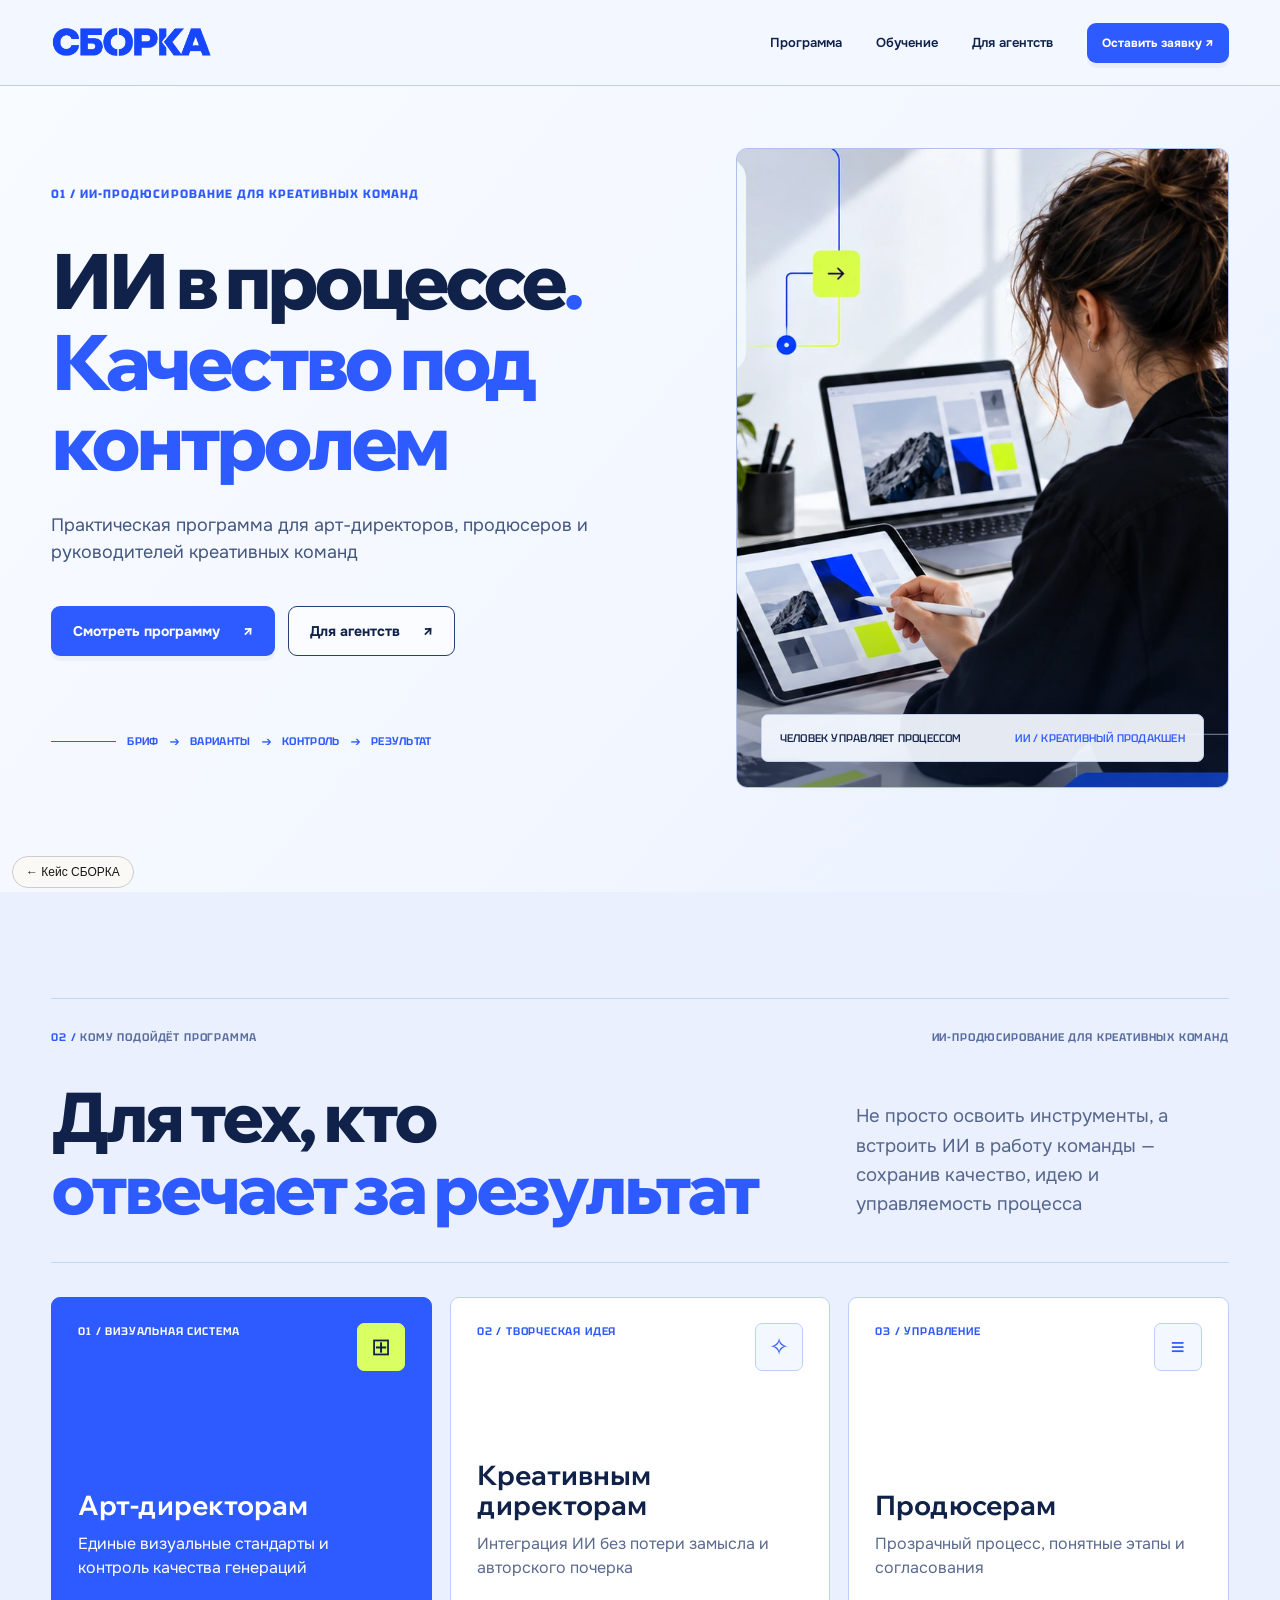
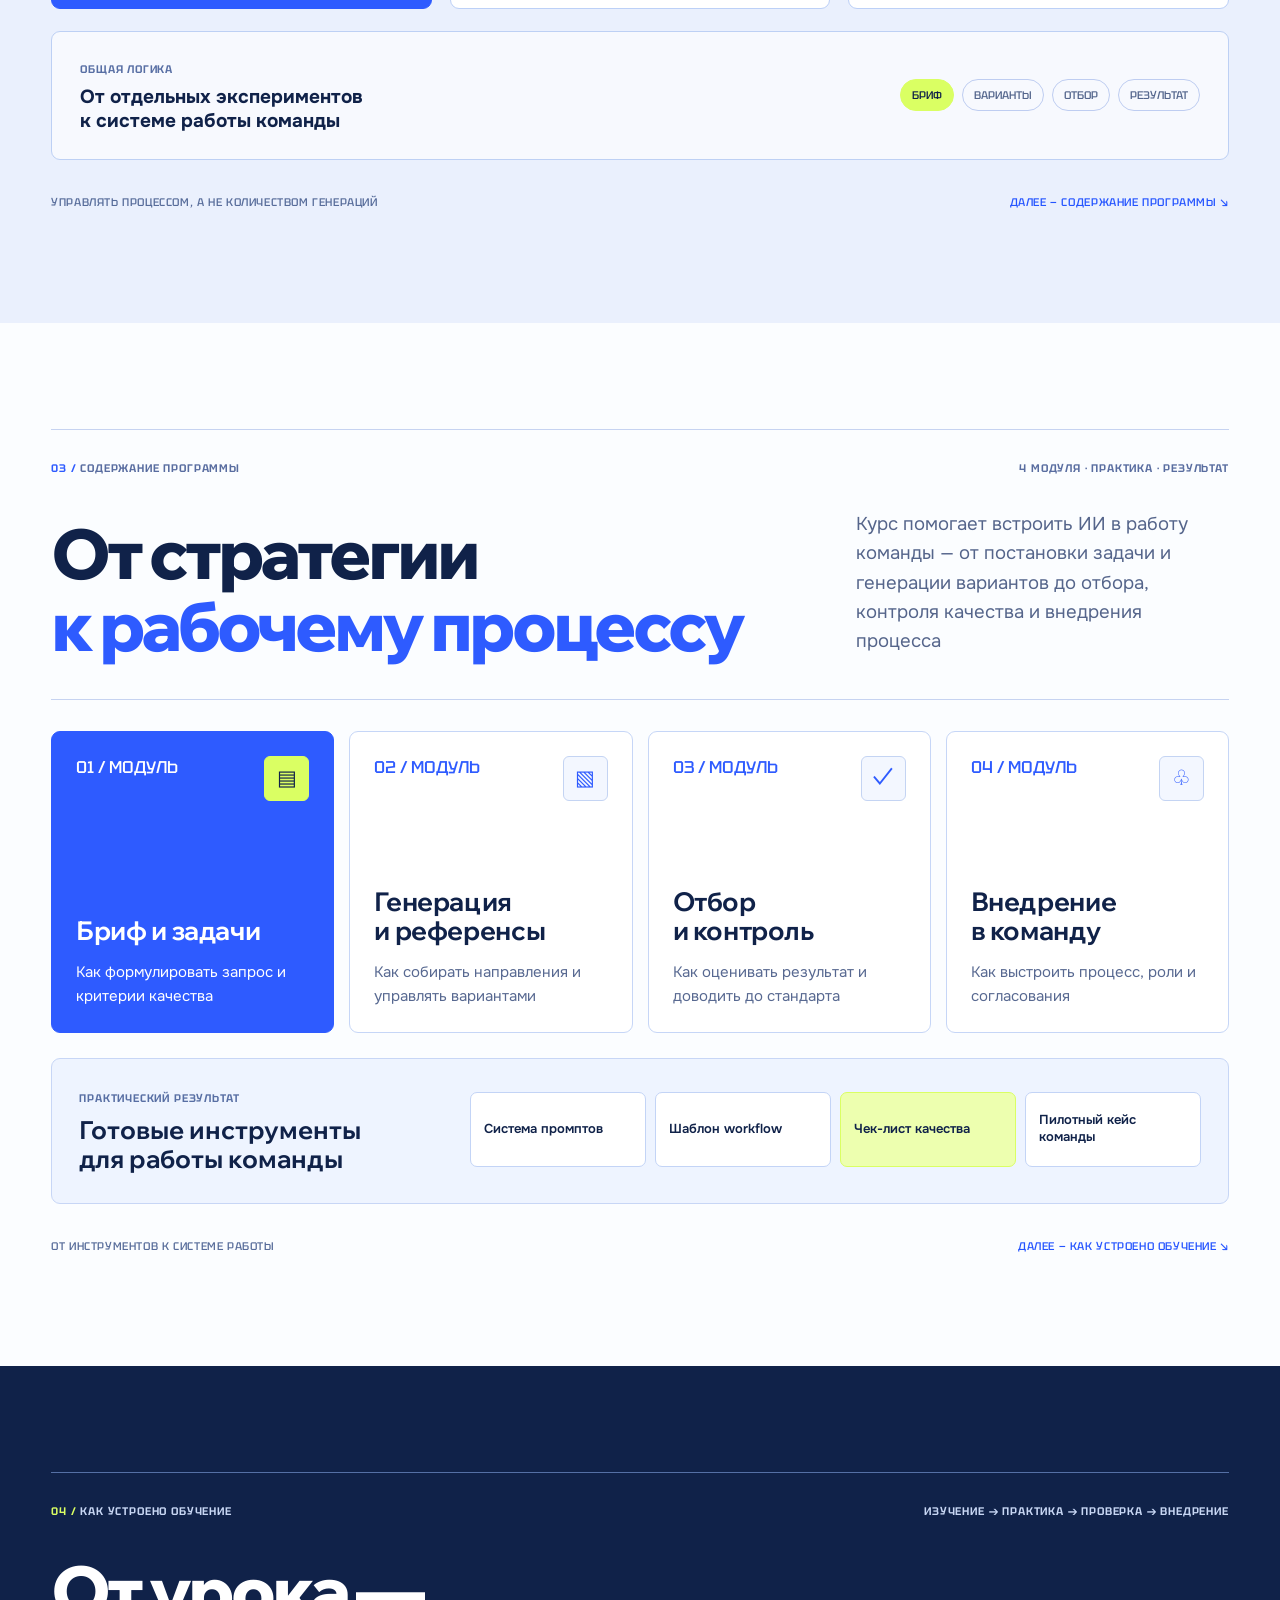
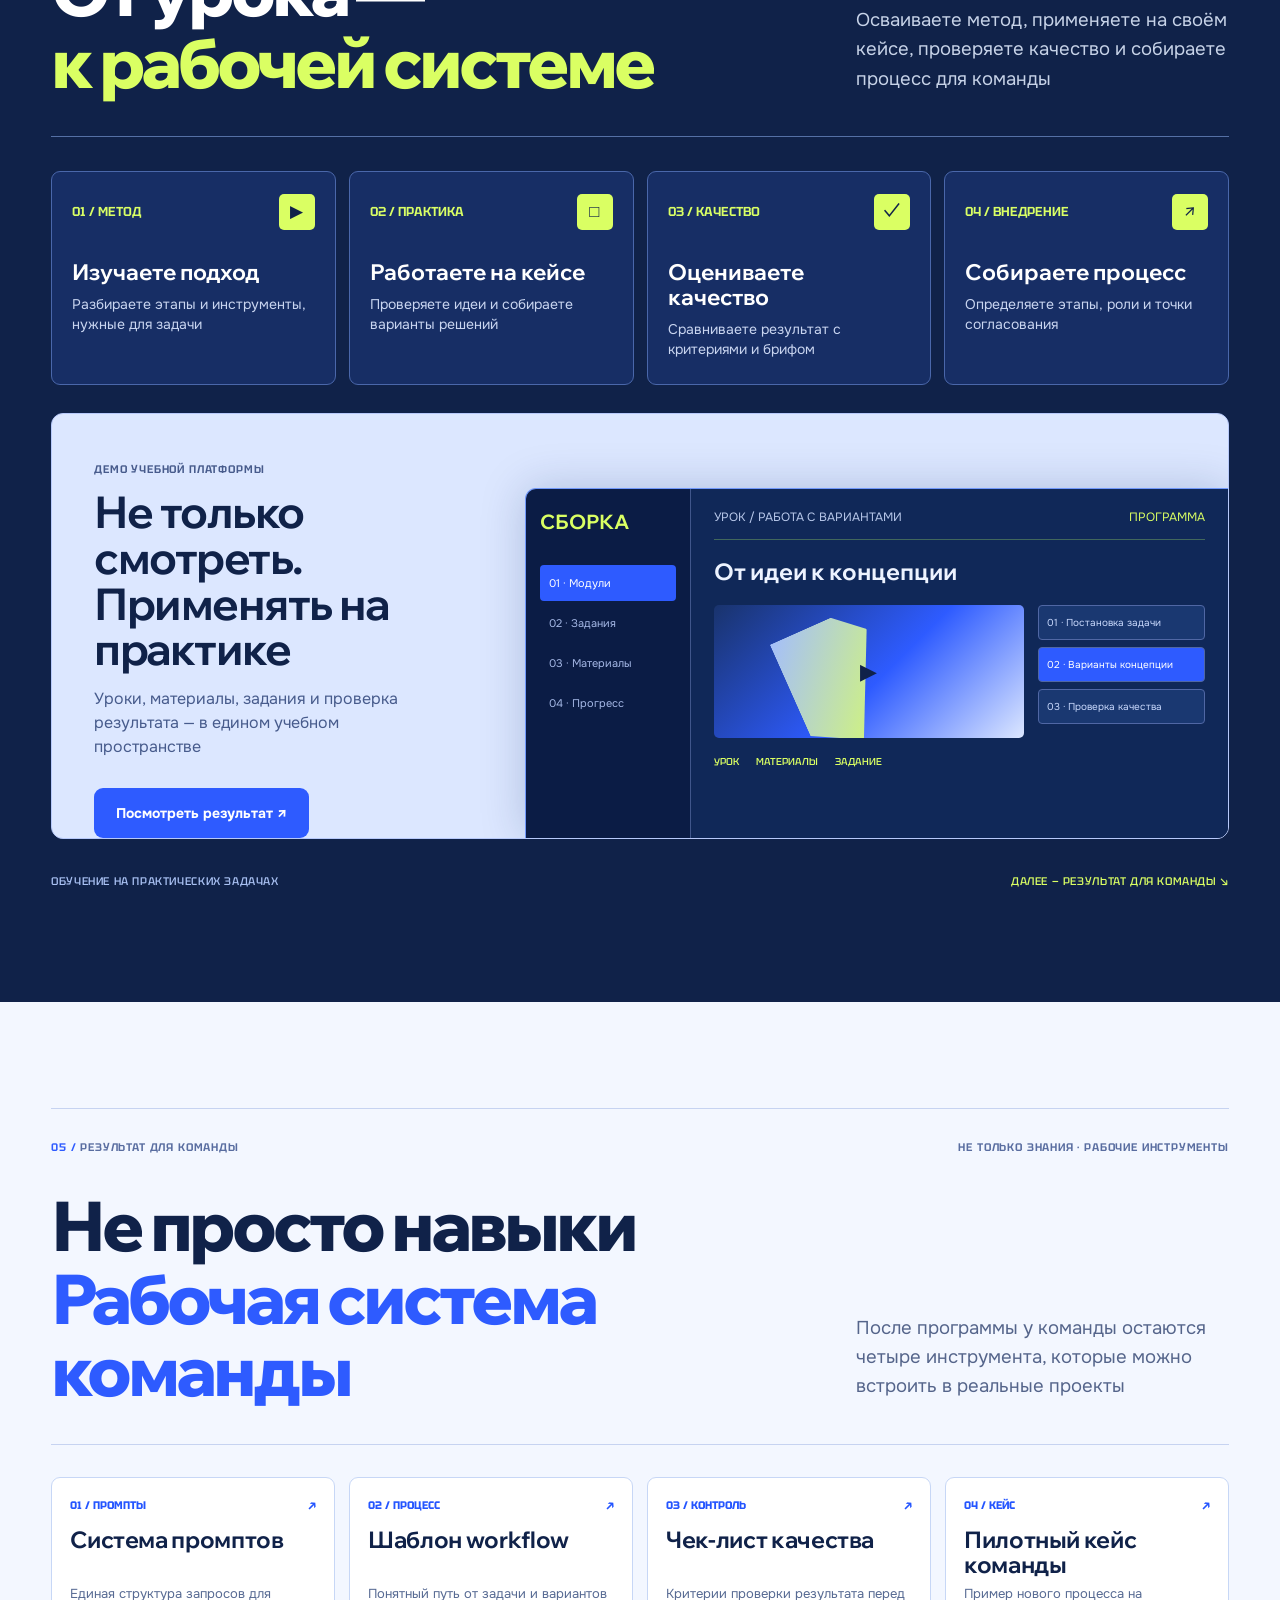
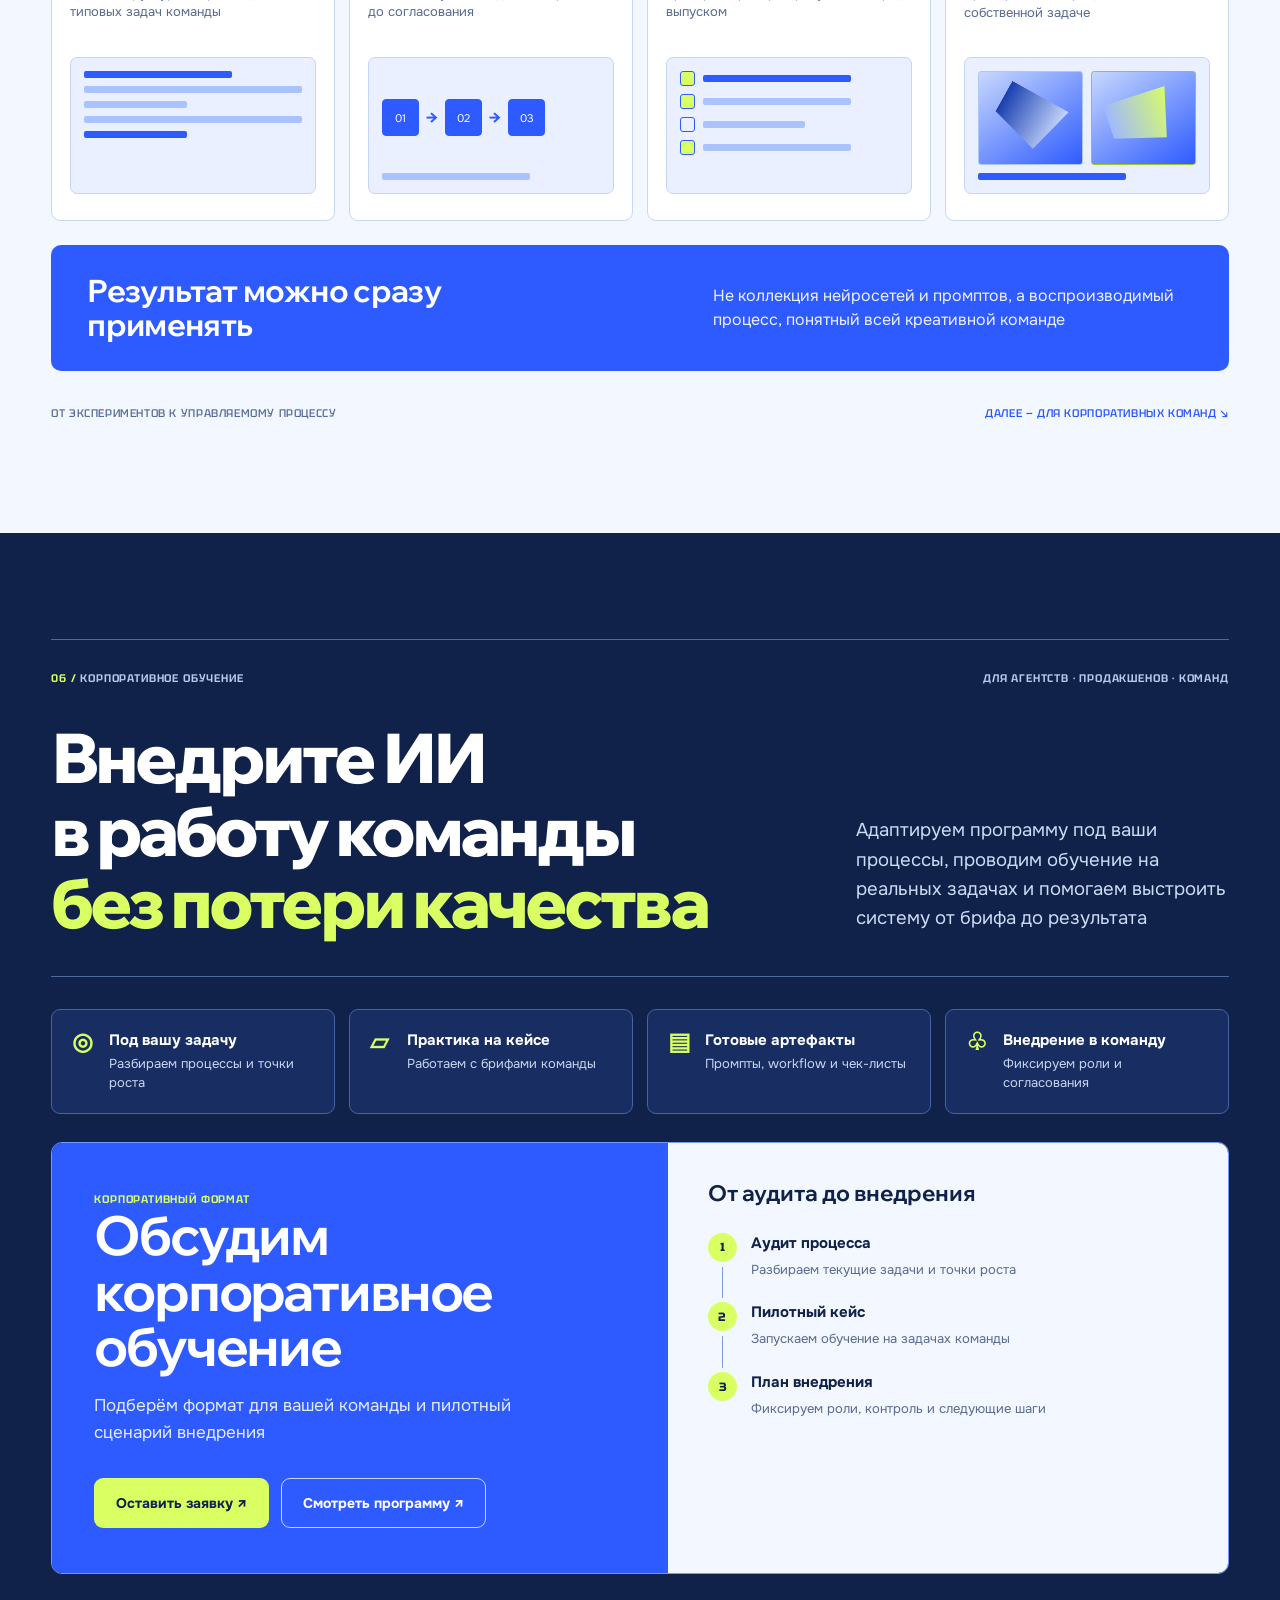
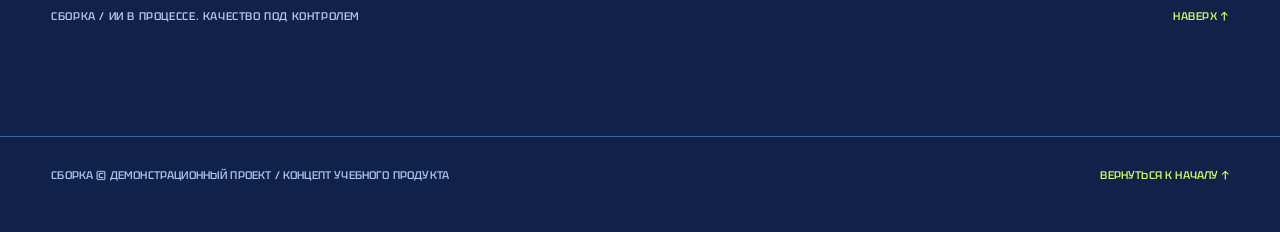
<file: projects--sborka--blue-landing--index.html>
<!doctype html>
<html lang="ru">
<head>
  <meta charset="utf-8">
  <meta name="viewport" content="width=device-width, initial-scale=1">
  <meta name="theme-color" content="#F3F7FF">
  <meta name="description" content="СБОРКА — демонстрационный лендинг курса по ИИ-продюсированию для креативных команд">
  <title>СБОРКА — Электрический интеллект / ИИ в процессе</title>
  
  
  <link rel="stylesheet" href="projects--sborka--blue-landing--fonts.css">
  <style>
    :root{--base:#071D1C;--dark:#092623;--card:#0B312C;--card2:#103D35;--mint:#B7F3D9;--mint2:#27C79B;--text:#F1F7F4;--soft:#B2D1C7;--line:#325A52;--muted:#83B0A2;--container:1328px;--side:clamp(22px,4vw,64px);--display:'Play','Golos Text',Arial,sans-serif;--body:'Golos Text',Arial,sans-serif;--mono:'IBM Plex Mono',monospace}
    *,*::before,*::after{box-sizing:border-box}html{scroll-behavior:smooth;scroll-padding-top:90px}body{margin:0;background:var(--base);color:var(--text);font-family:var(--body);-webkit-font-smoothing:antialiased}body.modal-open{overflow:hidden}button,input,textarea{font:inherit}button{cursor:pointer}a{color:inherit;text-decoration:none}img{max-width:100%;display:block}svg{display:block}section{scroll-margin-top:80px}a:focus-visible,button:focus-visible,input:focus-visible,textarea:focus-visible{outline:3px solid var(--mint);outline-offset:4px}
    .container{width:min(var(--container),calc(100% - 2*var(--side)));margin:0 auto}.upper{font:500 11px/1.5 var(--mono);letter-spacing:.09em;text-transform:uppercase}.eyebrow{display:flex;align-items:center;justify-content:space-between;gap:24px;color:var(--soft)}.eyebrow .accent{color:var(--mint)}.section{padding:106px 0 112px;position:relative}.rule{height:1px;background:var(--line);width:100%}.section-intro{display:grid;grid-template-columns:minmax(0,2fr) minmax(260px,1fr);align-items:end;gap:60px;margin:34px 0 37px}.section-title{font:700 clamp(40px,5.4vw,78px)/1.03 var(--display);letter-spacing:-.047em;margin:0;max-width:890px}.section-title span{color:var(--mint)}.section-desc{font-size:clamp(16px,1.45vw,20px);line-height:1.58;color:var(--soft);max-width:410px;margin:0 0 5px}.meta{display:flex;align-items:center;justify-content:space-between;gap:20px;margin-top:34px;color:var(--muted);font:500 11px/1.5 var(--mono);letter-spacing:.055em;text-transform:uppercase}.meta a{color:var(--mint);white-space:nowrap}.meta a:hover{color:white}.btn{border:1px solid transparent;border-radius:7px;min-height:50px;display:inline-flex;align-items:center;justify-content:center;gap:23px;font-weight:700;font-size:14px;padding:13px 21px;transition:transform .2s,background .2s,color .2s}.btn:hover{transform:translateY(-2px)}.btn.primary{background:var(--mint);color:var(--base)}.btn.primary:hover{background:#D5FFED}.btn.secondary{border-color:#80B2A4;color:var(--text);background:transparent}.btn.secondary:hover{border-color:var(--mint);background:#133C36}.btn.ink{background:var(--base);color:var(--mint)}.btn.ink:hover{background:#18453F}.btn:active{transform:translateY(0)}
    .site-header{height:86px;position:sticky;top:0;z-index:20;background:#071D1CEB;backdrop-filter:blur(16px);-webkit-backdrop-filter:blur(16px);border-bottom:1px solid #456B605E}.header-inner{height:100%;display:flex;align-items:center;justify-content:space-between;gap:30px}.brand{display:inline-flex;align-items:center;flex:0 0 auto}.brand img{width:157px;height:auto}.nav{display:flex;align-items:center;gap:34px;font-size:13px;font-weight:600}.nav a:not(.btn){transition:color .2s}.nav a:not(.btn):hover{color:var(--mint)}.nav .btn{min-height:40px;padding:10px 14px;font-size:12px}.menu-toggle{display:none;border:1px solid var(--line);border-radius:7px;width:44px;height:44px;background:transparent;color:var(--mint);font-size:21px;align-items:center;justify-content:center}
    .page-start{height:0;overflow:hidden;position:relative}
    /* 01 / HERO */
    .hero{padding:49px 0 80px;overflow:hidden}.hero-grid{display:grid;grid-template-columns:minmax(0,1.15fr) minmax(0,.85fr);gap:44px;align-items:stretch}.hero-left{padding:34px 0 40px;display:flex;flex-direction:column;justify-content:center;min-width:0}.hero-brow{font:500 12px var(--mono);color:var(--mint);letter-spacing:.085em;margin-bottom:38px}.hero h1{font:700 clamp(54px,6vw,100px)/1.015 var(--display);letter-spacing:-.061em;margin:0 0 30px;max-width:780px}.hero h1 .mint{color:var(--mint)}.hero p{font-size:clamp(16px,1.4vw,20px);line-height:1.55;color:var(--soft);max-width:570px;margin:0}.hero-actions{display:flex;gap:13px;flex-wrap:wrap;margin-top:39px}.hero-bottom{display:flex;gap:11px;align-items:center;margin-top:78px;color:var(--mint);font:500 11px var(--mono);letter-spacing:.03em}.hero-bottom .tiny-line{height:1px;width:65px;background:var(--mint2)}.hero-visual{position:relative;min-height:620px;isolation:isolate}.hero-photo{position:absolute;inset:0;overflow:hidden;border:1px solid #456B60;border-radius:10px;background:#14322C}.hero-photo img{height:100%;width:100%;object-fit:cover;object-position:55% 47%}.hero-photo::after{content:'';position:absolute;inset:0;background:linear-gradient(0deg,#071D1CB8 0%,transparent 34%,transparent 88%,#071D1C2B 100%);pointer-events:none}.photo-label{position:absolute;left:25px;bottom:26px;right:25px;background:#08241FEC;border:1px solid #6DA49388;border-radius:7px;padding:16px 18px;display:flex;justify-content:space-between;gap:15px;align-items:center;font:500 11px var(--mono);letter-spacing:.02em;z-index:2}.photo-label span:last-child{color:var(--mint)}.hero-corner{position:absolute;right:-12px;top:54px;width:44px;height:44px;border-radius:9px;background:var(--mint);z-index:3;display:grid;place-items:center;color:var(--base);font-size:23px;box-shadow:0 4px 35px #0003}
    /* 02 / AUDIENCES */
    .audiences{background:#092824}.audience-grid{display:grid;grid-template-columns:repeat(3,minmax(0,1fr));gap:18px;padding-top:34px}.audience{border:1px solid var(--line);background:#0B302B;border-radius:5px;min-height:312px;display:flex;flex-direction:column;justify-content:space-between;padding:25px 26px 27px;transition:border-color .25s,transform .25s}.audience:hover{border-color:#7DD8B8;transform:translateY(-3px)}.audience:nth-child(1){background:#103E36}.audience-top{display:flex;justify-content:space-between;align-items:start;color:var(--mint)}.audience-icon{width:48px;height:48px;border:1px solid #5A9883;border-radius:7px;display:grid;place-items:center;font:500 24px var(--mono)}.audience h3{font:700 clamp(23px,2.1vw,31px)/1.1 var(--display);margin:0 0 12px}.audience p{color:var(--soft);font-size:16px;line-height:1.52;max-width:310px;margin:0}.logic{border:1px solid var(--line);border-radius:5px;display:flex;justify-content:space-between;align-items:center;gap:20px;padding:25px 28px;margin-top:22px}.logic strong{display:block;font-size:19px;line-height:1.3;margin-top:7px;max-width:360px}.logic ol{display:flex;gap:8px;list-style:none;margin:0;padding:0;flex-wrap:wrap}.logic li{padding:8px 11px;border:1px solid var(--line);border-radius:30px;color:var(--soft);font:500 11px var(--mono)}.logic li:first-child{background:var(--mint);border-color:var(--mint);color:var(--base)}
    /* 03 / MODULES */
    .module-grid{display:grid;grid-template-columns:repeat(4,minmax(0,1fr));gap:15px;margin-top:31px}.module{border:1px solid var(--line);border-radius:5px;min-height:302px;padding:24px;display:flex;flex-direction:column;justify-content:space-between;background:#0A2925}.module-number{display:flex;align-items:flex-start;justify-content:space-between}.module-number .num{font:500 17px var(--mono);color:var(--mint)}.module-number .symbol{display:grid;place-items:center;width:45px;height:45px;border:1px solid #5E9888;border-radius:6px;color:var(--mint);font-size:21px}.module h3{font:700 clamp(22px,2vw,29px)/1.14 var(--display);margin:0 0 16px;letter-spacing:-.015em}.module p{font-size:15px;line-height:1.55;color:var(--soft);margin:0;max-width:260px}.deliverables{margin-top:25px;border:1px solid var(--line);padding:27px 27px 30px;border-radius:5px;display:grid;grid-template-columns:1.1fr 2.2fr;align-items:center;gap:25px}.deliverables h3{font:700 25px/1.16 var(--display);margin:8px 0 0}.deliverable-tags{display:grid;grid-template-columns:repeat(4,1fr);gap:9px}.deliverable-tags span{border:1px solid #3B6D5F;border-radius:5px;padding:17px 13px;color:var(--mint);font-size:13px;line-height:1.3;min-height:75px;display:flex;align-items:center}
    /* 04 / LEARNING */
    .steps{display:grid;grid-template-columns:repeat(4,1fr);gap:13px;margin-top:34px}.step{padding:22px 20px 25px;border-radius:5px;background:#103931;border:1px solid #477264;min-height:213px;position:relative}.step-head{display:flex;align-items:center;justify-content:space-between}.step-no{font:600 13px var(--mono);color:var(--mint)}.step-icon{background:#B7F3D9;color:var(--base);width:36px;height:36px;border-radius:5px;display:grid;place-items:center;font-size:17px}.step h3{font:700 22px/1.13 var(--display);margin:30px 0 9px;max-width:230px}.step p{font-size:14px;line-height:1.45;color:var(--soft);margin:0}.learning-demo{background:var(--mint);color:#071D1C;border-radius:8px;margin-top:28px;display:grid;grid-template-columns: .85fr 1.5fr;gap:32px;align-items:center;overflow:hidden;padding:43px 0 0 42px;min-height:410px}.learning-demo h3{font:700 clamp(31px,3.4vw,50px)/1.05 var(--display);letter-spacing:-.035em;margin:11px 0 15px;max-width:340px}.learning-demo p{max-width:325px;font-size:16px;line-height:1.5;margin:0 0 29px;color:#315D52}.learning-demo .small-top{color:#315D52}.platform{height:350px;display:grid;grid-template-columns:165px minmax(0,1fr);background:#08241F;color:var(--text);border:1px solid #569987;border-bottom:0;border-right:0;border-radius:11px 0 0 0;box-shadow:0 0 45px #07251B44;min-width:0;align-self:end;overflow:hidden}.platform aside{border-right:1px solid #426B5F;padding:20px 14px;font-size:11px;color:#8CB9AB}.platform aside b{display:block;color:var(--mint);font:700 20px var(--display);margin-bottom:31px}.platform aside span{display:block;padding:11px 9px;border-radius:4px;margin-top:4px}.platform aside span:first-of-type{background:#16483F;color:var(--mint)}.platform main{min-width:0;padding:20px 23px}.platform .lesson-top{display:flex;align-items:center;justify-content:space-between;border-bottom:1px solid #41675C;padding-bottom:14px;font-size:12px}.platform .lesson-title{font:700 23px var(--display);margin-top:17px}.platform .lesson-body{margin-top:19px;display:grid;grid-template-columns:1.4fr .75fr;gap:14px}.platform .preview-art{height:133px;border-radius:5px;background:linear-gradient(132deg,#19352F,#26735D);position:relative;overflow:hidden}.platform .preview-art::before{content:'';width:95px;height:125px;position:absolute;top:15px;left:25%;transform:rotate(-24deg);background:linear-gradient(130deg,#C5FFE3,#65CFAC);clip-path:polygon(0 0,70% 0,100% 20%,50% 100%,0 80%);box-shadow:5px 9px 20px #000}.platform .preview-art::after{content:'▶';position:absolute;inset:0;display:grid;place-items:center;color:#071D1C;font-size:22px}.platform .lesson-list{display:flex;flex-direction:column;gap:7px}.platform .lesson-list span{background:#153A34;border:1px solid #3C7060;border-radius:4px;padding:10px 8px;font-size:10px;color:#B5E3D1}.platform .lesson-list span:nth-child(2){background:#237A62;color:white}.platform .tabs{display:flex;gap:17px;margin-top:17px;font:500 10px var(--mono);color:#B7F3D9}
    /* 05 / RESULT */
    .outcome-grid{display:grid;grid-template-columns:repeat(4,minmax(0,1fr));gap:14px;margin-top:32px}.outcome-card{background:#0D322C;border:1px solid #41695D;border-radius:5px;padding:20px 18px;min-width:0;min-height:344px}.outcome-head{color:var(--mint);font:500 11px var(--mono);display:flex;justify-content:space-between;align-items:center}.outcome-card h3{font:700 23px/1.1 var(--display);letter-spacing:-.015em;margin:15px 0 8px;min-height:50px}.outcome-card p{font-size:13px;line-height:1.4;color:var(--soft);margin:0 0 18px;min-height:54px}.artifact{height:137px;border:1px solid #65A88E;border-radius:5px;background:#09251F;padding:13px;display:flex;flex-direction:column;gap:8px;overflow:hidden}.artifact .bar{height:7px;border-radius:2px;background:#357363}.artifact .bar.light{background:#B7F3D9}.artifact .bar.short{width:47%}.artifact .bar.medium{width:68%}.artifact .line-row{display:flex;align-items:center;gap:8px}.artifact .checkbox{border:1px solid #A9EED1;border-radius:3px;width:15px;height:15px;flex-shrink:0}.artifact .checkbox.checked{background:#9EECCD}.artifact .nodes{display:flex;gap:7px;align-items:center;margin:auto 0}.artifact .nodes i{border:1px solid #77C8AA;background:#1A6655;border-radius:4px;width:37px;height:37px;display:grid;place-items:center;color:#B7F3D9;font-style:normal;font-size:11px}.artifact .nodes b{color:#B7F3D9}.artifact .visual-pair{display:flex;gap:8px;flex:1}.artifact .visual-pair span{flex:1;position:relative;border-radius:3px;background:linear-gradient(145deg,#254C42,#0A2823);border:1px solid #537C71;overflow:hidden}.artifact .visual-pair span::after{content:'';position:absolute;inset:23% 17%;transform:rotate(29deg);background:linear-gradient(90deg,#94DCC2,#28B88F);clip-path:polygon(0 0,95% 0,75% 100%,0 70%)}.artifact .visual-pair span:last-child::after{background:linear-gradient(90deg,#58B5AA,#C9F9DC);transform:rotate(-18deg)}.artifact .visual-pair span:last-child{border-color:#B7F3D9}.benefit{margin-top:24px;display:flex;justify-content:space-between;align-items:center;gap:36px;background:var(--mint);color:#071D1C;border-radius:6px;padding:29px 36px}.benefit h3{font:700 31px/1.1 var(--display);letter-spacing:-.02em;margin:0;max-width:520px}.benefit p{color:#2D6050;font-size:16px;line-height:1.52;margin:0;max-width:480px}
    /* 06 / CTA */
    .corporate{background:#092824}.corporate-features{display:grid;grid-template-columns:repeat(4,minmax(0,1fr));gap:14px;margin-top:32px}.corp-feature{display:flex;gap:13px;align-items:flex-start;border:1px solid #365D52;background:#0D322C;padding:20px;border-radius:5px}.corp-symbol{color:var(--mint);font-size:24px;font-weight:700;line-height:1;flex:0 0 24px}.corp-feature strong{display:block;font-size:15px;line-height:1.35;margin-bottom:5px}.corp-feature p{font-size:13px;line-height:1.45;margin:0;color:var(--soft)}.closing-panel>div{min-width:0}.closing-panel{margin-top:28px;border:1px solid #5F9988;border-radius:7px;display:grid;grid-template-columns:1.1fr 1fr;overflow:hidden}.closing-left{background:var(--mint);color:var(--base);padding:44px 42px 45px}.closing-left h3{font:700 clamp(35px,4.2vw,60px)/1.04 var(--display);letter-spacing:-.04em;margin:0 0 18px;max-width:490px}.closing-left p{color:#2F5E52;line-height:1.54;font-size:17px;max-width:485px;margin:0}.closing-actions{display:flex;flex-wrap:wrap;gap:12px;margin-top:32px}.closing-right{padding:36px 40px;background:#0A322B}.closing-right h4{font:700 22px var(--display);margin:0 0 26px}.corporate-flow{list-style:none;margin:0;padding:0}.corporate-flow li{display:flex;gap:14px;padding-bottom:23px;position:relative}.corporate-flow li:not(:last-child):before{content:'';position:absolute;left:14px;top:34px;bottom:4px;width:1px;background:#4E9D81}.corporate-flow .bubble{background:#B7F3D9;color:#071D1C;flex:0 0 29px;width:29px;height:29px;border-radius:50%;display:grid;place-items:center;font:700 12px var(--mono)}.corporate-flow strong{display:block;font-size:15px;margin-bottom:5px}.corporate-flow small{font-size:13px;line-height:1.45;color:var(--soft)}.site-footer{border-top:1px solid var(--line);padding:29px 0 48px;color:var(--muted);font:500 11px/1.65 var(--mono);letter-spacing:.015em}.foot-row{display:flex;align-items:center;justify-content:space-between;gap:20px}.foot-row a{color:var(--mint)}
    dialog{border:1px solid #6CA690;border-radius:11px;padding:0;background:#0B2925;color:var(--text);max-width:min(510px,calc(100vw - 30px));width:100%;box-shadow:0 25px 90px #000A}dialog::backdrop{background:#000B;backdrop-filter:blur(3px)}.dialog-inside{padding:31px}.dialog-title{display:flex;justify-content:space-between;align-items:start;gap:20px}.dialog-title h3{font:700 31px var(--display);margin:0 0 8px}.dialog-title button{border:1px solid var(--line);background:transparent;color:var(--mint);border-radius:5px;width:38px;height:38px;font-size:23px}.dialog-inside p{font-size:14px;color:var(--soft);line-height:1.5;margin:0 0 20px}.demo-form{display:grid;gap:14px}.demo-form label{font:500 12px var(--mono);color:var(--mint);display:grid;gap:8px}.demo-form input,.demo-form textarea{width:100%;background:#153B34;border:1px solid #567B6E;color:var(--text);padding:12px;border-radius:5px;font:400 15px var(--body)}.demo-form textarea{min-height:96px;resize:vertical}.demo-note{font-size:12px;color:#B7F3D9;margin:0}.notice{display:none;border:1px solid #8ACDB7;border-radius:5px;padding:12px;color:#B7F3D9;font-size:13px;line-height:1.5}.notice.show{display:block}
    @media(max-width:1100px){.section{padding:78px 0}.hero-grid{gap:22px;grid-template-columns:1.06fr .94fr}.hero h1{font-size:clamp(54px,6vw,82px)}.hero-visual{min-height:540px}.module-grid,.steps,.outcome-grid{grid-template-columns:repeat(2,minmax(0,1fr))}.corporate-features{grid-template-columns:repeat(2,minmax(0,1fr))}.module{min-height:265px}.section-intro{gap:30px}.deliverables{grid-template-columns:1fr}.learning-demo{gap:15px}.platform{grid-template-columns:125px 1fr}}
    @media(max-width:760px){:root{--side:22px}.site-header{height:72px}.brand img{width:135px}.menu-toggle{display:flex}.nav{display:none;position:absolute;top:71px;left:0;right:0;background:#092B25;border-bottom:1px solid var(--line);padding:23px var(--side) 26px;flex-direction:column;align-items:stretch;gap:18px}.nav.open{display:flex}.nav .btn{justify-content:center}.section{padding:68px 0 78px}.hero{padding:28px 0 61px}.hero-grid{display:flex;flex-direction:column;gap:18px}.hero-left{padding:19px 0 5px}.hero-brow{margin-bottom:24px;font-size:10px}.hero h1{font-size:clamp(44px,10vw,74px);letter-spacing:-.05em;margin-bottom:20px}.hero p{font-size:16px}.hero-actions{margin-top:27px}.hero-bottom{margin-top:28px;font-size:10px}.hero-visual{min-height:390px}.hero-photo img{object-position:center 38%}.hero-corner{right:11px;top:16px;width:35px;height:35px}.photo-label{left:15px;right:15px;bottom:15px;font-size:10px;padding:13px}.eyebrow{font-size:9px;align-items:flex-start}.eyebrow>span:last-child{display:none}.section-intro{grid-template-columns:1fr;gap:17px;margin:22px 0 27px}.section-title{font-size:clamp(39px,9vw,65px)}.section-desc{font-size:16px}.audience-grid{grid-template-columns:1fr;margin-top:0;gap:11px}.audience{min-height:205px;padding:20px}.audience h3{font-size:27px}.logic{padding:20px;align-items:flex-start;flex-direction:column}.logic ol{gap:6px}.module-grid,.steps,.outcome-grid,.corporate-features{grid-template-columns:1fr}.module{min-height:215px}.module h3{font-size:28px}.deliverable-tags{grid-template-columns:repeat(2,1fr)}.deliverables{padding:20px}.learning-demo{grid-template-columns:1fr;padding:29px 0 0 25px;gap:24px}.learning-demo h3{font-size:35px}.learning-demo p{padding-right:24px}.platform{height:300px;grid-template-columns:98px 1fr}.platform aside{padding:12px 7px}.platform aside b{font-size:14px}.platform aside span{font-size:9px;padding:9px 3px}.platform main{padding:15px 12px}.platform .lesson-top{font-size:9px}.platform .lesson-title{font-size:19px}.platform .lesson-body{grid-template-columns:1fr}.platform .lesson-list{display:none}.platform .preview-art{height:124px}.outcome-card{min-height:295px}.outcome-card h3,.outcome-card p{min-height:0}.artifact{height:128px}.benefit{padding:24px;flex-direction:column;align-items:flex-start;gap:12px}.benefit h3{font-size:28px}.closing-panel{grid-template-columns:1fr}.closing-left{padding:30px 24px}.closing-left h3{font-size:clamp(26px,8vw,39px);overflow-wrap:anywhere}.closing-right{padding:30px 24px}.meta{flex-direction:column;align-items:flex-start;margin-top:24px;gap:10px;font-size:10px}.meta a{white-space:normal}.foot-row{flex-direction:column;align-items:flex-start}.dialog-inside{padding:22px}}
    @media(min-width:500px) and (max-width:760px){.audience-grid{grid-template-columns:repeat(2,1fr)}.audience:nth-child(3){grid-column:1 / -1}.module-grid,.steps,.outcome-grid{grid-template-columns:repeat(2,1fr)}.hero-visual{min-height:460px}.hero-photo img{object-position:center 41%}}
    @media(prefers-reduced-motion:reduce){html{scroll-behavior:auto}*,*::before,*::after{transition-duration:0s!important;animation-duration:0s!important}}

/* ===============================================================
   ELECTRIC INTELLIGENCE — approved concept 01 of СБОРКА
   Brand: #2E5BFF / #102249 / #F3F7FF / #DAFF63
   This system is deliberately more editorial and energetic than
   the dark Digital Laboratory variant, while keeping identical content.
   =============================================================== */
:root{
  --base:#F3F7FF; --dark:#102249; --card:#FFFFFF; --card2:#E7EEFC;
  --mint:#2E5BFF; --mint2:#DAFF63; --text:#102249; --soft:#51638D;
  --line:#C7D5F4; --muted:#586FA4;
  --display:'Wix Madefor Display','Onest',Arial,sans-serif;
  --body:'Onest',Arial,sans-serif;
  --mono:'Tektur','Onest',monospace;
}
body{background:var(--base);color:var(--text)}
a:focus-visible,button:focus-visible,input:focus-visible,textarea:focus-visible{outline-color:#2E5BFF}
.section-title{font-weight:800;letter-spacing:-.058em;line-height:1.05}
.section-title span{color:#2E5BFF}
.section-desc{color:#55658B}
.upper{font-weight:600;letter-spacing:.075em}
.eyebrow{color:#596DA0}.eyebrow .accent{color:#2E5BFF}
.meta{color:#576C9A}.meta a{color:#2454FF}.meta a:hover{color:#102249}
.rule{background:#C6D3F1}
.btn{border-radius:9px;font-weight:700}
.btn.primary{background:#2E5BFF;color:#FFFFFF;box-shadow:0 5px 0 #1022490A}
.btn.primary:hover{background:#1546EF}
.btn.secondary{border-color:#24416F;color:#102249;background:#FFFFFFA1}
.btn.secondary:hover{border-color:#2E5BFF;color:#2E5BFF;background:#F7FAFF}
.btn.ink{background:#102249;color:#FFFFFF}
.btn.ink:hover{background:#24469B}
.site-header{background:#F3F7FFEA;border-bottom-color:#C2D0EE;height:86px}
.brand img{width:162px}
.nav a:not(.btn):hover{color:#2E5BFF}
.menu-toggle{color:#2E5BFF;border-color:#C7D5F4;background:white}

/* 01 / A white editorial hero. Bright headline, photo, and lime markers. */
.hero{padding-top:62px;padding-bottom:104px;background:linear-gradient(130deg,#F8FBFF 0%,#F3F7FF 55%,#E9F0FF 100%)}
.hero-grid{grid-template-columns:minmax(0,1.13fr) minmax(0,.87fr);gap:44px}
.hero-left{padding-top:38px}
.hero-brow{color:#2E5BFF;font-weight:700}
.hero h1{font-size:clamp(54px,6.05vw,101px);letter-spacing:-.065em;font-weight:800;line-height:1.04}
.hero h1 .mint{color:#2E5BFF}
.hero p{color:#43567F}
.hero-bottom{color:#2E5BFF;font-weight:600}
.hero-bottom .tiny-line{background:#2E5BFF}
.hero-photo{border:1px solid #AFC1EB;border-radius:11px;background:#DFE7F6}
.hero-photo img{object-position:center 43%;filter:saturate(1.04)}
.hero-photo::after{background:linear-gradient(0deg,#10224973 0%,transparent 34%)}
.photo-label{background:#F3F7FFF0;color:#102249;border-color:#C2D0EE;box-shadow:0 10px 26px #10224916}
.photo-label span:last-child{color:#2E5BFF}
.hero-corner{display:none} /* same lime marker is already incorporated in the approved photo */

/* 02 / A pale, airy grid with a bold active-card state. */
.audiences{background:#EAF0FD}
.audience{border:1px solid #BCD0F7;background:#FFFFFF;border-radius:9px}
.audience:hover{border-color:#2E5BFF;box-shadow:0 8px 21px #10224910}
.audience:nth-child(1){background:#2E5BFF;border-color:#2E5BFF;color:#FFFFFF}
.audience:nth-child(1) h3,.audience:nth-child(1) p{color:#FFFFFF}
.audience:nth-child(1) .audience-top{color:#FFFFFF}
.audience:nth-child(1) .audience-icon{background:#DAFF63;color:#102249;border-color:#DAFF63}
.audience-top{color:#2E5BFF}
.audience-icon{color:#2E5BFF;border-color:#BCD0F7;background:#F3F7FF}
.audience p{color:#5A6A8D}
.logic{background:#FFFFFFA6;border-color:#BDD0F4;border-radius:9px}
.logic li{border-color:#BECDF1;color:#53658C}
.logic li:first-child{background:#DAFF63;color:#102249;border-color:#DAFF63}

/* 03 / Bright and professional, not a second set of dark cards. */
#program{background:#FBFDFF}
.module{background:#FFFFFF;border-color:#C6D6F7;border-radius:9px}
.module:first-child{background:#2E5BFF;color:#FFFFFF;border-color:#2E5BFF}
.module-number .num{color:#2E5BFF}
.module-number .symbol{color:#2E5BFF;border-color:#C4D4F3;background:#F3F7FF}
.module:first-child .num,.module:first-child p{color:white}
.module:first-child .symbol{background:#DAFF63;border-color:#DAFF63;color:#102249}
.module p{color:#586991}
.deliverables{background:#EEF4FF;border-color:#C7D6F6;border-radius:9px}
.deliverable-tags span{background:#FFFFFF;border-color:#C3D4F6;color:#102249;font-weight:600;border-radius:7px}
.deliverable-tags span:nth-child(3){border-color:#DAFF63;background:#EDFFAF}

/* 04 / Midnight-blue break gives the light system visual rhythm. */
#learning{background:#102249;--text:#FFFFFF;--soft:#C4D1EB;--line:#46618E;--muted:#A9BCE8;--mint:#DAFF63;color:#FFFFFF}
#learning .section-title span,#learning .eyebrow .accent,#learning .meta a{color:#DAFF63}
#learning .section-desc{color:#C7D3E8}
#learning .eyebrow{color:#C8D7F4}
#learning .rule{background:#5570A5}
#learning .meta{color:#AAC2F4}
#learning .step{background:#172E65;border-color:#4A67AA;border-radius:9px}
#learning .step-no{color:#D9FF65}
#learning .step-icon{background:#DAFF63;color:#102249}
#learning .step p{color:#C9D5F0}
.learning-demo{background:#DCE7FF;color:#102249;border:1px solid #B7C9FA;border-radius:12px;padding-top:43px}
.learning-demo .small-top,.learning-demo p{color:#475B8C}
.learning-demo .btn.ink{background:#2E5BFF;color:#FFFFFF}
.learning-demo .btn.ink:hover{background:#153FE0}
.platform{background:#0B1C45;color:#EDF3FF;border-color:#7199FB;box-shadow:0 0 45px #09265E35}
.platform aside{border-right-color:#40568B;color:#A5B8E6}
.platform aside b{color:#DAFF63}
.platform aside span:first-of-type{background:#2E5BFF;color:#FFFFFF}
.platform main{background:#102858}
.platform .lesson-top{color:#B9C9EB}
.platform .lesson-list span{background:#1A3871;border-color:#5067A4;color:#C8D8FC}
.platform .lesson-list span:nth-child(2){background:#2E5BFF;color:#FFFFFF}
.platform .tabs{color:#DAFF63}
.platform .preview-art{background:linear-gradient(135deg,#19336C,#2E5BFF 54%,#DCE7FF)}
.platform .preview-art::before{background:linear-gradient(130deg,#A5BFFA,#DAFF63)}
.platform .preview-art::after{color:#102249}

/* 05 / The four actual deliverables on tactile mini-surfaces. */
#result{background:#F3F7FF}
.outcome-card{background:#FFFFFF;border-color:#C7D7F6;border-radius:9px}
.outcome-head{color:#2455FF;font-weight:700}
.outcome-card p{color:#576A93}
.artifact{background:#EAF0FF;border-color:#C5D5F6;border-radius:7px}
.artifact .bar{background:#AAC3FE}
.artifact .bar.light{background:#2E5BFF}
.artifact .checkbox{border-color:#2E5BFF}
.artifact .checkbox.checked{background:#DAFF63;border-color:#2E5BFF}
.artifact .nodes i{background:#2E5BFF;color:#FFFFFF;border-color:#2E5BFF}
.artifact .nodes b{color:#2E5BFF}
.artifact .visual-pair span{background:linear-gradient(145deg,#C7D8FE,#2E5BFF);border-color:#AEC6FE}
.artifact .visual-pair span::after{background:linear-gradient(90deg,#183EAF,#D0DEFF)}
.artifact .visual-pair span:last-child::after{background:linear-gradient(90deg,#A0B8FF,#DAFF63)}
.artifact .visual-pair span:last-child{border-color:#A2CA23}
.benefit{background:#2E5BFF;color:#FFFFFF;border-radius:10px}
.benefit p{color:#ECF1FF}

/* 06 / The final conversion moment: navy, electric blue and acid lime. */
.corporate{background:#102249;color:#FFFFFF;--text:#FFFFFF;--soft:#C9D5ED;--line:#496393;--mint:#DAFF63;--muted:#AABDE0}
.corporate .rule{background:#506A9C}
.corporate .eyebrow{color:#B8C7EA}
.corporate .eyebrow .accent,.corporate .section-title span{color:#DAFF63}
.corporate .section-desc{color:#CDDCF5}
.corp-feature{background:#182E63;border-color:#4664A0;border-radius:9px}
.corp-symbol{color:#DAFF63}
.corp-feature p{color:#C9D5ED}
.closing-panel{border-color:#7599FA;border-radius:11px}
.closing-left{background:#2E5BFF;color:#FFFFFF}
.closing-left h3{color:#FFFFFF}
.closing-left p{color:#E4ECFF}
.closing-left .upper{color:#DAFF63}
.closing-left .btn.ink{background:#DAFF63;color:#102249}
.closing-left .btn.ink:hover{background:#EEFFAC}
.closing-left .btn:not(.ink){border-color:#C5D6FF!important;color:#FFFFFF!important;background:transparent!important}
.closing-right{background:#F3F7FF;color:#102249}
.closing-right h4{color:#102249}
.corporate-flow li:not(:last-child):before{background:#7F9CEA}
.corporate-flow .bubble{background:#DAFF63;color:#102249}
.corporate-flow small{color:#586B90}
.corporate .meta{color:#B9C9EF}
.corporate .meta a{color:#DAFF63}
.site-footer{background:#102249;color:#AEC4F5;border-top-color:#43639A}
.foot-row a{color:#DAFF63}

/* Form is a functioning but clearly labelled front-end demo. */
dialog{background:#FFFFFF;color:#102249;border-color:#B8C9F2}
dialog .dialog-title button{color:#2E5BFF;border-color:#BCCFF2}
dialog .dialog-inside p{color:#536689}
dialog .demo-form label{color:#234FD4}
dialog .demo-form input,dialog .demo-form textarea{background:#F3F7FF;border-color:#B8C9F2;color:#102249}
dialog .demo-note{color:#526A98}
dialog .notice{border-color:#2E5BFF;color:#102249;background:#EAF0FF}
@media(max-width:760px){
  .site-header{height:72px}.nav{background:#F3F7FF;border-bottom-color:#C4D3F1}
  .hero{padding-top:28px;padding-bottom:70px}.hero-photo img{object-position:center 30%}
  .hero-bottom{color:#2E5BFF}.audiences{background:#EAF0FD}
  .corporate{background:#102249}
  .meta{padding-bottom:5px}
}

  </style>
</head>
<body>
<div id="top" class="page-start" aria-hidden="true"></div>
<header class="site-header"><div class="container header-inner"><a class="brand" href="#top" aria-label="СБОРКА — наверх"><img src="[data-uri]" alt="СБОРКА"></a><button class="menu-toggle" id="menu-toggle" aria-label="Открыть меню" aria-expanded="false" aria-controls="nav">☰</button><nav class="nav" id="nav" aria-label="Основная навигация"><a href="#program">Программа</a><a href="#learning">Обучение</a><a href="#corporate">Для агентств</a><button type="button" class="btn primary" data-open-modal>Оставить заявку ↗</button></nav></div></header>
<main>
<section class="hero" id="hero" aria-label="Первый экран"><div class="container hero-grid"><div class="hero-left"><span class="hero-brow">01 / ИИ-ПРОДЮСИРОВАНИЕ ДЛЯ КРЕАТИВНЫХ КОМАНД</span><h1>ИИ в процессе<span class="mint">.<br>Качество под контролем</span></h1><p>Практическая программа для арт-директоров, продюсеров и руководителей креативных команд</p><div class="hero-actions"><a class="btn primary" href="#program">Смотреть программу <span aria-hidden="true">↗</span></a><a class="btn secondary" href="#corporate">Для агентств <span aria-hidden="true">↗</span></a></div><div class="hero-bottom"><span class="tiny-line"></span> БРИФ <span>→</span> ВАРИАНТЫ <span>→</span> КОНТРОЛЬ <span>→</span> РЕЗУЛЬТАТ</div></div><div class="hero-visual"><div class="hero-photo"><img src="[data-uri]" alt="Арт-директор работает над визуальными решениями на графическом планшете"></div><div class="hero-corner" aria-hidden="true">↗</div><div class="photo-label"><span>ЧЕЛОВЕК УПРАВЛЯЕТ ПРОЦЕССОМ</span><span>ИИ / КРЕАТИВНЫЙ ПРОДАКШЕН</span></div></div></div></section>
<section class="section audiences" id="audience"><div class="container"><div class="rule"></div><div class="eyebrow upper" style="margin-top:30px"><span><span class="accent">02 / </span> КОМУ ПОДОЙДЁТ ПРОГРАММА</span><span>ИИ-ПРОДЮСИРОВАНИЕ ДЛЯ КРЕАТИВНЫХ КОМАНД</span></div><div class="section-intro"><h2 class="section-title">Для тех, кто<br><span>отвечает за результат</span></h2><p class="section-desc">Не просто освоить инструменты, а встроить ИИ в работу команды — сохранив качество, идею и управляемость процесса</p></div><div class="rule"></div><div class="audience-grid"><article class="audience"><div class="audience-top"><span class="upper">01 / ВИЗУАЛЬНАЯ СИСТЕМА</span><span class="audience-icon" aria-hidden="true">⊞</span></div><div><h3>Арт-директорам</h3><p>Единые визуальные стандарты и контроль качества генераций</p></div></article><article class="audience"><div class="audience-top"><span class="upper">02 / ТВОРЧЕСКАЯ ИДЕЯ</span><span class="audience-icon" aria-hidden="true">✧</span></div><div><h3>Креативным<br>директорам</h3><p>Интеграция ИИ без потери замысла и авторского почерка</p></div></article><article class="audience"><div class="audience-top"><span class="upper">03 / УПРАВЛЕНИЕ</span><span class="audience-icon" aria-hidden="true">≡</span></div><div><h3>Продюсерам</h3><p>Прозрачный процесс, понятные этапы и согласования</p></div></article></div><div class="logic"><div><span class="upper" style="color:var(--muted)">ОБЩАЯ ЛОГИКА</span><strong>От отдельных экспериментов<br>к системе работы команды</strong></div><ol><li>БРИФ</li><li>ВАРИАНТЫ</li><li>ОТБОР</li><li>РЕЗУЛЬТАТ</li></ol></div><div class="meta"><span>УПРАВЛЯТЬ ПРОЦЕССОМ, А НЕ КОЛИЧЕСТВОМ ГЕНЕРАЦИЙ</span><a href="#program">ДАЛЕЕ — СОДЕРЖАНИЕ ПРОГРАММЫ ↘</a></div></div></section>
<section class="section" id="program"><div class="container"><div class="rule"></div><div class="eyebrow upper" style="margin-top:30px"><span><span class="accent">03 / </span> СОДЕРЖАНИЕ ПРОГРАММЫ</span><span>4 МОДУЛЯ · ПРАКТИКА · РЕЗУЛЬТАТ</span></div><div class="section-intro"><h2 class="section-title">От стратегии<br><span>к рабочему процессу</span></h2><p class="section-desc">Курс помогает встроить ИИ в работу команды — от постановки задачи и генерации вариантов до отбора, контроля качества и внедрения процесса</p></div><div class="rule"></div><div class="module-grid"><article class="module"><div class="module-number"><span class="num">01 / МОДУЛЬ</span><span class="symbol" aria-hidden="true">▤</span></div><div><h3>Бриф и задачи</h3><p>Как формулировать запрос и критерии качества</p></div></article><article class="module"><div class="module-number"><span class="num">02 / МОДУЛЬ</span><span class="symbol" aria-hidden="true">▧</span></div><div><h3>Генерация<br>и референсы</h3><p>Как собирать направления и управлять вариантами</p></div></article><article class="module"><div class="module-number"><span class="num">03 / МОДУЛЬ</span><span class="symbol" aria-hidden="true">✓</span></div><div><h3>Отбор<br>и контроль</h3><p>Как оценивать результат и доводить до стандарта</p></div></article><article class="module"><div class="module-number"><span class="num">04 / МОДУЛЬ</span><span class="symbol" aria-hidden="true">♧</span></div><div><h3>Внедрение<br>в команду</h3><p>Как выстроить процесс, роли и согласования</p></div></article></div><div class="deliverables"><div><span class="upper" style="color:var(--muted)">ПРАКТИЧЕСКИЙ РЕЗУЛЬТАТ</span><h3>Готовые инструменты<br>для работы команды</h3></div><div class="deliverable-tags"><span>Система промптов</span><span>Шаблон workflow</span><span>Чек-лист качества</span><span>Пилотный кейс команды</span></div></div><div class="meta"><span>ОТ ИНСТРУМЕНТОВ К СИСТЕМЕ РАБОТЫ</span><a href="#learning">ДАЛЕЕ — КАК УСТРОЕНО ОБУЧЕНИЕ ↘</a></div></div></section>
<section class="section" id="learning"><div class="container"><div class="rule"></div><div class="eyebrow upper" style="margin-top:30px"><span><span class="accent">04 / </span> КАК УСТРОЕНО ОБУЧЕНИЕ</span><span>ИЗУЧЕНИЕ → ПРАКТИКА → ПРОВЕРКА → ВНЕДРЕНИЕ</span></div><div class="section-intro"><h2 class="section-title">От урока —<br><span>к рабочей системе</span></h2><p class="section-desc">Осваиваете метод, применяете на своём кейсе, проверяете качество и собираете процесс для команды</p></div><div class="rule"></div><div class="steps"><article class="step"><div class="step-head"><span class="step-no">01 / МЕТОД</span><span class="step-icon">▶</span></div><h3>Изучаете подход</h3><p>Разбираете этапы и инструменты, нужные для задачи</p></article><article class="step"><div class="step-head"><span class="step-no">02 / ПРАКТИКА</span><span class="step-icon">□</span></div><h3>Работаете на кейсе</h3><p>Проверяете идеи и собираете варианты решений</p></article><article class="step"><div class="step-head"><span class="step-no">03 / КАЧЕСТВО</span><span class="step-icon">✓</span></div><h3>Оцениваете качество</h3><p>Сравниваете результат с критериями и брифом</p></article><article class="step"><div class="step-head"><span class="step-no">04 / ВНЕДРЕНИЕ</span><span class="step-icon">↗</span></div><h3>Собираете процесс</h3><p>Определяете этапы, роли и точки согласования</p></article></div><div class="learning-demo"><div class="demo-copy"><span class="upper small-top">ДЕМО УЧЕБНОЙ ПЛАТФОРМЫ</span><h3>Не только смотреть. Применять на практике</h3><p>Уроки, материалы, задания и проверка результата — в едином учебном пространстве</p><a class="btn ink" href="#result">Посмотреть результат ↗</a></div><div class="platform" aria-label="Демонстрационный интерфейс учебной платформы"><aside><b>СБОРКА</b><span>01 · Модули</span><span>02 · Задания</span><span>03 · Материалы</span><span>04 · Прогресс</span></aside><main><div class="lesson-top"><span>УРОК / РАБОТА С ВАРИАНТАМИ</span><span style="color:var(--mint)">ПРОГРАММА</span></div><div class="lesson-title">От идеи к концепции</div><div class="lesson-body"><div class="preview-art" role="img" aria-label="Абстрактная демонстрационная обложка урока"></div><div class="lesson-list"><span>01 · Постановка задачи</span><span>02 · Варианты концепции</span><span>03 · Проверка качества</span></div></div><div class="tabs"><span>УРОК</span><span>МАТЕРИАЛЫ</span><span>ЗАДАНИЕ</span></div></main></div></div><div class="meta"><span>ОБУЧЕНИЕ НА ПРАКТИЧЕСКИХ ЗАДАЧАХ</span><a href="#result">ДАЛЕЕ — РЕЗУЛЬТАТ ДЛЯ КОМАНДЫ ↘</a></div></div></section>
<section class="section" id="result"><div class="container"><div class="rule"></div><div class="eyebrow upper" style="margin-top:30px"><span><span class="accent">05 / </span> РЕЗУЛЬТАТ ДЛЯ КОМАНДЫ</span><span>НЕ ТОЛЬКО ЗНАНИЯ · РАБОЧИЕ ИНСТРУМЕНТЫ</span></div><div class="section-intro"><h2 class="section-title">Не просто навыки<br><span>Рабочая система команды</span></h2><p class="section-desc">После программы у команды остаются четыре инструмента, которые можно встроить в реальные проекты</p></div><div class="rule"></div><div class="outcome-grid"><article class="outcome-card"><div class="outcome-head"><span>01 / ПРОМПТЫ</span><span>↗</span></div><h3>Система промптов</h3><p>Единая структура запросов для типовых задач команды</p><div class="artifact" aria-label="Демонстрационная структура промпта"><div class="bar light medium"></div><div class="bar"></div><div class="bar short"></div><div class="bar"></div><div class="bar light short"></div></div></article><article class="outcome-card"><div class="outcome-head"><span>02 / ПРОЦЕСС</span><span>↗</span></div><h3>Шаблон workflow</h3><p>Понятный путь от задачи и вариантов до согласования</p><div class="artifact" aria-label="Схема этапов рабочего процесса"><div class="nodes"><i>01</i><b>→</b><i>02</i><b>→</b><i>03</i></div><div class="bar medium"></div></div></article><article class="outcome-card"><div class="outcome-head"><span>03 / КОНТРОЛЬ</span><span>↗</span></div><h3>Чек-лист качества</h3><p>Критерии проверки результата перед выпуском</p><div class="artifact" aria-label="Фрагмент чек-листа качества"><div class="line-row"><span class="checkbox checked"></span><span class="bar light medium"></span></div><div class="line-row"><span class="checkbox checked"></span><span class="bar medium"></span></div><div class="line-row"><span class="checkbox"></span><span class="bar short"></span></div><div class="line-row"><span class="checkbox checked"></span><span class="bar medium"></span></div></div></article><article class="outcome-card"><div class="outcome-head"><span>04 / КЕЙС</span><span>↗</span></div><h3>Пилотный кейс команды</h3><p>Пример нового процесса на собственной задаче</p><div class="artifact" aria-label="Сравнение двух визуальных решений"><div class="visual-pair"><span></span><span></span></div><div class="bar light medium"></div></div></article></div><div class="benefit"><h3>Результат можно сразу применять</h3><p>Не коллекция нейросетей и промптов, а воспроизводимый процесс, понятный всей креативной команде</p></div><div class="meta"><span>ОТ ЭКСПЕРИМЕНТОВ К УПРАВЛЯЕМОМУ ПРОЦЕССУ</span><a href="#corporate">ДАЛЕЕ — ДЛЯ КОРПОРАТИВНЫХ КОМАНД ↘</a></div></div></section>
<section class="section corporate" id="corporate"><div class="container"><div class="rule"></div><div class="eyebrow upper" style="margin-top:30px"><span><span class="accent">06 / </span> КОРПОРАТИВНОЕ ОБУЧЕНИЕ</span><span>ДЛЯ АГЕНТСТВ · ПРОДАКШЕНОВ · КОМАНД</span></div><div class="section-intro"><h2 class="section-title">Внедрите ИИ<br>в работу команды<br><span>без потери качества</span></h2><p class="section-desc">Адаптируем программу под ваши процессы, проводим обучение на реальных задачах и помогаем выстроить систему от брифа до результата</p></div><div class="rule"></div><div class="corporate-features"><div class="corp-feature"><span class="corp-symbol" aria-hidden="true">◎</span><div><strong>Под вашу задачу</strong><p>Разбираем процессы и точки роста</p></div></div><div class="corp-feature"><span class="corp-symbol" aria-hidden="true">▱</span><div><strong>Практика на кейсе</strong><p>Работаем с брифами команды</p></div></div><div class="corp-feature"><span class="corp-symbol" aria-hidden="true">▤</span><div><strong>Готовые артефакты</strong><p>Промпты, workflow и чек-листы</p></div></div><div class="corp-feature"><span class="corp-symbol" aria-hidden="true">♧</span><div><strong>Внедрение в команду</strong><p>Фиксируем роли и согласования</p></div></div></div><div class="closing-panel"><div class="closing-left"><span class="upper">КОРПОРАТИВНЫЙ ФОРМАТ</span><h3>Обсудим корпоративное обучение</h3><p>Подберём формат для вашей команды и пилотный сценарий внедрения</p><div class="closing-actions"><button class="btn ink" data-open-modal>Оставить заявку ↗</button><a class="btn" style="border-color:#527C6C;color:#071D1C;background:transparent" href="#program">Смотреть программу ↗</a></div></div><div class="closing-right"><h4>От аудита до внедрения</h4><ol class="corporate-flow"><li><span class="bubble">1</span><div><strong>Аудит процесса</strong><small>Разбираем текущие задачи и точки роста</small></div></li><li><span class="bubble">2</span><div><strong>Пилотный кейс</strong><small>Запускаем обучение на задачах команды</small></div></li><li><span class="bubble">3</span><div><strong>План внедрения</strong><small>Фиксируем роли, контроль и следующие шаги</small></div></li></ol></div></div><div class="meta"><span>СБОРКА / ИИ В ПРОЦЕССЕ. КАЧЕСТВО ПОД КОНТРОЛЕМ</span><a href="#top">НАВЕРХ ↑</a></div></div></section>
</main>
<footer class="site-footer"><div class="container foot-row"><span>СБОРКА © ДЕМОНСТРАЦИОННЫЙ ПРОЕКТ / КОНЦЕПТ УЧЕБНОГО ПРОДУКТА</span><a href="#top">ВЕРНУТЬСЯ К НАЧАЛУ ↑</a></div></footer>
<dialog id="leadDialog" aria-labelledby="modalHeading"><div class="dialog-inside"><div class="dialog-title"><h3 id="modalHeading">Обсудить обучение</h3><button type="button" id="close-modal" aria-label="Закрыть окно">×</button></div><p>Демонстрационная форма заявки для портфолио. Данные не отправляются и не сохраняются.</p><form id="lead-form" class="demo-form"><label>Ваше имя<input type="text" name="name" placeholder="Как к вам обращаться" required maxlength="100"></label><label>Рабочая почта<input type="email" name="email" placeholder="name@company.com" required maxlength="180"></label><label>Задача команды<textarea name="task" placeholder="Что хотите внедрить в процесс?" maxlength="1500"></textarea></label><button type="submit" class="btn primary">Посмотреть демо-ответ ↗</button><p class="demo-note">Это концептуальная демонстрация интерфейса, не форма реальной записи на курс.</p><div id="form-notice" class="notice" role="status">Демо-форма работает. Данные никуда не отправлены: для реального проекта потребуется подключить обработчик заявок.</div></form></div></dialog>
<script>
(()=>{const menu=document.getElementById('nav'),toggle=document.getElementById('menu-toggle');toggle.addEventListener('click',()=>{const open=menu.classList.toggle('open');toggle.setAttribute('aria-expanded',String(open));toggle.setAttribute('aria-label',open?'Закрыть меню':'Открыть меню');toggle.textContent=open?'×':'☰'});menu.querySelectorAll('a').forEach(a=>a.addEventListener('click',()=>{menu.classList.remove('open');toggle.setAttribute('aria-expanded','false');toggle.textContent='☰'}));const dialog=document.getElementById('leadDialog');document.querySelectorAll('[data-open-modal]').forEach(b=>b.addEventListener('click',()=>{menu.classList.remove('open');toggle.setAttribute('aria-expanded','false');toggle.textContent='☰';dialog.showModal()}));document.getElementById('close-modal').addEventListener('click',()=>dialog.close());dialog.addEventListener('click',e=>{if(e.target===dialog)dialog.close()});document.getElementById('lead-form').addEventListener('submit',e=>{e.preventDefault();document.getElementById('form-notice').classList.add('show')})})();
</script>
<script>
// Robust "back to top" behavior, independent of the sticky navigation bar.
(() => {
  const prefersReducedMotion = () => window.matchMedia &&
    window.matchMedia('(prefers-reduced-motion: reduce)').matches;
  document.querySelectorAll('a[href="#top"]').forEach(link => {
    link.addEventListener('click', event => {
      event.preventDefault();
      if (window.location.hash !== '#top') {
        window.history.replaceState(null, '', '#top');
      }
      window.scrollTo({ top: 0, left: 0, behavior: prefersReducedMotion() ? 'auto' : 'smooth' });
    });
  });
})();
</script>
<a href="projects--sborka--index.html#blue" style="position:fixed;bottom:12px;left:12px;z-index:1000;background:#faf9f6;color:#171815;padding:8px 13px;border:1px solid #ccc;border-radius:30px;font:12px Arial,sans-serif;text-decoration:none" aria-label="Вернуться в кейс СБОРКА">← Кейс СБОРКА</a></body>
</html>
</file>
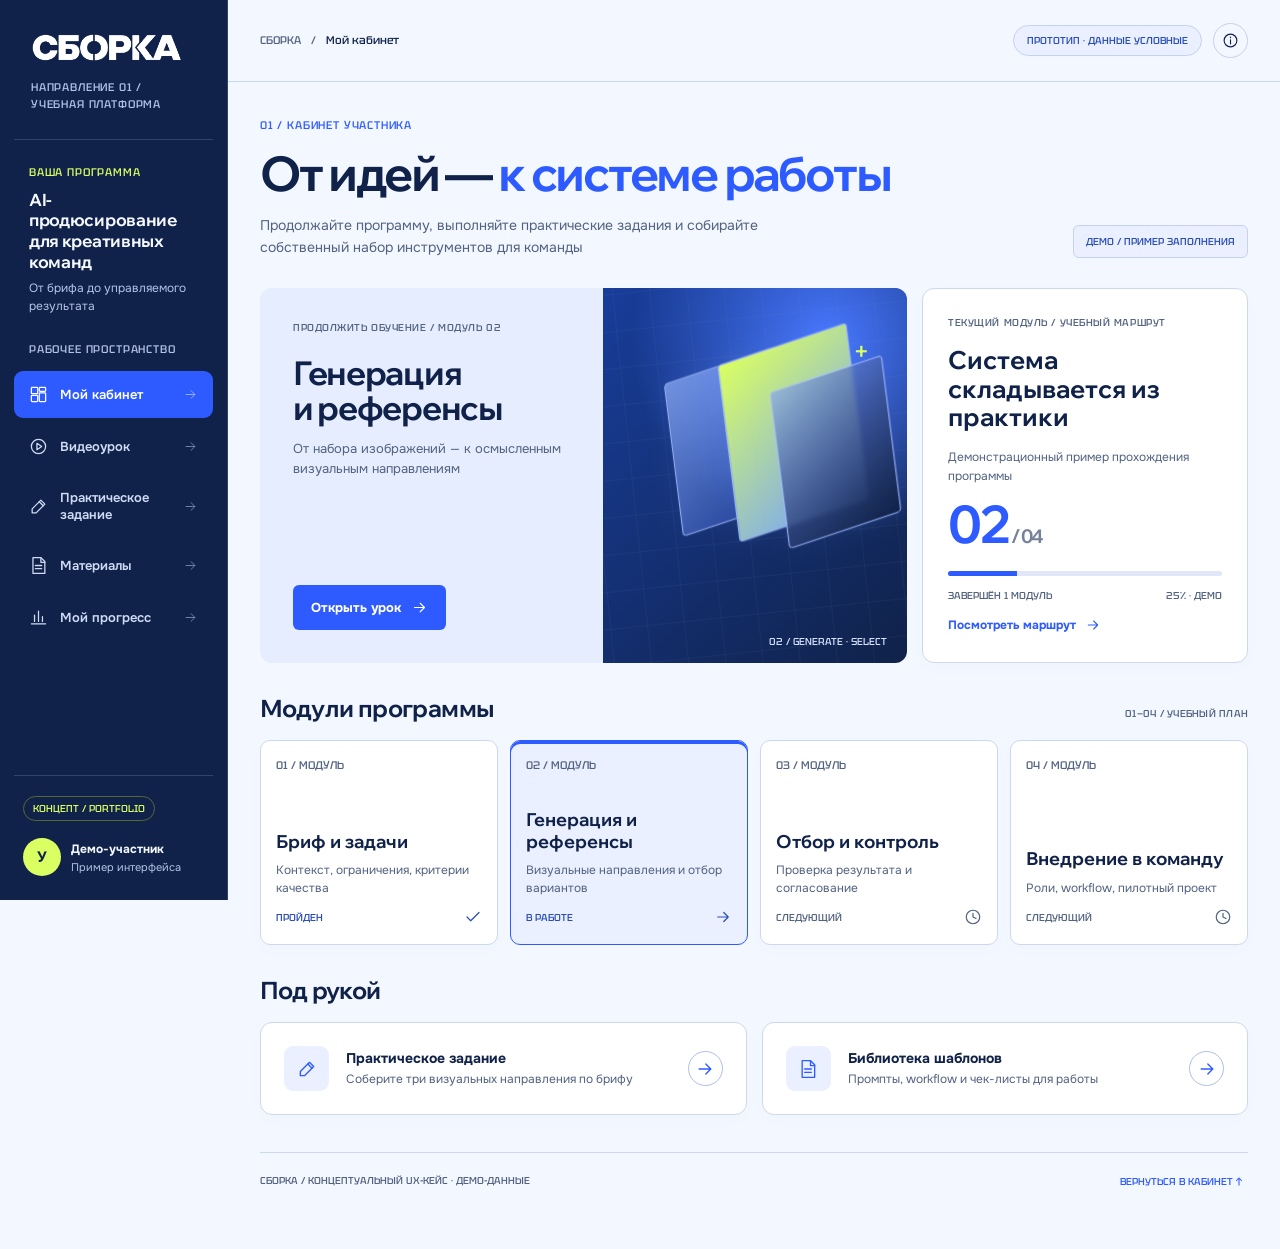
<file: projects--sborka--blue-platform--index.html>
<!doctype html>
<html lang="ru"><head><meta charset="UTF-8"/><meta name="viewport" content="width=device-width,initial-scale=1"/><meta name="theme-color" content="#070e1d"/><title>СБОРКА — Демонстрационная учебная платформа</title>
<link rel="stylesheet" href="projects--sborka--blue-platform--fonts.css">
<style>
:root{--bg:#070e1d;--ink:#f1f3f7;--light:#b7c9f3;--primary:#2757c7;--mid:#0c1730;--mid2:#101e3e;--line:#313c55;--soft:#acb7d0;--mute:#7b869e;--paper:#eaeef7;--dark:#0a1329;--display:'Wix Madefor Display','Arial Narrow',Arial,sans-serif;--text:'Onest',Arial,sans-serif;--mono:'Tektur',monospace}
*,*:before,*:after{box-sizing:border-box}html{scroll-behavior:smooth}body{margin:0;background:var(--bg);color:var(--ink);font-family:var(--text);-webkit-font-smoothing:antialiased;font-size:15px}button,input,textarea{font:inherit}button{cursor:pointer}button,a,input,textarea{outline-offset:3px}button:focus-visible,a:focus-visible,input:focus-visible,textarea:focus-visible{outline:2px solid var(--primary)}button{color:inherit}a{text-decoration:none;color:inherit}img{max-width:100%;display:block}svg{width:20px;height:20px;stroke:currentColor;stroke-width:1.6;fill:none;stroke-linejoin:round;stroke-linecap:round;flex:none}.hidden{display:none!important}
.shell{min-height:100vh;display:grid;grid-template-columns:252px minmax(0,1fr)}.sidebar{background:#081021;display:flex;flex-direction:column;position:sticky;top:0;height:100vh;border-right:1px solid #242e44;padding:32px 19px 24px;z-index:30}.side-brand{padding:0 17px 25px;border-bottom:1px solid #2a344b}.brand-image{width:152px;height:auto}.side-kicker,.eyebrow,.micro,.caps{font:500 11px/1.55 var(--mono);letter-spacing:.075em;text-transform:uppercase}.side-kicker{color:#8b95ac;margin-top:15px}.course-name{padding:24px 15px 19px}.course-name .caps{color:var(--light);display:block;margin-bottom:9px}.course-name b{display:block;font:700 17px/1.22 var(--display);letter-spacing:-.018em}.course-name p{color:var(--soft);line-height:1.45;font-size:12px;margin:8px 0 0}.nav-section{color:#77829d;padding:7px 15px 13px}.nav-list{display:grid;gap:5px}.nav-link{display:flex;align-items:center;gap:12px;border:1px solid transparent;border-radius:9px;padding:13px 14px;color:#b7bfd0;font-size:13px;font-weight:600;transition:.16s;position:relative}.nav-link svg{width:19px;height:19px}.nav-link.active{background:#b7c9f3;color:#0b1429}.nav-link:not(.active):hover{background:#121f3c;color:white;border-color:#323f5e}.nav-link .nav-arrow{margin-left:auto;opacity:.5;width:15px;height:15px}.sidebar-spacer{flex:1;min-height:28px}.sidebar-bottom{border-top:1px solid #2a344b;padding:20px 9px 0}.sidebar-bottom .demo-tag{display:inline-block;border:1px solid #3d4e75;border-radius:50px;padding:5px 9px;font:500 10px var(--mono);color:var(--light)}.profile{margin-top:17px;display:flex;align-items:center;gap:10px}.avatar{width:38px;height:38px;border-radius:50%;display:grid;place-items:center;background:#162548;border:1px solid #3b4e79;color:#d1dfff;font-weight:700}.profile b{display:block;font-size:12px}.profile small{display:block;color:#8792aa;font-size:11px;margin-top:3px}.main{min-width:0;min-height:100vh;background:var(--bg)}.topbar{height:82px;display:flex;justify-content:space-between;align-items:center;gap:12px;padding:0 45px;border-bottom:1px solid #232e48;background:#070e1d;position:sticky;top:0;z-index:15}.crumb{display:flex;gap:10px;align-items:center;font:500 11px/1.4 var(--mono);color:#a9b4cc}.crumb span.sep{color:#566587}.crumb .current{color:var(--ink)}.top-actions{display:flex;align-items:center;gap:11px}.top-chip{border:1px solid #313e5d;border-radius:50px;padding:8px 13px;font:500 10px var(--mono);color:#b7c9f3;white-space:nowrap}.top-icon{border:1px solid #313e5d;border-radius:50%;background:transparent;width:35px;height:35px;display:grid;place-items:center}.top-icon svg{width:17px;height:17px}.mob-toggle{display:none;background:transparent;border:1px solid #313e5d;border-radius:7px;width:39px;height:39px;place-items:center}.content{max-width:1500px;margin:0 auto;padding:46px 46px 72px}.view{display:none}.view.active{display:block;animation:appear .22s ease}@keyframes appear{from{opacity:.25;transform:translateY(5px)}to{opacity:1;transform:translateY(0)}}.view-head{display:flex;justify-content:space-between;align-items:end;gap:30px;margin-bottom:30px}.eyebrow{color:var(--light);margin-bottom:15px}.page-title{font:700 clamp(35px,3.75vw,57px)/1.04 var(--display);letter-spacing:-.046em;margin:0;max-width:900px}.page-title .accent{color:var(--light)}.lead{color:#acb6cc;line-height:1.55;font-size:14px;max-width:520px;margin:16px 0 0}.hint{color:var(--soft);font:500 10px var(--mono);letter-spacing:.025em}.demo-label{border:1px solid #33405e;border-radius:6px;padding:9px 12px;color:var(--light);font:500 10px var(--mono);white-space:nowrap}.section-heading{font:700 24px var(--display);letter-spacing:-.025em;margin:0}.section-top{display:flex;align-items:baseline;justify-content:space-between;gap:12px;margin:30px 0 17px}.small-link{background:none;border:0;color:var(--light);font-size:12px;font-weight:700;display:inline-flex;align-items:center;gap:9px}.small-link svg{width:16px}.small-link:hover{text-decoration:underline}.panel{border:1px solid var(--line);border-radius:12px;background:#0b152b}.panel-inner{padding:25px}.tag{font:500 10px var(--mono);letter-spacing:.055em;text-transform:uppercase;color:#a0acc7}.tag.light{color:#37476d}.pill{display:inline-flex;align-items:center;gap:7px;border:1px solid #455477;border-radius:50px;color:var(--light);font:500 10px/1.2 var(--mono);padding:8px 10px}.pill .dot{height:6px;width:6px;border-radius:50%;background:#8cabf2}.btn{border-radius:6px;border:1px solid transparent;padding:13px 17px;min-height:44px;display:inline-flex;justify-content:center;align-items:center;gap:10px;font-weight:700;font-size:13px;line-height:1.2;transition:background .18s,transform .18s}.btn:hover{transform:translateY(-1px)}.btn svg{width:17px;height:17px}.btn.mint{background:#b7c9f3;color:#091123}.btn.mint:hover{background:#d6e2ff}.btn.dark{background:#091329;color:#d3dffc}.btn.outline{background:transparent;border-color:#626f8e;color:#d2ddf8}.btn.outline:hover{border-color:#b7c9f3}.btn.navy{background:var(--bg);color:var(--light)}.btn.tiny{min-height:35px;padding:8px 12px;font-size:11px}
/* shared vector art */
.artboard{position:relative;min-height:240px;overflow:hidden;background:radial-gradient(circle at 74% 14%,#354b7e 0%,transparent 45%),linear-gradient(135deg,#0c1835,#070e1e)}.artboard .agrid{position:absolute;inset:-45px;background-image:linear-gradient(#8497c412 1px,transparent 1px),linear-gradient(90deg,#8497c412 1px,transparent 1px);background-size:37px 37px;transform:rotate(-6deg)}.plane{position:absolute;border:1px solid #a6bef5;border-radius:4px;box-shadow:0 0 30px #89a8f015;background:linear-gradient(140deg,#b7c9f38C,#0f2d7431);backdrop-filter:blur(2px)}.p1{height:158px;width:111px;left:23%;top:20%;transform:skewY(-12deg) rotate(-7deg)}.p2{height:183px;width:130px;left:41%;top:14%;transform:skewY(-12deg) rotate(-7deg);background:linear-gradient(145deg,#dde6fb,#0e2f7dA8)}.p3{height:162px;width:113px;left:58%;top:22%;transform:skewY(-12deg) rotate(-7deg);background:linear-gradient(145deg,#6183d399,#07122a)}.artboard .cross{position:absolute;top:13%;right:13%;color:#b7c9f3;font:500 21px var(--mono)}.artboard .serial{position:absolute;bottom:15px;right:20px;font:500 10px var(--mono);color:#acc4fb}
/* dashboard */
.dashboard-hero{display:grid;grid-template-columns:minmax(0,1.43fr) minmax(260px,.72fr);gap:15px}.continue-card{background:var(--light);color:#0b142a;display:grid;grid-template-columns:1.06fr .94fr;overflow:hidden;border-radius:12px;min-height:302px}.continue-copy{padding:33px;display:flex;flex-direction:column;align-items:start}.continue-card h2{font:700 clamp(26px,2.55vw,38px)/1.07 var(--display);letter-spacing:-.04em;margin:22px 0 13px}.continue-card p{color:#394768;line-height:1.5;font-size:13px;margin:0 0 24px}.continue-copy .btn{margin-top:auto}.continue-card .artboard{height:100%;border-radius:0}.status-panel{padding:27px 25px;display:flex;flex-direction:column;gap:13px}.status-panel h2{font:700 25px/1.13 var(--display);margin:4px 0}.status-panel p{font-size:12px;line-height:1.55;color:#a9b2c7;margin:0}.status-panel .big-number{font:700 52px/1 var(--display);color:var(--light);letter-spacing:-.04em;margin-top:auto}.meter{height:5px;border-radius:8px;overflow:hidden;background:#2e3951;margin-top:8px}.meter>span{display:block;height:100%;background:var(--primary);width:50%}.status-foot{display:flex;justify-content:space-between;color:#b7c1d7;font:500 10px var(--mono)}.module-grid{display:grid;grid-template-columns:repeat(4,minmax(0,1fr));gap:12px}.module-card{padding:20px 19px 18px;min-height:205px;display:flex;flex-direction:column;gap:10px;border-radius:10px;border:1px solid var(--line);background:#0b142a}.module-card.current{border-color:#a0b7ee;background:linear-gradient(155deg,#0d204c,#0b152d)}.module-num{color:#a7b2cc;font:500 11px var(--mono)}.module-card h3{font:700 18px/1.2 var(--display);margin:auto 0 0}.module-card p{font-size:12px;line-height:1.45;margin:0;color:#9ea7bd}.module-card .mod-status{display:flex;justify-content:space-between;align-items:center;color:#b7c9f3;font:500 10px var(--mono)}.module-card .mod-status svg{width:18px}.utility-grid{display:grid;grid-template-columns:1fr 1fr;gap:15px}.utility{display:flex;gap:17px;padding:23px;align-items:center}.icon-tile{display:grid;place-items:center;width:45px;height:45px;border-radius:9px;background:#172648;color:#b7c9f3;flex:none}.utility strong{display:block;font-size:14px;margin-bottom:4px}.utility p{margin:0;font-size:12px;color:#a5afc6;line-height:1.4}.utility button{margin-left:auto;border:1px solid #455478;background:transparent;border-radius:50%;width:35px;height:35px;display:grid;place-items:center}
/* lesson */
.lesson-grid{display:grid;grid-template-columns:minmax(0,1.55fr) minmax(280px,.7fr);gap:17px}.video{aspect-ratio:16/9;position:relative;border-radius:12px;overflow:hidden;border:1px solid #354466;background:linear-gradient(145deg,#111e3d,#060e1f)}.video .artboard{height:100%;min-height:unset}.video .artboard .p1{left:32%;height:180px;width:137px}.video .artboard .p2{left:49%;height:195px;width:144px}.video .artboard .p3{left:64%;height:170px;width:120px}.video .label-chip{position:absolute;top:22px;left:25px;background:#070e1dCB;border:1px solid #5b6d96;border-radius:5px;padding:7px 11px;font:500 11px var(--mono)}.video-play{position:absolute;top:50%;left:50%;transform:translate(-50%,-50%);width:76px;height:76px;border-radius:50%;display:grid;place-items:center;background:var(--light);color:#091329;border:0;box-shadow:0 0 0 10px #d1dfff1D}.video-play:hover{background:white}.video-play svg{width:25px;height:25px;fill:#0b152d;stroke-width:1}.video-caption{display:flex;align-items:center;justify-content:space-between;gap:12px;margin:19px 0 0}.video-caption b{font-size:14px}.video-caption span{font:500 10px var(--mono);color:var(--soft)}.lesson-steps{margin-top:24px;display:grid;gap:10px}.lesson-steps .point{display:flex;gap:13px;align-items:start;padding:15px 0;border-bottom:1px solid #2c354b}.point .point-num{color:var(--light);font:500 11px var(--mono)}.point b{font-size:13px}.point p{color:#9da7be;font-size:12px;line-height:1.45;margin:5px 0 0}.outline-module{padding:19px}.outline-module>h3{font:700 20px var(--display);margin:4px 0 17px}.outline-item{width:100%;background:none;border:1px solid transparent;border-bottom-color:#2e3953;text-align:left;padding:14px 11px;display:flex;align-items:center;gap:12px;border-radius:5px;color:#a9b4ce}.outline-item.selected{background:#b7c9f3;color:#060e22;border-color:#b7c9f3}.outline-item svg{width:17px;height:17px}.outline-item .lesson-i{font:500 10px var(--mono);opacity:.8}.outline-item b{font-size:12px;font-weight:600;line-height:1.35}.outline-module .btn{width:100%;margin-top:18px}.light-note{margin-top:17px;border-radius:8px;padding:16px 17px;background:#b7c9f3;color:#091531;display:flex;gap:13px;align-items:start}.light-note svg{margin-top:3px}.light-note b{display:block;font-size:13px}.light-note p{font-size:12px;line-height:1.4;margin:4px 0 0;color:#36425e}
/* task */
.task-grid{display:grid;grid-template-columns:minmax(0,1.2fr) minmax(295px,.8fr);gap:17px}.brief-card{padding:27px}.brief-head{display:flex;justify-content:space-between;gap:15px;align-items:start}.brief-card h2{font:700 26px/1.15 var(--display);letter-spacing:-.02em;margin:11px 0 18px}.brief-card>p{font-size:13px;color:#afb8ce;line-height:1.65;margin:0 0 22px;max-width:660px}.brief-summary{border-radius:8px;background:#132142;border:1px solid #314269;display:grid;grid-template-columns:1fr 1fr;gap:1px;overflow:hidden}.brief-col{padding:21px}.brief-col:nth-child(1){border-right:1px solid #314269}.brief-col b{display:block;font-size:13px;color:#d9e3fb;margin-bottom:11px}.brief-col ul{margin:0;padding-left:16px;color:#a8b2c9;font-size:12px;line-height:1.85}.preview-strips{display:grid;grid-template-columns:repeat(3,1fr);gap:9px;margin-top:19px}.preview-strip{border:1px solid #425174;border-radius:6px;aspect-ratio:1.7;position:relative;overflow:hidden;background:linear-gradient(135deg,#2b4686,#0f182e)}.preview-strip:nth-child(2){background:linear-gradient(125deg,#d3dbee,#182c5b)}.preview-strip:nth-child(3){background:linear-gradient(135deg,#0b1222,#4366b9)}.preview-strip:before{content:'';display:block;position:absolute;inset:23% 17%;transform:skew(-13deg);border:1px solid #d5e2ff65}.task-aside{padding:25px}.task-aside h3{font:700 22px var(--display);margin:0 0 9px}.task-aside p{font-size:12px;color:#aab4cb;margin:0 0 17px;line-height:1.5}.checklist{display:grid;gap:8px}.check-row{display:flex;gap:12px;align-items:center;border:1px solid #334161;border-radius:7px;padding:13px;cursor:pointer;font-size:12px;line-height:1.4}.check-row input{accent-color:#b7c9f3;height:17px;width:17px;margin:0;flex:none}.check-row:has(input:checked){background:#101f42}.form-label{display:block;margin:22px 0 9px;color:#b7c9f3;font:500 10px var(--mono);text-transform:uppercase;letter-spacing:.05em}.note-field{width:100%;min-height:80px;background:#060d1c;border:1px solid #3e4964;border-radius:7px;color:white;padding:12px;resize:vertical;font-size:12px;line-height:1.5}.task-actions{display:flex;gap:9px;flex-wrap:wrap;margin-top:14px}.file-list{font-size:11px;color:#b7c9f3;margin-top:8px;overflow-wrap:anywhere}
/* library */
.filterbar{display:flex;align-items:center;justify-content:space-between;gap:15px;margin:23px 0 20px}.chips{display:flex;gap:7px;flex-wrap:wrap}.chip{padding:10px 14px;border-radius:50px;background:transparent;border:1px solid #455069;color:#b6bfd3;font-size:12px}.chip.active{background:#b7c9f3;color:#091228;border-color:var(--light);font-weight:700}.searchbox{min-width:220px;max-width:330px;width:31%;height:41px;display:flex;align-items:center;gap:9px;background:#091329;border:1px solid #3a4765;border-radius:7px;padding:0 12px;color:#919ebb}.searchbox input{background:transparent;border:0;outline:0;width:100%;color:white;font-size:12px;min-width:0}.searchbox svg{width:16px}.materials-grid{display:grid;grid-template-columns:repeat(2,minmax(0,1fr));gap:16px}.material-card{border:1px solid #364360;border-radius:11px;background:#0c162c;overflow:hidden;display:grid;grid-template-columns:170px 1fr;min-height:230px}.material-art{position:relative;background:linear-gradient(145deg,#24396b,#071024);padding:20px;display:grid;place-items:center}.material-art.pale{background:#b7c9f3}.doc-sheet{width:104px;height:145px;border:1px solid #7991c9;background:#e5eaf6;box-shadow:9px 10px 0 #070e1d3B;border-radius:3px;padding:14px 12px;transform:rotate(-5deg);display:grid;align-content:start;gap:9px}.doc-sheet>i{display:block;width:80%;height:4px;background:#3d558e}.doc-sheet>i:nth-child(2){width:95%;height:3px;background:#a4b0cd}.doc-sheet>i:nth-child(3){width:60%;height:3px;background:#a4b0cd}.doc-sheet>i:nth-child(4){width:85%;height:3px;background:#a4b0cd}.doc-sheet>i:nth-child(5){width:45%;height:3px;background:#a4b0cd}.material-art.pale .doc-sheet{background:#0b1429;border-color:#5a6e9c}.material-art.pale .doc-sheet i{background:#869ed6}.material-info{padding:22px;display:flex;flex-direction:column;align-items:start}.material-info h3{font:700 23px/1.15 var(--display);margin:14px 0 10px}.material-info p{font-size:12px;color:#afb8cd;line-height:1.55;margin:0 0 20px}.material-info .small-link{margin-top:auto}.empty-results{padding:32px;border:1px dashed #475471;border-radius:10px;color:var(--soft)}
/* progress */
.progress-hero{display:grid;grid-template-columns:1.05fr .95fr;border-radius:12px;overflow:hidden;min-height:243px;background:var(--light);color:#08132b}.progress-main{padding:32px 33px}.progress-main h2{font:700 clamp(36px,4vw,61px)/1 var(--display);margin:21px 0 11px;letter-spacing:-.052em}.progress-main p{color:#3b4a6c;font-size:13px;margin:0 0 23px}.meter.darkbg{height:7px;background:#8797bd;max-width:490px}.meter.darkbg>span{background:#082a79}.progress-visual{padding:25px 30px;background:linear-gradient(135deg,#6585cf,#b7c9f3);display:flex;align-items:center;justify-content:center}.progress-visual .ring{width:180px;height:180px;border-radius:50%;background:conic-gradient(#0b1e4a 0deg 90deg,#eaf0fd 90deg 360deg);display:grid;place-items:center}.ring-inner{width:142px;height:142px;background:#a6bbed;border-radius:50%;display:grid;place-items:center;text-align:center}.ring-inner strong{font:700 45px var(--display)}.ring-inner small{display:block;font:500 10px var(--mono);margin-top:-40px}.progress-lower{display:grid;grid-template-columns:1.15fr .85fr;gap:17px;margin-top:18px}.progress-plan{padding:27px}.progress-plan h3,.next-step h3{font:700 23px var(--display);margin:0 0 20px}.track-row{display:flex;align-items:center;gap:15px;padding:15px 0;border-top:1px solid #323d56}.track-row:first-of-type{border-top:0}.track-num{height:35px;width:35px;border-radius:7px;border:1px solid #47577c;display:grid;place-items:center;color:#c4d4f8;font:500 12px var(--mono)}.track-row b{font-size:13px}.track-row p{color:#9fa8be;font-size:11px;margin:3px 0 0}.track-row .pill{margin-left:auto}.next-step{padding:29px 28px;background:linear-gradient(150deg,#121f3d,#0a142a)}.next-step h3{margin:14px 0 13px}.next-step p{font-size:13px;line-height:1.65;color:#b1bad0;max-width:350px}.next-step .btn{margin-top:25px}
/* notifications, overlay */
.toast{position:fixed;right:22px;bottom:22px;padding:15px 19px;border-radius:8px;background:#d4e1ff;color:#0a1530;font-size:13px;font-weight:600;z-index:110;box-shadow:0 10px 35px #0007;max-width:360px;line-height:1.5;display:none}.toast.show{display:block}.overlay{display:none;position:fixed;inset:0;background:#060d1cCF;backdrop-filter:blur(5px);z-index:100;align-items:center;justify-content:center;padding:18px}.overlay.show{display:flex}.dialog{width:min(620px,100%);border:1px solid #6c7da4;border-radius:13px;background:#0b162e;box-shadow:0 22px 75px #0009;padding:29px;max-height:min(90vh,900px);overflow:auto}.dialog header{display:flex;justify-content:space-between;align-items:center;gap:15px}.dialog h2{font:700 28px var(--display);margin:18px 0 12px}.dialog p,.dialog li{color:#b7c0d5;line-height:1.6;font-size:13px}.dialog ul{padding-left:18px}.dialog pre{background:#060d1d;border:1px solid #313c56;border-radius:8px;white-space:pre-wrap;word-wrap:break-word;padding:19px;color:#d2dcf3;font:12px/1.75 var(--mono)}.dialog .actions{display:flex;gap:9px;margin-top:18px;flex-wrap:wrap}.icon-button{background:transparent;border:1px solid #4f5d7d;border-radius:7px;padding:7px;display:grid;place-items:center}.icon-button svg{width:16px;height:16px}
/* foot */
.view-footer{border-top:1px solid #2b3651;padding-top:20px;margin-top:37px;display:flex;justify-content:space-between;align-items:center;gap:15px;color:#8894b0;font:500 10px var(--mono);line-height:1.6}.view-footer button{font:500 10px var(--mono);border:0;background:none;color:var(--light)}
@media(max-width:1280px){.sidebar{width:228px;padding-inline:14px}.shell{grid-template-columns:228px minmax(0,1fr)}.content{padding:35px 32px 60px}.topbar{padding:0 32px}.module-card{padding:17px 15px}.material-card{grid-template-columns:130px 1fr}.material-info{padding:17px}.material-info h3{font-size:20px}}
@media(max-width:1050px){.dashboard-hero{grid-template-columns:1fr}.status-panel{min-height:160px}.status-panel .big-number{margin-top:10px}.module-grid{grid-template-columns:repeat(2,minmax(0,1fr))}.module-card{min-height:170px}.lesson-grid,.task-grid{grid-template-columns:1fr}.brief-summary{grid-template-columns:1fr 1fr}.progress-lower{grid-template-columns:1fr}.materials-grid{grid-template-columns:1fr}.material-card{grid-template-columns:150px 1fr}}
@media(max-width:780px){.shell{display:block}.sidebar{position:fixed;left:-275px;top:0;bottom:0;width:252px;transition:left .2s;box-shadow:0 20px 50px #0008}.sidebar.open{left:0}.sidebar-dim{display:none;position:fixed;inset:0;background:#0009;z-index:29}.sidebar-dim.show{display:block}.mob-toggle{display:grid}.topbar{height:67px;padding:0 21px}.top-chip{display:none}.content{padding:28px 21px 58px}.view-head{align-items:start}.view-head .demo-label{display:none}.page-title{font-size:clamp(34px,6vw,52px)}.continue-card{grid-template-columns:1fr 0.8fr}.continue-copy{padding:27px}.progress-hero{grid-template-columns:1fr 0.6fr}.progress-visual .ring{width:132px;height:132px}.ring-inner{height:104px;width:104px}.ring-inner strong{font-size:34px}.ring-inner small{margin-top:-29px}.view-footer{margin-top:28px}}
@media(max-width:580px){.crumb{font-size:9px}.crumb .brandcrumb{display:none}.view-head{margin-bottom:23px}.eyebrow{font-size:10px}.page-title{font-size:clamp(33px,8.5vw,48px)}.lead{font-size:13px}.topbar{padding:0 17px}.content{padding:25px 17px 50px}.continue-card{grid-template-columns:1fr}.continue-card .artboard{height:175px;min-height:175px}.continue-copy{min-height:260px}.continue-card h2{font-size:29px}.module-grid{grid-template-columns:1fr 1fr;gap:8px}.module-card{min-height:177px;padding:15px 13px}.module-card h3{font-size:16px}.module-card p{font-size:11px}.utility-grid{grid-template-columns:1fr}.utility{padding:17px}.video-caption{flex-direction:column;align-items:start}.video-play{width:58px;height:58px}.video .label-chip{font-size:9px;left:13px;top:13px}.video{aspect-ratio:1.38}.brief-col:nth-child(1){border-right:0;border-bottom:1px solid #314269}.brief-summary{grid-template-columns:1fr}.preview-strips{grid-template-columns:repeat(3,1fr)}.filterbar{flex-direction:column;align-items:stretch}.searchbox{width:100%;max-width:none}.materials-grid{grid-template-columns:1fr}.material-card{grid-template-columns:112px minmax(0,1fr);min-height:200px}.material-info{padding:15px}.material-info h3{font-size:18px}.material-info p{font-size:11px}.doc-sheet{width:73px;height:110px;padding:12px 9px}.progress-hero{grid-template-columns:1fr}.progress-visual{padding:22px}.progress-main{padding:27px}.progress-visual .ring{width:115px;height:115px}.ring-inner{width:89px;height:89px}.ring-inner small{margin-top:-20px}.ring-inner strong{font-size:30px}.view-footer{align-items:start;flex-direction:column}.top-icon{width:32px;height:32px}.dialog{padding:20px}}
@media(prefers-reduced-motion:reduce){*,*:before,*:after{scroll-behavior:auto!important;animation:none!important;transition:none!important}}

/* Direction 01 — Electric Intelligence. Light learning surfaces, blue actions. */
:root{--bg:#F3F7FF;--ink:#102249;--light:#2E5BFF;--primary:#2E5BFF;--mid:#EAF0FF;--mid2:#E2EAFE;--line:#CCD7F0;--soft:#526381;--mute:#62708D;--paper:#FFFFFF;--dark:#102249}
.sidebar{background:#102249;color:#F3F7FF;border-color:#30446F}.brand-image{filter:brightness(0) invert(1)}
.side-kicker,.nav-section,.profile small{color:#B3C3E7}.course-name .caps{color:#DAFF63}.course-name p{color:#B3C3E7}.side-brand,.sidebar-bottom{border-color:#30446F}.sidebar .demo-tag{color:#DAFF63;border-color:#566738}.nav-link{color:#CFDBF5}.nav-link.active{background:#2E5BFF;color:#fff}.nav-link:not(.active):hover{background:#233966;border-color:#486299}.avatar{background:#DAFF63;color:#102249;border:0}
.main,.topbar{background:#F3F7FF}.topbar{border-color:#CCD7F0}.crumb,.lead,.hint,.tag,.module-num,.module-card p,.status-panel p,.status-foot,.utility p,.point p,.brief-card>p,.task-aside p,.material-info p,.track-row p,.next-step p,.dialog p,.dialog li,.view-footer{color:#526381}.crumb .sep{color:#7B8BAD}.top-chip,.demo-label{color:#294CB8;border-color:#C5D2F0;background:#EAF0FF}.top-icon,.mob-toggle{border-color:#C5D2F0}.panel,.module-card,.material-card,.dialog{background:#fff;border-color:#CCD7F0;box-shadow:0 5px 20px #10224904}.module-card.current{background:#EAF0FF;border-color:#2E5BFF;box-shadow:inset 0 3px #2E5BFF}.module-card .mod-status{color:#294CB8}.module-card .mod-status[style]{color:#526381!important}
.continue-card{background:#E6EDFF;color:#102249}.continue-card p,.tag.light{color:#526381}.continue-card .btn.dark,.btn.mint{background:#2E5BFF;color:#fff}.btn.mint:hover,.continue-card .btn.dark:hover{background:#2146CC}.btn.outline{color:#294CB8;border-color:#AEBFE9;background:#fff}.btn.outline:hover{border-color:#2E5BFF}.btn.navy{background:#102249;color:#fff}.meter{background:#DFE7F8}.meter>span{background:#2E5BFF}.status-panel .big-number{color:#2E5BFF}.pill{color:#102249;background:#DAFF63;border-color:#C0DE61}.pill .dot{background:#345914}.icon-tile{background:#EAF0FF;color:#2E5BFF}.utility button{border-color:#AEBFE9;color:#2E5BFF}.artboard{background:radial-gradient(circle at 74% 14%,#4777FF 0%,transparent 50%),linear-gradient(135deg,#183D9A,#102249)}.plane{border-color:#A4BBFF;background:linear-gradient(140deg,#9AB9FFAA,#2E5BFF44)}.p2{background:linear-gradient(145deg,#DAFF63,#739FFF)}.p3{background:linear-gradient(145deg,#7E9DFF99,#102249)}.artboard .cross{color:#DAFF63}.artboard .serial{color:#D5E1FF}.video{border-color:#C5D2F0}.video .label-chip{background:#102249DE;color:#fff;border-color:#6D87C8}.video-play{background:#DAFF63;color:#102249}.video-play svg{fill:#102249}.lesson-steps .point,.outline-item{border-bottom-color:#DCE4F4}.outline-item{color:#526381}.outline-item.selected{background:#2E5BFF;color:#fff;border-color:#2E5BFF}.light-note{background:#E6EDFF;color:#102249}.light-note p{color:#526381}
.brief-summary{background:#F3F7FF;border-color:#D0DCF3}.brief-col:nth-child(1){border-color:#D0DCF3}.brief-col b{color:#102249}.brief-col ul{color:#526381}.check-row{border-color:#D0DCF3}.check-row input{accent-color:#2E5BFF}.check-row:has(input:checked){background:#EEF5DC;border-color:#B9D27F}.note-field,.searchbox,.dialog pre{background:#F3F7FF;color:#102249;border-color:#C5D2F0}.note-field::placeholder,.searchbox input::placeholder{color:#62708D}.searchbox input{color:#102249}.form-label,.file-list{color:#294CB8}.task-aside>p[style],.brief-card>p[style]{color:#526381!important}.preview-strip{border-color:#AEBFE9;background:linear-gradient(135deg,#2E5BFF,#102249)}.preview-strip:nth-child(2){background:linear-gradient(125deg,#DAFF63,#8AA8FF)}.preview-strip:nth-child(3){background:linear-gradient(135deg,#102249,#7094FF)}
.chip{color:#526381;border-color:#C5D2F0}.chip.active{background:#2E5BFF;color:white;border-color:#2E5BFF}.material-art.pale{background:#E6EDFF}.progress-hero{background:#E6EDFF;color:#102249}.progress-main p{color:#526381}.progress-visual{background:#DAFF63}.ring-inner{background:#DAFF63;color:#102249}.progress-visual .ring{background:conic-gradient(#2E5BFF 0deg 90deg,#F3F7FF 90deg 360deg)}.next-step{background:#fff}.track-row{border-color:#CCD7F0}.track-num{color:#2E5BFF;border-color:#CCD7F0}.toast{background:#102249;color:#fff}.overlay{background:#102249B8}.icon-button{border-color:#CCD7F0}.view-footer{border-color:#CCD7F0}.progress-main [style]{color:#526381!important}.meter.darkbg{background:#CBD8F7}.meter.darkbg>span{background:#2E5BFF}
@media(max-width:580px){.brief-card,.task-aside{padding:20px}.brief-head{flex-wrap:wrap}.toast{left:17px;right:17px;max-width:none}.track-row{flex-wrap:wrap}.page-title{overflow-wrap:break-word}}
</style>
</head><body>
<svg xmlns="http://www.w3.org/2000/svg" style="position:absolute;width:0;height:0;overflow:hidden" aria-hidden="true">
<symbol id="i-dashboard" viewBox="0 0 24 24"><rect x="3" y="3" width="8" height="8" rx="1"/><rect x="13" y="3" width="8" height="5" rx="1"/><rect x="13" y="10" width="8" height="11" rx="1"/><rect x="3" y="13" width="8" height="8" rx="1"/></symbol>
<symbol id="i-play" viewBox="0 0 24 24"><circle cx="12" cy="12" r="9"/><path d="m10 8 6 4-6 4z"/></symbol>
<symbol id="i-edit" viewBox="0 0 24 24"><path d="M4 20h5l11-11-5-5L4 15v5z"/><path d="m13 6 5 5"/></symbol>
<symbol id="i-file" viewBox="0 0 24 24"><path d="M7 2h8l5 5v15H5V2z"/><path d="M15 2v6h5M8 12h8M8 16h8"/></symbol>
<symbol id="i-chart" viewBox="0 0 24 24"><path d="M3 20h18M7 17V9M12 17V4M17 17v-6"/></symbol>
<symbol id="i-right" viewBox="0 0 24 24"><path d="M5 12h14M13 6l6 6-6 6"/></symbol>
<symbol id="i-check" viewBox="0 0 24 24"><path d="m4 12 5 5L20 6"/></symbol>
<symbol id="i-clock" viewBox="0 0 24 24"><circle cx="12" cy="12" r="9"/><path d="M12 7v5l4 2"/></symbol>
<symbol id="i-search" viewBox="0 0 24 24"><circle cx="10" cy="10" r="7"/><path d="m15 15 6 6"/></symbol>
<symbol id="i-close" viewBox="0 0 24 24"><path d="m5 5 14 14M19 5 5 19"/></symbol>
<symbol id="i-menu" viewBox="0 0 24 24"><path d="M3 6h18M3 12h18M3 18h18"/></symbol>
<symbol id="i-layers" viewBox="0 0 24 24"><path d="m12 3 9 5-9 5-9-5 9-5zm-9 10 9 5 9-5M3 18l9 4 9-4"/></symbol>
<symbol id="i-info" viewBox="0 0 24 24"><circle cx="12" cy="12" r="9"/><path d="M12 11v6M12 7v1"/></symbol>
<symbol id="i-upload" viewBox="0 0 24 24"><path d="M12 16V3m-5 5 5-5 5 5M4 16v5h16v-5"/></symbol>
<symbol id="i-spark" viewBox="0 0 24 24"><path d="m12 2 2.5 7.5L22 12l-7.5 2.5L12 22l-2.5-7.5L2 12l7.5-2.5L12 2z"/></symbol>
<symbol id="i-copy" viewBox="0 0 24 24"><rect x="8" y="8" width="13" height="13" rx="2"/><path d="M16 8V5a2 2 0 0 0-2-2H5a2 2 0 0 0-2 2v9a2 2 0 0 0 2 2h3"/></symbol>
</svg>
<div id="sidebar-dim" class="sidebar-dim"></div>
<div class="shell">
<aside class="sidebar" id="sidebar">
<div class="side-brand"><img class="brand-image" src="projects--sborka--blue-platform--assets--sborka-logo-direction-01.png" alt="СБОРКА"/><div class="side-kicker">НАПРАВЛЕНИЕ 01 / УЧЕБНАЯ ПЛАТФОРМА</div></div>
<div class="course-name"><span class="caps">ВАША ПРОГРАММА</span><b>AI-продюсирование<br>для креативных команд</b><p>От брифа до управляемого результата</p></div>
<div class="nav-section micro">РАБОЧЕЕ ПРОСТРАНСТВО</div>
<nav class="nav-list" aria-label="Основная навигация">
<a class="nav-link active" data-viewlink="dashboard" href="#dashboard"><svg><use href="#i-dashboard"/></svg>Мой кабинет<svg class="nav-arrow"><use href="#i-right"/></svg></a>
<a class="nav-link" data-viewlink="lesson" href="#lesson"><svg><use href="#i-play"/></svg>Видеоурок<svg class="nav-arrow"><use href="#i-right"/></svg></a>
<a class="nav-link" data-viewlink="assignment" href="#assignment"><svg><use href="#i-edit"/></svg>Практическое задание<svg class="nav-arrow"><use href="#i-right"/></svg></a>
<a class="nav-link" data-viewlink="library" href="#library"><svg><use href="#i-file"/></svg>Материалы<svg class="nav-arrow"><use href="#i-right"/></svg></a>
<a class="nav-link" data-viewlink="progress" href="#progress"><svg><use href="#i-chart"/></svg>Мой прогресс<svg class="nav-arrow"><use href="#i-right"/></svg></a>
</nav><div class="sidebar-spacer"></div><div class="sidebar-bottom"><span class="demo-tag">КОНЦЕПТ / PORTFOLIO</span><div class="profile"><span class="avatar">У</span><span><b>Демо-участник</b><small>Пример интерфейса</small></span></div></div>
</aside>
<main class="main">
<header class="topbar"><div style="display:flex;align-items:center;gap:14px"><button class="mob-toggle" id="mob-toggle" aria-label="Открыть меню"><svg><use href="#i-menu"/></svg></button><div class="crumb"><span class="brandcrumb">СБОРКА</span><span class="sep">/</span><span class="current" id="page-crumb">Мой кабинет</span></div></div><div class="top-actions"><span class="top-chip">ПРОТОТИП · ДАННЫЕ УСЛОВНЫЕ</span><button class="top-icon" id="about" aria-label="О демонстрации"><svg><use href="#i-info"/></svg></button></div></header>
<div class="content">
<section class="view active" id="dashboard" aria-label="Мой кабинет">
<div class="view-head"><div><div class="eyebrow">01 / КАБИНЕТ УЧАСТНИКА</div><h1 class="page-title">От идей — <span class="accent">к системе работы</span></h1><p class="lead">Продолжайте программу, выполняйте практические задания и собирайте собственный набор инструментов для команды</p></div><div class="demo-label">ДЕМО / ПРИМЕР ЗАПОЛНЕНИЯ</div></div>
<div class="dashboard-hero"><div class="continue-card"><div class="continue-copy"><span class="tag light">ПРОДОЛЖИТЬ ОБУЧЕНИЕ / МОДУЛЬ 02</span><h2>Генерация<br>и референсы</h2><p>От набора изображений — к осмысленным визуальным направлениям</p><a class="btn dark" href="#lesson">Открыть урок <svg><use href="#i-right"/></svg></a></div><div class="artboard"><div class="agrid"></div><div class="plane p1"></div><div class="plane p2"></div><div class="plane p3"></div><span class="cross">+</span><span class="serial">02 / GENERATE · SELECT</span></div></div>
<div class="panel status-panel"><div class="tag">ТЕКУЩИЙ МОДУЛЬ / УЧЕБНЫЙ МАРШРУТ</div><h2>Система складывается из практики</h2><p>Демонстрационный пример прохождения программы</p><div class="big-number">02<span style="font-size:19px;color:#76819b"> / 04</span></div><div class="meter"><span style="width:25%"></span></div><div class="status-foot"><span>ЗАВЕРШЁН 1 МОДУЛЬ</span><span>25% · ДЕМО</span></div><a href="#progress" class="small-link">Посмотреть маршрут <svg><use href="#i-right"/></svg></a></div></div>
<div class="section-top"><h2 class="section-heading">Модули программы</h2><span class="hint">01—04 / УЧЕБНЫЙ ПЛАН</span></div>
<div class="module-grid">
<div class="module-card"><span class="module-num">01 / МОДУЛЬ</span><h3>Бриф и задачи</h3><p>Контекст, ограничения, критерии качества</p><div class="mod-status">ПРОЙДЕН <svg><use href="#i-check"/></svg></div></div>
<div class="module-card current"><span class="module-num">02 / МОДУЛЬ</span><h3>Генерация и референсы</h3><p>Визуальные направления и отбор вариантов</p><div class="mod-status">В РАБОТЕ <svg><use href="#i-right"/></svg></div></div>
<div class="module-card"><span class="module-num">03 / МОДУЛЬ</span><h3>Отбор и контроль</h3><p>Проверка результата и согласование</p><div class="mod-status" style="color:#848ea6">СЛЕДУЮЩИЙ <svg><use href="#i-clock"/></svg></div></div>
<div class="module-card"><span class="module-num">04 / МОДУЛЬ</span><h3>Внедрение в команду</h3><p>Роли, workflow, пилотный проект</p><div class="mod-status" style="color:#848ea6">СЛЕДУЮЩИЙ <svg><use href="#i-clock"/></svg></div></div>
</div>
<div class="section-top"><h2 class="section-heading">Под рукой</h2></div>
<div class="utility-grid"><div class="panel utility"><span class="icon-tile"><svg><use href="#i-edit"/></svg></span><span><strong>Практическое задание</strong><p>Соберите три визуальных направления по брифу</p></span><button aria-label="Открыть задание" data-goto="assignment"><svg><use href="#i-right"/></svg></button></div><div class="panel utility"><span class="icon-tile"><svg><use href="#i-file"/></svg></span><span><strong>Библиотека шаблонов</strong><p>Промпты, workflow и чек-листы для работы</p></span><button aria-label="Открыть материалы" data-goto="library"><svg><use href="#i-right"/></svg></button></div></div>
</section>
<section class="view" id="lesson" aria-label="Видеоурок">
<div class="view-head"><div><div class="eyebrow">02 / ВИДЕОУРОК / МОДУЛЬ 02</div><h1 class="page-title">От варианта — <span class="accent">к визуальной системе</span></h1><p class="lead">Как формировать несколько направлений, сравнивать их и обосновывать выбор внутри команды</p></div><div class="demo-label">УРОК / ПРЕВЬЮ</div></div>
<div class="lesson-grid"><div><div class="video"><div class="artboard"><div class="agrid"></div><div class="plane p1"></div><div class="plane p2"></div><div class="plane p3"></div><span class="cross">+</span><span class="serial">ВИЗУАЛЬНОЕ НАПРАВЛЕНИЕ / 02</span></div><div class="label-chip">СБОРКА / ОБУЧЕНИЕ</div><button class="video-play" id="video-play" aria-label="Демонстрационный плеер"><svg><use href="#i-play"/></svg></button></div><div class="video-caption"><b>Урок 02. Формирование направлений</b><span>ДЕМО-ПЛЕЕР · ВИДЕО НЕ ПОДКЛЮЧЕНО</span></div>
<div class="section-top" style="margin-top:36px"><h2 class="section-heading">Что разберём</h2></div><div class="lesson-steps"><div class="point"><span class="point-num">01</span><div><b>Как переводить бриф в визуальные гипотезы</b><p>Отделяем цель коммуникации от способов её визуального выражения</p></div></div><div class="point"><span class="point-num">02</span><div><b>Как выбирать и фиксировать референсы</b><p>Создаём сопоставимые направления вместо коллекции случайных изображений</p></div></div><div class="point"><span class="point-num">03</span><div><b>Как аргументировать финальный выбор</b><p>Сравниваем варианты по критериям, согласованным до генерации</p></div></div></div></div>
<div><div class="panel outline-module"><div class="tag">МОДУЛЬ 02 / СОДЕРЖАНИЕ</div><h3>Генерация и референсы</h3><button class="outline-item" data-lesson-item="0"><span class="lesson-i">01</span><svg><use href="#i-check"/></svg><b>Постановка задачи</b></button><button class="outline-item selected" data-lesson-item="1"><span class="lesson-i">02</span><svg><use href="#i-play"/></svg><b>Визуальные направления</b></button><button class="outline-item" data-lesson-item="2"><span class="lesson-i">03</span><svg><use href="#i-layers"/></svg><b>Отбор вариантов</b></button><button class="outline-item" data-lesson-item="3"><span class="lesson-i">04</span><svg><use href="#i-edit"/></svg><b>Практика по брифу</b></button><a class="btn mint" href="#assignment">К практическому заданию <svg><use href="#i-right"/></svg></a></div><div class="light-note"><svg><use href="#i-info"/></svg><div><b>Один урок — одно применение</b><p>В демо показана структура урока. После изучения темы участник переходит к заданию и работе с шаблонами</p></div></div></div></div>
</section>
<section class="view" id="assignment" aria-label="Практическое задание">
<div class="view-head"><div><div class="eyebrow">03 / ПРАКТИКА / МОДУЛЬ 02</div><h1 class="page-title">Практика на <span class="accent">реальном брифе</span></h1><p class="lead">Покажите не только результат генерации, но и логику принятия дизайнерских решений</p></div><div class="demo-label">ЧЕРНОВИК / ДЕМО</div></div>
<div class="task-grid"><div class="panel brief-card"><div class="brief-head"><span class="tag">ПРАКТИЧЕСКИЙ КЕЙС / УСЛОВНЫЙ БРИФ</span><span class="pill"><span class="dot"></span> В РАБОТЕ</span></div><h2>Визуальная концепция<br>для городской кампании</h2><p>Представьте, что вашей команде нужно разработать визуальное направление цифровой кампании нового городского сервиса. Задача — предложить несколько решений и обосновать выбор одного из них</p><div class="brief-summary"><div class="brief-col"><b>Что подготовить</b><ul><li>Три визуальных направления</li><li>Короткую аргументацию для каждого</li><li>Финальное выбранное направление</li></ul></div><div class="brief-col"><b>На что обратить внимание</b><ul><li>Соответствие задаче и аудитории</li><li>Целостность визуального языка</li><li>Возможность масштабирования</li></ul></div></div><div class="preview-strips"><div class="preview-strip"></div><div class="preview-strip"></div><div class="preview-strip"></div></div><p style="margin-top:12px;font:500 10px var(--mono);color:#7e8ba9">01 / ИССЛЕДОВАНИЕ &nbsp;&nbsp; 02 / ВАРИАНТЫ &nbsp;&nbsp; 03 / ВЫБОР</p></div>
<div class="panel task-aside"><h3>Подготовьте решение</h3><p>Отмечайте выполненные шаги. Состояние отметок сохраняется только в текущем просмотре демо</p><div class="checklist"><label class="check-row"><input type="checkbox" data-taskcheck> Прочитан бриф и сформулированы критерии</label><label class="check-row"><input type="checkbox" data-taskcheck> Подготовлены три концепции</label><label class="check-row"><input type="checkbox" data-taskcheck> Выбран и аргументирован итоговый вариант</label><label class="check-row"><input type="checkbox" data-taskcheck> Собраны материалы для презентации</label></div><label class="form-label" for="tasknotes">ЗАМЕТКИ К РЕШЕНИЮ</label><textarea id="tasknotes" class="note-field" placeholder="Какие критерии стали решающими?..."></textarea><div class="task-actions"><label class="btn outline" for="fileinput" style="cursor:pointer"><svg><use href="#i-upload"/></svg> Прикрепить файл</label><input id="fileinput" type="file" multiple hidden><button class="btn mint" id="submit-demo">Показать отправку <svg><use href="#i-right"/></svg></button></div><div class="file-list" id="filelist" aria-live="polite"></div><p style="font:500 10px/1.5 var(--mono);margin:15px 0 0;color:#8390ae">ДЕМО: ФАЙЛЫ НЕ ЗАГРУЖАЮТСЯ НА СЕРВЕР</p></div></div>
</section>
<section class="view" id="library" aria-label="Библиотека материалов">
<div class="view-head"><div><div class="eyebrow">04 / БИБЛИОТЕКА / РАБОЧИЕ МАТЕРИАЛЫ</div><h1 class="page-title">Материалы, которые <span class="accent">остаются в работе</span></h1><p class="lead">Четыре базовых артефакта: шаблоны, процесс, контроль качества и пилотный кейс команды</p></div><div class="demo-label">4 МАТЕРИАЛА / ДЕМО</div></div>
<div class="filterbar"><div class="chips" aria-label="Фильтр библиотеки"><button class="chip active" data-filter="all">Все материалы</button><button class="chip" data-filter="prompt">Промпты</button><button class="chip" data-filter="workflow">Процесс</button><button class="chip" data-filter="quality">Качество</button><button class="chip" data-filter="case">Кейсы</button></div><label class="searchbox"><svg><use href="#i-search"/></svg><input id="library-search" type="search" placeholder="Поиск по материалам" aria-label="Поиск по материалам"></label></div>
<div class="materials-grid" id="materials-grid">
<article class="material-card" data-category="prompt" data-search="система промптов шаблон задачи аудитория стиль ограничения"><div class="material-art"><div class="doc-sheet"><i></i><i></i><i></i><i></i><i></i></div></div><div class="material-info"><span class="tag">01 / ПРОМПТЫ</span><h3>Система промптов</h3><p>Каркас запроса: задача, контекст, ограничения, формат результата</p><button class="small-link" data-doc="prompt">Открыть шаблон <svg><use href="#i-right"/></svg></button></div></article>
<article class="material-card" data-category="workflow" data-search="шаблон workflow процесс бриф варианты отбор контроль результат"><div class="material-art pale"><div class="doc-sheet"><i></i><i></i><i></i><i></i><i></i></div></div><div class="material-info"><span class="tag">02 / ПРОЦЕСС</span><h3>Шаблон workflow</h3><p>Этапы, роли и точки согласования — от брифа до выпуска</p><button class="small-link" data-doc="workflow">Открыть схему <svg><use href="#i-right"/></svg></button></div></article>
<article class="material-card" data-category="quality" data-search="чек лист качества критерии проверка контроль бренд результат"><div class="material-art pale"><div class="doc-sheet"><i></i><i></i><i></i><i></i><i></i></div></div><div class="material-info"><span class="tag">03 / КАЧЕСТВО</span><h3>Чек-лист качества</h3><p>Функциональная проверка результата перед согласованием</p><button class="small-link" data-doc="quality">Посмотреть критерии <svg><use href="#i-right"/></svg></button></div></article>
<article class="material-card" data-category="case" data-search="пилотный кейс команды выбор концепция обоснование"><div class="material-art"><div class="doc-sheet"><i></i><i></i><i></i><i></i><i></i></div></div><div class="material-info"><span class="tag">04 / КЕЙС</span><h3>Пилотный кейс команды</h3><p>Структура презентации выбранного решения и выводов</p><button class="small-link" data-doc="case">Открыть структуру <svg><use href="#i-right"/></svg></button></div></article>
</div><div id="empty-results" class="empty-results hidden">По вашему запросу материалов не найдено. Попробуйте изменить поиск или выбрать другую категорию</div>
</section>
<section class="view" id="progress" aria-label="Прогресс обучения">
<div class="view-head"><div><div class="eyebrow">05 / УЧЕБНЫЙ МАРШРУТ / ПРОГРЕСС</div><h1 class="page-title">Видно не только <span class="accent">что изучено</span></h1><p class="lead">Учебный прогресс отражает, какие шаги пройдены и какие рабочие инструменты ещё предстоит собрать</p></div><div class="demo-label">ВСЕ ПОКАЗАТЕЛИ — ДЕМО</div></div>
<div class="progress-hero"><div class="progress-main"><span class="tag light">УЧЕБНЫЙ ПРОГРЕСС / ПРИМЕР</span><h2>1 из 4 модулей</h2><p>Пример состояния личного кабинета участника программы</p><div class="meter darkbg"><span style="width:25%"></span></div><div style="display:flex;justify-content:space-between;font:500 10px var(--mono);margin-top:10px;color:#293758;max-width:490px"><span>НАЧАЛО МАРШРУТА</span><span>СЛЕДУЮЩИЙ ЭТАП →</span></div></div><div class="progress-visual"><div class="ring"><div class="ring-inner"><strong>25%</strong><small>ДЕМО</small></div></div></div></div>
<div class="progress-lower"><div class="panel progress-plan"><h3>Маршрут программы</h3><div class="track-row"><span class="track-num">01</span><div><b>Бриф и задачи</b><p>Цель, ограничения и критерии</p></div><span class="pill">ПРОЙДЕН</span></div><div class="track-row"><span class="track-num">02</span><div><b>Генерация и референсы</b><p>Формирование визуальных направлений</p></div><span class="pill"><span class="dot"></span> В РАБОТЕ</span></div><div class="track-row"><span class="track-num">03</span><div><b>Отбор и контроль</b><p>Проверка качества и согласование</p></div><span class="pill" style="opacity:.6">ВПЕРЕДИ</span></div><div class="track-row"><span class="track-num">04</span><div><b>Внедрение в команду</b><p>Роли, стандарты, пилотный проект</p></div><span class="pill" style="opacity:.6">ВПЕРЕДИ</span></div></div><div class="panel next-step"><div class="tag">СЛЕДУЮЩЕЕ ДЕЙСТВИЕ</div><h3>Переходите<br>от просмотра к практике</h3><p>Соберите три визуальных направления, оцените их по критериям брифа и зафиксируйте решение команды</p><a class="btn mint" href="#assignment">Открыть задание <svg><use href="#i-right"/></svg></a></div></div>
</section>
<footer class="view-footer"><span>СБОРКА / КОНЦЕПТУАЛЬНЫЙ UX-КЕЙС · ДЕМО-ДАННЫЕ</span><button id="back-to-dashboard">ВЕРНУТЬСЯ В КАБИНЕТ ↑</button></footer>
</div></main></div>
<div class="toast" id="toast" role="status" aria-live="polite"></div>
<div class="overlay" id="overlay" role="dialog" aria-modal="true" aria-label="Информация о демонстрации"><div class="dialog"><header><span class="tag" id="dialog-kicker">СБОРКА / ДЕМО</span><button class="icon-button" id="dialog-close" aria-label="Закрыть"><svg><use href="#i-close"/></svg></button></header><div id="dialog-body"></div></div></div>
<script>
(()=>{
const routes={dashboard:'Мой кабинет',lesson:'Видеоурок',assignment:'Практическое задание',library:'Материалы',progress:'Мой прогресс'};
const q=s=>document.querySelector(s),qa=s=>[...document.querySelectorAll(s)];
function openRoute(){let page=location.hash.replace('#','');if(!routes[page])page='dashboard';qa('.view').forEach(v=>v.classList.toggle('active',v.id===page));qa('[data-viewlink]').forEach(a=>a.classList.toggle('active',a.dataset.viewlink===page));q('#page-crumb').textContent=routes[page];q('#sidebar').classList.remove('open');q('#sidebar-dim').classList.remove('show');window.scrollTo({top:0,behavior:'instant'});document.title='СБОРКА — '+routes[page]+' · Электрический интеллект';}
window.addEventListener('hashchange',openRoute);openRoute();qa('[data-goto]').forEach(x=>x.addEventListener('click',()=>location.hash='#'+x.dataset.goto));q('#back-to-dashboard').addEventListener('click',()=>location.hash='#dashboard');
q('#mob-toggle').addEventListener('click',()=>{q('#sidebar').classList.add('open');q('#sidebar-dim').classList.add('show')});q('#sidebar-dim').addEventListener('click',()=>{q('#sidebar').classList.remove('open');q('#sidebar-dim').classList.remove('show')});
let to;function toast(msg){q('#toast').textContent=msg;q('#toast').classList.add('show');clearTimeout(to);to=setTimeout(()=>q('#toast').classList.remove('show'),3400)}
function showDialog(title,body,kicker='СБОРКА / ДЕМО'){q('#dialog-kicker').textContent=kicker;q('#dialog-body').innerHTML=`<h2>${title}</h2>${body}`;q('#overlay').classList.add('show');q('#dialog-close').focus()}
function closeDialog(){q('#overlay').classList.remove('show')};q('#dialog-close').addEventListener('click',closeDialog);q('#overlay').addEventListener('click',e=>{if(e.target.id==='overlay')closeDialog()});document.addEventListener('keydown',e=>{if(e.key==='Escape')closeDialog()});
q('#about').addEventListener('click',()=>showDialog('О демонстрационном продукте','<p>Это концептуальный учебный интерфейс для портфолио WOLFART Design. Показанные участник, прогресс и примеры заданий — демонстрационные.</p><p>Вы можете переходить между пятью экранами, просматривать материалы, отмечать этапы задания и пробовать поиск. Реальные видео, авторизация, облачное хранение, проверка преподавателем и отправка файлов не подключены.</p>'));
q('#video-play').addEventListener('click',()=>showDialog('Демонстрационный видеоурок','<p>Видео пока не загружено. Этот экран показывает композицию плеера, иерархию урока и переход к практическому заданию.</p><div class="actions"><button class="btn mint" id="go-task-dialog">Перейти к практике →</button></div>'));document.addEventListener('click',e=>{if(e.target?.id==='go-task-dialog'){closeDialog();location.hash='#assignment'}});
const lessonTitles=['Урок 01. Постановка задачи','Урок 02. Формирование направлений','Урок 03. Отбор вариантов','Урок 04. Практика по брифу'];qa('[data-lesson-item]').forEach(el=>el.addEventListener('click',()=>{let i=Number(el.dataset.lessonItem);qa('[data-lesson-item]').forEach(x=>x.classList.remove('selected'));el.classList.add('selected');if(i===3){location.hash='#assignment';return}q('.video-caption b').textContent=lessonTitles[i];toast('Открыт пример урока. Видеоконтент не подключён')}));
q('#submit-demo').addEventListener('click',()=>showDialog('Заявка на проверку — демо','<p>В демонстрационной версии работы не отправляются. В реальном продукте здесь появятся подтверждение загрузки и статус проверки преподавателем.</p><p>Ваши отметки и текст задания предназначены только для локального просмотра прототипа.</p>','03 / ДЕМОНСТРАЦИЯ ОТПРАВКИ'));
q('#fileinput').addEventListener('change',e=>{const items=[...e.target.files].map(f=>f.name).join(' · ');q('#filelist').textContent=items?'Выбрано локально: '+items:'';if(items)toast('Файлы выбраны, но не загружены на сервер')});
const docs={
prompt:{title:'Система промптов',content:'ЗАДАЧА: что нужно создать и для кого?\nКОНТЕКСТ: какие брендовые и проектные ограничения есть?\nНАПРАВЛЕНИЕ: какой визуальный язык проверяем?\nКРИТЕРИИ: по чему сравним результат?\nФОРМАТ: что передать на следующую стадию?'},
workflow:{title:'Шаблон workflow',content:'01 / БРИФ — сформулировать цель и критерии\n02 / ВАРИАНТЫ — подготовить сопоставимые решения\n03 / ОТБОР — сравнить по согласованным критериям\n04 / КОНТРОЛЬ — проверить качество и согласовать\n05 / РЕЗУЛЬТАТ — передать утверждённые материалы'},
quality:{title:'Чек-лист качества',content:'□ Соответствует задаче и аудитории\n□ Сохраняет визуальный язык бренда\n□ Не содержит анатомических или предметных артефактов\n□ Читается в нужных форматах\n□ Учитывает права и ограничения использования\n□ Готово к согласованию с ответственным'},
case:{title:'Пилотный кейс команды',content:'1. ЗАДАЧА И БРИФ\n2. ТРИ ВИЗУАЛЬНЫХ НАПРАВЛЕНИЯ\n3. КРИТЕРИИ И СРАВНЕНИЕ\n4. УТВЕРЖДЁННЫЙ ВАРИАНТ\n5. ВЫВОДЫ ДЛЯ РАБОЧЕГО ПРОЦЕССА'}
};
qa('[data-doc]').forEach(b=>b.addEventListener('click',()=>{const d=docs[b.dataset.doc];showDialog(d.title,`<p>Демонстрационный фрагмент рабочего материала курса. Его можно скопировать для просмотра структуры.</p><pre id="doc-content"></pre><div class="actions"><button class="btn mint" id="copy-doc"><svg><use href="#i-copy"/></svg> Скопировать шаблон</button><button class="btn outline" id="close-doc">Закрыть</button></div>`,'04 / БИБЛИОТЕКА МАТЕРИАЛОВ');q('#doc-content').textContent=d.content;q('#copy-doc').onclick=async()=>{try{await navigator.clipboard.writeText(d.content);toast('Текст шаблона скопирован')}catch{toast('Копирование недоступно. Выделите текст вручную')}};q('#close-doc').onclick=closeDialog}));
let selected='all';function filter(){const s=q('#library-search').value.toLowerCase().trim();let count=0;qa('.material-card').forEach(card=>{let valid=(selected==='all'||selected===card.dataset.category)&&(!s||card.dataset.search.toLowerCase().includes(s)||card.textContent.toLowerCase().includes(s));card.classList.toggle('hidden',!valid);if(valid)count++});q('#empty-results').classList.toggle('hidden',count>0)};qa('[data-filter]').forEach(b=>b.addEventListener('click',()=>{selected=b.dataset.filter;qa('[data-filter]').forEach(x=>x.classList.remove('active'));b.classList.add('active');filter()}));q('#library-search').addEventListener('input',filter);
})();
</script>
</body></html>
</file>
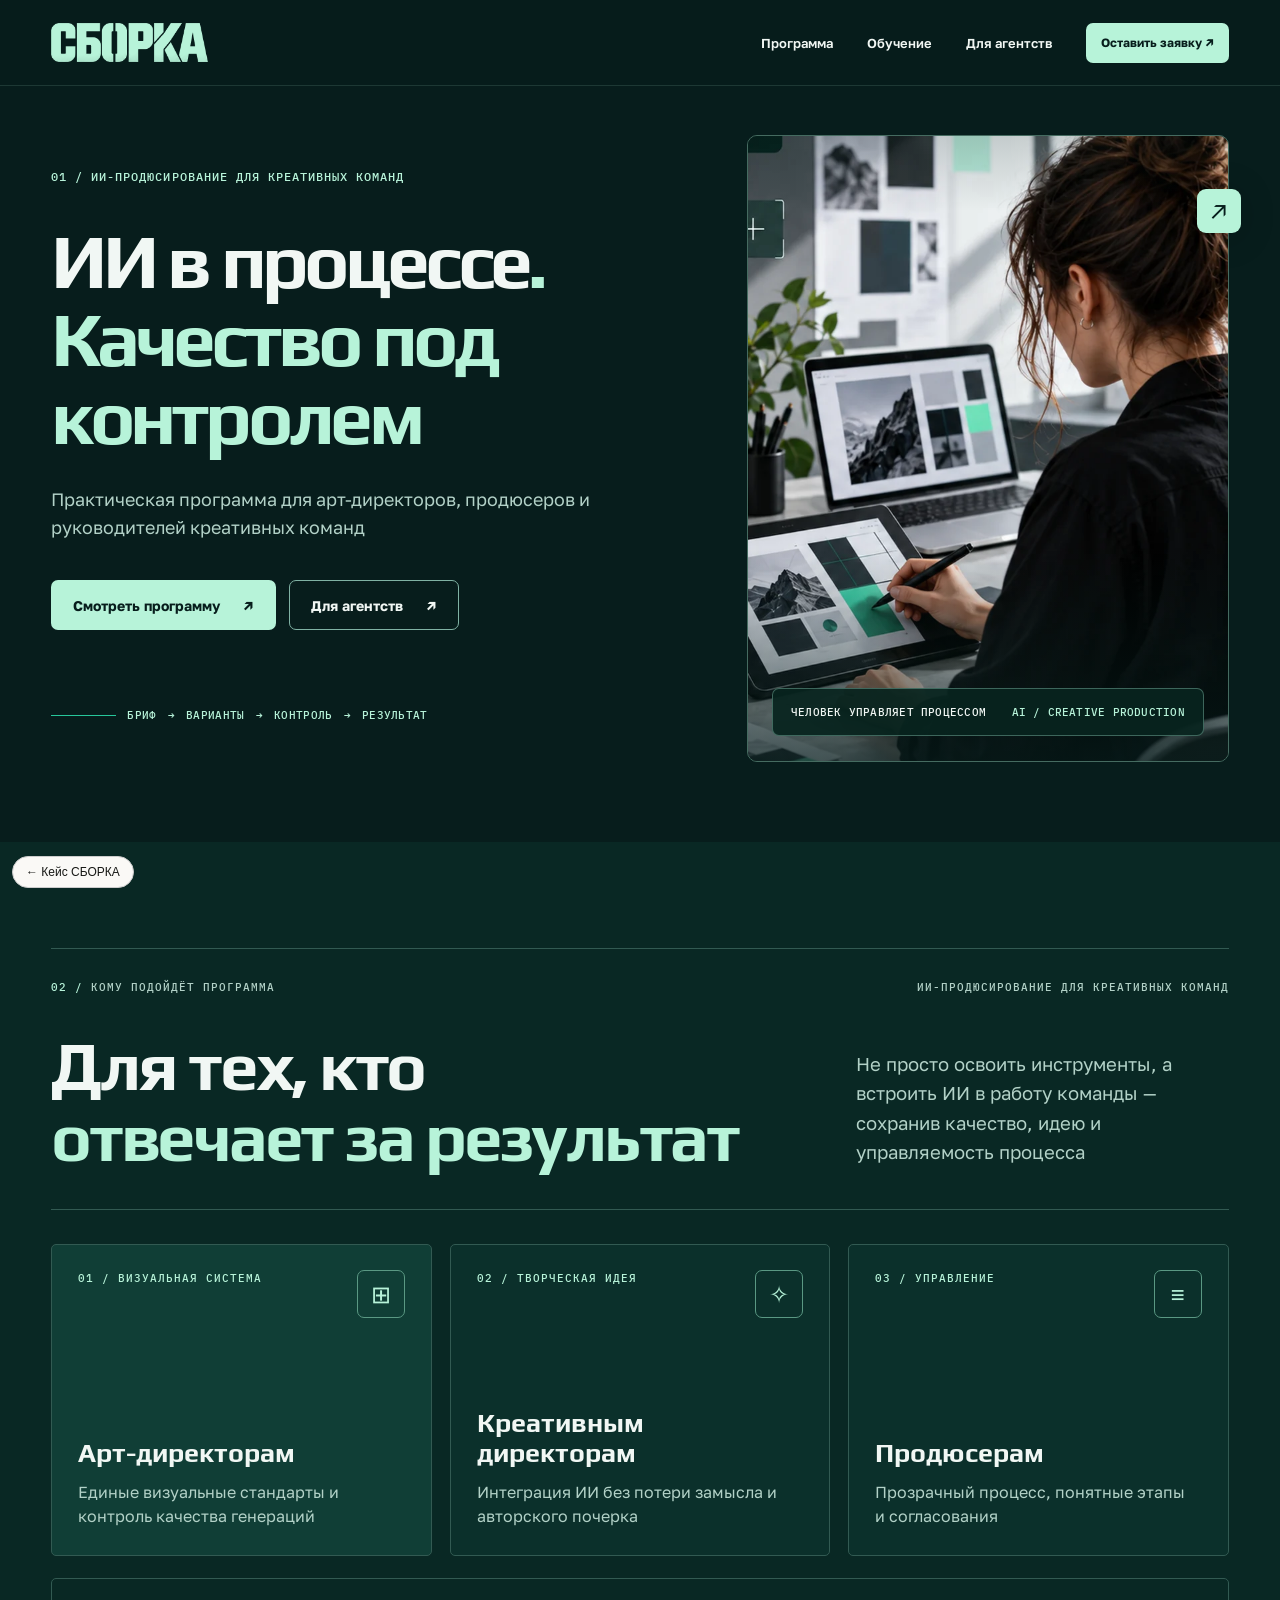
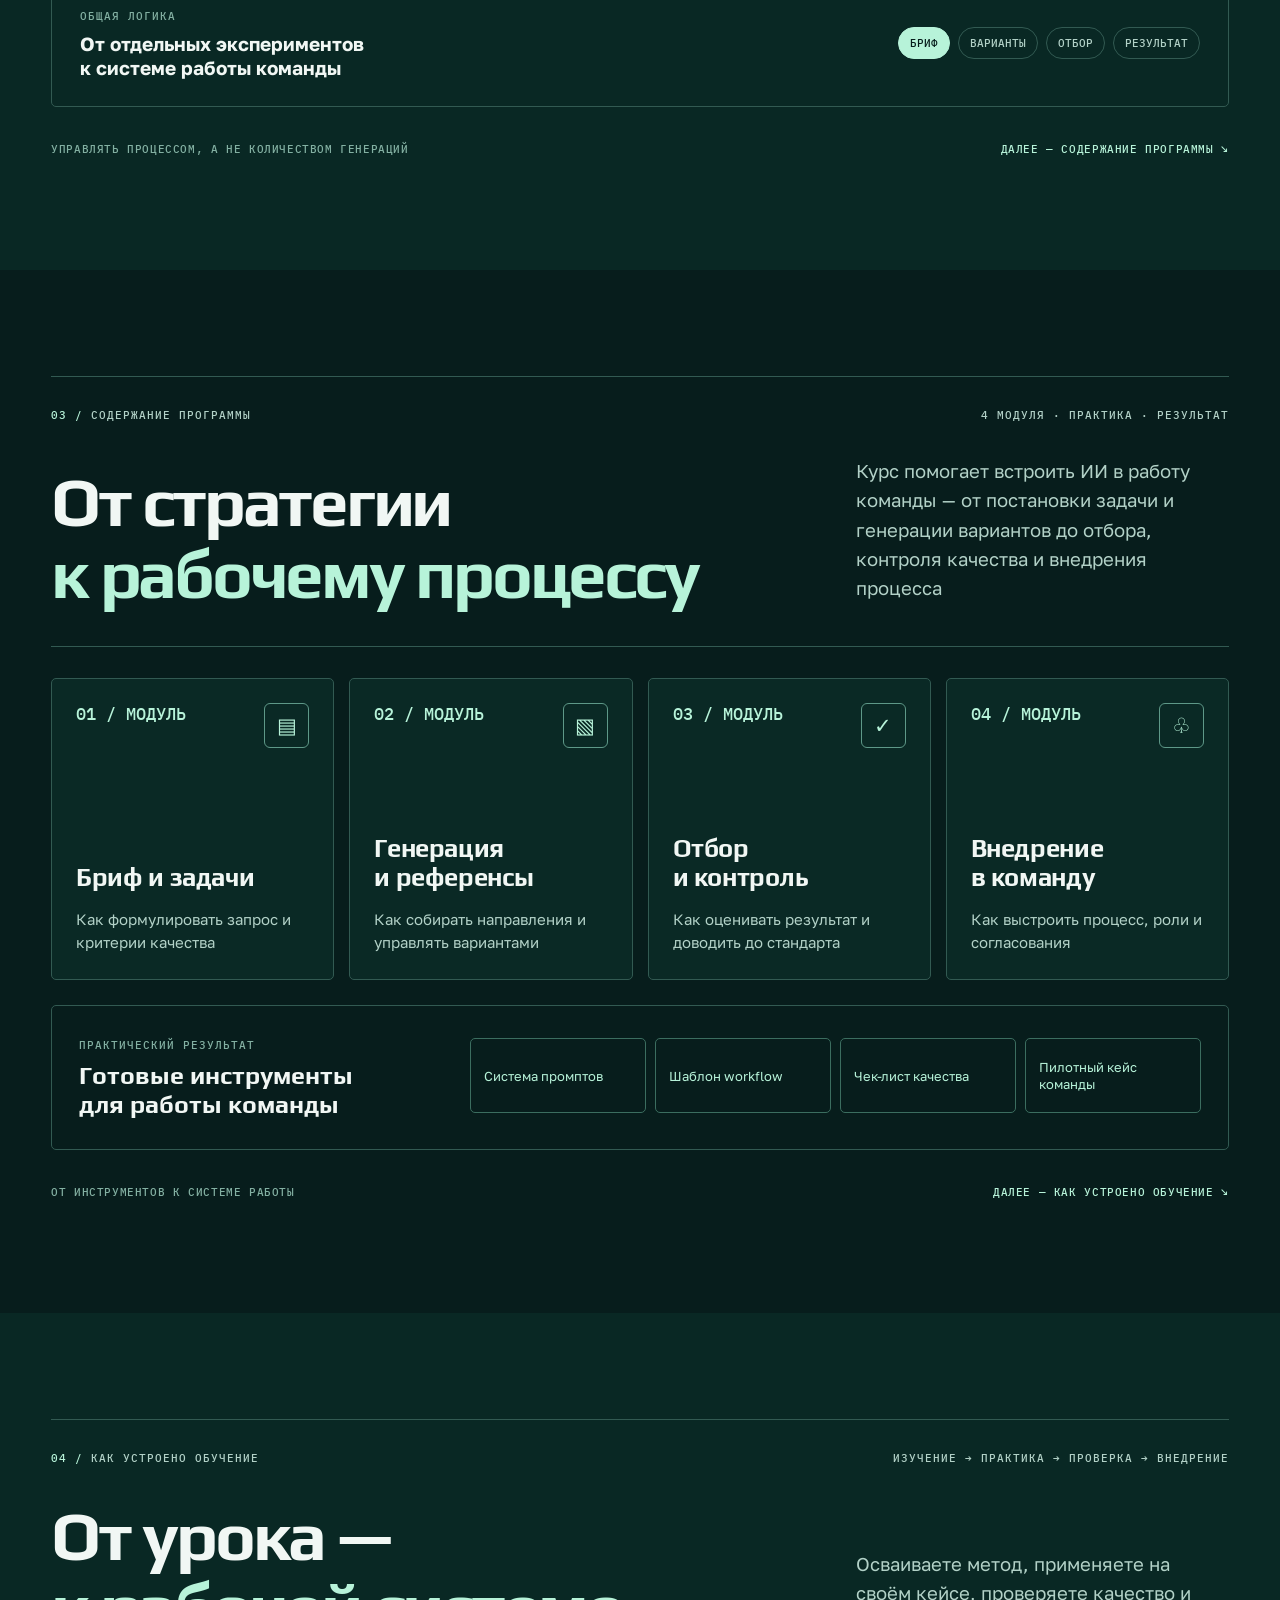
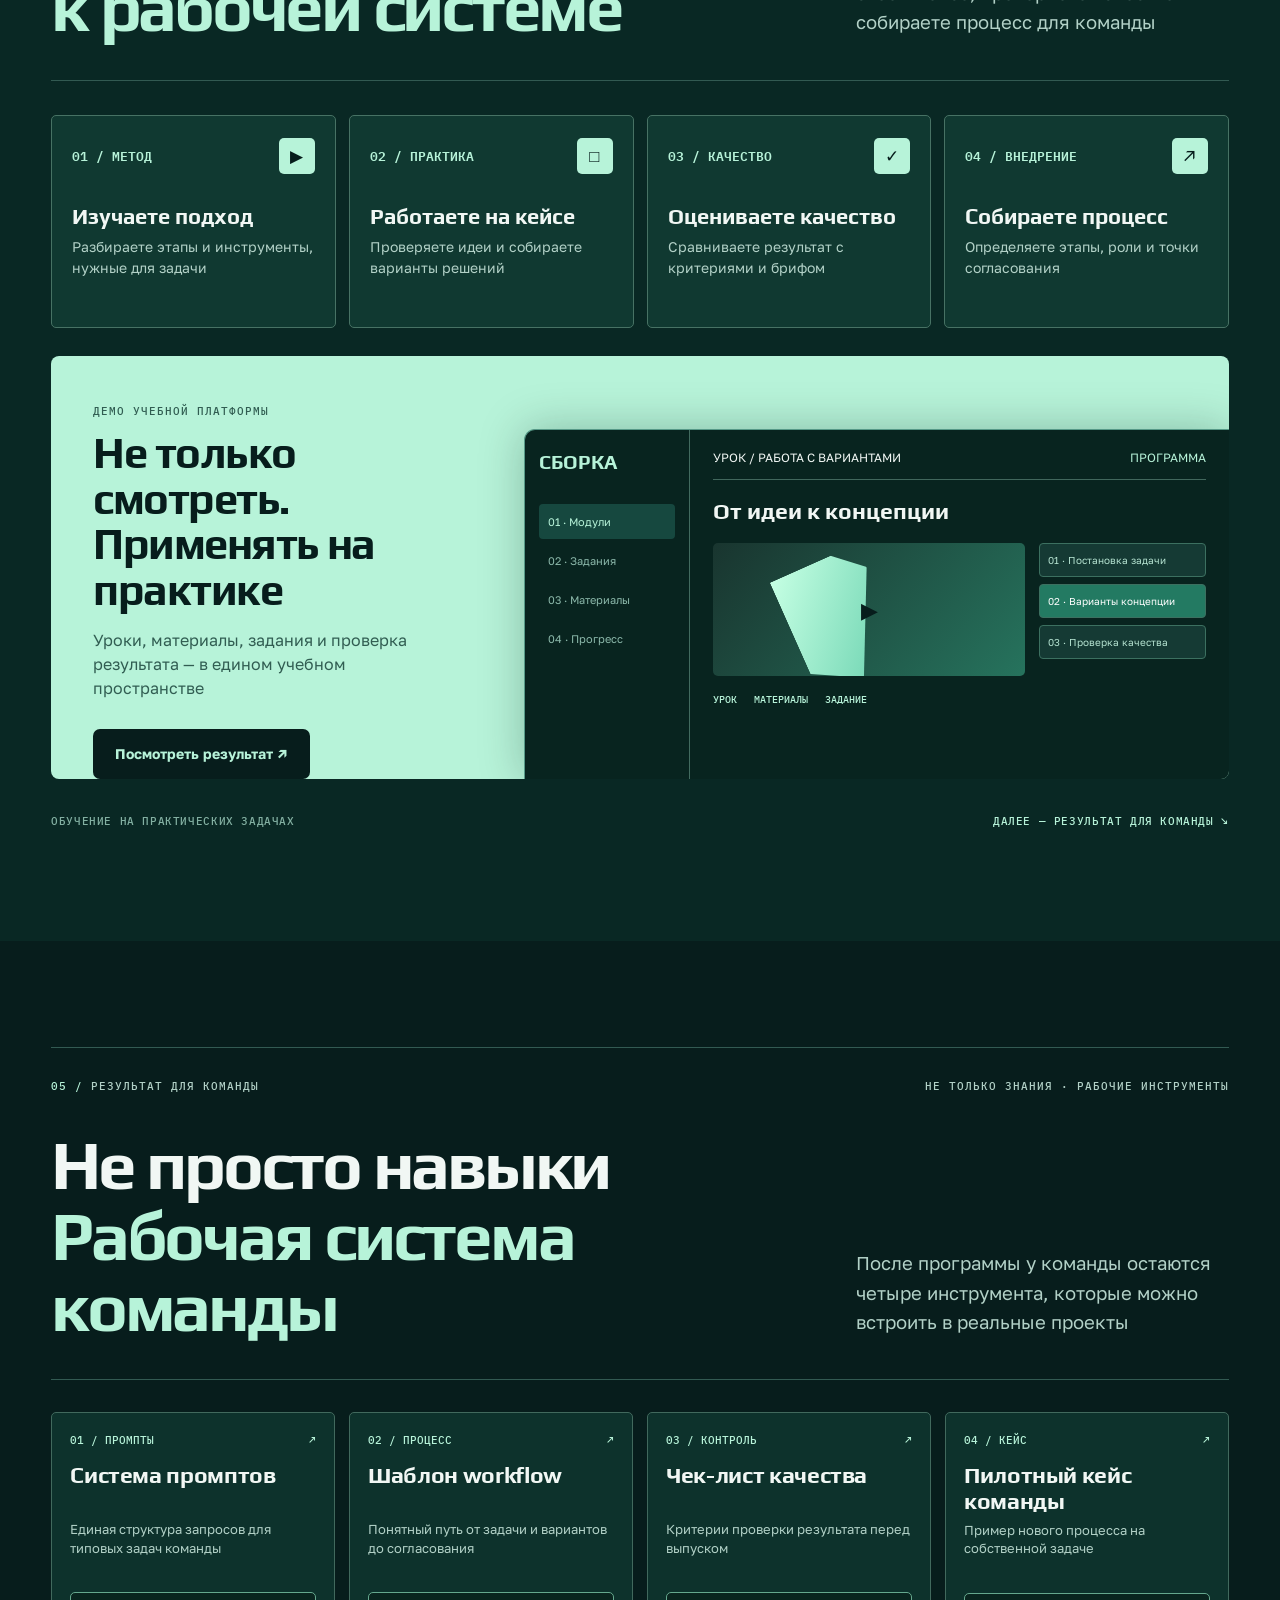
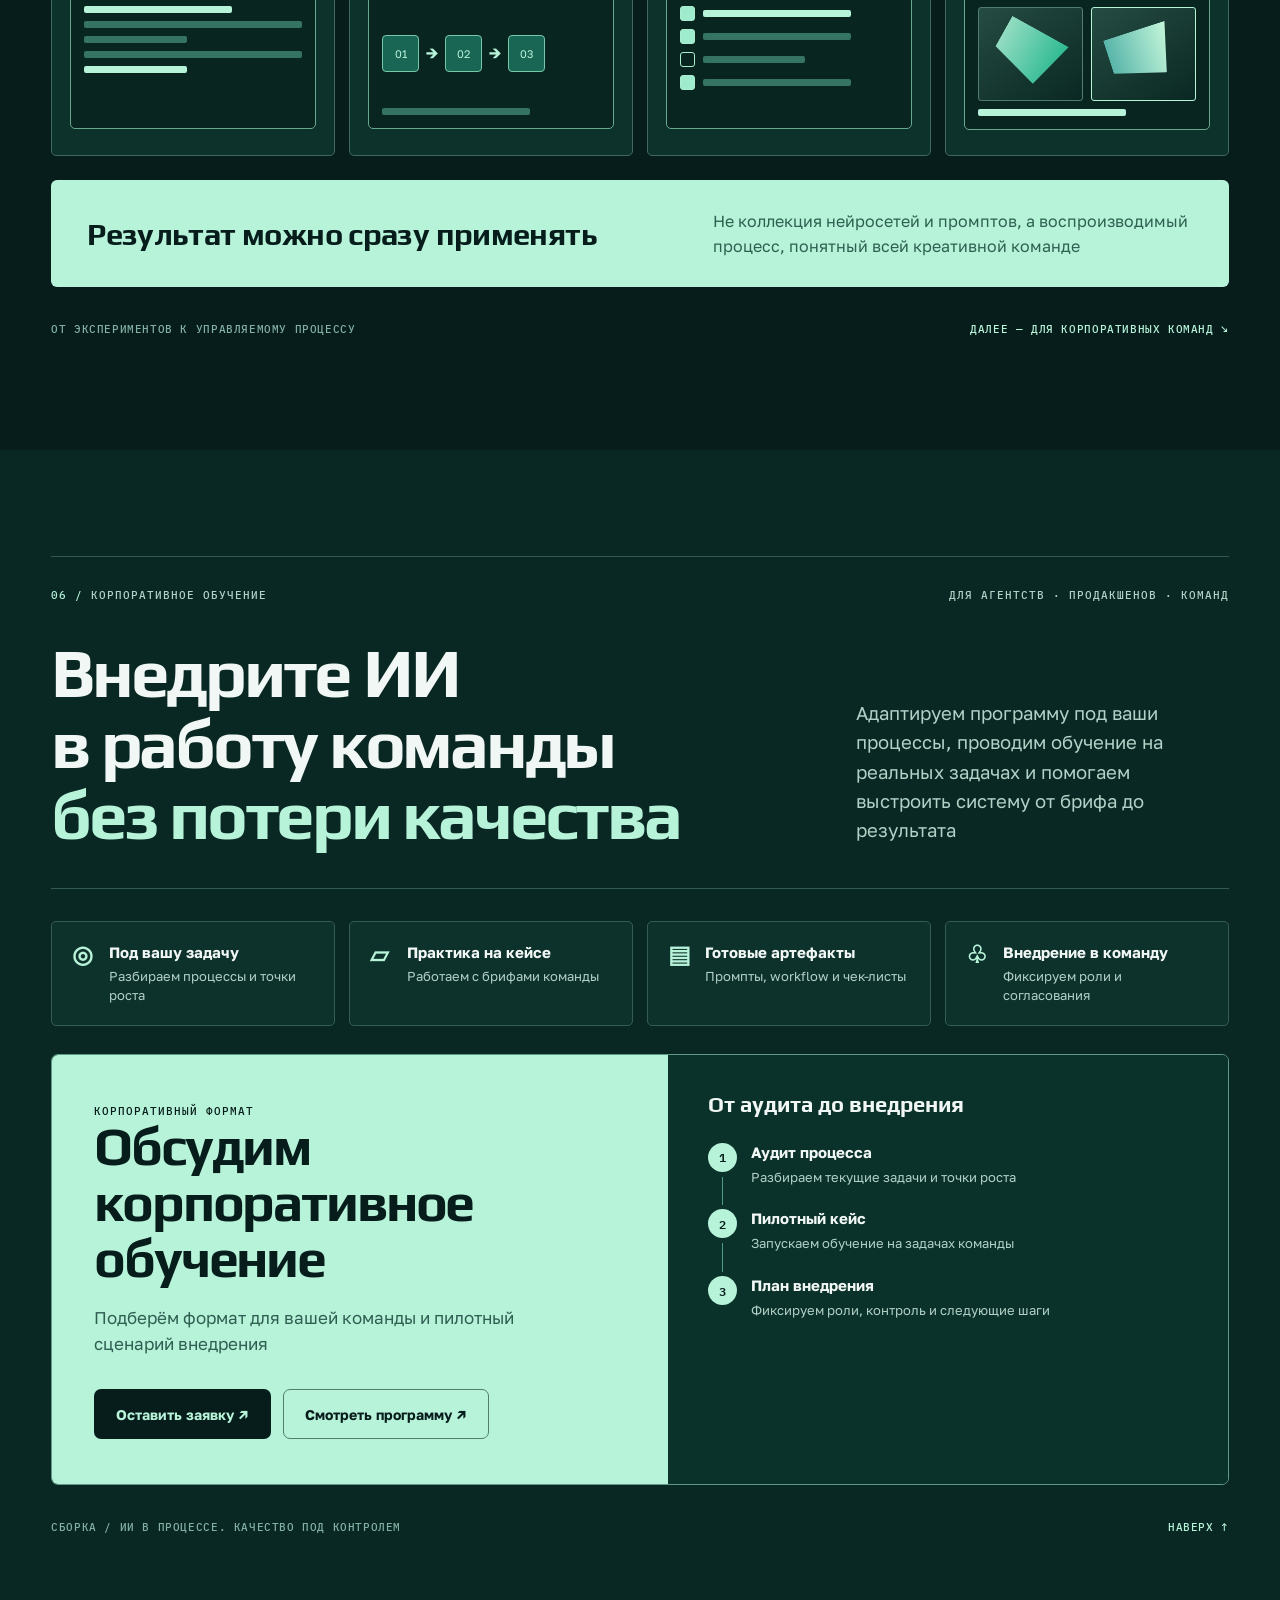
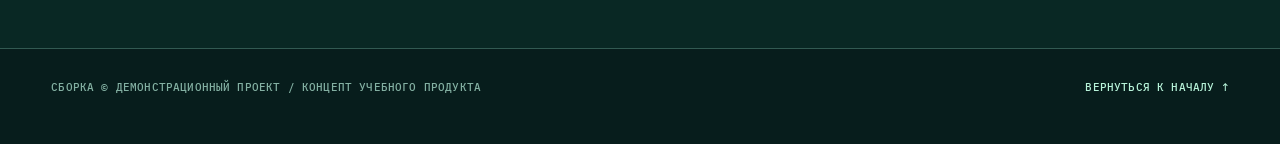
<file: projects--sborka--green-landing--index.html>
<!doctype html>
<html lang="ru">
<head>
  <meta charset="utf-8">
  <meta name="viewport" content="width=device-width, initial-scale=1">
  <meta name="theme-color" content="#071D1C">
  <meta name="description" content="СБОРКА — демонстрационный лендинг курса по ИИ-продюсированию для креативных команд">
  <title>СБОРКА — ИИ в процессе. Качество под контролем</title>
  
  
  <link rel="stylesheet" href="projects--sborka--green-landing--fonts.css">
  <style>
    :root{--base:#071D1C;--dark:#092623;--card:#0B312C;--card2:#103D35;--mint:#B7F3D9;--mint2:#27C79B;--text:#F1F7F4;--soft:#B2D1C7;--line:#325A52;--muted:#83B0A2;--container:1328px;--side:clamp(22px,4vw,64px);--display:'Play','Golos Text',Arial,sans-serif;--body:'Golos Text',Arial,sans-serif;--mono:'IBM Plex Mono',monospace}
    *,*::before,*::after{box-sizing:border-box}html{scroll-behavior:smooth;scroll-padding-top:90px}body{margin:0;background:var(--base);color:var(--text);font-family:var(--body);-webkit-font-smoothing:antialiased}body.modal-open{overflow:hidden}button,input,textarea{font:inherit}button{cursor:pointer}a{color:inherit;text-decoration:none}img{max-width:100%;display:block}svg{display:block}section{scroll-margin-top:80px}a:focus-visible,button:focus-visible,input:focus-visible,textarea:focus-visible{outline:3px solid var(--mint);outline-offset:4px}
    .container{width:min(var(--container),calc(100% - 2*var(--side)));margin:0 auto}.upper{font:500 11px/1.5 var(--mono);letter-spacing:.09em;text-transform:uppercase}.eyebrow{display:flex;align-items:center;justify-content:space-between;gap:24px;color:var(--soft)}.eyebrow .accent{color:var(--mint)}.section{padding:106px 0 112px;position:relative}.rule{height:1px;background:var(--line);width:100%}.section-intro{display:grid;grid-template-columns:minmax(0,2fr) minmax(260px,1fr);align-items:end;gap:60px;margin:34px 0 37px}.section-title{font:700 clamp(40px,5.4vw,78px)/1.03 var(--display);letter-spacing:-.047em;margin:0;max-width:890px}.section-title span{color:var(--mint)}.section-desc{font-size:clamp(16px,1.45vw,20px);line-height:1.58;color:var(--soft);max-width:410px;margin:0 0 5px}.meta{display:flex;align-items:center;justify-content:space-between;gap:20px;margin-top:34px;color:var(--muted);font:500 11px/1.5 var(--mono);letter-spacing:.055em;text-transform:uppercase}.meta a{color:var(--mint);white-space:nowrap}.meta a:hover{color:white}.btn{border:1px solid transparent;border-radius:7px;min-height:50px;display:inline-flex;align-items:center;justify-content:center;gap:23px;font-weight:700;font-size:14px;padding:13px 21px;transition:transform .2s,background .2s,color .2s}.btn:hover{transform:translateY(-2px)}.btn.primary{background:var(--mint);color:var(--base)}.btn.primary:hover{background:#D5FFED}.btn.secondary{border-color:#80B2A4;color:var(--text);background:transparent}.btn.secondary:hover{border-color:var(--mint);background:#133C36}.btn.ink{background:var(--base);color:var(--mint)}.btn.ink:hover{background:#18453F}.btn:active{transform:translateY(0)}
    .site-header{height:86px;position:sticky;top:0;z-index:20;background:#071D1CEB;backdrop-filter:blur(16px);-webkit-backdrop-filter:blur(16px);border-bottom:1px solid #456B605E}.header-inner{height:100%;display:flex;align-items:center;justify-content:space-between;gap:30px}.brand{display:inline-flex;align-items:center;flex:0 0 auto}.brand img{width:157px;height:auto}.nav{display:flex;align-items:center;gap:34px;font-size:13px;font-weight:600}.nav a:not(.btn){transition:color .2s}.nav a:not(.btn):hover{color:var(--mint)}.nav .btn{min-height:40px;padding:10px 14px;font-size:12px}.menu-toggle{display:none;border:1px solid var(--line);border-radius:7px;width:44px;height:44px;background:transparent;color:var(--mint);font-size:21px;align-items:center;justify-content:center}
    .page-start{height:0;overflow:hidden;position:relative}
    /* 01 / HERO */
    .hero{padding:49px 0 80px;overflow:hidden}.hero-grid{display:grid;grid-template-columns:minmax(0,1.15fr) minmax(0,.85fr);gap:44px;align-items:stretch}.hero-left{padding:34px 0 40px;display:flex;flex-direction:column;justify-content:center;min-width:0}.hero-brow{font:500 12px var(--mono);color:var(--mint);letter-spacing:.085em;margin-bottom:38px}.hero h1{font:700 clamp(54px,6vw,100px)/1.015 var(--display);letter-spacing:-.061em;margin:0 0 30px;max-width:780px}.hero h1 .mint{color:var(--mint)}.hero p{font-size:clamp(16px,1.4vw,20px);line-height:1.55;color:var(--soft);max-width:570px;margin:0}.hero-actions{display:flex;gap:13px;flex-wrap:wrap;margin-top:39px}.hero-bottom{display:flex;gap:11px;align-items:center;margin-top:78px;color:var(--mint);font:500 11px var(--mono);letter-spacing:.03em}.hero-bottom .tiny-line{height:1px;width:65px;background:var(--mint2)}.hero-visual{position:relative;min-height:620px;isolation:isolate}.hero-photo{position:absolute;inset:0;overflow:hidden;border:1px solid #456B60;border-radius:10px;background:#14322C}.hero-photo img{height:100%;width:100%;object-fit:cover;object-position:55% 47%}.hero-photo::after{content:'';position:absolute;inset:0;background:linear-gradient(0deg,#071D1CB8 0%,transparent 34%,transparent 88%,#071D1C2B 100%);pointer-events:none}.photo-label{position:absolute;left:25px;bottom:26px;right:25px;background:#08241FEC;border:1px solid #6DA49388;border-radius:7px;padding:16px 18px;display:flex;justify-content:space-between;gap:15px;align-items:center;font:500 11px var(--mono);letter-spacing:.02em;z-index:2}.photo-label span:last-child{color:var(--mint)}.hero-corner{position:absolute;right:-12px;top:54px;width:44px;height:44px;border-radius:9px;background:var(--mint);z-index:3;display:grid;place-items:center;color:var(--base);font-size:23px;box-shadow:0 4px 35px #0003}
    /* 02 / AUDIENCES */
    .audiences{background:#092824}.audience-grid{display:grid;grid-template-columns:repeat(3,minmax(0,1fr));gap:18px;padding-top:34px}.audience{border:1px solid var(--line);background:#0B302B;border-radius:5px;min-height:312px;display:flex;flex-direction:column;justify-content:space-between;padding:25px 26px 27px;transition:border-color .25s,transform .25s}.audience:hover{border-color:#7DD8B8;transform:translateY(-3px)}.audience:nth-child(1){background:#103E36}.audience-top{display:flex;justify-content:space-between;align-items:start;color:var(--mint)}.audience-icon{width:48px;height:48px;border:1px solid #5A9883;border-radius:7px;display:grid;place-items:center;font:500 24px var(--mono)}.audience h3{font:700 clamp(23px,2.1vw,31px)/1.1 var(--display);margin:0 0 12px}.audience p{color:var(--soft);font-size:16px;line-height:1.52;max-width:310px;margin:0}.logic{border:1px solid var(--line);border-radius:5px;display:flex;justify-content:space-between;align-items:center;gap:20px;padding:25px 28px;margin-top:22px}.logic strong{display:block;font-size:19px;line-height:1.3;margin-top:7px;max-width:360px}.logic ol{display:flex;gap:8px;list-style:none;margin:0;padding:0;flex-wrap:wrap}.logic li{padding:8px 11px;border:1px solid var(--line);border-radius:30px;color:var(--soft);font:500 11px var(--mono)}.logic li:first-child{background:var(--mint);border-color:var(--mint);color:var(--base)}
    /* 03 / MODULES */
    .module-grid{display:grid;grid-template-columns:repeat(4,minmax(0,1fr));gap:15px;margin-top:31px}.module{border:1px solid var(--line);border-radius:5px;min-height:302px;padding:24px;display:flex;flex-direction:column;justify-content:space-between;background:#0A2925}.module-number{display:flex;align-items:flex-start;justify-content:space-between}.module-number .num{font:500 17px var(--mono);color:var(--mint)}.module-number .symbol{display:grid;place-items:center;width:45px;height:45px;border:1px solid #5E9888;border-radius:6px;color:var(--mint);font-size:21px}.module h3{font:700 clamp(22px,2vw,29px)/1.14 var(--display);margin:0 0 16px;letter-spacing:-.015em}.module p{font-size:15px;line-height:1.55;color:var(--soft);margin:0;max-width:260px}.deliverables{margin-top:25px;border:1px solid var(--line);padding:27px 27px 30px;border-radius:5px;display:grid;grid-template-columns:1.1fr 2.2fr;align-items:center;gap:25px}.deliverables h3{font:700 25px/1.16 var(--display);margin:8px 0 0}.deliverable-tags{display:grid;grid-template-columns:repeat(4,1fr);gap:9px}.deliverable-tags span{border:1px solid #3B6D5F;border-radius:5px;padding:17px 13px;color:var(--mint);font-size:13px;line-height:1.3;min-height:75px;display:flex;align-items:center}
    /* 04 / LEARNING */
    .steps{display:grid;grid-template-columns:repeat(4,1fr);gap:13px;margin-top:34px}.step{padding:22px 20px 25px;border-radius:5px;background:#103931;border:1px solid #477264;min-height:213px;position:relative}.step-head{display:flex;align-items:center;justify-content:space-between}.step-no{font:600 13px var(--mono);color:var(--mint)}.step-icon{background:#B7F3D9;color:var(--base);width:36px;height:36px;border-radius:5px;display:grid;place-items:center;font-size:17px}.step h3{font:700 22px/1.13 var(--display);margin:30px 0 9px;max-width:230px}.step p{font-size:14px;line-height:1.45;color:var(--soft);margin:0}.learning-demo{background:var(--mint);color:#071D1C;border-radius:8px;margin-top:28px;display:grid;grid-template-columns: .85fr 1.5fr;gap:32px;align-items:center;overflow:hidden;padding:43px 0 0 42px;min-height:410px}.learning-demo h3{font:700 clamp(31px,3.4vw,50px)/1.05 var(--display);letter-spacing:-.035em;margin:11px 0 15px;max-width:340px}.learning-demo p{max-width:325px;font-size:16px;line-height:1.5;margin:0 0 29px;color:#315D52}.learning-demo .small-top{color:#315D52}.platform{height:350px;display:grid;grid-template-columns:165px minmax(0,1fr);background:#08241F;color:var(--text);border:1px solid #569987;border-bottom:0;border-right:0;border-radius:11px 0 0 0;box-shadow:0 0 45px #07251B44;min-width:0;align-self:end;overflow:hidden}.platform aside{border-right:1px solid #426B5F;padding:20px 14px;font-size:11px;color:#8CB9AB}.platform aside b{display:block;color:var(--mint);font:700 20px var(--display);margin-bottom:31px}.platform aside span{display:block;padding:11px 9px;border-radius:4px;margin-top:4px}.platform aside span:first-of-type{background:#16483F;color:var(--mint)}.platform main{min-width:0;padding:20px 23px}.platform .lesson-top{display:flex;align-items:center;justify-content:space-between;border-bottom:1px solid #41675C;padding-bottom:14px;font-size:12px}.platform .lesson-title{font:700 23px var(--display);margin-top:17px}.platform .lesson-body{margin-top:19px;display:grid;grid-template-columns:1.4fr .75fr;gap:14px}.platform .preview-art{height:133px;border-radius:5px;background:linear-gradient(132deg,#19352F,#26735D);position:relative;overflow:hidden}.platform .preview-art::before{content:'';width:95px;height:125px;position:absolute;top:15px;left:25%;transform:rotate(-24deg);background:linear-gradient(130deg,#C5FFE3,#65CFAC);clip-path:polygon(0 0,70% 0,100% 20%,50% 100%,0 80%);box-shadow:5px 9px 20px #000}.platform .preview-art::after{content:'▶';position:absolute;inset:0;display:grid;place-items:center;color:#071D1C;font-size:22px}.platform .lesson-list{display:flex;flex-direction:column;gap:7px}.platform .lesson-list span{background:#153A34;border:1px solid #3C7060;border-radius:4px;padding:10px 8px;font-size:10px;color:#B5E3D1}.platform .lesson-list span:nth-child(2){background:#237A62;color:white}.platform .tabs{display:flex;gap:17px;margin-top:17px;font:500 10px var(--mono);color:#B7F3D9}
    /* 05 / RESULT */
    .outcome-grid{display:grid;grid-template-columns:repeat(4,minmax(0,1fr));gap:14px;margin-top:32px}.outcome-card{background:#0D322C;border:1px solid #41695D;border-radius:5px;padding:20px 18px;min-width:0;min-height:344px}.outcome-head{color:var(--mint);font:500 11px var(--mono);display:flex;justify-content:space-between;align-items:center}.outcome-card h3{font:700 23px/1.1 var(--display);letter-spacing:-.015em;margin:15px 0 8px;min-height:50px}.outcome-card p{font-size:13px;line-height:1.4;color:var(--soft);margin:0 0 18px;min-height:54px}.artifact{height:137px;border:1px solid #65A88E;border-radius:5px;background:#09251F;padding:13px;display:flex;flex-direction:column;gap:8px;overflow:hidden}.artifact .bar{height:7px;border-radius:2px;background:#357363}.artifact .bar.light{background:#B7F3D9}.artifact .bar.short{width:47%}.artifact .bar.medium{width:68%}.artifact .line-row{display:flex;align-items:center;gap:8px}.artifact .checkbox{border:1px solid #A9EED1;border-radius:3px;width:15px;height:15px;flex-shrink:0}.artifact .checkbox.checked{background:#9EECCD}.artifact .nodes{display:flex;gap:7px;align-items:center;margin:auto 0}.artifact .nodes i{border:1px solid #77C8AA;background:#1A6655;border-radius:4px;width:37px;height:37px;display:grid;place-items:center;color:#B7F3D9;font-style:normal;font-size:11px}.artifact .nodes b{color:#B7F3D9}.artifact .visual-pair{display:flex;gap:8px;flex:1}.artifact .visual-pair span{flex:1;position:relative;border-radius:3px;background:linear-gradient(145deg,#254C42,#0A2823);border:1px solid #537C71;overflow:hidden}.artifact .visual-pair span::after{content:'';position:absolute;inset:23% 17%;transform:rotate(29deg);background:linear-gradient(90deg,#94DCC2,#28B88F);clip-path:polygon(0 0,95% 0,75% 100%,0 70%)}.artifact .visual-pair span:last-child::after{background:linear-gradient(90deg,#58B5AA,#C9F9DC);transform:rotate(-18deg)}.artifact .visual-pair span:last-child{border-color:#B7F3D9}.benefit{margin-top:24px;display:flex;justify-content:space-between;align-items:center;gap:36px;background:var(--mint);color:#071D1C;border-radius:6px;padding:29px 36px}.benefit h3{font:700 31px/1.1 var(--display);letter-spacing:-.02em;margin:0;max-width:520px}.benefit p{color:#2D6050;font-size:16px;line-height:1.52;margin:0;max-width:480px}
    /* 06 / CTA */
    .corporate{background:#092824}.corporate-features{display:grid;grid-template-columns:repeat(4,minmax(0,1fr));gap:14px;margin-top:32px}.corp-feature{display:flex;gap:13px;align-items:flex-start;border:1px solid #365D52;background:#0D322C;padding:20px;border-radius:5px}.corp-symbol{color:var(--mint);font-size:24px;font-weight:700;line-height:1;flex:0 0 24px}.corp-feature strong{display:block;font-size:15px;line-height:1.35;margin-bottom:5px}.corp-feature p{font-size:13px;line-height:1.45;margin:0;color:var(--soft)}.closing-panel>div{min-width:0}.closing-panel{margin-top:28px;border:1px solid #5F9988;border-radius:7px;display:grid;grid-template-columns:1.1fr 1fr;overflow:hidden}.closing-left{background:var(--mint);color:var(--base);padding:44px 42px 45px}.closing-left h3{font:700 clamp(35px,4.2vw,60px)/1.04 var(--display);letter-spacing:-.04em;margin:0 0 18px;max-width:490px}.closing-left p{color:#2F5E52;line-height:1.54;font-size:17px;max-width:485px;margin:0}.closing-actions{display:flex;flex-wrap:wrap;gap:12px;margin-top:32px}.closing-right{padding:36px 40px;background:#0A322B}.closing-right h4{font:700 22px var(--display);margin:0 0 26px}.corporate-flow{list-style:none;margin:0;padding:0}.corporate-flow li{display:flex;gap:14px;padding-bottom:23px;position:relative}.corporate-flow li:not(:last-child):before{content:'';position:absolute;left:14px;top:34px;bottom:4px;width:1px;background:#4E9D81}.corporate-flow .bubble{background:#B7F3D9;color:#071D1C;flex:0 0 29px;width:29px;height:29px;border-radius:50%;display:grid;place-items:center;font:700 12px var(--mono)}.corporate-flow strong{display:block;font-size:15px;margin-bottom:5px}.corporate-flow small{font-size:13px;line-height:1.45;color:var(--soft)}.site-footer{border-top:1px solid var(--line);padding:29px 0 48px;color:var(--muted);font:500 11px/1.65 var(--mono);letter-spacing:.015em}.foot-row{display:flex;align-items:center;justify-content:space-between;gap:20px}.foot-row a{color:var(--mint)}
    dialog{border:1px solid #6CA690;border-radius:11px;padding:0;background:#0B2925;color:var(--text);max-width:min(510px,calc(100vw - 30px));width:100%;box-shadow:0 25px 90px #000A}dialog::backdrop{background:#000B;backdrop-filter:blur(3px)}.dialog-inside{padding:31px}.dialog-title{display:flex;justify-content:space-between;align-items:start;gap:20px}.dialog-title h3{font:700 31px var(--display);margin:0 0 8px}.dialog-title button{border:1px solid var(--line);background:transparent;color:var(--mint);border-radius:5px;width:38px;height:38px;font-size:23px}.dialog-inside p{font-size:14px;color:var(--soft);line-height:1.5;margin:0 0 20px}.demo-form{display:grid;gap:14px}.demo-form label{font:500 12px var(--mono);color:var(--mint);display:grid;gap:8px}.demo-form input,.demo-form textarea{width:100%;background:#153B34;border:1px solid #567B6E;color:var(--text);padding:12px;border-radius:5px;font:400 15px var(--body)}.demo-form textarea{min-height:96px;resize:vertical}.demo-note{font-size:12px;color:#B7F3D9;margin:0}.notice{display:none;border:1px solid #8ACDB7;border-radius:5px;padding:12px;color:#B7F3D9;font-size:13px;line-height:1.5}.notice.show{display:block}
    @media(max-width:1100px){.section{padding:78px 0}.hero-grid{gap:22px;grid-template-columns:1.06fr .94fr}.hero h1{font-size:clamp(54px,6vw,82px)}.hero-visual{min-height:540px}.module-grid,.steps,.outcome-grid{grid-template-columns:repeat(2,minmax(0,1fr))}.corporate-features{grid-template-columns:repeat(2,minmax(0,1fr))}.module{min-height:265px}.section-intro{gap:30px}.deliverables{grid-template-columns:1fr}.learning-demo{gap:15px}.platform{grid-template-columns:125px 1fr}}
    @media(max-width:760px){:root{--side:22px}.site-header{height:72px}.brand img{width:135px}.menu-toggle{display:flex}.nav{display:none;position:absolute;top:71px;left:0;right:0;background:#092B25;border-bottom:1px solid var(--line);padding:23px var(--side) 26px;flex-direction:column;align-items:stretch;gap:18px}.nav.open{display:flex}.nav .btn{justify-content:center}.section{padding:68px 0 78px}.hero{padding:28px 0 61px}.hero-grid{display:flex;flex-direction:column;gap:18px}.hero-left{padding:19px 0 5px}.hero-brow{margin-bottom:24px;font-size:10px}.hero h1{font-size:clamp(44px,10vw,74px);letter-spacing:-.05em;margin-bottom:20px}.hero p{font-size:16px}.hero-actions{margin-top:27px}.hero-bottom{margin-top:28px;font-size:10px}.hero-visual{min-height:390px}.hero-photo img{object-position:center 38%}.hero-corner{right:11px;top:16px;width:35px;height:35px}.photo-label{left:15px;right:15px;bottom:15px;font-size:10px;padding:13px}.eyebrow{font-size:9px;align-items:flex-start}.eyebrow>span:last-child{display:none}.section-intro{grid-template-columns:1fr;gap:17px;margin:22px 0 27px}.section-title{font-size:clamp(39px,9vw,65px)}.section-desc{font-size:16px}.audience-grid{grid-template-columns:1fr;margin-top:0;gap:11px}.audience{min-height:205px;padding:20px}.audience h3{font-size:27px}.logic{padding:20px;align-items:flex-start;flex-direction:column}.logic ol{gap:6px}.module-grid,.steps,.outcome-grid,.corporate-features{grid-template-columns:1fr}.module{min-height:215px}.module h3{font-size:28px}.deliverable-tags{grid-template-columns:repeat(2,1fr)}.deliverables{padding:20px}.learning-demo{grid-template-columns:1fr;padding:29px 0 0 25px;gap:24px}.learning-demo h3{font-size:35px}.learning-demo p{padding-right:24px}.platform{height:300px;grid-template-columns:98px 1fr}.platform aside{padding:12px 7px}.platform aside b{font-size:14px}.platform aside span{font-size:9px;padding:9px 3px}.platform main{padding:15px 12px}.platform .lesson-top{font-size:9px}.platform .lesson-title{font-size:19px}.platform .lesson-body{grid-template-columns:1fr}.platform .lesson-list{display:none}.platform .preview-art{height:124px}.outcome-card{min-height:295px}.outcome-card h3,.outcome-card p{min-height:0}.artifact{height:128px}.benefit{padding:24px;flex-direction:column;align-items:flex-start;gap:12px}.benefit h3{font-size:28px}.closing-panel{grid-template-columns:1fr}.closing-left{padding:30px 24px}.closing-left h3{font-size:clamp(26px,8vw,39px);overflow-wrap:anywhere}.closing-right{padding:30px 24px}.meta{flex-direction:column;align-items:flex-start;margin-top:24px;gap:10px;font-size:10px}.meta a{white-space:normal}.foot-row{flex-direction:column;align-items:flex-start}.dialog-inside{padding:22px}}
    @media(min-width:500px) and (max-width:760px){.audience-grid{grid-template-columns:repeat(2,1fr)}.audience:nth-child(3){grid-column:1 / -1}.module-grid,.steps,.outcome-grid{grid-template-columns:repeat(2,1fr)}.hero-visual{min-height:460px}.hero-photo img{object-position:center 41%}}
    @media(prefers-reduced-motion:reduce){html{scroll-behavior:auto}*,*::before,*::after{transition-duration:0s!important;animation-duration:0s!important}}
  </style>
</head>
<body>
<div id="top" class="page-start" aria-hidden="true"></div>
<header class="site-header"><div class="container header-inner"><a class="brand" href="#top" aria-label="СБОРКА — наверх"><img src="[data-uri]" alt="СБОРКА"></a><button class="menu-toggle" id="menu-toggle" aria-label="Открыть меню" aria-expanded="false" aria-controls="nav">☰</button><nav class="nav" id="nav" aria-label="Основная навигация"><a href="#program">Программа</a><a href="#learning">Обучение</a><a href="#corporate">Для агентств</a><button type="button" class="btn primary" data-open-modal>Оставить заявку ↗</button></nav></div></header>
<main>
<section class="hero" id="hero" aria-label="Первый экран"><div class="container hero-grid"><div class="hero-left"><span class="hero-brow">01 / ИИ-ПРОДЮСИРОВАНИЕ ДЛЯ КРЕАТИВНЫХ КОМАНД</span><h1>ИИ в процессе<span class="mint">.<br>Качество под контролем</span></h1><p>Практическая программа для арт-директоров, продюсеров и руководителей креативных команд</p><div class="hero-actions"><a class="btn primary" href="#program">Смотреть программу <span aria-hidden="true">↗</span></a><a class="btn secondary" href="#corporate">Для агентств <span aria-hidden="true">↗</span></a></div><div class="hero-bottom"><span class="tiny-line"></span> БРИФ <span>→</span> ВАРИАНТЫ <span>→</span> КОНТРОЛЬ <span>→</span> РЕЗУЛЬТАТ</div></div><div class="hero-visual"><div class="hero-photo"><img src="[data-uri]" alt="Арт-директор работает над визуальными решениями на графическом планшете"></div><div class="hero-corner" aria-hidden="true">↗</div><div class="photo-label"><span>ЧЕЛОВЕК УПРАВЛЯЕТ ПРОЦЕССОМ</span><span>AI / CREATIVE PRODUCTION</span></div></div></div></section>
<section class="section audiences" id="audience"><div class="container"><div class="rule"></div><div class="eyebrow upper" style="margin-top:30px"><span><span class="accent">02 / </span> КОМУ ПОДОЙДЁТ ПРОГРАММА</span><span>ИИ-ПРОДЮСИРОВАНИЕ ДЛЯ КРЕАТИВНЫХ КОМАНД</span></div><div class="section-intro"><h2 class="section-title">Для тех, кто<br><span>отвечает за результат</span></h2><p class="section-desc">Не просто освоить инструменты, а встроить ИИ в работу команды — сохранив качество, идею и управляемость процесса</p></div><div class="rule"></div><div class="audience-grid"><article class="audience"><div class="audience-top"><span class="upper">01 / ВИЗУАЛЬНАЯ СИСТЕМА</span><span class="audience-icon" aria-hidden="true">⊞</span></div><div><h3>Арт-директорам</h3><p>Единые визуальные стандарты и контроль качества генераций</p></div></article><article class="audience"><div class="audience-top"><span class="upper">02 / ТВОРЧЕСКАЯ ИДЕЯ</span><span class="audience-icon" aria-hidden="true">✧</span></div><div><h3>Креативным<br>директорам</h3><p>Интеграция ИИ без потери замысла и авторского почерка</p></div></article><article class="audience"><div class="audience-top"><span class="upper">03 / УПРАВЛЕНИЕ</span><span class="audience-icon" aria-hidden="true">≡</span></div><div><h3>Продюсерам</h3><p>Прозрачный процесс, понятные этапы и согласования</p></div></article></div><div class="logic"><div><span class="upper" style="color:var(--muted)">ОБЩАЯ ЛОГИКА</span><strong>От отдельных экспериментов<br>к системе работы команды</strong></div><ol><li>БРИФ</li><li>ВАРИАНТЫ</li><li>ОТБОР</li><li>РЕЗУЛЬТАТ</li></ol></div><div class="meta"><span>УПРАВЛЯТЬ ПРОЦЕССОМ, А НЕ КОЛИЧЕСТВОМ ГЕНЕРАЦИЙ</span><a href="#program">ДАЛЕЕ — СОДЕРЖАНИЕ ПРОГРАММЫ ↘</a></div></div></section>
<section class="section" id="program"><div class="container"><div class="rule"></div><div class="eyebrow upper" style="margin-top:30px"><span><span class="accent">03 / </span> СОДЕРЖАНИЕ ПРОГРАММЫ</span><span>4 МОДУЛЯ · ПРАКТИКА · РЕЗУЛЬТАТ</span></div><div class="section-intro"><h2 class="section-title">От стратегии<br><span>к рабочему процессу</span></h2><p class="section-desc">Курс помогает встроить ИИ в работу команды — от постановки задачи и генерации вариантов до отбора, контроля качества и внедрения процесса</p></div><div class="rule"></div><div class="module-grid"><article class="module"><div class="module-number"><span class="num">01 / МОДУЛЬ</span><span class="symbol" aria-hidden="true">▤</span></div><div><h3>Бриф и задачи</h3><p>Как формулировать запрос и критерии качества</p></div></article><article class="module"><div class="module-number"><span class="num">02 / МОДУЛЬ</span><span class="symbol" aria-hidden="true">▧</span></div><div><h3>Генерация<br>и референсы</h3><p>Как собирать направления и управлять вариантами</p></div></article><article class="module"><div class="module-number"><span class="num">03 / МОДУЛЬ</span><span class="symbol" aria-hidden="true">✓</span></div><div><h3>Отбор<br>и контроль</h3><p>Как оценивать результат и доводить до стандарта</p></div></article><article class="module"><div class="module-number"><span class="num">04 / МОДУЛЬ</span><span class="symbol" aria-hidden="true">♧</span></div><div><h3>Внедрение<br>в команду</h3><p>Как выстроить процесс, роли и согласования</p></div></article></div><div class="deliverables"><div><span class="upper" style="color:var(--muted)">ПРАКТИЧЕСКИЙ РЕЗУЛЬТАТ</span><h3>Готовые инструменты<br>для работы команды</h3></div><div class="deliverable-tags"><span>Система промптов</span><span>Шаблон workflow</span><span>Чек-лист качества</span><span>Пилотный кейс команды</span></div></div><div class="meta"><span>ОТ ИНСТРУМЕНТОВ К СИСТЕМЕ РАБОТЫ</span><a href="#learning">ДАЛЕЕ — КАК УСТРОЕНО ОБУЧЕНИЕ ↘</a></div></div></section>
<section class="section" id="learning" style="background:#092824"><div class="container"><div class="rule"></div><div class="eyebrow upper" style="margin-top:30px"><span><span class="accent">04 / </span> КАК УСТРОЕНО ОБУЧЕНИЕ</span><span>ИЗУЧЕНИЕ → ПРАКТИКА → ПРОВЕРКА → ВНЕДРЕНИЕ</span></div><div class="section-intro"><h2 class="section-title">От урока —<br><span>к рабочей системе</span></h2><p class="section-desc">Осваиваете метод, применяете на своём кейсе, проверяете качество и собираете процесс для команды</p></div><div class="rule"></div><div class="steps"><article class="step"><div class="step-head"><span class="step-no">01 / МЕТОД</span><span class="step-icon">▶</span></div><h3>Изучаете подход</h3><p>Разбираете этапы и инструменты, нужные для задачи</p></article><article class="step"><div class="step-head"><span class="step-no">02 / ПРАКТИКА</span><span class="step-icon">□</span></div><h3>Работаете на кейсе</h3><p>Проверяете идеи и собираете варианты решений</p></article><article class="step"><div class="step-head"><span class="step-no">03 / КАЧЕСТВО</span><span class="step-icon">✓</span></div><h3>Оцениваете качество</h3><p>Сравниваете результат с критериями и брифом</p></article><article class="step"><div class="step-head"><span class="step-no">04 / ВНЕДРЕНИЕ</span><span class="step-icon">↗</span></div><h3>Собираете процесс</h3><p>Определяете этапы, роли и точки согласования</p></article></div><div class="learning-demo"><div class="demo-copy"><span class="upper small-top">ДЕМО УЧЕБНОЙ ПЛАТФОРМЫ</span><h3>Не только смотреть. Применять на практике</h3><p>Уроки, материалы, задания и проверка результата — в едином учебном пространстве</p><a class="btn ink" href="#result">Посмотреть результат ↗</a></div><div class="platform" aria-label="Демонстрационный интерфейс учебной платформы"><aside><b>СБОРКА</b><span>01 · Модули</span><span>02 · Задания</span><span>03 · Материалы</span><span>04 · Прогресс</span></aside><main><div class="lesson-top"><span>УРОК / РАБОТА С ВАРИАНТАМИ</span><span style="color:var(--mint)">ПРОГРАММА</span></div><div class="lesson-title">От идеи к концепции</div><div class="lesson-body"><div class="preview-art" role="img" aria-label="Абстрактная демонстрационная обложка урока"></div><div class="lesson-list"><span>01 · Постановка задачи</span><span>02 · Варианты концепции</span><span>03 · Проверка качества</span></div></div><div class="tabs"><span>УРОК</span><span>МАТЕРИАЛЫ</span><span>ЗАДАНИЕ</span></div></main></div></div><div class="meta"><span>ОБУЧЕНИЕ НА ПРАКТИЧЕСКИХ ЗАДАЧАХ</span><a href="#result">ДАЛЕЕ — РЕЗУЛЬТАТ ДЛЯ КОМАНДЫ ↘</a></div></div></section>
<section class="section" id="result"><div class="container"><div class="rule"></div><div class="eyebrow upper" style="margin-top:30px"><span><span class="accent">05 / </span> РЕЗУЛЬТАТ ДЛЯ КОМАНДЫ</span><span>НЕ ТОЛЬКО ЗНАНИЯ · РАБОЧИЕ ИНСТРУМЕНТЫ</span></div><div class="section-intro"><h2 class="section-title">Не просто навыки<br><span>Рабочая система команды</span></h2><p class="section-desc">После программы у команды остаются четыре инструмента, которые можно встроить в реальные проекты</p></div><div class="rule"></div><div class="outcome-grid"><article class="outcome-card"><div class="outcome-head"><span>01 / ПРОМПТЫ</span><span>↗</span></div><h3>Система промптов</h3><p>Единая структура запросов для типовых задач команды</p><div class="artifact" aria-label="Демонстрационная структура промпта"><div class="bar light medium"></div><div class="bar"></div><div class="bar short"></div><div class="bar"></div><div class="bar light short"></div></div></article><article class="outcome-card"><div class="outcome-head"><span>02 / ПРОЦЕСС</span><span>↗</span></div><h3>Шаблон workflow</h3><p>Понятный путь от задачи и вариантов до согласования</p><div class="artifact" aria-label="Схема этапов рабочего процесса"><div class="nodes"><i>01</i><b>→</b><i>02</i><b>→</b><i>03</i></div><div class="bar medium"></div></div></article><article class="outcome-card"><div class="outcome-head"><span>03 / КОНТРОЛЬ</span><span>↗</span></div><h3>Чек-лист качества</h3><p>Критерии проверки результата перед выпуском</p><div class="artifact" aria-label="Фрагмент чек-листа качества"><div class="line-row"><span class="checkbox checked"></span><span class="bar light medium"></span></div><div class="line-row"><span class="checkbox checked"></span><span class="bar medium"></span></div><div class="line-row"><span class="checkbox"></span><span class="bar short"></span></div><div class="line-row"><span class="checkbox checked"></span><span class="bar medium"></span></div></div></article><article class="outcome-card"><div class="outcome-head"><span>04 / КЕЙС</span><span>↗</span></div><h3>Пилотный кейс команды</h3><p>Пример нового процесса на собственной задаче</p><div class="artifact" aria-label="Сравнение двух визуальных решений"><div class="visual-pair"><span></span><span></span></div><div class="bar light medium"></div></div></article></div><div class="benefit"><h3>Результат можно сразу применять</h3><p>Не коллекция нейросетей и промптов, а воспроизводимый процесс, понятный всей креативной команде</p></div><div class="meta"><span>ОТ ЭКСПЕРИМЕНТОВ К УПРАВЛЯЕМОМУ ПРОЦЕССУ</span><a href="#corporate">ДАЛЕЕ — ДЛЯ КОРПОРАТИВНЫХ КОМАНД ↘</a></div></div></section>
<section class="section corporate" id="corporate"><div class="container"><div class="rule"></div><div class="eyebrow upper" style="margin-top:30px"><span><span class="accent">06 / </span> КОРПОРАТИВНОЕ ОБУЧЕНИЕ</span><span>ДЛЯ АГЕНТСТВ · ПРОДАКШЕНОВ · КОМАНД</span></div><div class="section-intro"><h2 class="section-title">Внедрите ИИ<br>в работу команды<br><span>без потери качества</span></h2><p class="section-desc">Адаптируем программу под ваши процессы, проводим обучение на реальных задачах и помогаем выстроить систему от брифа до результата</p></div><div class="rule"></div><div class="corporate-features"><div class="corp-feature"><span class="corp-symbol" aria-hidden="true">◎</span><div><strong>Под вашу задачу</strong><p>Разбираем процессы и точки роста</p></div></div><div class="corp-feature"><span class="corp-symbol" aria-hidden="true">▱</span><div><strong>Практика на кейсе</strong><p>Работаем с брифами команды</p></div></div><div class="corp-feature"><span class="corp-symbol" aria-hidden="true">▤</span><div><strong>Готовые артефакты</strong><p>Промпты, workflow и чек-листы</p></div></div><div class="corp-feature"><span class="corp-symbol" aria-hidden="true">♧</span><div><strong>Внедрение в команду</strong><p>Фиксируем роли и согласования</p></div></div></div><div class="closing-panel"><div class="closing-left"><span class="upper">КОРПОРАТИВНЫЙ ФОРМАТ</span><h3>Обсудим корпоративное обучение</h3><p>Подберём формат для вашей команды и пилотный сценарий внедрения</p><div class="closing-actions"><button class="btn ink" data-open-modal>Оставить заявку ↗</button><a class="btn" style="border-color:#527C6C;color:#071D1C;background:transparent" href="#program">Смотреть программу ↗</a></div></div><div class="closing-right"><h4>От аудита до внедрения</h4><ol class="corporate-flow"><li><span class="bubble">1</span><div><strong>Аудит процесса</strong><small>Разбираем текущие задачи и точки роста</small></div></li><li><span class="bubble">2</span><div><strong>Пилотный кейс</strong><small>Запускаем обучение на задачах команды</small></div></li><li><span class="bubble">3</span><div><strong>План внедрения</strong><small>Фиксируем роли, контроль и следующие шаги</small></div></li></ol></div></div><div class="meta"><span>СБОРКА / ИИ В ПРОЦЕССЕ. КАЧЕСТВО ПОД КОНТРОЛЕМ</span><a href="#top">НАВЕРХ ↑</a></div></div></section>
</main>
<footer class="site-footer"><div class="container foot-row"><span>СБОРКА © ДЕМОНСТРАЦИОННЫЙ ПРОЕКТ / КОНЦЕПТ УЧЕБНОГО ПРОДУКТА</span><a href="#top">ВЕРНУТЬСЯ К НАЧАЛУ ↑</a></div></footer>
<dialog id="leadDialog" aria-labelledby="modalHeading"><div class="dialog-inside"><div class="dialog-title"><h3 id="modalHeading">Обсудить обучение</h3><button type="button" id="close-modal" aria-label="Закрыть окно">×</button></div><p>Демонстрационная форма заявки для портфолио. Данные не отправляются и не сохраняются.</p><form id="lead-form" class="demo-form"><label>Ваше имя<input type="text" name="name" placeholder="Как к вам обращаться" required maxlength="100"></label><label>Рабочая почта<input type="email" name="email" placeholder="name@company.com" required maxlength="180"></label><label>Задача команды<textarea name="task" placeholder="Что хотите внедрить в процесс?" maxlength="1500"></textarea></label><button type="submit" class="btn primary">Посмотреть демо-ответ ↗</button><p class="demo-note">Это концептуальная демонстрация интерфейса, не форма реальной записи на курс.</p><div id="form-notice" class="notice" role="status">Демо-форма работает. Данные никуда не отправлены: для реального проекта потребуется подключить обработчик заявок.</div></form></div></dialog>
<script>
(()=>{const menu=document.getElementById('nav'),toggle=document.getElementById('menu-toggle');toggle.addEventListener('click',()=>{const open=menu.classList.toggle('open');toggle.setAttribute('aria-expanded',String(open));toggle.setAttribute('aria-label',open?'Закрыть меню':'Открыть меню');toggle.textContent=open?'×':'☰'});menu.querySelectorAll('a').forEach(a=>a.addEventListener('click',()=>{menu.classList.remove('open');toggle.setAttribute('aria-expanded','false');toggle.textContent='☰'}));const dialog=document.getElementById('leadDialog');document.querySelectorAll('[data-open-modal]').forEach(b=>b.addEventListener('click',()=>{menu.classList.remove('open');toggle.setAttribute('aria-expanded','false');toggle.textContent='☰';dialog.showModal()}));document.getElementById('close-modal').addEventListener('click',()=>dialog.close());dialog.addEventListener('click',e=>{if(e.target===dialog)dialog.close()});document.getElementById('lead-form').addEventListener('submit',e=>{e.preventDefault();document.getElementById('form-notice').classList.add('show')})})();
</script>
<script>
// Robust "back to top" behavior, independent of the sticky navigation bar.
(() => {
  const prefersReducedMotion = () => window.matchMedia &&
    window.matchMedia('(prefers-reduced-motion: reduce)').matches;
  document.querySelectorAll('a[href="#top"]').forEach(link => {
    link.addEventListener('click', event => {
      event.preventDefault();
      if (window.location.hash !== '#top') {
        window.history.replaceState(null, '', '#top');
      }
      window.scrollTo({ top: 0, left: 0, behavior: prefersReducedMotion() ? 'auto' : 'smooth' });
    });
  });
})();
</script>
<a href="projects--sborka--index.html#green" style="position:fixed;bottom:12px;left:12px;z-index:1000;background:#faf9f6;color:#171815;padding:8px 13px;border:1px solid #ccc;border-radius:30px;font:12px Arial,sans-serif;text-decoration:none" aria-label="Вернуться в кейс СБОРКА">← Кейс СБОРКА</a></body>
</html>
</file>
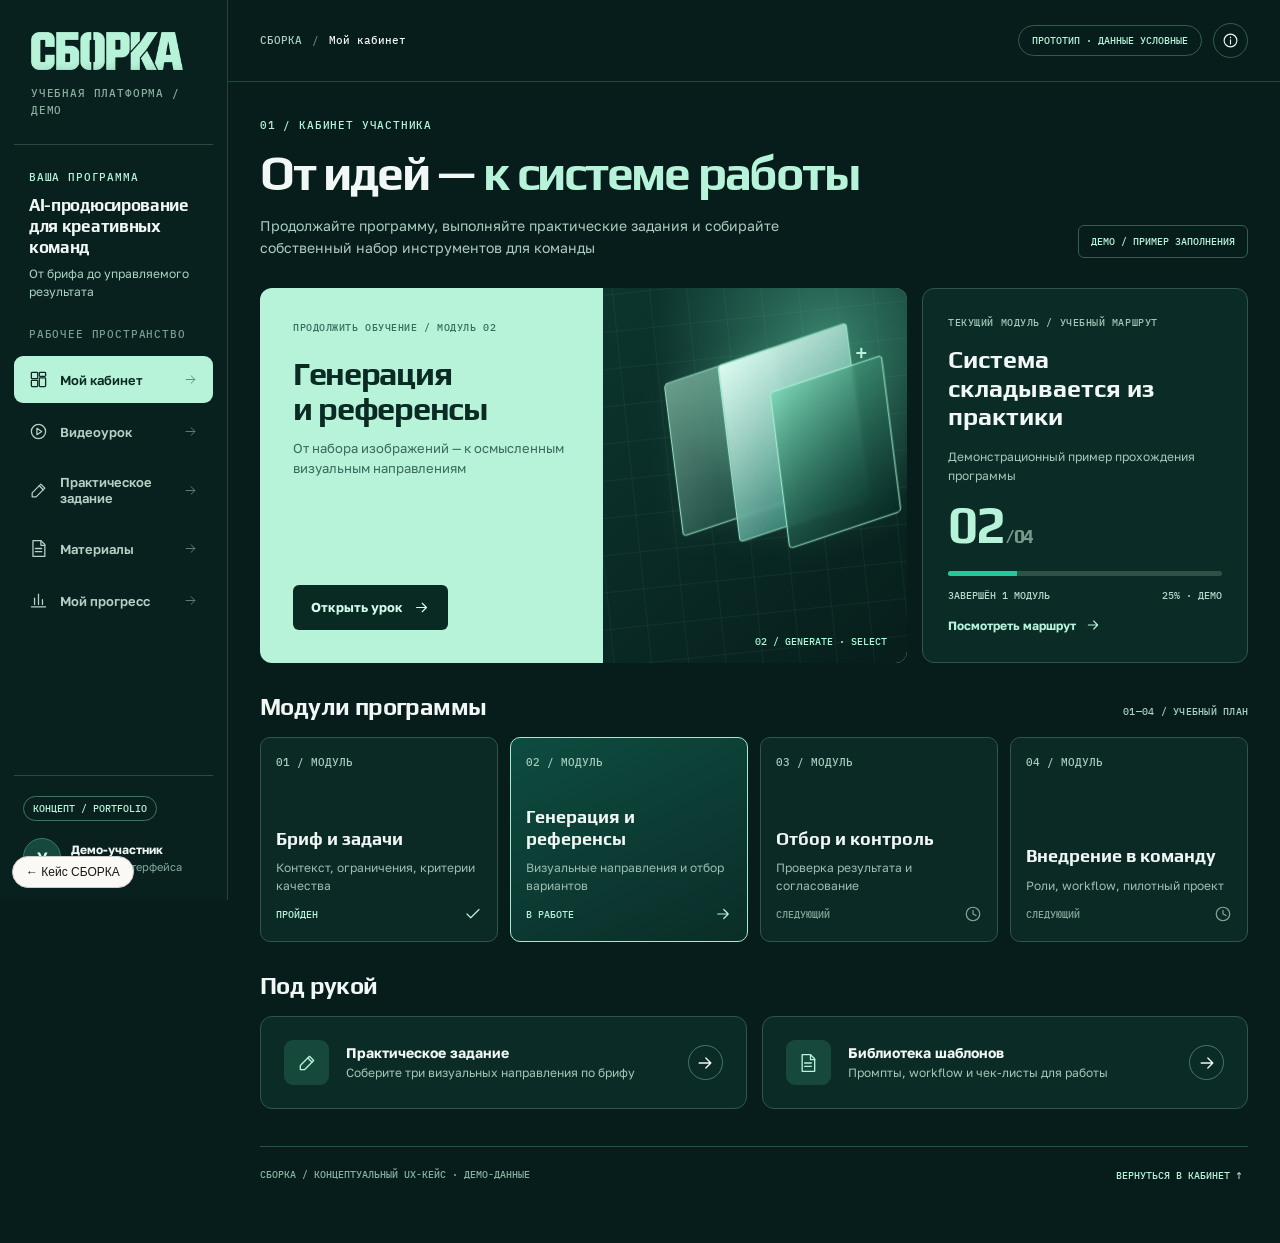
<file: projects--sborka--green-platform--index.html>
<!doctype html>
<html lang="ru"><head><meta charset="UTF-8"/><meta name="viewport" content="width=device-width,initial-scale=1"/><meta name="theme-color" content="#071D1C"/><title>СБОРКА — Демонстрационная учебная платформа</title>
<link rel="stylesheet" href="projects--sborka--green-platform--fonts.css">
<style>
:root{--bg:#071D1C;--ink:#F1F7F4;--light:#B7F3D9;--primary:#27C79B;--mid:#0C302B;--mid2:#103E36;--line:#31554D;--soft:#ACD0C4;--mute:#7B9E93;--paper:#EAF7F0;--dark:#0A2924;--display:'Play','Arial Narrow',Arial,sans-serif;--text:'Golos Text',Arial,sans-serif;--mono:'IBM Plex Mono',monospace}
*,*:before,*:after{box-sizing:border-box}html{scroll-behavior:smooth}body{margin:0;background:var(--bg);color:var(--ink);font-family:var(--text);-webkit-font-smoothing:antialiased;font-size:15px}button,input,textarea{font:inherit}button{cursor:pointer}button,a,input,textarea{outline-offset:3px}button:focus-visible,a:focus-visible,input:focus-visible,textarea:focus-visible{outline:2px solid var(--primary)}button{color:inherit}a{text-decoration:none;color:inherit}img{max-width:100%;display:block}svg{width:20px;height:20px;stroke:currentColor;stroke-width:1.6;fill:none;stroke-linejoin:round;stroke-linecap:round;flex:none}.hidden{display:none!important}
.shell{min-height:100vh;display:grid;grid-template-columns:252px minmax(0,1fr)}.sidebar{background:#08211E;display:flex;flex-direction:column;position:sticky;top:0;height:100vh;border-right:1px solid #24443B;padding:32px 19px 24px;z-index:30}.side-brand{padding:0 17px 25px;border-bottom:1px solid #2A4B42}.brand-image{width:152px;height:auto}.side-kicker,.eyebrow,.micro,.caps{font:500 11px/1.55 var(--mono);letter-spacing:.075em;text-transform:uppercase}.side-kicker{color:#8BAC9F;margin-top:15px}.course-name{padding:24px 15px 19px}.course-name .caps{color:var(--light);display:block;margin-bottom:9px}.course-name b{display:block;font:700 17px/1.22 var(--display);letter-spacing:-.018em}.course-name p{color:var(--soft);line-height:1.45;font-size:12px;margin:8px 0 0}.nav-section{color:#779D90;padding:7px 15px 13px}.nav-list{display:grid;gap:5px}.nav-link{display:flex;align-items:center;gap:12px;border:1px solid transparent;border-radius:9px;padding:13px 14px;color:#B7D0C5;font-size:13px;font-weight:600;transition:.16s;position:relative}.nav-link svg{width:19px;height:19px}.nav-link.active{background:#B7F3D9;color:#0B2923}.nav-link:not(.active):hover{background:#123C33;color:white;border-color:#325E52}.nav-link .nav-arrow{margin-left:auto;opacity:.5;width:15px;height:15px}.sidebar-spacer{flex:1;min-height:28px}.sidebar-bottom{border-top:1px solid #2A4B42;padding:20px 9px 0}.sidebar-bottom .demo-tag{display:inline-block;border:1px solid #3D7562;border-radius:50px;padding:5px 9px;font:500 10px var(--mono);color:var(--light)}.profile{margin-top:17px;display:flex;align-items:center;gap:10px}.avatar{width:38px;height:38px;border-radius:50%;display:grid;place-items:center;background:#16483D;border:1px solid #3B7967;color:#D1FFE8;font-weight:700}.profile b{display:block;font-size:12px}.profile small{display:block;color:#87AA9E;font-size:11px;margin-top:3px}.main{min-width:0;min-height:100vh;background:var(--bg)}.topbar{height:82px;display:flex;justify-content:space-between;align-items:center;gap:12px;padding:0 45px;border-bottom:1px solid #23483E;background:#071D1C;position:sticky;top:0;z-index:15}.crumb{display:flex;gap:10px;align-items:center;font:500 11px/1.4 var(--mono);color:#A9CCC0}.crumb span.sep{color:#568777}.crumb .current{color:var(--ink)}.top-actions{display:flex;align-items:center;gap:11px}.top-chip{border:1px solid #315D4E;border-radius:50px;padding:8px 13px;font:500 10px var(--mono);color:#B7F3D9;white-space:nowrap}.top-icon{border:1px solid #315D4E;border-radius:50%;background:transparent;width:35px;height:35px;display:grid;place-items:center}.top-icon svg{width:17px;height:17px}.mob-toggle{display:none;background:transparent;border:1px solid #315D4E;border-radius:7px;width:39px;height:39px;place-items:center}.content{max-width:1500px;margin:0 auto;padding:46px 46px 72px}.view{display:none}.view.active{display:block;animation:appear .22s ease}@keyframes appear{from{opacity:.25;transform:translateY(5px)}to{opacity:1;transform:translateY(0)}}.view-head{display:flex;justify-content:space-between;align-items:end;gap:30px;margin-bottom:30px}.eyebrow{color:var(--light);margin-bottom:15px}.page-title{font:700 clamp(35px,3.75vw,57px)/1.04 var(--display);letter-spacing:-.046em;margin:0;max-width:900px}.page-title .accent{color:var(--light)}.lead{color:#ACCCC0;line-height:1.55;font-size:14px;max-width:520px;margin:16px 0 0}.hint{color:var(--soft);font:500 10px var(--mono);letter-spacing:.025em}.demo-label{border:1px solid #335E52;border-radius:6px;padding:9px 12px;color:var(--light);font:500 10px var(--mono);white-space:nowrap}.section-heading{font:700 24px var(--display);letter-spacing:-.025em;margin:0}.section-top{display:flex;align-items:baseline;justify-content:space-between;gap:12px;margin:30px 0 17px}.small-link{background:none;border:0;color:var(--light);font-size:12px;font-weight:700;display:inline-flex;align-items:center;gap:9px}.small-link svg{width:16px}.small-link:hover{text-decoration:underline}.panel{border:1px solid var(--line);border-radius:12px;background:#0B2B27}.panel-inner{padding:25px}.tag{font:500 10px var(--mono);letter-spacing:.055em;text-transform:uppercase;color:#A0C7B9}.tag.light{color:#376D5D}.pill{display:inline-flex;align-items:center;gap:7px;border:1px solid #457768;border-radius:50px;color:var(--light);font:500 10px/1.2 var(--mono);padding:8px 10px}.pill .dot{height:6px;width:6px;border-radius:50%;background:#8CF2C7}.btn{border-radius:6px;border:1px solid transparent;padding:13px 17px;min-height:44px;display:inline-flex;justify-content:center;align-items:center;gap:10px;font-weight:700;font-size:13px;line-height:1.2;transition:background .18s,transform .18s}.btn:hover{transform:translateY(-1px)}.btn svg{width:17px;height:17px}.btn.mint{background:#B7F3D9;color:#09231F}.btn.mint:hover{background:#D6FFEE}.btn.dark{background:#092923;color:#D3FCEB}.btn.outline{background:transparent;border-color:#628E7B;color:#D2F8E9}.btn.outline:hover{border-color:#B7F3D9}.btn.navy{background:var(--bg);color:var(--light)}.btn.tiny{min-height:35px;padding:8px 12px;font-size:11px}
/* shared vector art */
.artboard{position:relative;min-height:240px;overflow:hidden;background:radial-gradient(circle at 74% 14%,#357E69 0%,transparent 45%),linear-gradient(135deg,#0C352E,#071E1B)}.artboard .agrid{position:absolute;inset:-45px;background-image:linear-gradient(#84C4AB12 1px,transparent 1px),linear-gradient(90deg,#84C4AB12 1px,transparent 1px);background-size:37px 37px;transform:rotate(-6deg)}.plane{position:absolute;border:1px solid #A6F5D6;border-radius:4px;box-shadow:0 0 30px #89F0C215;background:linear-gradient(140deg,#B7F3D98C,#0F745D31);backdrop-filter:blur(2px)}.p1{height:158px;width:111px;left:23%;top:20%;transform:skewY(-12deg) rotate(-7deg)}.p2{height:183px;width:130px;left:41%;top:14%;transform:skewY(-12deg) rotate(-7deg);background:linear-gradient(145deg,#DDFBF1,#0E7D68A8)}.p3{height:162px;width:113px;left:58%;top:22%;transform:skewY(-12deg) rotate(-7deg);background:linear-gradient(145deg,#61D3A899,#072A24)}.artboard .cross{position:absolute;top:13%;right:13%;color:#B7F3D9;font:500 21px var(--mono)}.artboard .serial{position:absolute;bottom:15px;right:20px;font:500 10px var(--mono);color:#ACFBD8}
/* dashboard */
.dashboard-hero{display:grid;grid-template-columns:minmax(0,1.43fr) minmax(260px,.72fr);gap:15px}.continue-card{background:var(--light);color:#0B2A24;display:grid;grid-template-columns:1.06fr .94fr;overflow:hidden;border-radius:12px;min-height:302px}.continue-copy{padding:33px;display:flex;flex-direction:column;align-items:start}.continue-card h2{font:700 clamp(26px,2.55vw,38px)/1.07 var(--display);letter-spacing:-.04em;margin:22px 0 13px}.continue-card p{color:#39685A;line-height:1.5;font-size:13px;margin:0 0 24px}.continue-copy .btn{margin-top:auto}.continue-card .artboard{height:100%;border-radius:0}.status-panel{padding:27px 25px;display:flex;flex-direction:column;gap:13px}.status-panel h2{font:700 25px/1.13 var(--display);margin:4px 0}.status-panel p{font-size:12px;line-height:1.55;color:#A9C7BA;margin:0}.status-panel .big-number{font:700 52px/1 var(--display);color:var(--light);letter-spacing:-.04em;margin-top:auto}.meter{height:5px;border-radius:8px;overflow:hidden;background:#2E5146;margin-top:8px}.meter>span{display:block;height:100%;background:var(--primary);width:50%}.status-foot{display:flex;justify-content:space-between;color:#B7D7CB;font:500 10px var(--mono)}.module-grid{display:grid;grid-template-columns:repeat(4,minmax(0,1fr));gap:12px}.module-card{padding:20px 19px 18px;min-height:205px;display:flex;flex-direction:column;gap:10px;border-radius:10px;border:1px solid var(--line);background:#0B2A26}.module-card.current{border-color:#A0EED1;background:linear-gradient(155deg,#0D4C40,#0B2D28)}.module-num{color:#A7CCBE;font:500 11px var(--mono)}.module-card h3{font:700 18px/1.2 var(--display);margin:auto 0 0}.module-card p{font-size:12px;line-height:1.45;margin:0;color:#9EBDB2}.module-card .mod-status{display:flex;justify-content:space-between;align-items:center;color:#B7F3D9;font:500 10px var(--mono)}.module-card .mod-status svg{width:18px}.utility-grid{display:grid;grid-template-columns:1fr 1fr;gap:15px}.utility{display:flex;gap:17px;padding:23px;align-items:center}.icon-tile{display:grid;place-items:center;width:45px;height:45px;border-radius:9px;background:#17483C;color:#B7F3D9;flex:none}.utility strong{display:block;font-size:14px;margin-bottom:4px}.utility p{margin:0;font-size:12px;color:#A5C6B8;line-height:1.4}.utility button{margin-left:auto;border:1px solid #45786A;background:transparent;border-radius:50%;width:35px;height:35px;display:grid;place-items:center}
/* lesson */
.lesson-grid{display:grid;grid-template-columns:minmax(0,1.55fr) minmax(280px,.7fr);gap:17px}.video{aspect-ratio:16/9;position:relative;border-radius:12px;overflow:hidden;border:1px solid #35665A;background:linear-gradient(145deg,#113D35,#061F1C)}.video .artboard{height:100%;min-height:unset}.video .artboard .p1{left:32%;height:180px;width:137px}.video .artboard .p2{left:49%;height:195px;width:144px}.video .artboard .p3{left:64%;height:170px;width:120px}.video .label-chip{position:absolute;top:22px;left:25px;background:#071D1CCB;border:1px solid #5B9682;border-radius:5px;padding:7px 11px;font:500 11px var(--mono)}.video-play{position:absolute;top:50%;left:50%;transform:translate(-50%,-50%);width:76px;height:76px;border-radius:50%;display:grid;place-items:center;background:var(--light);color:#092923;border:0;box-shadow:0 0 0 10px #D1FFE91D}.video-play:hover{background:white}.video-play svg{width:25px;height:25px;fill:#0B2D27;stroke-width:1}.video-caption{display:flex;align-items:center;justify-content:space-between;gap:12px;margin:19px 0 0}.video-caption b{font-size:14px}.video-caption span{font:500 10px var(--mono);color:var(--soft)}.lesson-steps{margin-top:24px;display:grid;gap:10px}.lesson-steps .point{display:flex;gap:13px;align-items:start;padding:15px 0;border-bottom:1px solid #2C4B41}.point .point-num{color:var(--light);font:500 11px var(--mono)}.point b{font-size:13px}.point p{color:#9DBEB1;font-size:12px;line-height:1.45;margin:5px 0 0}.outline-module{padding:19px}.outline-module>h3{font:700 20px var(--display);margin:4px 0 17px}.outline-item{width:100%;background:none;border:1px solid transparent;border-bottom-color:#2E5347;text-align:left;padding:14px 11px;display:flex;align-items:center;gap:12px;border-radius:5px;color:#A9CEC0}.outline-item.selected{background:#B7F3D9;color:#06221D;border-color:#B7F3D9}.outline-item svg{width:17px;height:17px}.outline-item .lesson-i{font:500 10px var(--mono);opacity:.8}.outline-item b{font-size:12px;font-weight:600;line-height:1.35}.outline-module .btn{width:100%;margin-top:18px}.light-note{margin-top:17px;border-radius:8px;padding:16px 17px;background:#B7F3D9;color:#093127;display:flex;gap:13px;align-items:start}.light-note svg{margin-top:3px}.light-note b{display:block;font-size:13px}.light-note p{font-size:12px;line-height:1.4;margin:4px 0 0;color:#365E51}
/* task */
.task-grid{display:grid;grid-template-columns:minmax(0,1.2fr) minmax(295px,.8fr);gap:17px}.brief-card{padding:27px}.brief-head{display:flex;justify-content:space-between;gap:15px;align-items:start}.brief-card h2{font:700 26px/1.15 var(--display);letter-spacing:-.02em;margin:11px 0 18px}.brief-card>p{font-size:13px;color:#AFCEC1;line-height:1.65;margin:0 0 22px;max-width:660px}.brief-summary{border-radius:8px;background:#134235;border:1px solid #316958;display:grid;grid-template-columns:1fr 1fr;gap:1px;overflow:hidden}.brief-col{padding:21px}.brief-col:nth-child(1){border-right:1px solid #316958}.brief-col b{display:block;font-size:13px;color:#D9FBEF;margin-bottom:11px}.brief-col ul{margin:0;padding-left:16px;color:#A8C9BD;font-size:12px;line-height:1.85}.preview-strips{display:grid;grid-template-columns:repeat(3,1fr);gap:9px;margin-top:19px}.preview-strip{border:1px solid #427463;border-radius:6px;aspect-ratio:1.7;position:relative;overflow:hidden;background:linear-gradient(135deg,#2B866C,#0F2E28)}.preview-strip:nth-child(2){background:linear-gradient(125deg,#D3EEE1,#185B4B)}.preview-strip:nth-child(3){background:linear-gradient(135deg,#0B2220,#43B99A)}.preview-strip:before{content:'';display:block;position:absolute;inset:23% 17%;transform:skew(-13deg);border:1px solid #D5FFEF65}.task-aside{padding:25px}.task-aside h3{font:700 22px var(--display);margin:0 0 9px}.task-aside p{font-size:12px;color:#AACBBC;margin:0 0 17px;line-height:1.5}.checklist{display:grid;gap:8px}.check-row{display:flex;gap:12px;align-items:center;border:1px solid #336153;border-radius:7px;padding:13px;cursor:pointer;font-size:12px;line-height:1.4}.check-row input{accent-color:#B7F3D9;height:17px;width:17px;margin:0;flex:none}.check-row:has(input:checked){background:#104236}.form-label{display:block;margin:22px 0 9px;color:#B7F3D9;font:500 10px var(--mono);text-transform:uppercase;letter-spacing:.05em}.note-field{width:100%;min-height:80px;background:#061C19;border:1px solid #3E6458;border-radius:7px;color:white;padding:12px;resize:vertical;font-size:12px;line-height:1.5}.task-actions{display:flex;gap:9px;flex-wrap:wrap;margin-top:14px}.file-list{font-size:11px;color:#B7F3D9;margin-top:8px;overflow-wrap:anywhere}
/* library */
.filterbar{display:flex;align-items:center;justify-content:space-between;gap:15px;margin:23px 0 20px}.chips{display:flex;gap:7px;flex-wrap:wrap}.chip{padding:10px 14px;border-radius:50px;background:transparent;border:1px solid #45695E;color:#B6D3C6;font-size:12px}.chip.active{background:#B7F3D9;color:#092823;border-color:var(--light);font-weight:700}.searchbox{min-width:220px;max-width:330px;width:31%;height:41px;display:flex;align-items:center;gap:9px;background:#092923;border:1px solid #3A6557;border-radius:7px;padding:0 12px;color:#91BBAB}.searchbox input{background:transparent;border:0;outline:0;width:100%;color:white;font-size:12px;min-width:0}.searchbox svg{width:16px}.materials-grid{display:grid;grid-template-columns:repeat(2,minmax(0,1fr));gap:16px}.material-card{border:1px solid #366053;border-radius:11px;background:#0C2C27;overflow:hidden;display:grid;grid-template-columns:170px 1fr;min-height:230px}.material-art{position:relative;background:linear-gradient(145deg,#246B58,#07241D);padding:20px;display:grid;place-items:center}.material-art.pale{background:#B7F3D9}.doc-sheet{width:104px;height:145px;border:1px solid #79C9AA;background:#E5F6EF;box-shadow:9px 10px 0 #071D1C3B;border-radius:3px;padding:14px 12px;transform:rotate(-5deg);display:grid;align-content:start;gap:9px}.doc-sheet>i{display:block;width:80%;height:4px;background:#3D8E72}.doc-sheet>i:nth-child(2){width:95%;height:3px;background:#A4CDBD}.doc-sheet>i:nth-child(3){width:60%;height:3px;background:#A4CDBD}.doc-sheet>i:nth-child(4){width:85%;height:3px;background:#A4CDBD}.doc-sheet>i:nth-child(5){width:45%;height:3px;background:#A4CDBD}.material-art.pale .doc-sheet{background:#0B2923;border-color:#5A9C82}.material-art.pale .doc-sheet i{background:#86D6B4}.material-info{padding:22px;display:flex;flex-direction:column;align-items:start}.material-info h3{font:700 23px/1.15 var(--display);margin:14px 0 10px}.material-info p{font-size:12px;color:#AFCDC0;line-height:1.55;margin:0 0 20px}.material-info .small-link{margin-top:auto}.empty-results{padding:32px;border:1px dashed #477163;border-radius:10px;color:var(--soft)}
/* progress */
.progress-hero{display:grid;grid-template-columns:1.05fr .95fr;border-radius:12px;overflow:hidden;min-height:243px;background:var(--light);color:#082B25}.progress-main{padding:32px 33px}.progress-main h2{font:700 clamp(36px,4vw,61px)/1 var(--display);margin:21px 0 11px;letter-spacing:-.052em}.progress-main p{color:#3B6C5C;font-size:13px;margin:0 0 23px}.meter.darkbg{height:7px;background:#87BDAB;max-width:490px}.meter.darkbg>span{background:#08795C}.progress-visual{padding:25px 30px;background:linear-gradient(135deg,#65CFAF,#B7F3D9);display:flex;align-items:center;justify-content:center}.progress-visual .ring{width:180px;height:180px;border-radius:50%;background:conic-gradient(#0B4A3B 0deg 90deg,#EAFDF3 90deg 360deg);display:grid;place-items:center}.ring-inner{width:142px;height:142px;background:#A6EDD2;border-radius:50%;display:grid;place-items:center;text-align:center}.ring-inner strong{font:700 45px var(--display)}.ring-inner small{display:block;font:500 10px var(--mono);margin-top:-40px}.progress-lower{display:grid;grid-template-columns:1.15fr .85fr;gap:17px;margin-top:18px}.progress-plan{padding:27px}.progress-plan h3,.next-step h3{font:700 23px var(--display);margin:0 0 20px}.track-row{display:flex;align-items:center;gap:15px;padding:15px 0;border-top:1px solid #32564B}.track-row:first-of-type{border-top:0}.track-num{height:35px;width:35px;border-radius:7px;border:1px solid #477C69;display:grid;place-items:center;color:#C4F8E3;font:500 12px var(--mono)}.track-row b{font-size:13px}.track-row p{color:#9FBEAE;font-size:11px;margin:3px 0 0}.track-row .pill{margin-left:auto}.next-step{padding:29px 28px;background:linear-gradient(150deg,#123D34,#0A2A24)}.next-step h3{margin:14px 0 13px}.next-step p{font-size:13px;line-height:1.65;color:#B1D0C2;max-width:350px}.next-step .btn{margin-top:25px}
/* notifications, overlay */
.toast{position:fixed;right:22px;bottom:22px;padding:15px 19px;border-radius:8px;background:#D4FFEB;color:#0A3026;font-size:13px;font-weight:600;z-index:110;box-shadow:0 10px 35px #0007;max-width:360px;line-height:1.5;display:none}.toast.show{display:block}.overlay{display:none;position:fixed;inset:0;background:#061C1BCF;backdrop-filter:blur(5px);z-index:100;align-items:center;justify-content:center;padding:18px}.overlay.show{display:flex}.dialog{width:min(620px,100%);border:1px solid #6CA48B;border-radius:13px;background:#0B2E29;box-shadow:0 22px 75px #0009;padding:29px;max-height:min(90vh,900px);overflow:auto}.dialog header{display:flex;justify-content:space-between;align-items:center;gap:15px}.dialog h2{font:700 28px var(--display);margin:18px 0 12px}.dialog p,.dialog li{color:#B7D5C7;line-height:1.6;font-size:13px}.dialog ul{padding-left:18px}.dialog pre{background:#061D19;border:1px solid #31564A;border-radius:8px;white-space:pre-wrap;word-wrap:break-word;padding:19px;color:#D2F3E5;font:12px/1.75 var(--mono)}.dialog .actions{display:flex;gap:9px;margin-top:18px;flex-wrap:wrap}.icon-button{background:transparent;border:1px solid #4F7D6D;border-radius:7px;padding:7px;display:grid;place-items:center}.icon-button svg{width:16px;height:16px}
/* foot */
.view-footer{border-top:1px solid #2B5146;padding-top:20px;margin-top:37px;display:flex;justify-content:space-between;align-items:center;gap:15px;color:#88B0A1;font:500 10px var(--mono);line-height:1.6}.view-footer button{font:500 10px var(--mono);border:0;background:none;color:var(--light)}
@media(max-width:1280px){.sidebar{width:228px;padding-inline:14px}.shell{grid-template-columns:228px minmax(0,1fr)}.content{padding:35px 32px 60px}.topbar{padding:0 32px}.module-card{padding:17px 15px}.material-card{grid-template-columns:130px 1fr}.material-info{padding:17px}.material-info h3{font-size:20px}}
@media(max-width:1050px){.dashboard-hero{grid-template-columns:1fr}.status-panel{min-height:160px}.status-panel .big-number{margin-top:10px}.module-grid{grid-template-columns:repeat(2,minmax(0,1fr))}.module-card{min-height:170px}.lesson-grid,.task-grid{grid-template-columns:1fr}.brief-summary{grid-template-columns:1fr 1fr}.progress-lower{grid-template-columns:1fr}.materials-grid{grid-template-columns:1fr}.material-card{grid-template-columns:150px 1fr}}
@media(max-width:780px){.shell{display:block}.sidebar{position:fixed;left:-275px;top:0;bottom:0;width:252px;transition:left .2s;box-shadow:0 20px 50px #0008}.sidebar.open{left:0}.sidebar-dim{display:none;position:fixed;inset:0;background:#0009;z-index:29}.sidebar-dim.show{display:block}.mob-toggle{display:grid}.topbar{height:67px;padding:0 21px}.top-chip{display:none}.content{padding:28px 21px 58px}.view-head{align-items:start}.view-head .demo-label{display:none}.page-title{font-size:clamp(34px,6vw,52px)}.continue-card{grid-template-columns:1fr 0.8fr}.continue-copy{padding:27px}.progress-hero{grid-template-columns:1fr 0.6fr}.progress-visual .ring{width:132px;height:132px}.ring-inner{height:104px;width:104px}.ring-inner strong{font-size:34px}.ring-inner small{margin-top:-29px}.view-footer{margin-top:28px}}
@media(max-width:580px){.crumb{font-size:9px}.crumb .brandcrumb{display:none}.view-head{margin-bottom:23px}.eyebrow{font-size:10px}.page-title{font-size:clamp(33px,8.5vw,48px)}.lead{font-size:13px}.topbar{padding:0 17px}.content{padding:25px 17px 50px}.continue-card{grid-template-columns:1fr}.continue-card .artboard{height:175px;min-height:175px}.continue-copy{min-height:260px}.continue-card h2{font-size:29px}.module-grid{grid-template-columns:1fr 1fr;gap:8px}.module-card{min-height:177px;padding:15px 13px}.module-card h3{font-size:16px}.module-card p{font-size:11px}.utility-grid{grid-template-columns:1fr}.utility{padding:17px}.video-caption{flex-direction:column;align-items:start}.video-play{width:58px;height:58px}.video .label-chip{font-size:9px;left:13px;top:13px}.video{aspect-ratio:1.38}.brief-col:nth-child(1){border-right:0;border-bottom:1px solid #316958}.brief-summary{grid-template-columns:1fr}.preview-strips{grid-template-columns:repeat(3,1fr)}.filterbar{flex-direction:column;align-items:stretch}.searchbox{width:100%;max-width:none}.materials-grid{grid-template-columns:1fr}.material-card{grid-template-columns:112px minmax(0,1fr);min-height:200px}.material-info{padding:15px}.material-info h3{font-size:18px}.material-info p{font-size:11px}.doc-sheet{width:73px;height:110px;padding:12px 9px}.progress-hero{grid-template-columns:1fr}.progress-visual{padding:22px}.progress-main{padding:27px}.progress-visual .ring{width:115px;height:115px}.ring-inner{width:89px;height:89px}.ring-inner small{margin-top:-20px}.ring-inner strong{font-size:30px}.view-footer{align-items:start;flex-direction:column}.top-icon{width:32px;height:32px}.dialog{padding:20px}}
@media(prefers-reduced-motion:reduce){*,*:before,*:after{scroll-behavior:auto!important;animation:none!important;transition:none!important}}
</style>
</head><body>
<svg xmlns="http://www.w3.org/2000/svg" style="position:absolute;width:0;height:0;overflow:hidden" aria-hidden="true">
<symbol id="i-dashboard" viewBox="0 0 24 24"><rect x="3" y="3" width="8" height="8" rx="1"/><rect x="13" y="3" width="8" height="5" rx="1"/><rect x="13" y="10" width="8" height="11" rx="1"/><rect x="3" y="13" width="8" height="8" rx="1"/></symbol>
<symbol id="i-play" viewBox="0 0 24 24"><circle cx="12" cy="12" r="9"/><path d="m10 8 6 4-6 4z"/></symbol>
<symbol id="i-edit" viewBox="0 0 24 24"><path d="M4 20h5l11-11-5-5L4 15v5z"/><path d="m13 6 5 5"/></symbol>
<symbol id="i-file" viewBox="0 0 24 24"><path d="M7 2h8l5 5v15H5V2z"/><path d="M15 2v6h5M8 12h8M8 16h8"/></symbol>
<symbol id="i-chart" viewBox="0 0 24 24"><path d="M3 20h18M7 17V9M12 17V4M17 17v-6"/></symbol>
<symbol id="i-right" viewBox="0 0 24 24"><path d="M5 12h14M13 6l6 6-6 6"/></symbol>
<symbol id="i-check" viewBox="0 0 24 24"><path d="m4 12 5 5L20 6"/></symbol>
<symbol id="i-clock" viewBox="0 0 24 24"><circle cx="12" cy="12" r="9"/><path d="M12 7v5l4 2"/></symbol>
<symbol id="i-search" viewBox="0 0 24 24"><circle cx="10" cy="10" r="7"/><path d="m15 15 6 6"/></symbol>
<symbol id="i-close" viewBox="0 0 24 24"><path d="m5 5 14 14M19 5 5 19"/></symbol>
<symbol id="i-menu" viewBox="0 0 24 24"><path d="M3 6h18M3 12h18M3 18h18"/></symbol>
<symbol id="i-layers" viewBox="0 0 24 24"><path d="m12 3 9 5-9 5-9-5 9-5zm-9 10 9 5 9-5M3 18l9 4 9-4"/></symbol>
<symbol id="i-info" viewBox="0 0 24 24"><circle cx="12" cy="12" r="9"/><path d="M12 11v6M12 7v1"/></symbol>
<symbol id="i-upload" viewBox="0 0 24 24"><path d="M12 16V3m-5 5 5-5 5 5M4 16v5h16v-5"/></symbol>
<symbol id="i-spark" viewBox="0 0 24 24"><path d="m12 2 2.5 7.5L22 12l-7.5 2.5L12 22l-2.5-7.5L2 12l7.5-2.5L12 2z"/></symbol>
<symbol id="i-copy" viewBox="0 0 24 24"><rect x="8" y="8" width="13" height="13" rx="2"/><path d="M16 8V5a2 2 0 0 0-2-2H5a2 2 0 0 0-2 2v9a2 2 0 0 0 2 2h3"/></symbol>
</svg>
<div id="sidebar-dim" class="sidebar-dim"></div>
<div class="shell">
<aside class="sidebar" id="sidebar">
<div class="side-brand"><img class="brand-image" src="[data-uri]" alt="СБОРКА"/><div class="side-kicker">УЧЕБНАЯ ПЛАТФОРМА / ДЕМО</div></div>
<div class="course-name"><span class="caps">ВАША ПРОГРАММА</span><b>AI-продюсирование<br>для креативных команд</b><p>От брифа до управляемого результата</p></div>
<div class="nav-section micro">РАБОЧЕЕ ПРОСТРАНСТВО</div>
<nav class="nav-list" aria-label="Основная навигация">
<a class="nav-link active" data-viewlink="dashboard" href="#dashboard"><svg><use href="#i-dashboard"/></svg>Мой кабинет<svg class="nav-arrow"><use href="#i-right"/></svg></a>
<a class="nav-link" data-viewlink="lesson" href="#lesson"><svg><use href="#i-play"/></svg>Видеоурок<svg class="nav-arrow"><use href="#i-right"/></svg></a>
<a class="nav-link" data-viewlink="assignment" href="#assignment"><svg><use href="#i-edit"/></svg>Практическое задание<svg class="nav-arrow"><use href="#i-right"/></svg></a>
<a class="nav-link" data-viewlink="library" href="#library"><svg><use href="#i-file"/></svg>Материалы<svg class="nav-arrow"><use href="#i-right"/></svg></a>
<a class="nav-link" data-viewlink="progress" href="#progress"><svg><use href="#i-chart"/></svg>Мой прогресс<svg class="nav-arrow"><use href="#i-right"/></svg></a>
</nav><div class="sidebar-spacer"></div><div class="sidebar-bottom"><span class="demo-tag">КОНЦЕПТ / PORTFOLIO</span><div class="profile"><span class="avatar">У</span><span><b>Демо-участник</b><small>Пример интерфейса</small></span></div></div>
</aside>
<main class="main">
<header class="topbar"><div style="display:flex;align-items:center;gap:14px"><button class="mob-toggle" id="mob-toggle" aria-label="Открыть меню"><svg><use href="#i-menu"/></svg></button><div class="crumb"><span class="brandcrumb">СБОРКА</span><span class="sep">/</span><span class="current" id="page-crumb">Мой кабинет</span></div></div><div class="top-actions"><span class="top-chip">ПРОТОТИП · ДАННЫЕ УСЛОВНЫЕ</span><button class="top-icon" id="about" aria-label="О демонстрации"><svg><use href="#i-info"/></svg></button></div></header>
<div class="content">
<section class="view active" id="dashboard" aria-label="Мой кабинет">
<div class="view-head"><div><div class="eyebrow">01 / КАБИНЕТ УЧАСТНИКА</div><h1 class="page-title">От идей — <span class="accent">к системе работы</span></h1><p class="lead">Продолжайте программу, выполняйте практические задания и собирайте собственный набор инструментов для команды</p></div><div class="demo-label">ДЕМО / ПРИМЕР ЗАПОЛНЕНИЯ</div></div>
<div class="dashboard-hero"><div class="continue-card"><div class="continue-copy"><span class="tag light">ПРОДОЛЖИТЬ ОБУЧЕНИЕ / МОДУЛЬ 02</span><h2>Генерация<br>и референсы</h2><p>От набора изображений — к осмысленным визуальным направлениям</p><a class="btn dark" href="#lesson">Открыть урок <svg><use href="#i-right"/></svg></a></div><div class="artboard"><div class="agrid"></div><div class="plane p1"></div><div class="plane p2"></div><div class="plane p3"></div><span class="cross">+</span><span class="serial">02 / GENERATE · SELECT</span></div></div>
<div class="panel status-panel"><div class="tag">ТЕКУЩИЙ МОДУЛЬ / УЧЕБНЫЙ МАРШРУТ</div><h2>Система складывается из практики</h2><p>Демонстрационный пример прохождения программы</p><div class="big-number">02<span style="font-size:19px;color:#769B8D"> / 04</span></div><div class="meter"><span style="width:25%"></span></div><div class="status-foot"><span>ЗАВЕРШЁН 1 МОДУЛЬ</span><span>25% · ДЕМО</span></div><a href="#progress" class="small-link">Посмотреть маршрут <svg><use href="#i-right"/></svg></a></div></div>
<div class="section-top"><h2 class="section-heading">Модули программы</h2><span class="hint">01—04 / УЧЕБНЫЙ ПЛАН</span></div>
<div class="module-grid">
<div class="module-card"><span class="module-num">01 / МОДУЛЬ</span><h3>Бриф и задачи</h3><p>Контекст, ограничения, критерии качества</p><div class="mod-status">ПРОЙДЕН <svg><use href="#i-check"/></svg></div></div>
<div class="module-card current"><span class="module-num">02 / МОДУЛЬ</span><h3>Генерация и референсы</h3><p>Визуальные направления и отбор вариантов</p><div class="mod-status">В РАБОТЕ <svg><use href="#i-right"/></svg></div></div>
<div class="module-card"><span class="module-num">03 / МОДУЛЬ</span><h3>Отбор и контроль</h3><p>Проверка результата и согласование</p><div class="mod-status" style="color:#84A699">СЛЕДУЮЩИЙ <svg><use href="#i-clock"/></svg></div></div>
<div class="module-card"><span class="module-num">04 / МОДУЛЬ</span><h3>Внедрение в команду</h3><p>Роли, workflow, пилотный проект</p><div class="mod-status" style="color:#84A699">СЛЕДУЮЩИЙ <svg><use href="#i-clock"/></svg></div></div>
</div>
<div class="section-top"><h2 class="section-heading">Под рукой</h2></div>
<div class="utility-grid"><div class="panel utility"><span class="icon-tile"><svg><use href="#i-edit"/></svg></span><span><strong>Практическое задание</strong><p>Соберите три визуальных направления по брифу</p></span><button aria-label="Открыть задание" data-goto="assignment"><svg><use href="#i-right"/></svg></button></div><div class="panel utility"><span class="icon-tile"><svg><use href="#i-file"/></svg></span><span><strong>Библиотека шаблонов</strong><p>Промпты, workflow и чек-листы для работы</p></span><button aria-label="Открыть материалы" data-goto="library"><svg><use href="#i-right"/></svg></button></div></div>
</section>
<section class="view" id="lesson" aria-label="Видеоурок">
<div class="view-head"><div><div class="eyebrow">02 / ВИДЕОУРОК / МОДУЛЬ 02</div><h1 class="page-title">От варианта — <span class="accent">к визуальной системе</span></h1><p class="lead">Как формировать несколько направлений, сравнивать их и обосновывать выбор внутри команды</p></div><div class="demo-label">УРОК / ПРЕВЬЮ</div></div>
<div class="lesson-grid"><div><div class="video"><div class="artboard"><div class="agrid"></div><div class="plane p1"></div><div class="plane p2"></div><div class="plane p3"></div><span class="cross">+</span><span class="serial">ВИЗУАЛЬНОЕ НАПРАВЛЕНИЕ / 02</span></div><div class="label-chip">СБОРКА / ОБУЧЕНИЕ</div><button class="video-play" id="video-play" aria-label="Демонстрационный плеер"><svg><use href="#i-play"/></svg></button></div><div class="video-caption"><b>Урок 02. Формирование направлений</b><span>ДЕМО-ПЛЕЕР · ВИДЕО НЕ ПОДКЛЮЧЕНО</span></div>
<div class="section-top" style="margin-top:36px"><h2 class="section-heading">Что разберём</h2></div><div class="lesson-steps"><div class="point"><span class="point-num">01</span><div><b>Как переводить бриф в визуальные гипотезы</b><p>Отделяем цель коммуникации от способов её визуального выражения</p></div></div><div class="point"><span class="point-num">02</span><div><b>Как выбирать и фиксировать референсы</b><p>Создаём сопоставимые направления вместо коллекции случайных изображений</p></div></div><div class="point"><span class="point-num">03</span><div><b>Как аргументировать финальный выбор</b><p>Сравниваем варианты по критериям, согласованным до генерации</p></div></div></div></div>
<div><div class="panel outline-module"><div class="tag">МОДУЛЬ 02 / СОДЕРЖАНИЕ</div><h3>Генерация и референсы</h3><button class="outline-item" data-lesson-item="0"><span class="lesson-i">01</span><svg><use href="#i-check"/></svg><b>Постановка задачи</b></button><button class="outline-item selected" data-lesson-item="1"><span class="lesson-i">02</span><svg><use href="#i-play"/></svg><b>Визуальные направления</b></button><button class="outline-item" data-lesson-item="2"><span class="lesson-i">03</span><svg><use href="#i-layers"/></svg><b>Отбор вариантов</b></button><button class="outline-item" data-lesson-item="3"><span class="lesson-i">04</span><svg><use href="#i-edit"/></svg><b>Практика по брифу</b></button><a class="btn mint" href="#assignment">К практическому заданию <svg><use href="#i-right"/></svg></a></div><div class="light-note"><svg><use href="#i-info"/></svg><div><b>Один урок — одно применение</b><p>В демо показана структура урока. После изучения темы участник переходит к заданию и работе с шаблонами</p></div></div></div></div>
</section>
<section class="view" id="assignment" aria-label="Практическое задание">
<div class="view-head"><div><div class="eyebrow">03 / ПРАКТИКА / МОДУЛЬ 02</div><h1 class="page-title">Практика на <span class="accent">реальном брифе</span></h1><p class="lead">Покажите не только результат генерации, но и логику принятия дизайнерских решений</p></div><div class="demo-label">ЧЕРНОВИК / ДЕМО</div></div>
<div class="task-grid"><div class="panel brief-card"><div class="brief-head"><span class="tag">ПРАКТИЧЕСКИЙ КЕЙС / УСЛОВНЫЙ БРИФ</span><span class="pill"><span class="dot"></span> В РАБОТЕ</span></div><h2>Визуальная концепция<br>для городской кампании</h2><p>Представьте, что вашей команде нужно разработать визуальное направление цифровой кампании нового городского сервиса. Задача — предложить несколько решений и обосновать выбор одного из них</p><div class="brief-summary"><div class="brief-col"><b>Что подготовить</b><ul><li>Три визуальных направления</li><li>Короткую аргументацию для каждого</li><li>Финальное выбранное направление</li></ul></div><div class="brief-col"><b>На что обратить внимание</b><ul><li>Соответствие задаче и аудитории</li><li>Целостность визуального языка</li><li>Возможность масштабирования</li></ul></div></div><div class="preview-strips"><div class="preview-strip"></div><div class="preview-strip"></div><div class="preview-strip"></div></div><p style="margin-top:12px;font:500 10px var(--mono);color:#7EA996">01 / ИССЛЕДОВАНИЕ &nbsp;&nbsp; 02 / ВАРИАНТЫ &nbsp;&nbsp; 03 / ВЫБОР</p></div>
<div class="panel task-aside"><h3>Подготовьте решение</h3><p>Отмечайте выполненные шаги. Состояние отметок сохраняется только в текущем просмотре демо</p><div class="checklist"><label class="check-row"><input type="checkbox" data-taskcheck> Прочитан бриф и сформулированы критерии</label><label class="check-row"><input type="checkbox" data-taskcheck> Подготовлены три концепции</label><label class="check-row"><input type="checkbox" data-taskcheck> Выбран и аргументирован итоговый вариант</label><label class="check-row"><input type="checkbox" data-taskcheck> Собраны материалы для презентации</label></div><label class="form-label" for="tasknotes">ЗАМЕТКИ К РЕШЕНИЮ</label><textarea id="tasknotes" class="note-field" placeholder="Какие критерии стали решающими?..."></textarea><div class="task-actions"><label class="btn outline" for="fileinput" style="cursor:pointer"><svg><use href="#i-upload"/></svg> Прикрепить файл</label><input id="fileinput" type="file" multiple hidden><button class="btn mint" id="submit-demo">Показать отправку <svg><use href="#i-right"/></svg></button></div><div class="file-list" id="filelist" aria-live="polite"></div><p style="font:500 10px/1.5 var(--mono);margin:15px 0 0;color:#83AE9D">ДЕМО: ФАЙЛЫ НЕ ЗАГРУЖАЮТСЯ НА СЕРВЕР</p></div></div>
</section>
<section class="view" id="library" aria-label="Библиотека материалов">
<div class="view-head"><div><div class="eyebrow">04 / БИБЛИОТЕКА / РАБОЧИЕ МАТЕРИАЛЫ</div><h1 class="page-title">Материалы, которые <span class="accent">остаются в работе</span></h1><p class="lead">Четыре базовых артефакта: шаблоны, процесс, контроль качества и пилотный кейс команды</p></div><div class="demo-label">4 МАТЕРИАЛА / ДЕМО</div></div>
<div class="filterbar"><div class="chips" aria-label="Фильтр библиотеки"><button class="chip active" data-filter="all">Все материалы</button><button class="chip" data-filter="prompt">Промпты</button><button class="chip" data-filter="workflow">Процесс</button><button class="chip" data-filter="quality">Качество</button><button class="chip" data-filter="case">Кейсы</button></div><label class="searchbox"><svg><use href="#i-search"/></svg><input id="library-search" type="search" placeholder="Поиск по материалам" aria-label="Поиск по материалам"></label></div>
<div class="materials-grid" id="materials-grid">
<article class="material-card" data-category="prompt" data-search="система промптов шаблон задачи аудитория стиль ограничения"><div class="material-art"><div class="doc-sheet"><i></i><i></i><i></i><i></i><i></i></div></div><div class="material-info"><span class="tag">01 / ПРОМПТЫ</span><h3>Система промптов</h3><p>Каркас запроса: задача, контекст, ограничения, формат результата</p><button class="small-link" data-doc="prompt">Открыть шаблон <svg><use href="#i-right"/></svg></button></div></article>
<article class="material-card" data-category="workflow" data-search="шаблон workflow процесс бриф варианты отбор контроль результат"><div class="material-art pale"><div class="doc-sheet"><i></i><i></i><i></i><i></i><i></i></div></div><div class="material-info"><span class="tag">02 / ПРОЦЕСС</span><h3>Шаблон workflow</h3><p>Этапы, роли и точки согласования — от брифа до выпуска</p><button class="small-link" data-doc="workflow">Открыть схему <svg><use href="#i-right"/></svg></button></div></article>
<article class="material-card" data-category="quality" data-search="чек лист качества критерии проверка контроль бренд результат"><div class="material-art pale"><div class="doc-sheet"><i></i><i></i><i></i><i></i><i></i></div></div><div class="material-info"><span class="tag">03 / КАЧЕСТВО</span><h3>Чек-лист качества</h3><p>Функциональная проверка результата перед согласованием</p><button class="small-link" data-doc="quality">Посмотреть критерии <svg><use href="#i-right"/></svg></button></div></article>
<article class="material-card" data-category="case" data-search="пилотный кейс команды выбор концепция обоснование"><div class="material-art"><div class="doc-sheet"><i></i><i></i><i></i><i></i><i></i></div></div><div class="material-info"><span class="tag">04 / КЕЙС</span><h3>Пилотный кейс команды</h3><p>Структура презентации выбранного решения и выводов</p><button class="small-link" data-doc="case">Открыть структуру <svg><use href="#i-right"/></svg></button></div></article>
</div><div id="empty-results" class="empty-results hidden">По вашему запросу материалов не найдено. Попробуйте изменить поиск или выбрать другую категорию</div>
</section>
<section class="view" id="progress" aria-label="Прогресс обучения">
<div class="view-head"><div><div class="eyebrow">05 / УЧЕБНЫЙ МАРШРУТ / ПРОГРЕСС</div><h1 class="page-title">Видно не только <span class="accent">что изучено</span></h1><p class="lead">Учебный прогресс отражает, какие шаги пройдены и какие рабочие инструменты ещё предстоит собрать</p></div><div class="demo-label">ВСЕ ПОКАЗАТЕЛИ — ДЕМО</div></div>
<div class="progress-hero"><div class="progress-main"><span class="tag light">УЧЕБНЫЙ ПРОГРЕСС / ПРИМЕР</span><h2>1 из 4 модулей</h2><p>Пример состояния личного кабинета участника программы</p><div class="meter darkbg"><span style="width:25%"></span></div><div style="display:flex;justify-content:space-between;font:500 10px var(--mono);margin-top:10px;color:#29584B;max-width:490px"><span>НАЧАЛО МАРШРУТА</span><span>СЛЕДУЮЩИЙ ЭТАП →</span></div></div><div class="progress-visual"><div class="ring"><div class="ring-inner"><strong>25%</strong><small>ДЕМО</small></div></div></div></div>
<div class="progress-lower"><div class="panel progress-plan"><h3>Маршрут программы</h3><div class="track-row"><span class="track-num">01</span><div><b>Бриф и задачи</b><p>Цель, ограничения и критерии</p></div><span class="pill">ПРОЙДЕН</span></div><div class="track-row"><span class="track-num">02</span><div><b>Генерация и референсы</b><p>Формирование визуальных направлений</p></div><span class="pill"><span class="dot"></span> В РАБОТЕ</span></div><div class="track-row"><span class="track-num">03</span><div><b>Отбор и контроль</b><p>Проверка качества и согласование</p></div><span class="pill" style="opacity:.6">ВПЕРЕДИ</span></div><div class="track-row"><span class="track-num">04</span><div><b>Внедрение в команду</b><p>Роли, стандарты, пилотный проект</p></div><span class="pill" style="opacity:.6">ВПЕРЕДИ</span></div></div><div class="panel next-step"><div class="tag">СЛЕДУЮЩЕЕ ДЕЙСТВИЕ</div><h3>Переходите<br>от просмотра к практике</h3><p>Соберите три визуальных направления, оцените их по критериям брифа и зафиксируйте решение команды</p><a class="btn mint" href="#assignment">Открыть задание <svg><use href="#i-right"/></svg></a></div></div>
</section>
<footer class="view-footer"><span>СБОРКА / КОНЦЕПТУАЛЬНЫЙ UX-КЕЙС · ДЕМО-ДАННЫЕ</span><button id="back-to-dashboard">ВЕРНУТЬСЯ В КАБИНЕТ ↑</button></footer>
</div></main></div>
<div class="toast" id="toast" role="status" aria-live="polite"></div>
<div class="overlay" id="overlay" role="dialog" aria-modal="true" aria-label="Информация о демонстрации"><div class="dialog"><header><span class="tag" id="dialog-kicker">СБОРКА / ДЕМО</span><button class="icon-button" id="dialog-close" aria-label="Закрыть"><svg><use href="#i-close"/></svg></button></header><div id="dialog-body"></div></div></div>
<script>
(()=>{
const routes={dashboard:'Мой кабинет',lesson:'Видеоурок',assignment:'Практическое задание',library:'Материалы',progress:'Мой прогресс'};
const q=s=>document.querySelector(s),qa=s=>[...document.querySelectorAll(s)];
function openRoute(){let page=location.hash.replace('#','');if(!routes[page])page='dashboard';qa('.view').forEach(v=>v.classList.toggle('active',v.id===page));qa('[data-viewlink]').forEach(a=>a.classList.toggle('active',a.dataset.viewlink===page));q('#page-crumb').textContent=routes[page];q('#sidebar').classList.remove('open');q('#sidebar-dim').classList.remove('show');window.scrollTo({top:0,behavior:'instant'});document.title='СБОРКА — '+routes[page]+' · демо';}
window.addEventListener('hashchange',openRoute);openRoute();qa('[data-goto]').forEach(x=>x.addEventListener('click',()=>location.hash='#'+x.dataset.goto));q('#back-to-dashboard').addEventListener('click',()=>location.hash='#dashboard');
q('#mob-toggle').addEventListener('click',()=>{q('#sidebar').classList.add('open');q('#sidebar-dim').classList.add('show')});q('#sidebar-dim').addEventListener('click',()=>{q('#sidebar').classList.remove('open');q('#sidebar-dim').classList.remove('show')});
let to;function toast(msg){q('#toast').textContent=msg;q('#toast').classList.add('show');clearTimeout(to);to=setTimeout(()=>q('#toast').classList.remove('show'),3400)}
function showDialog(title,body,kicker='СБОРКА / ДЕМО'){q('#dialog-kicker').textContent=kicker;q('#dialog-body').innerHTML=`<h2>${title}</h2>${body}`;q('#overlay').classList.add('show');q('#dialog-close').focus()}
function closeDialog(){q('#overlay').classList.remove('show')};q('#dialog-close').addEventListener('click',closeDialog);q('#overlay').addEventListener('click',e=>{if(e.target.id==='overlay')closeDialog()});document.addEventListener('keydown',e=>{if(e.key==='Escape')closeDialog()});
q('#about').addEventListener('click',()=>showDialog('О демонстрационном продукте','<p>Это концептуальный учебный интерфейс для портфолио WOLFART Design. Показанные участник, прогресс и примеры заданий — демонстрационные.</p><p>Вы можете переходить между пятью экранами, просматривать материалы, отмечать этапы задания и пробовать поиск. Реальные видео, авторизация, облачное хранение, проверка преподавателем и отправка файлов не подключены.</p>'));
q('#video-play').addEventListener('click',()=>showDialog('Демонстрационный видеоурок','<p>Видео пока не загружено. Этот экран показывает композицию плеера, иерархию урока и переход к практическому заданию.</p><div class="actions"><button class="btn mint" id="go-task-dialog">Перейти к практике →</button></div>'));document.addEventListener('click',e=>{if(e.target?.id==='go-task-dialog'){closeDialog();location.hash='#assignment'}});
const lessonTitles=['Урок 01. Постановка задачи','Урок 02. Формирование направлений','Урок 03. Отбор вариантов','Урок 04. Практика по брифу'];qa('[data-lesson-item]').forEach(el=>el.addEventListener('click',()=>{let i=Number(el.dataset.lessonItem);qa('[data-lesson-item]').forEach(x=>x.classList.remove('selected'));el.classList.add('selected');if(i===3){location.hash='#assignment';return}q('.video-caption b').textContent=lessonTitles[i];toast('Открыт пример урока. Видеоконтент не подключён')}));
q('#submit-demo').addEventListener('click',()=>showDialog('Заявка на проверку — демо','<p>В демонстрационной версии работы не отправляются. В реальном продукте здесь появятся подтверждение загрузки и статус проверки преподавателем.</p><p>Ваши отметки и текст задания предназначены только для локального просмотра прототипа.</p>','03 / ДЕМОНСТРАЦИЯ ОТПРАВКИ'));
q('#fileinput').addEventListener('change',e=>{const items=[...e.target.files].map(f=>f.name).join(' · ');q('#filelist').textContent=items?'Выбрано локально: '+items:'';if(items)toast('Файлы выбраны, но не загружены на сервер')});
const docs={
prompt:{title:'Система промптов',content:'ЗАДАЧА: что нужно создать и для кого?\nКОНТЕКСТ: какие брендовые и проектные ограничения есть?\nНАПРАВЛЕНИЕ: какой визуальный язык проверяем?\nКРИТЕРИИ: по чему сравним результат?\nФОРМАТ: что передать на следующую стадию?'},
workflow:{title:'Шаблон workflow',content:'01 / БРИФ — сформулировать цель и критерии\n02 / ВАРИАНТЫ — подготовить сопоставимые решения\n03 / ОТБОР — сравнить по согласованным критериям\n04 / КОНТРОЛЬ — проверить качество и согласовать\n05 / РЕЗУЛЬТАТ — передать утверждённые материалы'},
quality:{title:'Чек-лист качества',content:'□ Соответствует задаче и аудитории\n□ Сохраняет визуальный язык бренда\n□ Не содержит анатомических или предметных артефактов\n□ Читается в нужных форматах\n□ Учитывает права и ограничения использования\n□ Готово к согласованию с ответственным'},
case:{title:'Пилотный кейс команды',content:'1. ЗАДАЧА И БРИФ\n2. ТРИ ВИЗУАЛЬНЫХ НАПРАВЛЕНИЯ\n3. КРИТЕРИИ И СРАВНЕНИЕ\n4. УТВЕРЖДЁННЫЙ ВАРИАНТ\n5. ВЫВОДЫ ДЛЯ РАБОЧЕГО ПРОЦЕССА'}
};
qa('[data-doc]').forEach(b=>b.addEventListener('click',()=>{const d=docs[b.dataset.doc];showDialog(d.title,`<p>Демонстрационный фрагмент рабочего материала курса. Его можно скопировать для просмотра структуры.</p><pre id="doc-content"></pre><div class="actions"><button class="btn mint" id="copy-doc"><svg><use href="#i-copy"/></svg> Скопировать шаблон</button><button class="btn outline" id="close-doc">Закрыть</button></div>`,'04 / БИБЛИОТЕКА МАТЕРИАЛОВ');q('#doc-content').textContent=d.content;q('#copy-doc').onclick=async()=>{try{await navigator.clipboard.writeText(d.content);toast('Текст шаблона скопирован')}catch{toast('Копирование недоступно. Выделите текст вручную')}};q('#close-doc').onclick=closeDialog}));
let selected='all';function filter(){const s=q('#library-search').value.toLowerCase().trim();let count=0;qa('.material-card').forEach(card=>{let valid=(selected==='all'||selected===card.dataset.category)&&(!s||card.dataset.search.toLowerCase().includes(s)||card.textContent.toLowerCase().includes(s));card.classList.toggle('hidden',!valid);if(valid)count++});q('#empty-results').classList.toggle('hidden',count>0)};qa('[data-filter]').forEach(b=>b.addEventListener('click',()=>{selected=b.dataset.filter;qa('[data-filter]').forEach(x=>x.classList.remove('active'));b.classList.add('active');filter()}));q('#library-search').addEventListener('input',filter);
})();
</script>
<a href="projects--sborka--index.html#green" style="position:fixed;bottom:12px;left:12px;z-index:1000;background:#faf9f6;color:#171815;padding:8px 13px;border:1px solid #ccc;border-radius:30px;font:12px Arial,sans-serif;text-decoration:none" aria-label="Вернуться в кейс СБОРКА">← Кейс СБОРКА</a></body></html>
</file>
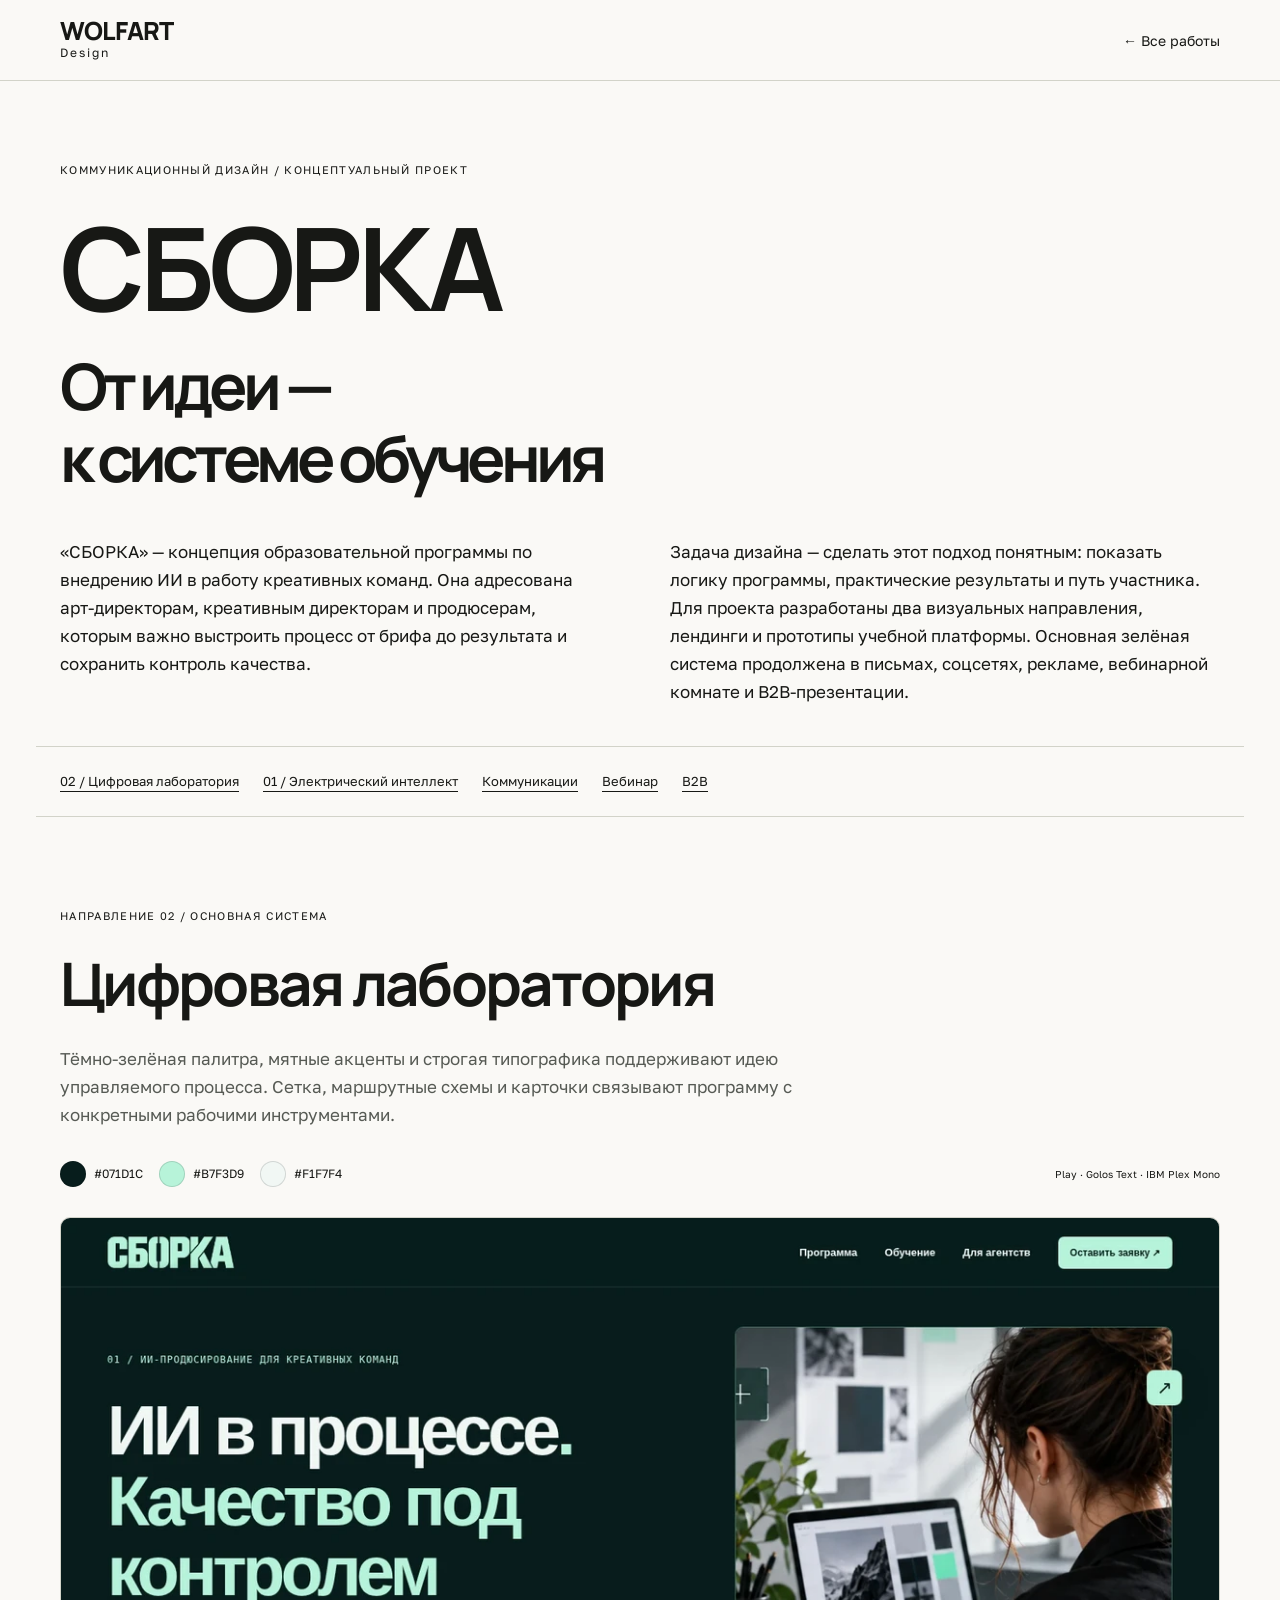
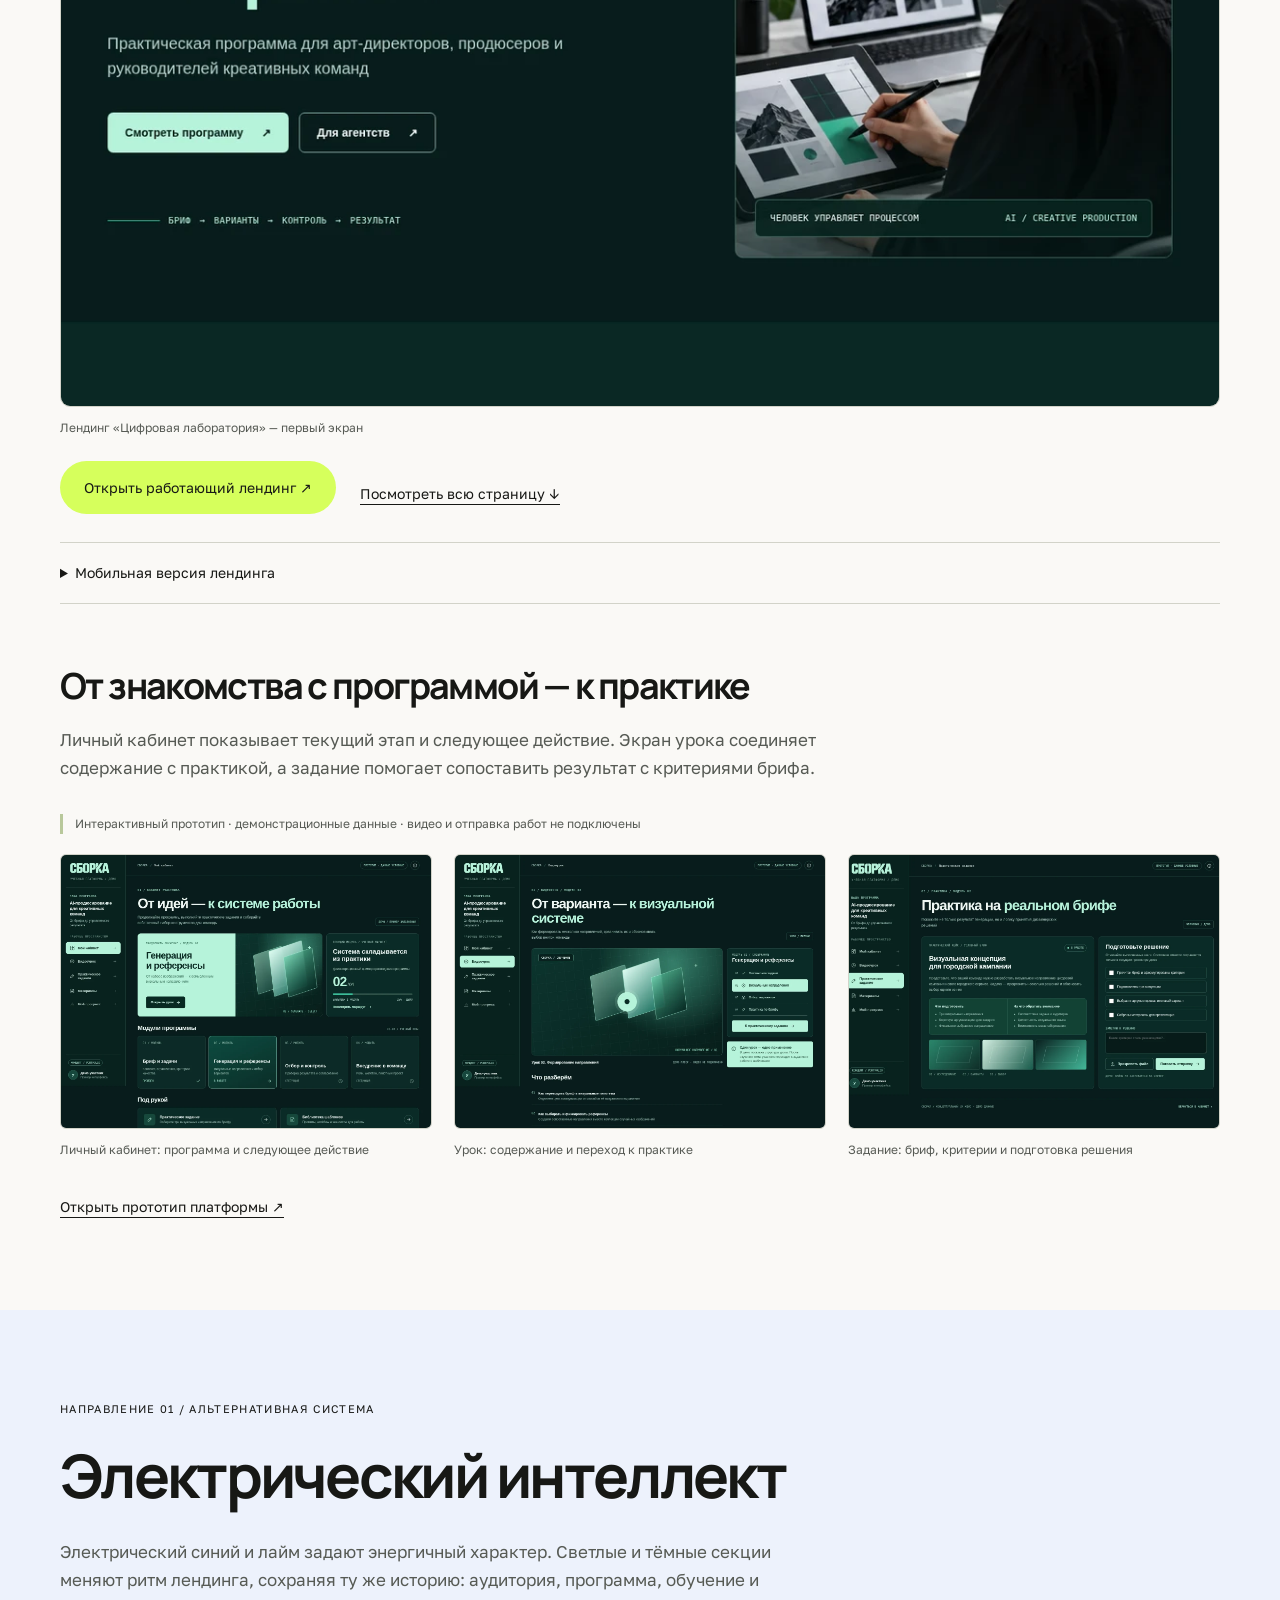
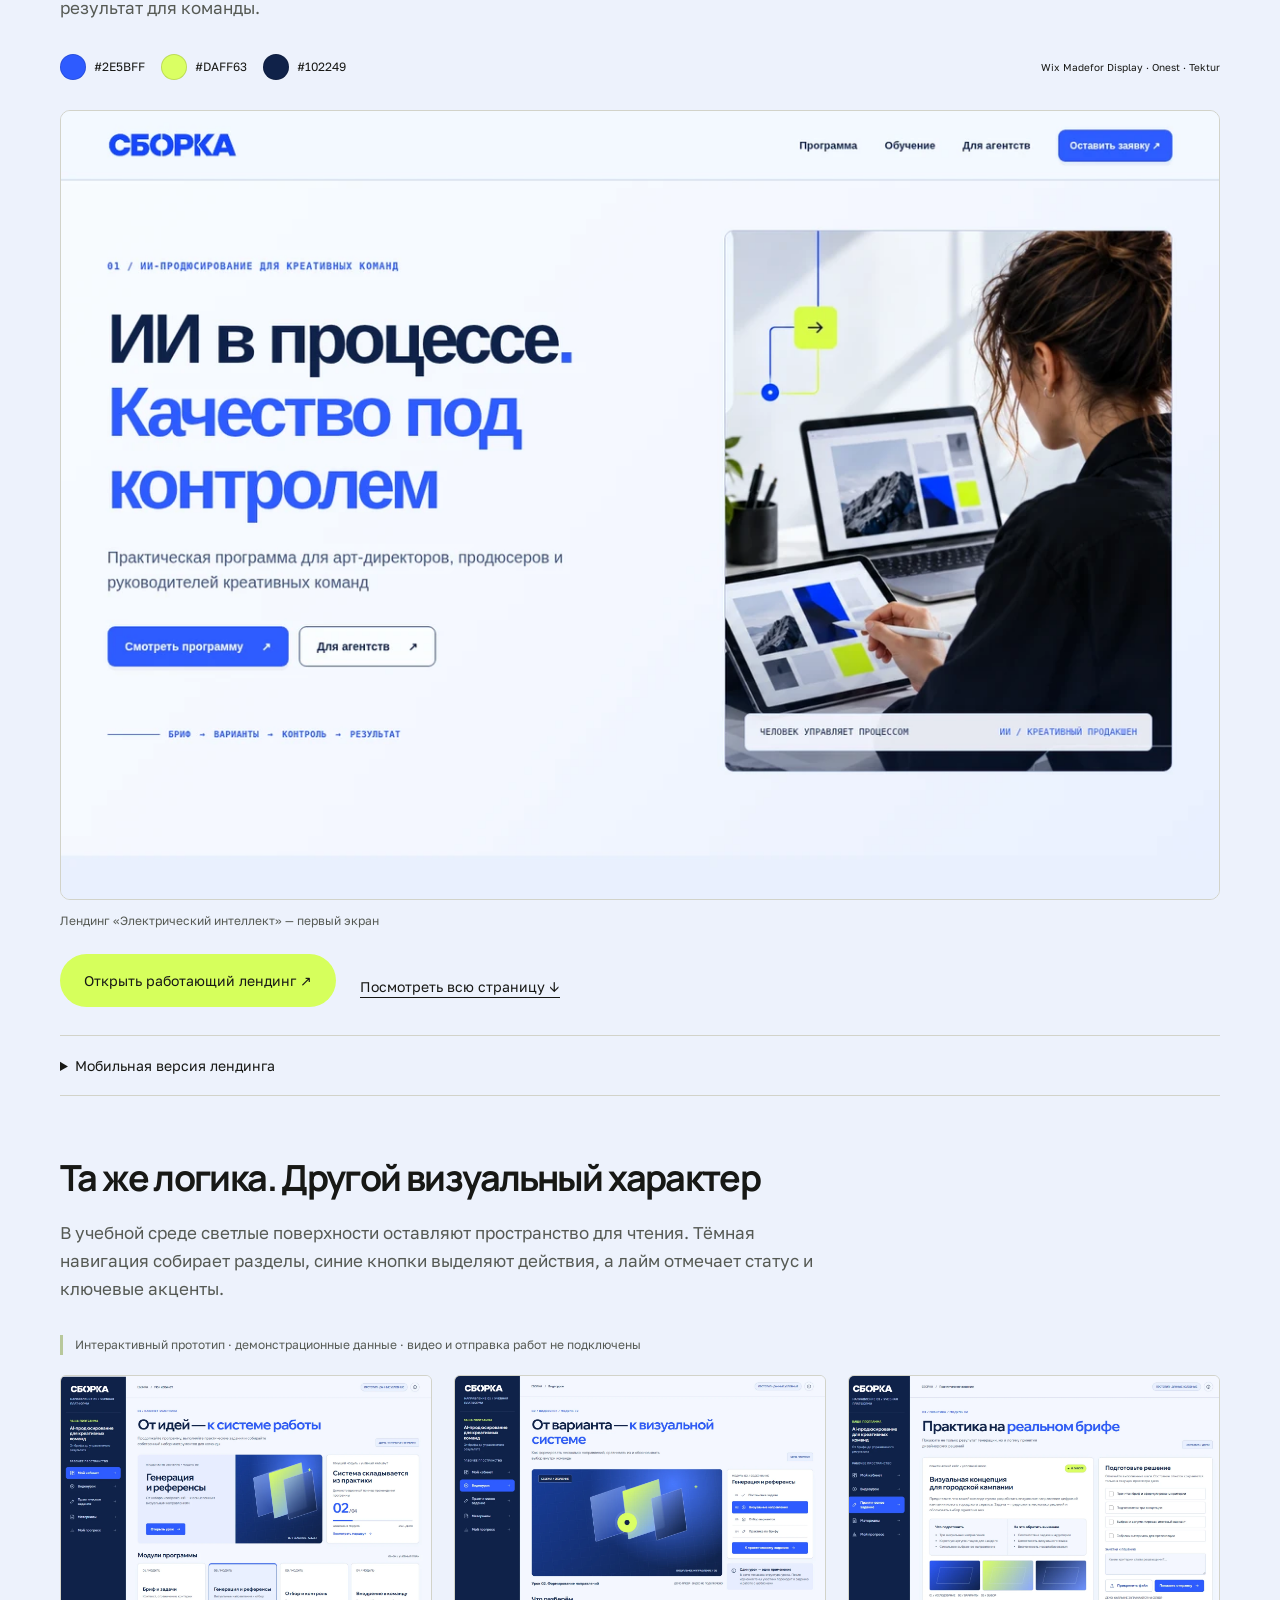
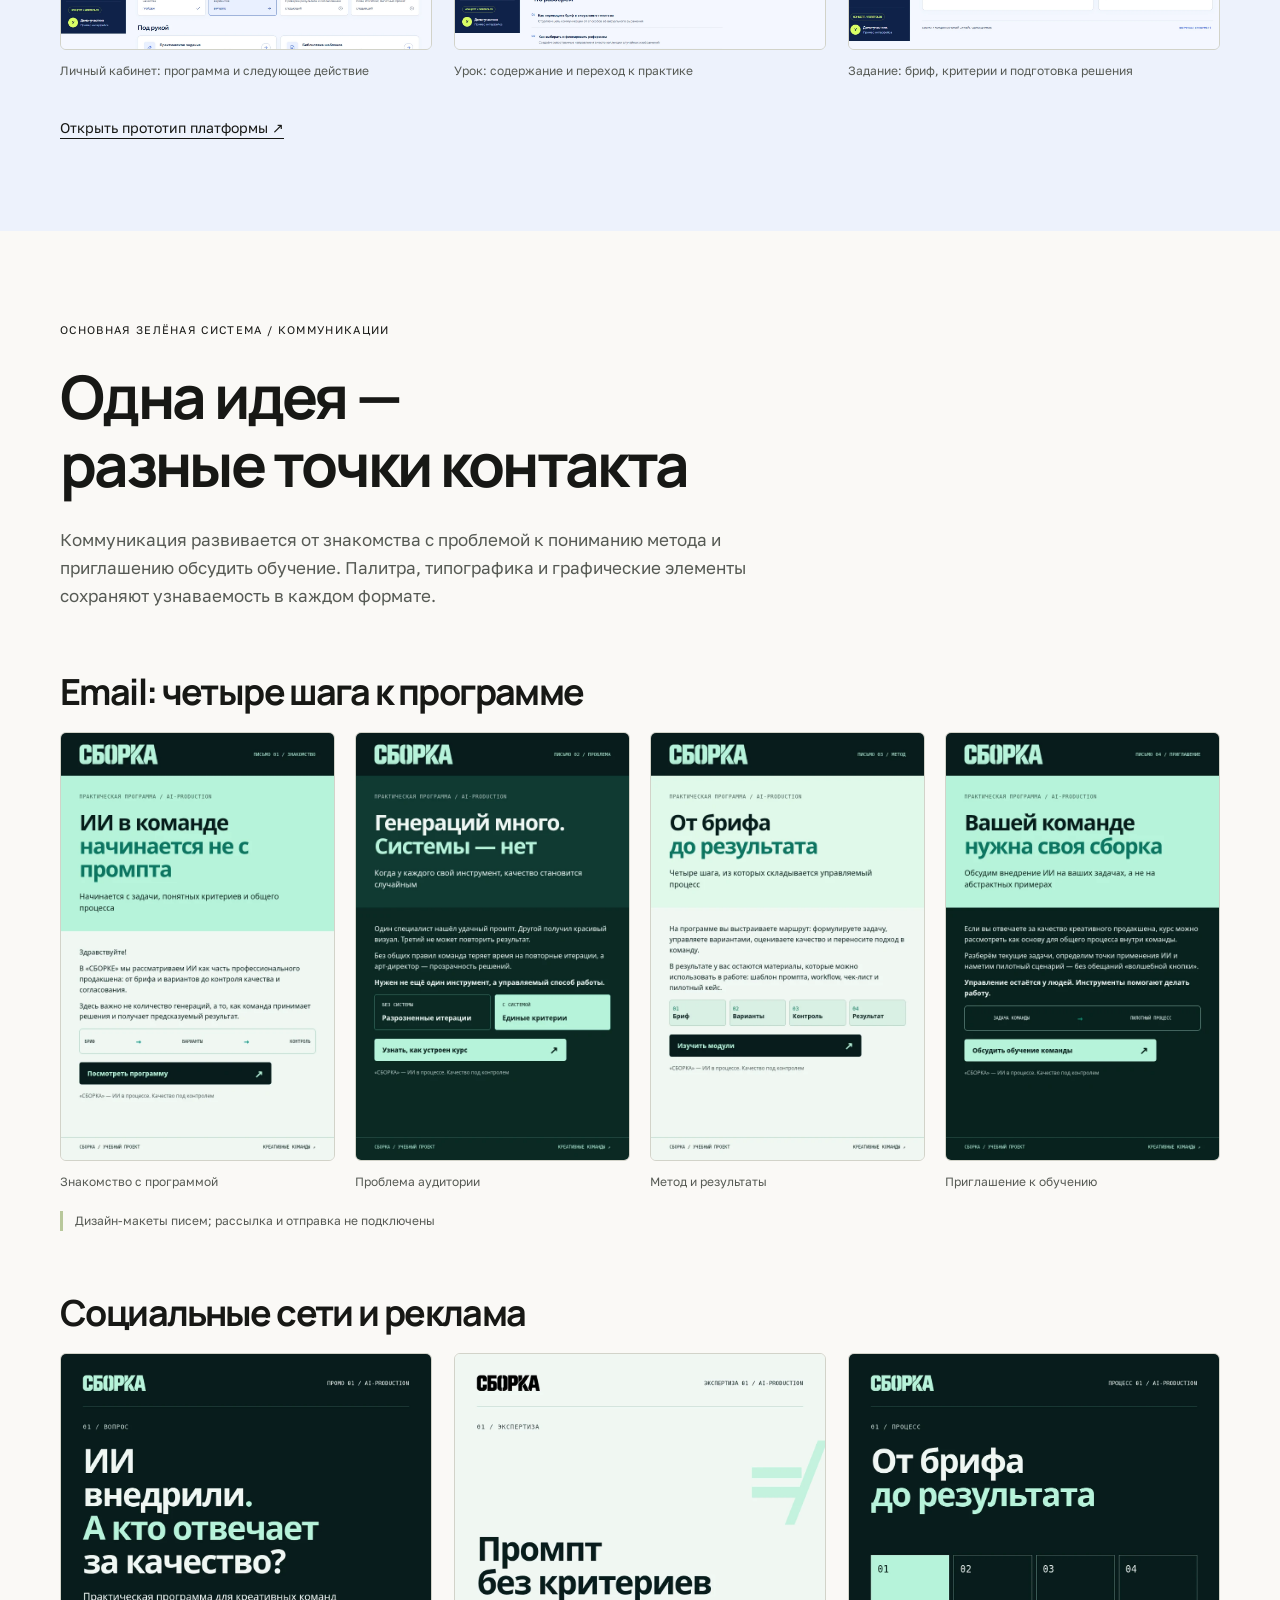
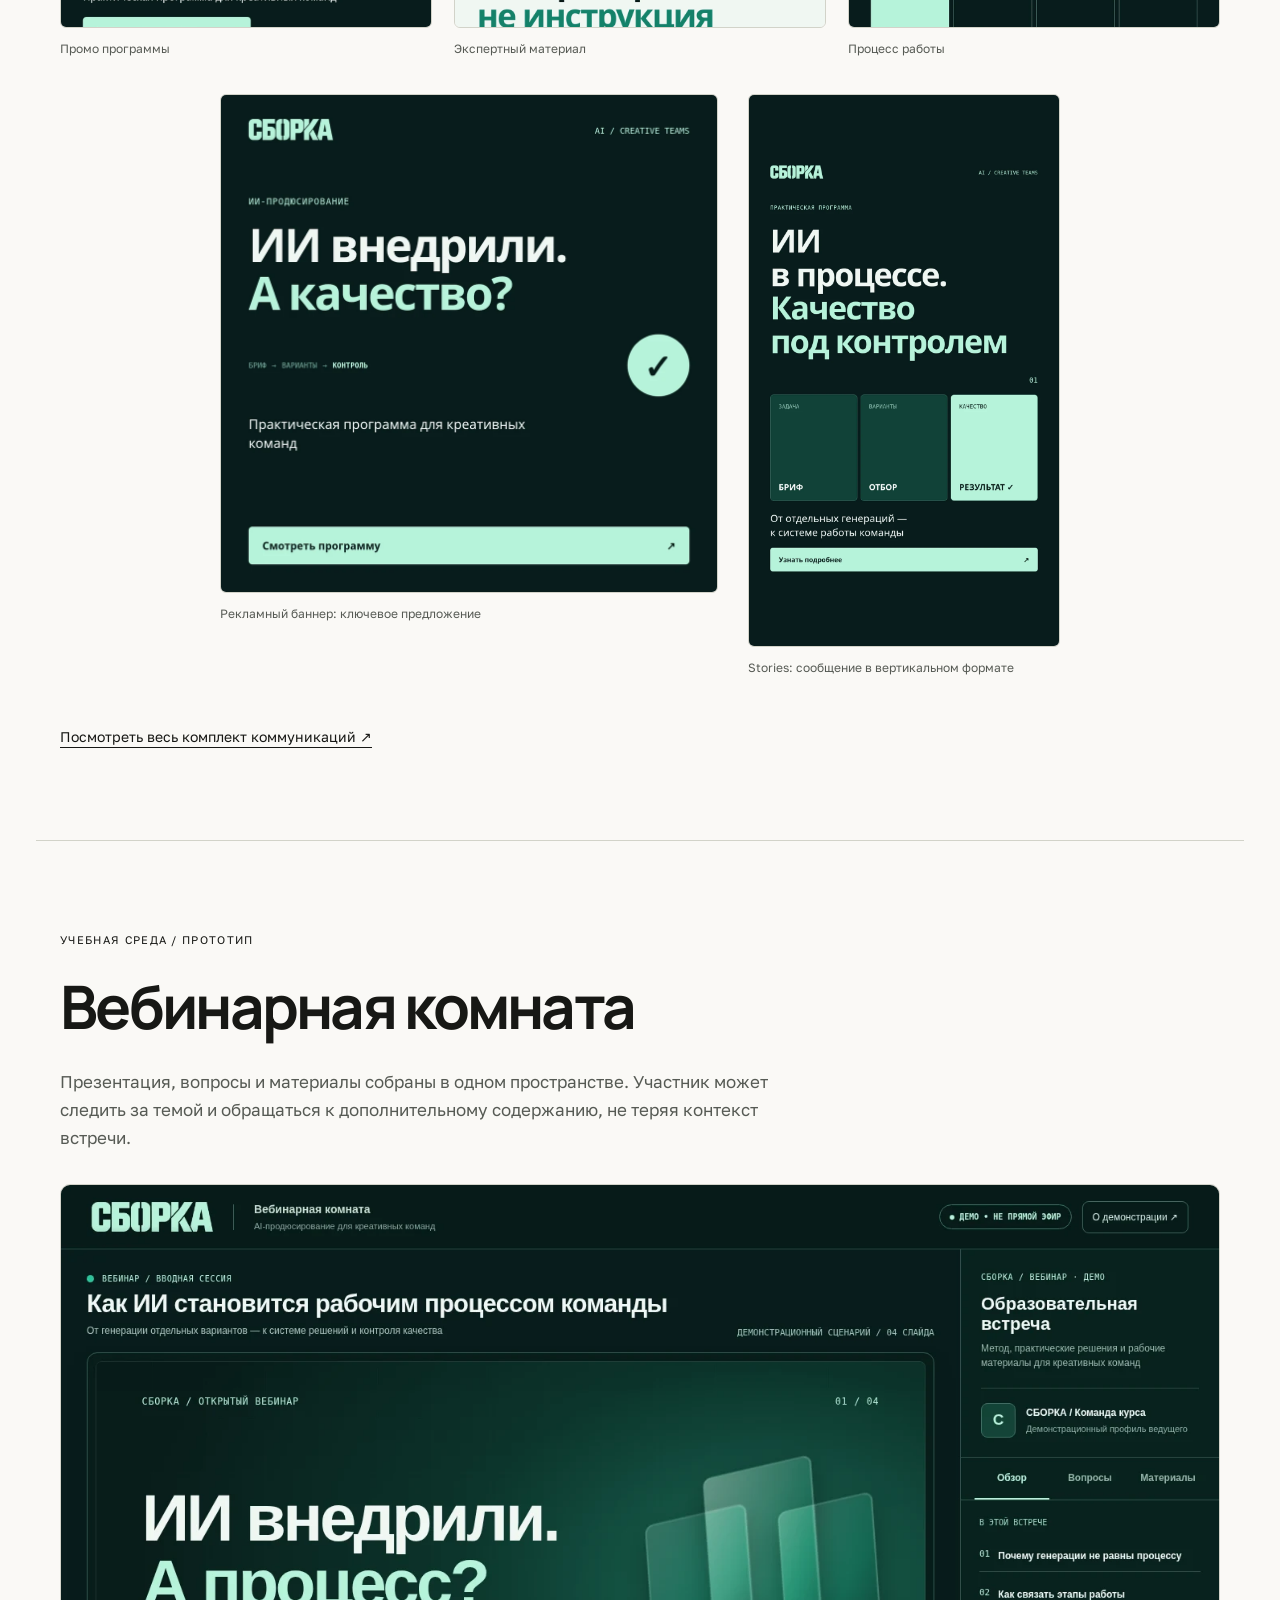
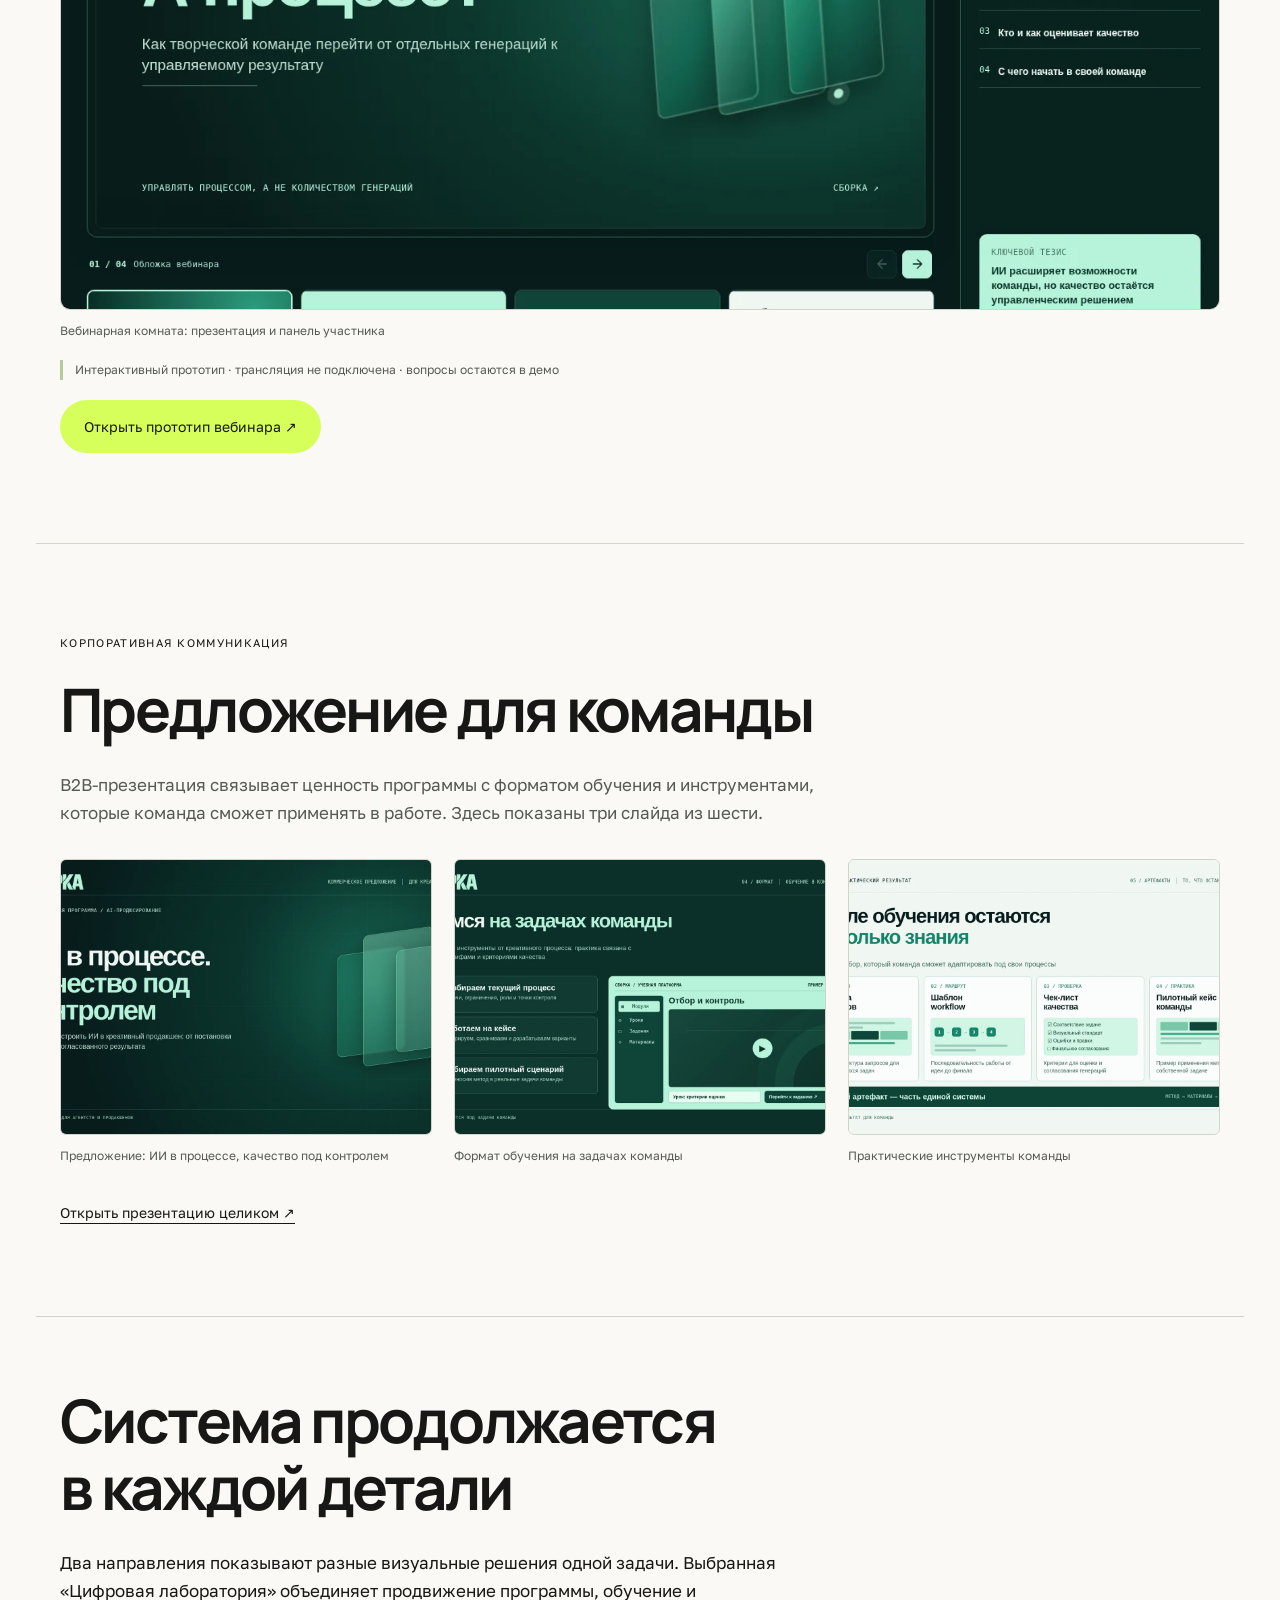
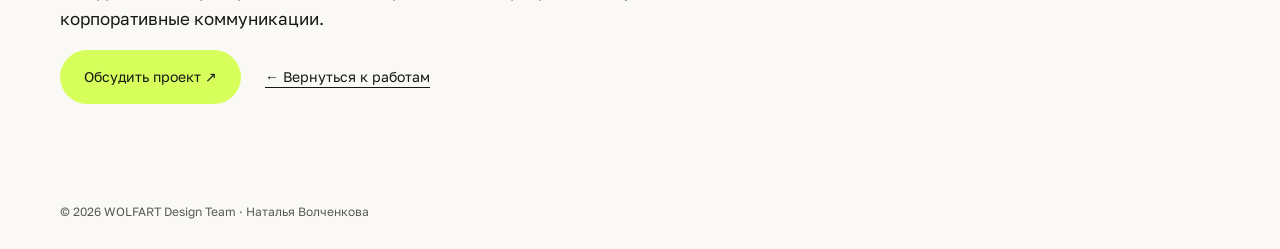
<file: projects--sborka--index.html>
<!doctype html><html lang="ru"><head><meta charset="utf-8"><meta name="viewport" content="width=device-width,initial-scale=1"><meta name="description" content="СБОРКА — два визуальных направления образовательного продукта. Лендинги, учебная платформа и коммуникации."><title>СБОРКА — образовательный продукт · WOLFART Design</title><link rel="icon" href="assets--favicon.svg"><link rel="stylesheet" href="assets--fonts.css"><link rel="stylesheet" href="projects--sborka--case.css"></head><body><a class="skip" href="#main">К содержимому</a><header><a class="brand" href="index.html#home">WOLFART<span>Design</span></a><a href="index.html#work">← Все работы</a></header><main id="main"><section class="intro wrap"><p class="eyebrow">КОММУНИКАЦИОННЫЙ ДИЗАЙН / КОНЦЕПТУАЛЬНЫЙ ПРОЕКТ</p><h1>СБОРКА<span>От идеи —<br>к системе обучения</span></h1><div class="intro-copy"><p>«СБОРКА» — концепция образовательной программы по внедрению ИИ в работу креативных команд. Она адресована арт-директорам, креативным директорам и продюсерам, которым важно выстроить процесс от брифа до результата и сохранить контроль качества.</p><p>Задача дизайна — сделать этот подход понятным: показать логику программы, практические результаты и путь участника. Для проекта разработаны два визуальных направления, лендинги и прототипы учебной платформы. Основная зелёная система продолжена в письмах, соцсетях, рекламе, вебинарной комнате и B2B-презентации.</p></div></section><nav class="case-nav wrap" aria-label="Разделы кейса"><a href="#green">02 / Цифровая лаборатория</a><a href="#blue">01 / Электрический интеллект</a><a href="#communications">Коммуникации</a><a href="#webinar">Вебинар</a><a href="#b2b">B2B</a></nav>
<section class="chapter wrap" id="green"><p class="eyebrow">НАПРАВЛЕНИЕ 02 / ОСНОВНАЯ СИСТЕМА</p><h2>Цифровая лаборатория</h2><p class="explain">Тёмно-зелёная палитра, мятные акценты и строгая типографика поддерживают идею управляемого процесса. Сетка, маршрутные схемы и карточки связывают программу с конкретными рабочими инструментами.</p><div class="swatches"><span style="--sw:#071D1C">#071D1C</span><span style="--sw:#B7F3D9">#B7F3D9</span><span style="--sw:#F1F7F4">#F1F7F4</span><small>Play · Golos Text · IBM Plex Mono</small></div><figure class="hero-preview"><a href="projects--sborka--images--green-cover.webp" aria-label="Увеличить: Лендинг «Цифровая лаборатория» — первый экран"><img src="projects--sborka--images--green-cover.webp" alt="Лендинг «Цифровая лаборатория» — первый экран" loading="lazy" decoding="async"></a><figcaption>Лендинг «Цифровая лаборатория» — первый экран</figcaption></figure><div class="links"><a class="button" href="projects--sborka--green-landing--index.html">Открыть работающий лендинг ↗</a><a class="text-link" href="projects--sborka--images--green-full.webp">Посмотреть всю страницу ↓</a></div><details class="mobile-preview"><summary>Мобильная версия лендинга</summary><figure><a href="projects--sborka--green-landing--index.html"><img src="projects--sborka--images--green-mobile.png" alt="Мобильный первый экран зелёного лендинга СБОРКА" loading="lazy" width="390" height="844"></a><figcaption>390 px · открыть адаптивный лендинг</figcaption></figure></details><h3>От знакомства с программой — к практике</h3><p class="explain">Личный кабинет показывает текущий этап и следующее действие. Экран урока соединяет содержание с практикой, а задание помогает сопоставить результат с критериями брифа.</p><p class="prototype">Интерактивный прототип · демонстрационные данные · видео и отправка работ не подключены</p><div class="screen-grid"><figure class=""><a href="projects--sborka--images--green-dashboard.webp" aria-label="Увеличить: Личный кабинет: программа и следующее действие"><img src="projects--sborka--images--green-dashboard.webp" alt="Личный кабинет: программа и следующее действие" loading="lazy" decoding="async"></a><figcaption>Личный кабинет: программа и следующее действие</figcaption></figure><figure class=""><a href="projects--sborka--images--green-lesson.webp" aria-label="Увеличить: Урок: содержание и переход к практике"><img src="projects--sborka--images--green-lesson.webp" alt="Урок: содержание и переход к практике" loading="lazy" decoding="async"></a><figcaption>Урок: содержание и переход к практике</figcaption></figure><figure class=""><a href="projects--sborka--images--green-assignment.webp" aria-label="Увеличить: Задание: бриф, критерии и подготовка решения"><img src="projects--sborka--images--green-assignment.webp" alt="Задание: бриф, критерии и подготовка решения" loading="lazy" decoding="async"></a><figcaption>Задание: бриф, критерии и подготовка решения</figcaption></figure></div><a class="text-link" href="projects--sborka--green-platform--index.html">Открыть прототип платформы ↗</a></section>
<section class="blue-section"><div class="chapter wrap" id="blue"><p class="eyebrow">НАПРАВЛЕНИЕ 01 / АЛЬТЕРНАТИВНАЯ СИСТЕМА</p><h2>Электрический интеллект</h2><p class="explain">Электрический синий и лайм задают энергичный характер. Светлые и тёмные секции меняют ритм лендинга, сохраняя ту же историю: аудитория, программа, обучение и результат для команды.</p><div class="swatches"><span style="--sw:#2E5BFF">#2E5BFF</span><span style="--sw:#DAFF63">#DAFF63</span><span style="--sw:#102249">#102249</span><small>Wix Madefor Display · Onest · Tektur</small></div><figure class="hero-preview"><a href="projects--sborka--images--blue-cover.webp" aria-label="Увеличить: Лендинг «Электрический интеллект» — первый экран"><img src="projects--sborka--images--blue-cover.webp" alt="Лендинг «Электрический интеллект» — первый экран" loading="lazy" decoding="async"></a><figcaption>Лендинг «Электрический интеллект» — первый экран</figcaption></figure><div class="links"><a class="button" href="projects--sborka--blue-landing--index.html">Открыть работающий лендинг ↗</a><a class="text-link" href="projects--sborka--images--blue-full.webp">Посмотреть всю страницу ↓</a></div><details class="mobile-preview"><summary>Мобильная версия лендинга</summary><figure><a href="projects--sborka--blue-landing--index.html"><img src="projects--sborka--images--blue-mobile.png" alt="Мобильный первый экран синего лендинга СБОРКА" loading="lazy" width="390" height="844"></a><figcaption>390 px · открыть адаптивный лендинг</figcaption></figure></details><h3>Та же логика. Другой визуальный характер</h3><p class="explain">В учебной среде светлые поверхности оставляют пространство для чтения. Тёмная навигация собирает разделы, синие кнопки выделяют действия, а лайм отмечает статус и ключевые акценты.</p><p class="prototype">Интерактивный прототип · демонстрационные данные · видео и отправка работ не подключены</p><div class="screen-grid"><figure class=""><a href="projects--sborka--images--blue-dashboard.webp" aria-label="Увеличить: Личный кабинет: программа и следующее действие"><img src="projects--sborka--images--blue-dashboard.webp" alt="Личный кабинет: программа и следующее действие" loading="lazy" decoding="async"></a><figcaption>Личный кабинет: программа и следующее действие</figcaption></figure><figure class=""><a href="projects--sborka--images--blue-lesson.webp" aria-label="Увеличить: Урок: содержание и переход к практике"><img src="projects--sborka--images--blue-lesson.webp" alt="Урок: содержание и переход к практике" loading="lazy" decoding="async"></a><figcaption>Урок: содержание и переход к практике</figcaption></figure><figure class=""><a href="projects--sborka--images--blue-assignment.webp" aria-label="Увеличить: Задание: бриф, критерии и подготовка решения"><img src="projects--sborka--images--blue-assignment.webp" alt="Задание: бриф, критерии и подготовка решения" loading="lazy" decoding="async"></a><figcaption>Задание: бриф, критерии и подготовка решения</figcaption></figure></div><a class="text-link" href="projects--sborka--blue-platform--index.html">Открыть прототип платформы ↗</a></div></section>
<section class="chapter wrap" id="communications"><p class="eyebrow">ОСНОВНАЯ ЗЕЛЁНАЯ СИСТЕМА / КОММУНИКАЦИИ</p><h2>Одна идея —<br>разные точки контакта</h2><p class="explain">Коммуникация развивается от знакомства с проблемой к пониманию метода и приглашению обсудить обучение. Палитра, типографика и графические элементы сохраняют узнаваемость в каждом формате.</p><h3>Email: четыре шага к программе</h3><div class="email-grid"><figure class=""><a href="projects--sborka--images--email01.webp" aria-label="Увеличить: Знакомство с программой"><img src="projects--sborka--images--email01.webp" alt="Знакомство с программой" loading="lazy" decoding="async"></a><figcaption>Знакомство с программой</figcaption></figure><figure class=""><a href="projects--sborka--images--email02.webp" aria-label="Увеличить: Проблема аудитории"><img src="projects--sborka--images--email02.webp" alt="Проблема аудитории" loading="lazy" decoding="async"></a><figcaption>Проблема аудитории</figcaption></figure><figure class=""><a href="projects--sborka--images--email03.webp" aria-label="Увеличить: Метод и результаты"><img src="projects--sborka--images--email03.webp" alt="Метод и результаты" loading="lazy" decoding="async"></a><figcaption>Метод и результаты</figcaption></figure><figure class=""><a href="projects--sborka--images--email04.webp" aria-label="Увеличить: Приглашение к обучению"><img src="projects--sborka--images--email04.webp" alt="Приглашение к обучению" loading="lazy" decoding="async"></a><figcaption>Приглашение к обучению</figcaption></figure></div><p class="prototype">Дизайн-макеты писем; рассылка и отправка не подключены</p><h3>Социальные сети и реклама</h3><div class="screen-grid"><figure class=""><a href="projects--sborka--images--social01.webp" aria-label="Увеличить: Промо программы"><img src="projects--sborka--images--social01.webp" alt="Промо программы" loading="lazy" decoding="async"></a><figcaption>Промо программы</figcaption></figure><figure class=""><a href="projects--sborka--images--social04.webp" aria-label="Увеличить: Экспертный материал"><img src="projects--sborka--images--social04.webp" alt="Экспертный материал" loading="lazy" decoding="async"></a><figcaption>Экспертный материал</figcaption></figure><figure class=""><a href="projects--sborka--images--social07.webp" aria-label="Увеличить: Процесс работы"><img src="projects--sborka--images--social07.webp" alt="Процесс работы" loading="lazy" decoding="async"></a><figcaption>Процесс работы</figcaption></figure></div><div class="ads-grid"><figure class=""><a href="projects--sborka--images--ad01.webp" aria-label="Увеличить: Рекламный баннер: ключевое предложение"><img src="projects--sborka--images--ad01.webp" alt="Рекламный баннер: ключевое предложение" loading="lazy" decoding="async"></a><figcaption>Рекламный баннер: ключевое предложение</figcaption></figure><figure class=""><a href="projects--sborka--images--ad02.webp" aria-label="Увеличить: Stories: сообщение в вертикальном формате"><img src="projects--sborka--images--ad02.webp" alt="Stories: сообщение в вертикальном формате" loading="lazy" decoding="async"></a><figcaption>Stories: сообщение в вертикальном формате</figcaption></figure></div><a class="text-link" href="projects--sborka--communications--index.html">Посмотреть весь комплект коммуникаций ↗</a></section>
<section class="chapter wrap" id="webinar"><p class="eyebrow">УЧЕБНАЯ СРЕДА / ПРОТОТИП</p><h2>Вебинарная комната</h2><p class="explain">Презентация, вопросы и материалы собраны в одном пространстве. Участник может следить за темой и обращаться к дополнительному содержанию, не теряя контекст встречи.</p><figure class="hero-preview"><a href="projects--sborka--images--webinar.webp" aria-label="Увеличить: Вебинарная комната: презентация и панель участника"><img src="projects--sborka--images--webinar.webp" alt="Вебинарная комната: презентация и панель участника" loading="lazy" decoding="async"></a><figcaption>Вебинарная комната: презентация и панель участника</figcaption></figure><p class="prototype">Интерактивный прототип · трансляция не подключена · вопросы остаются в демо</p><a class="button" href="projects--sborka--webinar--index.html">Открыть прототип вебинара ↗</a></section>
<section class="chapter wrap" id="b2b"><p class="eyebrow">КОРПОРАТИВНАЯ КОММУНИКАЦИЯ</p><h2>Предложение для команды</h2><p class="explain">B2B-презентация связывает ценность программы с форматом обучения и инструментами, которые команда сможет применять в работе. Здесь показаны три слайда из шести.</p><div class="screen-grid"><figure class=""><a href="projects--sborka--images--slide-01.webp" aria-label="Увеличить: Предложение: ИИ в процессе, качество под контролем"><img src="projects--sborka--images--slide-01.webp" alt="Предложение: ИИ в процессе, качество под контролем" loading="lazy" decoding="async"></a><figcaption>Предложение: ИИ в процессе, качество под контролем</figcaption></figure><figure class=""><a href="projects--sborka--images--slide-04.webp" aria-label="Увеличить: Формат обучения на задачах команды"><img src="projects--sborka--images--slide-04.webp" alt="Формат обучения на задачах команды" loading="lazy" decoding="async"></a><figcaption>Формат обучения на задачах команды</figcaption></figure><figure class=""><a href="projects--sborka--images--slide-05.webp" aria-label="Увеличить: Практические инструменты команды"><img src="projects--sborka--images--slide-05.webp" alt="Практические инструменты команды" loading="lazy" decoding="async"></a><figcaption>Практические инструменты команды</figcaption></figure></div><a class="text-link" href="projects--sborka--presentation--index.html">Открыть презентацию целиком ↗</a></section><section class="end wrap"><h2>Система продолжается<br>в каждой детали</h2><p>Два направления показывают разные визуальные решения одной задачи. Выбранная «Цифровая лаборатория» объединяет продвижение программы, обучение и корпоративные коммуникации.</p><a class="button" href="index.html#contact">Обсудить проект ↗</a><a class="text-link" href="index.html#work">← Вернуться к работам</a></section></main><footer class="wrap">© 2026 WOLFART Design Team · Наталья Волченкова</footer></body></html>
</file>
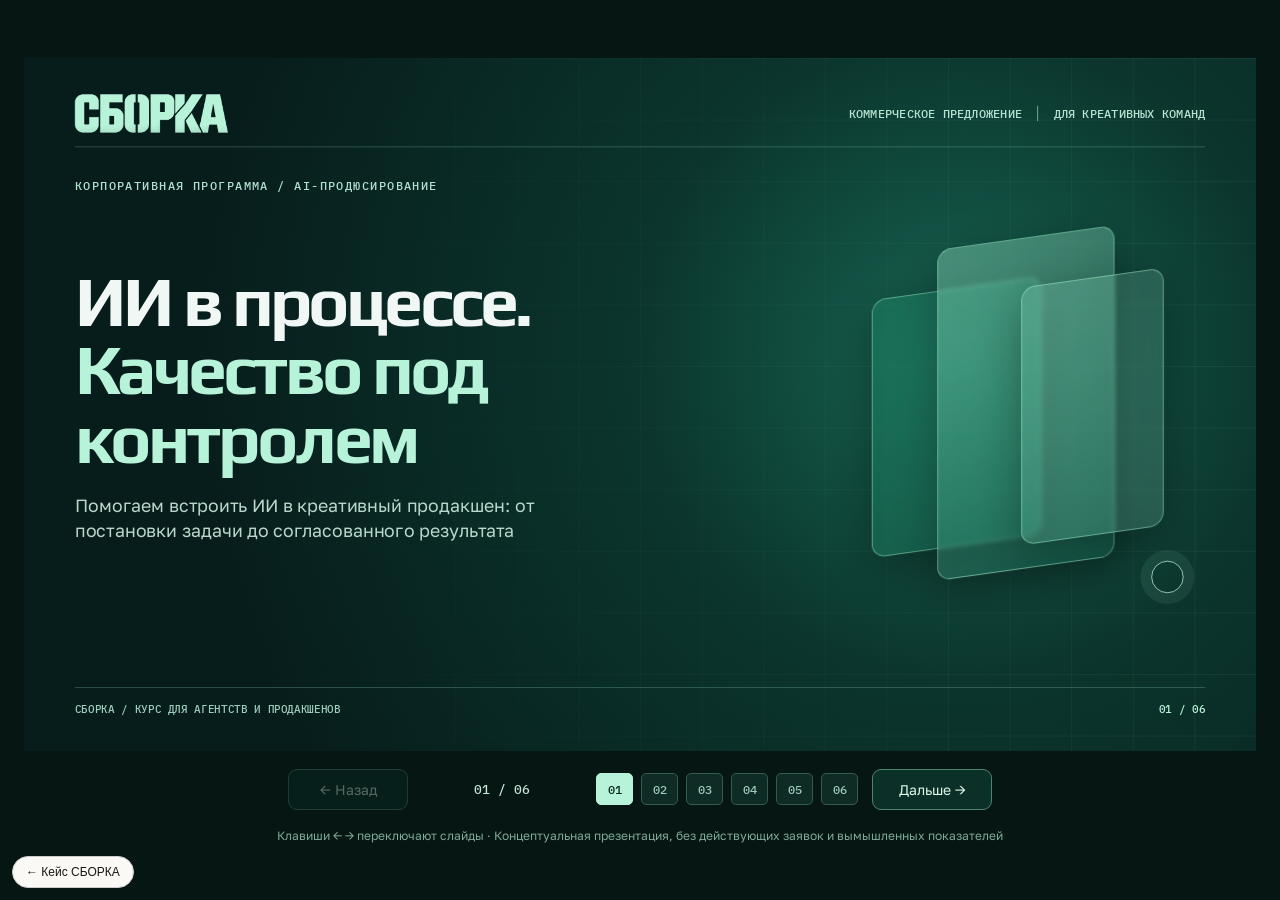
<file: projects--sborka--presentation--index.html>
<!doctype html>
<html lang="ru"><head><meta charset="utf-8"><meta name="viewport" content="width=device-width,initial-scale=1"><title>СБОРКА · B2B-презентация · 6 слайдов</title>
<link rel="stylesheet" href="projects--sborka--presentation--fonts.css">
<style>
:root{--night:#071D1C;--dark:#092924;--dark2:#0B332C;--mint:#B7F3D9;--off:#F1F7F4;--green:#27C79B;--line:#436F62;--muted:#9BBEB1;--display:'Play','Arial Narrow',sans-serif;--sans:'Golos Text',Arial,sans-serif;--mono:'IBM Plex Mono',monospace}*{box-sizing:border-box}html,body{margin:0;min-height:100%;font-family:var(--sans);color:var(--off)}body{background:#061613}button{font:inherit;cursor:pointer}button:focus-visible{outline:3px solid var(--mint);outline-offset:3px}.viewport{min-height:100vh;display:flex;flex-direction:column;align-items:center;justify-content:center;gap:18px;padding:22px 24px}.stage{position:relative;width:100%;height:auto;display:flex;justify-content:center;align-items:center;overflow:hidden;flex:none}.scaled{width:1600px;height:900px;transform-origin:top left;flex:none;position:absolute;left:0;top:0}.slide{position:relative;width:1600px;height:900px;overflow:hidden;display:none}.slide.active{display:block}.slide.dark{background:var(--night);color:var(--off)}.slide.deep{background:#0A3029;color:var(--off)}.slide.light{background:var(--mint);color:var(--night)}.slide.off{background:var(--off);color:var(--night)}.inner{position:relative;height:100%;padding:47px 66px 46px;z-index:2;display:flex;flex-direction:column}.micro{font:500 16px/1.2 var(--mono);letter-spacing:.065em}.small{font-size:23px;line-height:1.44}.muted{color:#ABC8BA}.dark .muted,.deep .muted{color:#A7C8B9}.light .muted,.off .muted{color:#476D61}.display{font-family:var(--display);font-weight:700;letter-spacing:-.045em}.head{display:flex;justify-content:space-between;align-items:center;border-bottom:1px solid #A4E4CD50;min-height:60px;padding-bottom:18px;gap:24px;flex:none}.light .head,.off .head{border-color:#50857750}.head-logo{display:block;width:200px;height:50px;object-fit:contain;object-position:left center}.head-meta{display:flex;gap:20px;align-items:center;font:500 15px var(--mono);color:#B6E3D1;letter-spacing:.025em}.light .head-meta,.off .head-meta{color:#3A695C}.head-meta span.sep{width:1px;height:20px;background:#8CC6B0}.foot{margin-top:auto;display:flex;justify-content:space-between;align-items:center;padding-top:18px;border-top:1px solid #A4E4CD50;color:#9DCCBA;font:500 14px var(--mono);letter-spacing:.045em;flex:none}.light .foot,.off .foot{border-color:#4B857450;color:#416E5D}.page-indicator{color:var(--mint)}.light .page-indicator,.off .page-indicator{color:#0C7860}.kicker{font:500 16px var(--mono);letter-spacing:.075em;color:var(--mint);text-transform:uppercase}.light .kicker,.off .kicker{color:#196C5C}.hairline{height:1px;background:#47827372}.dark .hairline{background:#4A7E6F65}.chip{font:500 14px var(--mono);letter-spacing:.035em;border:1px solid #639B86;border-radius:6px;padding:10px 13px;color:#CEF0DF;display:inline-flex;align-items:center;gap:9px}.light .chip,.off .chip{color:#144B3F;border-color:#7DAE9C}.dot{width:7px;height:7px;border-radius:50%;background:var(--green);display:inline-block}
/* slide 1 */.cover{background:radial-gradient(circle at 76% 43%,#166452 0%,#0B352D 32%,#071D1C 75%)!important}.cover .title{font:700 91px/.98 var(--display);letter-spacing:-.055em;margin:95px 0 25px;max-width:940px}.cover .title span{color:var(--mint)}.cover .decktype{margin-top:40px;color:#B1E0CE;font:500 16px var(--mono);letter-spacing:.06em}.cover .sub{color:#B9D8CB;font-size:23px;line-height:1.45;max-width:730px}.cover .copy{position:relative;z-index:3}.cover-art{position:absolute;right:85px;top:195px;width:430px;height:545px;z-index:1}.cover-art .sheet{position:absolute;border:1px solid #ABF9D19C;border-radius:18px;backdrop-filter:blur(3px);box-shadow:0 16px 60px #0005;transform:skewY(-8deg)}.cover-art .sheet.one{left:16px;top:104px;width:220px;height:335px;background:#2CB88A38}.cover-art .sheet.two{left:101px;top:38px;width:230px;height:430px;background:linear-gradient(150deg,#A9F3D35A,#1680644F)}.cover-art .sheet.three{left:210px;top:90px;width:185px;height:335px;background:#B7F3D926}.cover-art .roundel{position:absolute;right:9px;bottom:45px;width:42px;height:42px;border:1px solid #B7F3D9;border-radius:50%;box-shadow:0 0 0 14px #B7F3D915}.cover .gridwash{position:absolute;inset:0;background-image:linear-gradient(90deg,#B7F3D910 1px,transparent 1px),linear-gradient(#B7F3D910 1px,transparent 1px);background-size:80px 80px;mask-image:linear-gradient(90deg,transparent 12%,black 100%);z-index:0}
/* slide 2 */.s2 h2{font-size:68px;line-height:1.02;margin:63px 0 18px;max-width:1190px}.s2 h2 span{color:var(--mint)}.s2 .lead{color:#AFCABD;font-size:22px;margin-bottom:36px}.challengegrid{display:grid;grid-template-columns:repeat(3,1fr);gap:18px;margin-top:0}.challenge{min-height:272px;border:1px solid #447566;border-radius:12px;background:#0D312B;padding:28px;display:flex;flex-direction:column}.challenge strong{font:700 31px/1.1 var(--display);letter-spacing:-.025em;max-width:330px;margin-top:auto}.challenge p{font-size:21px;line-height:1.34;margin:16px 0 0;color:#AACABD}.challenge .number{font:500 17px var(--mono);color:var(--mint)}.challenge .icon{width:42px;height:42px;margin-left:auto;border:1px solid #518878;border-radius:10px;display:grid;place-items:center;font-size:24px;color:var(--mint)}.s2 .takeaway{margin-top:20px;padding:21px 26px;background:#B7F3D9;color:#0A3129;border-radius:11px;display:flex;align-items:center;justify-content:space-between;gap:35px}.s2 .takeaway b{font:700 24px var(--display)}.s2 .takeaway span{font:500 16px var(--mono)}
/*slide3*/.s3 h2{font-size:68px;line-height:1.05;max-width:1350px;margin:45px 0 18px}.s3 h2 span{color:#148666}.s3 .intro{font-size:22px;color:#38695A;max-width:800px;line-height:1.43}.pipeline{display:grid;grid-template-columns:repeat(5,minmax(0,1fr));gap:12px;position:relative;margin:39px 0 23px}.pipeline .pnode{min-height:238px;padding:21px;border:1px solid #7AB19D;border-radius:13px;background:#ECFFF6;position:relative;display:flex;flex-direction:column;z-index:1}.pipeline .pnode.focus{background:#0E4439;border-color:#0E4439;color:#D5FDE8}.pipeline .pnode .num{font:500 18px var(--mono);color:#227763}.pipeline .pnode.focus .num{color:#9BE8C7}.pipeline .pnode b{font:700 31px var(--display);margin-top:auto;letter-spacing:-.02em}.pipeline .pnode p{font:400 18px/1.3 var(--sans);color:#476D5C;margin:10px 0 0}.pipeline .pnode.focus p{color:#B0DFCB}.pipeline .pnode:not(:last-child):after{content:'→';position:absolute;right:-18px;top:41%;color:#1C7A62;background:#B7F3D9;padding:3px 2px;font:700 25px var(--mono);z-index:4}.s3 .note{display:flex;align-items:center;justify-content:space-between;gap:25px;border-top:1px solid #7CB6A4;padding-top:18px;color:#174C40}.s3 .note strong{font:700 27px var(--display)}.s3 .note span{font:500 17px var(--mono);color:#356E5C}
/*slide4*/.s4 h2{font-size:65px;line-height:1.04;margin:49px 0 20px}.s4 h2 span{color:var(--mint)}.s4 .decklead{font-size:21px;color:#A7CFC0;max-width:770px;line-height:1.42}.s4 .content-grid{display:grid;grid-template-columns:0.83fr 1.17fr;gap:36px;margin-top:27px;flex:1;min-height:0}.phases{display:flex;flex-direction:column;gap:14px}.phase{border:1px solid #4B7A6C;padding:23px 24px;min-height:120px;border-radius:10px;background:#103A32;display:grid;grid-template-columns:48px 1fr;gap:13px;align-items:start}.phase .idx{font:500 17px var(--mono);color:var(--mint)}.phase strong{font:700 26px/1.08 var(--display)}.phase small{display:block;color:#ADD3C3;font-size:18px;line-height:1.28;margin-top:8px}.platform{background:#B7F3D9;border:1px solid #B7F3D9;border-radius:15px;padding:20px;display:flex;flex-direction:column;color:#0D342B;min-height:0}.platform-top{display:flex;justify-content:space-between;border-bottom:1px solid #7DAE9C;padding-bottom:12px;align-items:center;font:600 14px var(--mono)}.platform-inside{display:grid;grid-template-columns:160px 1fr;gap:17px;flex:1;margin-top:15px;min-height:0}.navmock{background:#0E4539;color:#D4F8E7;border-radius:8px;padding:17px 12px;display:flex;flex-direction:column;gap:18px;font:500 15px var(--mono)}.navmock div:first-child{color:#0E4539;background:#B7F3D9;border-radius:5px;padding:9px}.mock-main{display:flex;flex-direction:column;gap:12px}.mock-title{font:700 28px var(--display)}.mockvideo{flex:1;border-radius:9px;min-height:130px;background:linear-gradient(137deg,#17483D,#0B2E27);position:relative;display:flex;align-items:center;justify-content:center;overflow:hidden}.mockvideo:before{content:'';position:absolute;left:9%;right:9%;height:1px;background:#A8D9C64B;top:27%}.mockvideo .play{width:65px;height:65px;background:var(--mint);border-radius:50%;display:grid;place-items:center;color:#0C3127;font-size:28px;z-index:2}.mockvideo .rings{position:absolute;width:280px;height:280px;border:1px solid #5CE2AE40;border-radius:50%;right:-70px;bottom:-130px;box-shadow:0 0 0 60px #5CE2AE12,0 0 0 120px #5CE2AE09}.mock-bottom{display:flex;gap:12px}.mock-bottom span{flex:1;padding:10px 14px;border:1px solid #78B49D;border-radius:8px;background:#E6FFF2;font-size:15px;font-weight:600}.mock-bottom span:last-child{background:#0E4539;color:#D6FDEA;border-color:#0E4539}
/* slide5 */.s5 h2{font-size:66px;line-height:1.04;margin:42px 0 18px}.s5 h2 span{color:#148567}.s5 .subtitle{font-size:23px;line-height:1.35;color:#467362;margin-bottom:24px}.outcomes{display:grid;grid-template-columns:repeat(4,1fr);gap:17px}.artifact{border:1px solid #9BC8B8;border-radius:12px;background:#FFFFFFB8;padding:22px;min-height:306px;display:flex;flex-direction:column}.artifact .num{font:500 16px var(--mono);color:#298266}.artifact h3{font:700 27px/1.09 var(--display);letter-spacing:-.02em;margin:14px 0 19px;min-height:62px}.artifact .inner-art{height:122px;border-radius:7px;background:#D2F6E5;border:1px solid #B0DDCA;padding:12px;margin-bottom:14px;display:flex;flex-direction:column;gap:8px}.artifact .previewline{height:7px;border-radius:8px;background:#418A75;opacity:.38;width:85%}.artifact .previewline.short{width:48%}.artifact .previewline.mint{background:#159A72;opacity:.78}.artifact .tokens{display:flex;gap:5px}.artifact .tokens span{border-radius:3px;background:#77C8A9;height:28px;flex:1}.artifact .tokens span:nth-child(2){background:#0E473A}.artifact .checkline{font-size:16px;line-height:1.15;color:#124236}.artifact .flowpoints{display:flex;gap:6px;align-items:center;margin:auto 0}.artifact .flowpoints i{background:#17866A;width:30px;height:30px;border-radius:7px;display:grid;place-items:center;color:white;font:600 14px var(--mono);font-style:normal}.artifact .flowpoints b{font-size:15px;color:#1A6654}.artifact p{font-size:18px;line-height:1.35;color:#416A5B;margin:0}.s5 .banner{margin-top:17px;border-radius:11px;background:#0E4437;padding:19px 30px;display:flex;justify-content:space-between;align-items:center;color:#D7FFEB;gap:20px}.s5 .banner b{font:700 25px var(--display)}.s5 .banner span{font:500 15px var(--mono);color:#9FD4BB}
/*slide6*/.s6 h2{font-size:88px;line-height:.98;margin:105px 0 29px;max-width:1170px}.s6 h2 span{color:#117B5D}.s6 .sub{font-size:26px;max-width:900px;line-height:1.39;color:#346A57}.s6 .cta{display:inline-flex;align-items:center;gap:55px;background:#0B332B;color:#D8FAEA;border-radius:8px;margin-top:50px;padding:21px 27px;font-weight:700;font-size:24px}.s6 .cta .arrow{font-size:30px}.s6 .bottom-steps{display:grid;grid-template-columns:repeat(3,1fr);gap:18px;margin-top:59px}.s6 .nextstep{border-top:1px solid #5D9C84;padding-top:18px;color:#205E4B}.s6 .nextstep .n{font:500 15px var(--mono)}.s6 .nextstep b{font:700 25px var(--display);display:block;margin-top:8px}.s6 .corner-art{position:absolute;right:-68px;top:180px;width:410px;height:420px;border:1px solid #1C9A79;border-radius:32px;transform:rotate(-25deg);opacity:.35;box-shadow:0 0 0 70px #188D6C20,0 0 0 140px #188D6C10;z-index:0}
/* viewer controls */.viewer-nav{width:min(100%,1100px);display:flex;align-items:center;justify-content:center;gap:14px;color:#C3E7D7}.navbtn{border:1px solid #4D846E;border-radius:9px;background:#0A3027;color:#DFF7EB;padding:11px 16px;font-size:14px;min-width:120px}.navbtn:hover{background:#165442}.navbtn:disabled{opacity:.36;cursor:default}.status{min-width:160px;text-align:center;font:500 13px var(--mono)}.thumbnav{display:flex;gap:8px;align-items:center;justify-content:center;flex-wrap:wrap}.thumbnav button{width:37px;height:32px;background:#0F2B25;border:1px solid #355A4E;color:#9FCBBA;border-radius:5px;font:500 12px var(--mono)}.thumbnav button.active{background:var(--mint);color:#08271F;border-color:var(--mint)}.viewer-note{color:#7EAA98;font-size:12px;text-align:center}.slide-export .viewport{padding:0;display:block;width:1600px;height:900px;min-height:900px}.slide-export .stage{width:1600px!important;height:900px!important;display:block}.slide-export .scaled{transform:none!important;position:static!important;left:auto;top:auto}.slide-export .viewer-nav,.slide-export .viewer-note{display:none}
@media(max-width:750px){.viewport{padding:12px;gap:12px}.viewer-nav{gap:8px;flex-wrap:wrap}.navbtn{min-width:90px;padding:9px;font-size:12px}.status{min-width:75px;font-size:11px}.viewer-note{font-size:10px}}
</style></head><body>
<div class="viewport"><main class="stage"><div class="scaled" id="scaled">
<section class="slide dark cover active" aria-label="Слайд 1 — Обложка"><div class="gridwash"></div><div class="cover-art" aria-hidden="true"><div class="sheet one"></div><div class="sheet two"></div><div class="sheet three"></div><div class="roundel"></div></div><div class="inner"><header class="head"><img class="head-logo" src="[data-uri]" alt="СБОРКА"><div class="head-meta"><span>КОММЕРЧЕСКОЕ ПРЕДЛОЖЕНИЕ</span><span class="sep"></span><span>ДЛЯ КРЕАТИВНЫХ КОМАНД</span></div></header><div class="copy"><div class="decktype">КОРПОРАТИВНАЯ ПРОГРАММА / AI-ПРОДЮСИРОВАНИЕ</div><h1 class="title">ИИ в процессе.<br><span>Качество под<br>контролем</span></h1><p class="sub">Помогаем встроить ИИ в креативный продакшен: от постановки задачи до согласованного результата</p></div><footer class="foot"><span>СБОРКА / КУРС ДЛЯ АГЕНТСТВ И ПРОДАКШЕНОВ</span><span class="page-indicator">01 / 06</span></footer></div></section>
<section class="slide dark s2" aria-label="Слайд 2 — Проблема"><div class="inner"><header class="head"><img class="head-logo" src="[data-uri]" alt="СБОРКА"><div class="head-meta"><span>02 / ЗАДАЧА</span><span class="sep"></span><span>ПОЧЕМУ НУЖНА СИСТЕМА</span></div></header><h2 class="display">ИИ уже используют.<br><span>Но кто управляет результатом?</span></h2><p class="lead">Типичные сложности, когда инструменты появляются быстрее, чем общие правила работы</p><div class="challengegrid"><article class="challenge"><div class="number">01 / ИНСТРУМЕНТЫ</div><div class="icon">▦</div><strong>Каждый работает по-своему</strong><p>Разные подходы, нет единых стандартов и критериев</p></article><article class="challenge"><div class="number">02 / ОТБОР</div><div class="icon">◎</div><strong>Сложно выбирать варианты</strong><p>У команды нет общего языка для оценки результата</p></article><article class="challenge"><div class="number">03 / ОТВЕТСТВЕННОСТЬ</div><div class="icon">↗</div><strong>Согласования тормозят процесс</strong><p>Не всегда понятно, кто принимает финальное решение</p></article></div><div class="takeaway"><b>Задача — управлять качеством, а не количеством генераций</b><span>ПРОБЛЕМА → МЕТОД</span></div><footer class="foot"><span>СБОРКА / КОРПОРАТИВНАЯ ПРОГРАММА</span><span class="page-indicator">02 / 06</span></footer></div></section>
<section class="slide light s3" aria-label="Слайд 3 — Решение"><div class="inner"><header class="head"><div class="micro">СБОРКА / СИСТЕМА РАБОТЫ</div><div class="head-meta"><span>03 / РЕШЕНИЕ</span><span class="sep"></span><span>ОТ БРИФА К РЕЗУЛЬТАТУ</span></div></header><h2 class="display">Не набор сервисов.<br><span>Единый рабочий процесс</span></h2><p class="intro">Встраиваем ИИ в привычный цикл агентства и определяем, где нужны решения человека</p><div class="pipeline"><div class="pnode"><div class="num">01 / ЗАДАЧА</div><b>Бриф</b><p>Цель, ограничения и критерии</p></div><div class="pnode"><div class="num">02 / ПОИСК</div><b>Варианты</b><p>Генерация направлений</p></div><div class="pnode"><div class="num">03 / РЕШЕНИЕ</div><b>Отбор</b><p>Сравнение и выбор</p></div><div class="pnode focus"><div class="num">04 / ПРОВЕРКА</div><b>Контроль</b><p>Стандарты качества</p></div><div class="pnode"><div class="num">05 / ВЫХОД</div><b>Результат</b><p>Согласованный материал</p></div></div><div class="note"><strong>ИИ генерирует возможности. Команда управляет качеством</strong><span>БРИФ → ВАРИАНТЫ → ОТБОР → КОНТРОЛЬ → РЕЗУЛЬТАТ</span></div><footer class="foot"><span>СБОРКА / КРЕАТИВНЫЙ ПРОЦЕСС</span><span class="page-indicator">03 / 06</span></footer></div></section>
<section class="slide deep s4" aria-label="Слайд 4 — Формат обучения"><div class="inner"><header class="head"><img class="head-logo" src="[data-uri]" alt="СБОРКА"><div class="head-meta"><span>04 / ФОРМАТ</span><span class="sep"></span><span>ОБУЧЕНИЕ В КОНТЕКСТЕ РАБОТЫ</span></div></header><h2 class="display">Учимся <span>на задачах команды</span></h2><p class="decklead">Не отделяем инструменты от креативного процесса: практика связана с рабочими брифами и критериями качества</p><div class="content-grid"><div class="phases"><div class="phase"><span class="idx">01</span><div><strong>Разбираем текущий процесс</strong><small>Задачи, ограничения, роли и точки контроля</small></div></div><div class="phase"><span class="idx">02</span><div><strong>Работаем на кейсе</strong><small>Генерируем, сравниваем и дорабатываем варианты</small></div></div><div class="phase"><span class="idx">03</span><div><strong>Собираем пилотный сценарий</strong><small>Переносим метод в реальные задачи команды</small></div></div></div><div class="platform"><div class="platform-top"><span>СБОРКА / УЧЕБНАЯ ПЛАТФОРМА</span><span>ПРИМЕР ИНТЕРФЕЙСА ↗</span></div><div class="platform-inside"><div class="navmock"><div>▦ &nbsp; Модули</div><div>◷ &nbsp; Уроки</div><div>□ &nbsp; Задания</div><div>◇ &nbsp; Материалы</div></div><div class="mock-main"><div class="mock-title">Отбор и контроль</div><div class="mockvideo"><div class="rings"></div><div class="play">▶</div></div><div class="mock-bottom"><span>Урок: критерии оценки</span><span>Перейти к заданию ↗</span></div></div></div></div></div><footer class="foot"><span>ФОРМАТ УТОЧНЯЕТСЯ ПОД ЗАДАЧИ КОМАНДЫ</span><span class="page-indicator">04 / 06</span></footer></div></section>
<section class="slide off s5" aria-label="Слайд 5 — Практические результаты"><div class="inner"><header class="head"><div class="micro">СБОРКА / ПРАКТИЧЕСКИЙ РЕЗУЛЬТАТ</div><div class="head-meta"><span>05 / АРТЕФАКТЫ</span><span class="sep"></span><span>ТО, ЧТО ОСТАНЕТСЯ В РАБОТЕ</span></div></header><h2 class="display">После обучения остаются<br><span>не только знания</span></h2><p class="subtitle">Рабочий набор, который команда сможет адаптировать под свои процессы</p><div class="outcomes"><article class="artifact"><span class="num">01 / ШАБЛОН</span><h3>Система<br>промптов</h3><div class="inner-art"><div class="previewline"></div><div class="previewline short"></div><div class="tokens"><span></span><span></span><span></span></div><div class="previewline mint"></div></div><p>Единая структура запросов для повторяющихся задач</p></article><article class="artifact"><span class="num">02 / МАРШРУТ</span><h3>Шаблон<br>workflow</h3><div class="inner-art"><div class="flowpoints"><i>1</i><b>→</b><i>2</i><b>→</b><i>3</i><b>→</b><i>4</i></div><div class="previewline"></div><div class="previewline short"></div></div><p>Последовательность работы от идеи до финала</p></article><article class="artifact"><span class="num">03 / ПРОВЕРКА</span><h3>Чек-лист<br>качества</h3><div class="inner-art"><div class="checkline">☑ Соответствие задаче</div><div class="checkline">☑ Визуальный стандарт</div><div class="checkline">☑ Ошибки и правки</div><div class="checkline">□ Финальное согласование</div></div><p>Критерии для оценки и согласования генераций</p></article><article class="artifact"><span class="num">04 / ПРАКТИКА</span><h3>Пилотный кейс<br>команды</h3><div class="inner-art"><div class="tokens"><span></span><span></span><span></span></div><div class="previewline mint"></div><div class="previewline"></div><div class="previewline short"></div></div><p>Пример применения метода на собственной задаче</p></article></div><div class="banner"><b>Каждый артефакт — часть единой системы</b><span>МЕТОД → МАТЕРИАЛЫ → ПРИМЕНЕНИЕ</span></div><footer class="foot"><span>СБОРКА / РЕЗУЛЬТАТ ДЛЯ КОМАНДЫ</span><span class="page-indicator">05 / 06</span></footer></div></section>
<section class="slide light s6" aria-label="Слайд 6 — Следующий шаг"><div class="corner-art" aria-hidden="true"></div><div class="inner"><header class="head"><div class="micro">СБОРКА / КОРПОРАТИВНОЕ ОБУЧЕНИЕ</div><div class="head-meta"><span>06 / СЛЕДУЮЩИЙ ШАГ</span><span class="sep"></span><span>ДЛЯ АГЕНТСТВ И КОМАНД</span></div></header><h2 class="display">Давайте соберём<br><span>ваш AI-процесс</span></h2><p class="sub">Обсудим задачи команды, текущие процессы и подходящий формат корпоративного обучения</p><div><span class="cta">Обсудить корпоративную программу <span class="arrow">↗</span></span></div><div class="bottom-steps"><div class="nextstep"><span class="n">01 / ЗАПРОС</span><b>Обсудим задачи</b></div><div class="nextstep"><span class="n">02 / ПОДХОД</span><b>Определим формат</b></div><div class="nextstep"><span class="n">03 / СТАРТ</span><b>Согласуем пилот</b></div></div><footer class="foot"><span>WOLFART DESIGN TEAM / КОНЦЕПТУАЛЬНЫЙ ПРОЕКТ</span><span class="page-indicator">06 / 06</span></footer></div></section>
</div></main><div class="viewer-nav"><button type="button" class="navbtn" id="prev">← Назад</button><span class="status" id="status">01 / 06</span><div class="thumbnav" id="dots" aria-label="Навигация по слайдам"></div><button type="button" class="navbtn" id="next">Дальше →</button></div><div class="viewer-note">Клавиши ← → переключают слайды · Концептуальная презентация, без действующих заявок и вымышленных показателей</div></div>
<script>
(()=>{const slides=[...document.querySelectorAll('.slide')];const stage=document.querySelector('.stage'),scaled=document.getElementById('scaled'),dots=document.getElementById('dots');let idx=Math.max(0,Math.min(5,Number(new URLSearchParams(location.search).get('slide'))||0));const exporting=new URLSearchParams(location.search).has('export');if(exporting)document.body.classList.add('slide-export');slides.forEach((s,i)=>{let b=document.createElement('button');b.textContent=String(i+1).padStart(2,'0');b.setAttribute('aria-label','Слайд '+(i+1));b.addEventListener('click',()=>go(i));dots.appendChild(b)});function resize(){if(exporting)return;const sw=Math.max(250,window.innerWidth-48),sh=Math.max(200,window.innerHeight-170);const k=Math.min(sw/1600,sh/900,1);stage.style.width=(1600*k)+'px';stage.style.height=(900*k)+'px';scaled.style.transform=`scale(${k})`;scaled.style.left='0';scaled.style.top='0'}function go(n){idx=Math.max(0,Math.min(slides.length-1,n));slides.forEach((s,i)=>s.classList.toggle('active',i===idx));[...dots.children].forEach((b,i)=>{b.classList.toggle('active',i===idx);b.setAttribute('aria-current',i===idx?'true':'false')});document.getElementById('status').textContent=String(idx+1).padStart(2,'0')+' / 06';document.getElementById('prev').disabled=idx===0;document.getElementById('next').disabled=idx===5;}document.getElementById('prev').addEventListener('click',()=>go(idx-1));document.getElementById('next').addEventListener('click',()=>go(idx+1));document.addEventListener('keydown',e=>{if(['ArrowLeft','ArrowRight'].includes(e.key)){go(idx+(e.key==='ArrowRight'?1:-1));e.preventDefault()}});window.addEventListener('resize',resize);go(idx);resize()})();
</script><a href="projects--sborka--index.html#b2b" style="position:fixed;bottom:12px;left:12px;z-index:1000;background:#faf9f6;color:#171815;padding:8px 13px;border:1px solid #ccc;border-radius:30px;font:12px Arial,sans-serif;text-decoration:none" aria-label="Вернуться в кейс СБОРКА">← Кейс СБОРКА</a></body></html>
</file>
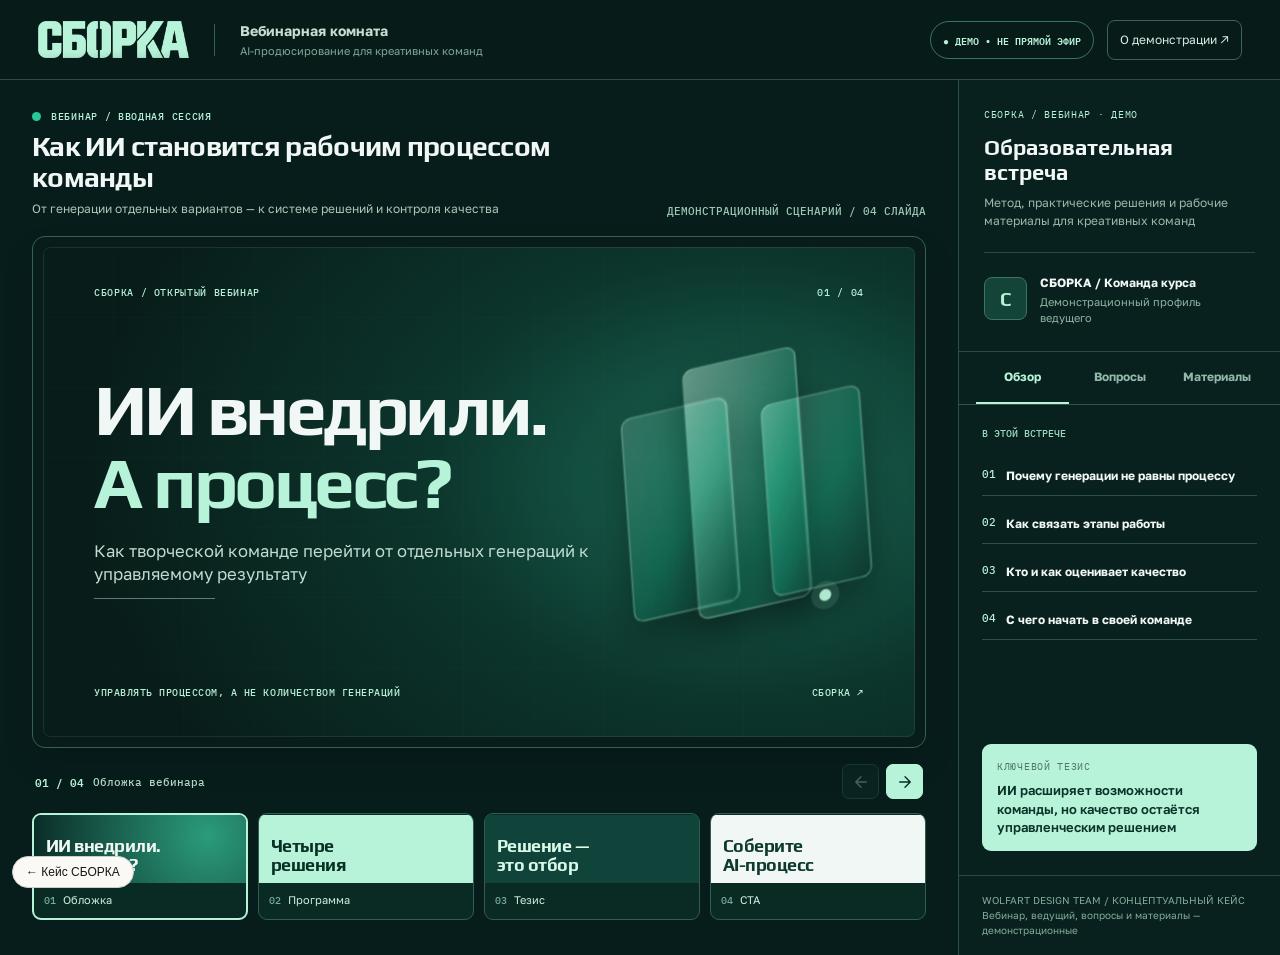
<file: projects--sborka--webinar--index.html>
<!doctype html>
<html lang="ru">
<head>
<meta charset="UTF-8"><meta name="viewport" content="width=device-width,initial-scale=1">
<meta name="theme-color" content="#071D1C"><title>СБОРКА — Вебинарная комната · Демо</title>
<link rel="stylesheet" href="projects--sborka--webinar--fonts.css">
<style>
:root{--bg:#071D1C;--surface:#0B2B27;--surface2:#103A33;--line:#30574D;--mint:#B7F3D9;--green:#27C79B;--off:#F1F7F4;--text:#ABC9BC;--display:'Play','Arial Narrow',Arial,sans-serif;--sans:'Golos Text',Arial,sans-serif;--mono:'IBM Plex Mono',monospace}*,*:before,*:after{box-sizing:border-box}html{scroll-behavior:smooth}body{margin:0;background:var(--bg);font:14px/1.5 var(--sans);color:var(--off);-webkit-font-smoothing:antialiased}button,textarea{font:inherit}button{cursor:pointer}button,a,textarea{outline-offset:4px}button:focus-visible,a:focus-visible,textarea:focus-visible{outline:2px solid var(--mint)}button{color:inherit}a{color:inherit;text-decoration:none}svg{display:block}h1,h2,h3,p{margin:0}.mono{font-family:var(--mono);letter-spacing:.07em;font-size:10px}.sr-only{position:absolute;clip:rect(0,0,0,0);width:1px;height:1px;overflow:hidden}
.top{height:80px;border-bottom:1px solid #2B4D45;display:flex;align-items:center;justify-content:space-between;padding:0 38px;gap:24px;background:#071B19}.top-left{display:flex;align-items:center;gap:25px;min-width:0}.logo{display:block;width:151px;height:auto}.bar{height:32px;width:1px;background:#326054}.top-caption{font-size:13px;color:#C7DDCF;white-space:nowrap}.top-caption strong{display:block;font-weight:700;font-size:14px}.top-caption small{display:block;color:#83A79A;font-size:11px;margin-top:2px}.top-right{display:flex;align-items:center;gap:13px}.demo-pill{font:600 10px var(--mono);color:#B7F3D9;border:1px solid #397464;border-radius:20px;padding:9px 12px;white-space:nowrap}.backlink{border:1px solid #3C6559;border-radius:8px;padding:10px 12px;font-size:12px;color:#D4ECE3;background:transparent}.backlink:hover{background:#16453A}
.workspace{display:grid;grid-template-columns:minmax(0,1fr) 322px;gap:0;min-height:calc(100vh - 80px)}.main{padding:29px 32px 35px;min-width:0;max-width:1370px;margin-inline:auto;width:100%}.eyebrow{color:var(--mint);display:flex;align-items:center;gap:10px;font-weight:500}.tiny-icon{height:9px;width:9px;display:inline-block;background:var(--green);border-radius:50%}.section-title{display:flex;align-items:flex-end;justify-content:space-between;gap:15px;margin-bottom:18px}.section-title h1{font:700 clamp(22px,2.2vw,31px)/1.1 var(--display);letter-spacing:-.025em;margin-top:7px}.section-title p{margin-top:7px;color:#AAC7B9;font-size:12px}.section-title .right-info{color:#9EC5B4;font:500 11px var(--mono);white-space:nowrap}
.stage-area{background:#081C1A;border:1px solid #356254;border-radius:13px;padding:10px;box-shadow:0 16px 30px #0002}.slide{aspect-ratio:16/9;width:100%;overflow:hidden;position:relative;border-radius:7px;display:none}.slide.active{display:block}.slide:after{content:'';pointer-events:none;position:absolute;inset:0;border:1px solid #FFFFFF15;border-radius:7px}.slide .slide-safe{position:relative;height:100%;padding:clamp(23px,3vw,46px) clamp(25px,4vw,58px);display:flex;flex-direction:column}.s-header{display:flex;justify-content:space-between;align-items:start;gap:12px;font:500 clamp(8px,.82vw,12px) var(--mono);letter-spacing:.06em;position:relative;z-index:3}.slide-footer{margin-top:auto;display:flex;align-items:center;justify-content:space-between;gap:10px;font:500 clamp(8px,.8vw,11px) var(--mono);letter-spacing:.05em;position:relative;z-index:3}.micro-line{width:23%;height:1px;background:currentColor;opacity:.45;margin:12px 0 0}
.s0{background:radial-gradient(ellipse 75% 95% at 80% 47%,#1A6955 0%,#0C352C 48%,#081D1A 100%)}.s0 .s-header,.s0 .slide-footer{color:#B7EFD8}.s0-copy{position:relative;z-index:2;margin-top:auto;margin-bottom:auto;max-width:68%;padding-top:4%}.s0 h2{font:700 clamp(33px,5.7vw,90px)/.99 var(--display);letter-spacing:-.048em}.s0 h2 em{font-style:normal;color:var(--mint)}.s0-copy>p{font:400 clamp(12px,1.3vw,19px)/1.4 var(--sans);max-width:520px;color:#C0DCD0;margin-top:22px}.arch{position:absolute;right:6%;top:20%;height:60%;width:27%;transform:skewY(-9deg) rotate(-4deg);opacity:.94}.arch-i{position:absolute;border-radius:10px;border:1px solid #B7F3D995;background:linear-gradient(125deg,#C5FCE933,#12B48939 55%,#0C2C24AA);backdrop-filter:blur(1px);box-shadow:0 16px 40px #0006}.arch-i.a{left:0;top:16%;width:45%;height:70%}.arch-i.b{left:27%;top:4%;width:48%;height:86%;background:linear-gradient(115deg,#E1FFF06B,#19B18345 65%,#123F35AA)}.arch-i.c{left:59%;top:22%;width:42%;height:66%}.arch-node{position:absolute;width:12px;height:12px;border-radius:50%;background:var(--mint);left:78%;bottom:7%;box-shadow:0 0 0 8px #B7F3D91F}.s0 .grid-back{position:absolute;inset:0;opacity:.27;background-image:linear-gradient(90deg,#A3EAD40F 1px,transparent 1px),linear-gradient(#A3EAD40F 1px,transparent 1px);background-size:70px 70px}
.s1{background:var(--mint);color:#092B25}.s1 .s-header,.s1 .slide-footer{color:#42695B}.s1 h2{font:700 clamp(26px,4.5vw,66px)/1.04 var(--display);letter-spacing:-.046em;max-width:82%;margin:7% 0 0}.s1 h2 span{color:#148965}.s1 .agenda{display:grid;grid-template-columns:repeat(4,minmax(0,1fr));gap:12px;margin:4% 0 6%;flex:1;max-height:40%}.agenda-card{border:1px solid #679B88;background:#EAF9EF9E;border-radius:9px;padding:clamp(11px,1.5vw,23px);display:flex;flex-direction:column;min-width:0}.agenda-card strong{font:700 clamp(16px,2.2vw,31px) var(--display)}.agenda-card b{display:block;font:700 clamp(12px,1.32vw,21px)/1.16 var(--display);margin-top:auto}.agenda-card small{font-size:clamp(9px,.82vw,12px);line-height:1.35;color:#42685C;display:block;margin-top:9px}.agenda-card:nth-child(3){background:#0A332B;color:var(--mint);border-color:#0A332B}.agenda-card:nth-child(3) small{color:#A4D7C4}
.s2{background:linear-gradient(125deg,#092721 0%,#0E3A32 70%,#0B2521 100%)}.s2 .s-header,.s2 .slide-footer{color:#AADACA}.s2 h2{font:700 clamp(29px,4.2vw,65px)/1.05 var(--display);letter-spacing:-.045em;max-width:90%;margin:7% 0 3%}.s2 h2 span{color:var(--mint)}.s2 .statement{color:#B4D8CA;line-height:1.45;font-size:clamp(10px,1.05vw,16px);max-width:66%}.flowline{display:grid;grid-template-columns:repeat(4,minmax(0,1fr));gap:11px;margin:5% 0 5%;max-height:32%;flex:1}.flowcard{min-width:0;border:1px solid #588074;border-radius:9px;padding:clamp(8px,1.2vw,19px);position:relative;display:flex;flex-direction:column;gap:6px}.flowcard:not(:last-child):after{content:'→';position:absolute;right:-15px;top:40%;font-size:20px;background:#0E3A32;color:var(--mint);z-index:1;padding:0 2px}.flowcard b{font:700 clamp(13px,1.5vw,24px) var(--display)}.flowcard small{font:500 clamp(9px,.77vw,12px) var(--mono);color:#A4CEBF}.flowcard.focus{background:var(--mint);border-color:var(--mint);color:#0C312A}.flowcard.focus small{color:#396B59}
.s3{background:var(--off);color:#082C25}.s3 .s-header,.s3 .slide-footer{color:#426E5E}.s3 .s3-layout{display:grid;grid-template-columns:1.05fr .95fr;gap:4%;flex:1;align-items:center}.s3 h2{font:700 clamp(27px,4.5vw,68px)/1.04 var(--display);letter-spacing:-.055em}.s3 h2 span{color:#13936D}.s3 .blurb{font-size:clamp(11px,1.03vw,16px);line-height:1.4;color:#477365;max-width:430px;margin:18px 0}.slidecta{display:inline-block;background:#082D25;color:#D5FCEB;padding:13px 18px;border-radius:7px;font-weight:700;font-size:clamp(10px,1vw,15px)}.s3-art{border:1px solid #98C9B8;border-radius:13px;background:linear-gradient(150deg,#CFF8E7,#E3F9EE);padding:7%;height:68%;min-height:175px;display:flex;flex-direction:column;gap:9px;box-shadow:14px 14px 0 #C2E7D7}.s3-art .sm-title{font:500 clamp(9px,.8vw,11px) var(--mono);color:#4C7969}.s3-art .step{border:1px solid #AED6C5;border-radius:7px;background:#FCFFFCB7;min-height:0;flex:1;display:flex;align-items:center;justify-content:space-between;padding:10px 15px;font-weight:700;font-size:clamp(10px,1.05vw,15px)}.s3-art .step i{font:500 11px var(--mono);color:#4E806D;font-style:normal}.s3-art .step.last{background:#0E473B;color:#C4F9E1;border-color:#0E473B}.s3-art .step.last i{color:#A8D9C6}
.controls{display:flex;align-items:center;justify-content:space-between;gap:12px;padding:16px 3px 14px}.slide-ident{display:flex;align-items:center;gap:9px;font:500 11px var(--mono);color:#B0D7C5}.slide-ident strong{font-weight:700;color:var(--mint)}.control-buttons{display:flex;gap:7px}.roundbtn{border:1px solid #487568;border-radius:7px;background:#0E332D;width:37px;height:35px;display:grid;place-items:center}.roundbtn:hover{background:#1A5444}.roundbtn:disabled{opacity:.3;cursor:default}.roundbtn svg{width:18px;height:18px}.roundbtn.primary{background:var(--mint);color:#092A23;border-color:var(--mint)}.roundbtn.primary:hover{background:#D9FCEB}.thumbs{display:grid;grid-template-columns:repeat(4,minmax(0,1fr));gap:10px}.thumb{border:1px solid #325E51;border-radius:9px;overflow:hidden;background:#0A2A24;text-align:left;min-width:0;padding:0;transition:.15s}.thumb:hover{border-color:#81C6AA}.thumb.active{border:2px solid var(--mint)}.thumb-visual{height:68px;padding:9px 12px;display:flex;align-items:end;overflow:hidden}.thumb-visual b{font:700 clamp(12px,1.4vw,19px)/1.04 var(--display);letter-spacing:-.03em}.thumb:nth-child(1) .thumb-visual{background:radial-gradient(circle at 82% 30%,#2B9B7C,#092A24);color:var(--off)}.thumb:nth-child(2) .thumb-visual{background:#B7F3D9;color:#092F26}.thumb:nth-child(3) .thumb-visual{background:#10443A;color:#DAFAE9}.thumb:nth-child(4) .thumb-visual{background:#F1F7F4;color:#0D392F}.thumb-label{display:flex;align-items:center;gap:7px;padding:9px 10px;color:#D0EEE1;font-size:11px}.thumb-label .number{font:500 10px var(--mono);color:#78AD9A}
.aside{border-left:1px solid #2B5247;background:#08211E;display:flex;flex-direction:column;min-width:0}.aside-head{padding:27px 25px 24px;border-bottom:1px solid #294D42}.aside-head .mono{color:var(--mint)}.aside-head h2{font:700 22px/1.15 var(--display);margin:13px 0 8px}.aside-head p{font-size:12px;color:#9AB9AB}.host{display:flex;gap:13px;align-items:center;border-top:1px solid #264C3F;margin-top:22px;padding-top:18px}.host-ava{width:43px;height:43px;border:1px solid #3D7461;border-radius:8px;display:grid;place-items:center;background:#144438;color:var(--mint);font:700 19px var(--display)}.host strong{font-size:12px}.host small{font-size:11px;color:#8FB4A5;display:block;margin-top:2px}.tabs{display:flex;padding:0 17px;gap:4px;border-bottom:1px solid #315548}.tabs button{flex:1;border:0;border-bottom:2px solid transparent;background:transparent;color:#93B7A8;padding:16px 4px;font-size:12px;font-weight:700}.tabs button.active{color:var(--mint);border-color:var(--mint)}.tabpane{display:none;padding:22px 23px 24px;flex:1}.tabpane.active{display:flex;flex-direction:column;gap:17px}.aside-kicker{font:500 10px var(--mono);color:#9BD9BF}.aside-block{border:1px solid #31584C;border-radius:9px;padding:14px;background:#0C302A}.aside-block b{font-size:13px;display:block}.aside-block p{font-size:12px;color:#A4C7B9;line-height:1.5;margin-top:7px}.mini-agenda{display:grid;gap:9px}.mini-agenda>div{display:flex;gap:10px;align-items:start;padding:10px 0;border-bottom:1px solid #2C5046}.mini-agenda span{font:500 11px var(--mono);color:var(--mint)}.mini-agenda b{font-size:12px}.speaker-tip{padding:15px;background:var(--mint);color:#0B332A;border-radius:9px;margin-top:auto}.speaker-tip .mono{color:#4D7668}.speaker-tip p{font-size:13px;font-weight:600;line-height:1.4;margin-top:7px}.question-text{resize:vertical;min-height:115px;width:100%;background:#092A25;border:1px solid #3B6A5B;color:var(--off);border-radius:8px;padding:12px;font-size:12px;line-height:1.5}.question-text::placeholder{color:#7FA698}.btn{display:inline-flex;align-items:center;justify-content:center;gap:8px;background:var(--mint);color:#0C3028;border:0;border-radius:7px;padding:12px 15px;font-size:12px;font-weight:700;min-height:42px}.btn:hover{background:#DCFFF0}.btn.secondary{border:1px solid #517E6F;background:transparent;color:#B7F3D9}.btn.secondary:hover{background:#124238}.user-question{border:1px solid #377363;padding:12px;border-radius:8px;color:#D4F7E7;background:#0D392E;font-size:12px;overflow-wrap:anywhere}.helper{font-size:11px;line-height:1.5;color:#91B6A7}.resource{border:1px solid #355D50;background:#0B2B25;border-radius:9px;padding:14px;display:flex;gap:13px;align-items:center;text-align:left;width:100%}.resource:hover{border-color:var(--mint)}.resicon{height:35px;width:35px;flex:none;border-radius:7px;border:1px solid #468570;color:var(--mint);display:grid;place-items:center}.resource b{display:block;font-size:12px}.resource small{font-size:11px;color:#95B9AA;display:block;margin-top:3px}.bottom-note{margin-top:auto;padding:17px 23px;border-top:1px solid #2A4A41;color:#83AA9A;font-size:10px;line-height:1.5}.toast{display:none;position:fixed;bottom:25px;left:50%;transform:translateX(-50%);z-index:200;background:#B7F3D9;color:#0D332A;padding:13px 18px;border-radius:8px;box-shadow:0 10px 30px #0006;font-size:12px;max-width:calc(100vw - 30px)}.toast.show{display:block}.modal{display:none;position:fixed;inset:0;z-index:100;background:#0009;place-items:center;padding:20px}.modal.open{display:grid}.modal-card{width:min(440px,100%);background:#113C32;border:1px solid #699E89;border-radius:13px;padding:25px}.modal-card h2{font:700 24px var(--display);margin:15px 0 8px}.modal-card p{color:#B6D7C8;font-size:13px;line-height:1.6;margin:0 0 19px}.modal-card button{margin-top:5px}
@media(max-width:1100px){.workspace{grid-template-columns:minmax(0,1fr) 282px}.main{padding:24px 19px}.aside-head{padding:22px 18px}.tabpane{padding:18px}.slide .slide-safe{padding:26px 33px}.s0 h2{font-size:clamp(31px,5vw,72px)}.s1 h2{font-size:clamp(26px,4vw,55px)}.s2 h2{font-size:clamp(26px,4vw,55px)}.agenda-card{padding:10px}.agenda-card small{font-size:9px}}
@media(max-width:850px){.top{height:auto;min-height:72px;padding:12px 20px}.top-caption small{display:none}.top-caption strong{font-size:12px}.logo{width:115px}.workspace{grid-template-columns:1fr}.main{padding:22px 20px}.aside{border-left:0;border-top:1px solid #35594F}.aside-head{display:block}.aside-head .host{margin-top:16px;padding-top:14px;border-top:1px solid #264C3F}.tabpane{min-height:250px}.bottom-note{margin:0}.s0 h2{font-size:clamp(42px,6.3vw,77px)}.s1 h2,.s2 h2,.s3 h2{font-size:clamp(32px,5.2vw,62px)}}
@media(max-width:550px){.top{gap:8px;padding:11px 15px;flex-wrap:wrap}.top-left{width:100%}.top-right{width:100%;justify-content:flex-end;padding-bottom:3px}.top-left{gap:12px}.logo{width:99px}.bar{height:25px}.top-caption strong{font-size:10px;max-width:130px;line-height:1.25}.demo-pill{padding:7px 8px;font-size:9px}.backlink{display:none}.main{padding:22px 13px 27px}.section-title h1{font-size:24px}.section-title .right-info{display:none}.stage-area{padding:5px}.slide .slide-safe{padding:13px 14px}.s-header{font-size:6.5px}.slide-footer{font-size:6px}.s0-copy{max-width:80%}.s0 h2{font-size:clamp(22px,6.2vw,43px)}.s0-copy>p{font-size:8px;margin-top:7px}.arch{right:3%;top:27%;height:49%;opacity:.65}.s1 h2,.s2 h2,.s3 h2{font-size:clamp(19px,5vw,31px);margin-top:3%}.s1 .agenda{gap:4px;margin:3% 0 3%;max-height:45%}.agenda-card{padding:6px 5px;border-radius:4px}.agenda-card strong{font-size:12px}.agenda-card b{font-size:8px;line-height:1.05}.agenda-card small{display:none}.s2 .statement{font-size:8px}.flowline{gap:4px}.flowcard{padding:6px 5px;border-radius:5px}.flowcard b{font-size:9px}.flowcard small{font-size:6px}.flowcard:not(:last-child):after{font-size:11px;right:-7px}.s3 .s3-layout{gap:8px}.s3 h2{font-size:clamp(18px,4.8vw,31px)}.s3 .blurb{font-size:8px;margin:8px 0}.slidecta{padding:7px;font-size:8px}.s3-art{min-height:70px;border-radius:6px;gap:3px;padding:6px;box-shadow:4px 4px 0 #C2E7D7}.s3-art .sm-title{font-size:6px}.s3-art .step{font-size:7px;padding:3px 5px;border-radius:3px}.s3-art .step i{font-size:6px}.thumbs{gap:5px}.thumb-visual{height:44px;padding:6px}.thumb-visual b{font-size:10px}.thumb-label{font-size:8px;padding:6px}.thumb-label .number{font-size:8px}.controls{padding:13px 3px}.slide-ident{font-size:10px}}
body.export-slide{background:transparent}.export-slide .top,.export-slide .section-title,.export-slide .aside,.export-slide .controls,.export-slide .thumbs,.export-slide .stage-area{display:none}.export-slide .workspace{display:block;min-height:0}.export-slide .main{margin:0;padding:0;max-width:none}.export-slide .export-mount{display:block!important;width:1920px;height:1080px}.export-slide .export-mount .slide{width:1920px;height:1080px;aspect-ratio:auto;display:block!important;border-radius:0}.export-slide .export-mount .slide .slide-safe{padding:75px 95px}.export-slide .export-mount .s0 h2{font-size:122px}.export-slide .export-mount .s0-copy>p{font-size:28px}.export-slide .export-mount .s1 h2{font-size:90px}.export-slide .export-mount .s2 h2{font-size:96px}.export-slide .export-mount .s3 h2{font-size:100px}.export-slide .export-mount .s-header{font-size:16px}.export-slide .export-mount .slide-footer{font-size:16px}.export-slide .export-mount .agenda-card{padding:26px}.export-slide .export-mount .agenda-card strong{font-size:42px}.export-slide .export-mount .agenda-card b{font-size:30px}.export-slide .export-mount .agenda-card small{font-size:19px}.export-slide .export-mount .flowcard{padding:25px}.export-slide .export-mount .flowcard b{font-size:31px}.export-slide .export-mount .flowcard small{font-size:18px}.export-slide .export-mount .s2 .statement{font-size:25px}.export-slide .export-mount .s3 .blurb{font-size:24px}.export-slide .export-mount .slidecta{font-size:25px;padding:18px 25px}.export-slide .export-mount .s3-art .sm-title{font-size:16px}.export-slide .export-mount .s3-art .step{font-size:23px}.export-slide .export-mount .s3-art .step i{font-size:18px}.export-slide .export-mount .flowcard:not(:last-child):after{right:-21px;font-size:30px}
</style>
</head>
<body>
<svg xmlns="http://www.w3.org/2000/svg" style="position:absolute;width:0;height:0;overflow:hidden"><symbol id="arr" viewBox="0 0 24 24"><path d="M5 12h14m-7-7 7 7-7 7" fill="none" stroke="currentColor" stroke-width="1.8" stroke-linecap="round" stroke-linejoin="round"/></symbol><symbol id="book" viewBox="0 0 24 24"><path d="M4 5h12a3 3 0 0 1 3 3v11H7a3 3 0 0 0-3 2V5zm0 0v16M8 10h7m-7 4h7" fill="none" stroke="currentColor" stroke-width="1.6" stroke-linecap="round" stroke-linejoin="round"/></symbol><symbol id="copy" viewBox="0 0 24 24"><path d="M8 8h11v12H8zm-3 9H4V4h12v1" fill="none" stroke="currentColor" stroke-width="1.7"/></symbol></svg>
<header class="top"><div class="top-left"><img class="logo" src="[data-uri]" alt="СБОРКА"><div class="bar"></div><div class="top-caption"><strong>Вебинарная комната</strong><small>AI-продюсирование для креативных команд</small></div></div><div class="top-right"><span class="demo-pill">● ДЕМО • НЕ ПРЯМОЙ ЭФИР</span><button class="backlink" id="about-btn" type="button">О демонстрации ↗</button></div></header>
<div class="workspace"><main class="main"><div class="section-title"><div><div class="mono eyebrow"><span class="tiny-icon"></span> ВЕБИНАР / ВВОДНАЯ СЕССИЯ</div><h1>Как ИИ становится рабочим процессом команды</h1><p>От генерации отдельных вариантов — к системе решений и контроля качества</p></div><div class="right-info">ДЕМОНСТРАЦИОННЫЙ СЦЕНАРИЙ / 04 СЛАЙДА</div></div>
<div class="stage-area" id="stage">
<section class="slide s0 active" data-slide="0" aria-label="Слайд 1 — Обложка"><div class="grid-back"></div><div class="arch"><div class="arch-i a"></div><div class="arch-i b"></div><div class="arch-i c"></div><div class="arch-node"></div></div><div class="slide-safe"><div class="s-header"><span>СБОРКА / ОТКРЫТЫЙ ВЕБИНАР</span><span>01 / 04</span></div><div class="s0-copy"><h2>ИИ внедрили.<br><em>А процесс?</em></h2><p>Как творческой команде перейти от отдельных генераций к управляемому результату</p><div class="micro-line" style="color:#B7F3D9"></div></div><div class="slide-footer"><span>УПРАВЛЯТЬ ПРОЦЕССОМ, А НЕ КОЛИЧЕСТВОМ ГЕНЕРАЦИЙ</span><span>СБОРКА ↗</span></div></div></section>
<section class="slide s1" data-slide="1" aria-label="Слайд 2 — Программа"><div class="slide-safe"><div class="s-header"><span>02 / ПРОГРАММА ВСТРЕЧИ</span><span>МЕТОД / НЕ СПИСОК ИНСТРУМЕНТОВ</span></div><h2>Четыре решения,<br><span>которые держат процесс</span></h2><div class="agenda"><div class="agenda-card"><strong>01</strong><b>Бриф</b><small>Задача и критерии оценки</small></div><div class="agenda-card"><strong>02</strong><b>Варианты</b><small>Направления и сравнение</small></div><div class="agenda-card"><strong>03</strong><b>Контроль</b><small>Проверка и согласование</small></div><div class="agenda-card"><strong>04</strong><b>Внедрение</b><small>Роли и правила команды</small></div></div><div class="slide-footer"><span>ОТ ЭКСПЕРИМЕНТОВ К ПОНЯТНОЙ СИСТЕМЕ</span><span>СБОРКА / 02</span></div></div></section>
<section class="slide s2" data-slide="2" aria-label="Слайд 3 — Основной тезис"><div class="slide-safe"><div class="s-header"><span>03 / ОСНОВНОЙ ПРИНЦИП</span><span>КАЧЕСТВО — УПРАВЛЯЕМО</span></div><h2>Генерация — не решение.<br><span>Решение — это отбор</span></h2><p class="statement">ИИ помогает создавать варианты. Команда определяет критерии, проверяет результат и принимает финальное решение</p><div class="flowline"><div class="flowcard"><small>01 / ВХОД</small><b>Бриф</b><small>Задача и ограничения</small></div><div class="flowcard"><small>02 / ПОИСК</small><b>Варианты</b><small>Несколько направлений</small></div><div class="flowcard focus"><small>03 / КОНТРОЛЬ</small><b>Проверка</b><small>Критерии и правки</small></div><div class="flowcard"><small>04 / ВЫХОД</small><b>Результат</b><small>Утверждённое решение</small></div></div><div class="slide-footer"><span>ЧЕЛОВЕК ОТВЕЧАЕТ ЗА КАЧЕСТВО</span><span>СБОРКА / 03</span></div></div></section>
<section class="slide s3" data-slide="3" aria-label="Слайд 4 — Завершение и CTA"><div class="slide-safe"><div class="s-header"><span>04 / СЛЕДУЮЩИЙ ШАГ</span><span>КУРС / ДЛЯ КРЕАТИВНЫХ КОМАНД</span></div><div class="s3-layout"><div><h2>Соберите<br><span>свой AI-процесс</span></h2><p class="blurb">От брифа и первых идей до контроля качества и пилотного внедрения в команду</p><div class="slidecta">Обсудить обучение команды ↗</div></div><div class="s3-art"><div class="sm-title">КАК СОБИРАЕТСЯ СИСТЕМА</div><div class="step"><span>Бриф и критерии</span><i>01 / 04</i></div><div class="step"><span>Генерация и отбор</span><i>02 / 04</i></div><div class="step"><span>Контроль качества</span><i>03 / 04</i></div><div class="step last"><span>Процесс команды</span><i>04 / 04 ✓</i></div></div></div><div class="slide-footer"><span>СБОРКА / AI-ПРОДЮСИРОВАНИЕ</span><span>ЗАПРОСИТЬ ПРОГРАММУ ↗</span></div></div></section>
</div>
<div class="controls"><div class="slide-ident"><strong id="slide-number">01 / 04</strong><span id="slide-label">Обложка вебинара</span></div><div class="control-buttons"><button class="roundbtn" id="prev" aria-label="Предыдущий слайд" title="Предыдущий слайд"><svg viewBox="0 0 24 24" style="transform:rotate(180deg)"><use href="#arr"/></svg></button><button class="roundbtn primary" id="next" aria-label="Следующий слайд" title="Следующий слайд"><svg viewBox="0 0 24 24"><use href="#arr"/></svg></button></div></div>
<nav class="thumbs" aria-label="Переключение слайдов"><button type="button" class="thumb active" data-go="0" aria-current="step"><div class="thumb-visual"><b>ИИ внедрили.<br>А процесс?</b></div><div class="thumb-label"><span class="number">01</span> Обложка</div></button><button type="button" class="thumb" data-go="1"><div class="thumb-visual"><b>Четыре<br>решения</b></div><div class="thumb-label"><span class="number">02</span> Программа</div></button><button type="button" class="thumb" data-go="2"><div class="thumb-visual"><b>Решение —<br>это отбор</b></div><div class="thumb-label"><span class="number">03</span> Тезис</div></button><button type="button" class="thumb" data-go="3"><div class="thumb-visual"><b>Соберите<br>AI-процесс</b></div><div class="thumb-label"><span class="number">04</span> CTA</div></button></nav>
<div class="export-mount" style="display:none" id="export-mount"></div></main>
<aside class="aside"><header class="aside-head"><div class="mono">СБОРКА / ВЕБИНАР · ДЕМО</div><h2>Образовательная встреча</h2><p>Метод, практические решения и рабочие материалы для креативных команд</p><div class="host"><div class="host-ava" aria-hidden="true">С</div><div><strong>СБОРКА / Команда курса</strong><small>Демонстрационный профиль ведущего</small></div></div></header><nav class="tabs" aria-label="Разделы вебинара"><button class="active" data-tab="overview" type="button" aria-selected="true">Обзор</button><button data-tab="questions" type="button" aria-selected="false">Вопросы</button><button data-tab="resources" type="button" aria-selected="false">Материалы</button></nav>
<section class="tabpane active" data-panel="overview"><div class="aside-kicker">В ЭТОЙ ВСТРЕЧЕ</div><div class="mini-agenda"><div><span>01</span><b>Почему генерации не равны процессу</b></div><div><span>02</span><b>Как связать этапы работы</b></div><div><span>03</span><b>Кто и как оценивает качество</b></div><div><span>04</span><b>С чего начать в своей команде</b></div></div><div class="speaker-tip"><div class="mono">КЛЮЧЕВОЙ ТЕЗИС</div><p>ИИ расширяет возможности команды, но качество остаётся управленческим решением</p></div></section>
<section class="tabpane" data-panel="questions"><div class="aside-kicker">ВОПРОСЫ / ЛОКАЛЬНОЕ ДЕМО</div><div class="aside-block"><b>Задайте вопрос</b><p>Можно попробовать сценарий отправки. Вопрос останется только на этой странице и не попадёт преподавателю</p></div><label class="sr-only" for="question">Ваш вопрос</label><textarea class="question-text" maxlength="300" id="question" placeholder="Например: кто должен утверждать финальный результат в команде?"></textarea><button type="button" class="btn" id="question-send">Добавить вопрос в демо ↗</button><div id="question-list" aria-live="polite"></div><p class="helper">Это демонстрация состояния интерфейса: без прямого эфира, пользователей и серверной отправки</p></section>
<section class="tabpane" data-panel="resources"><div class="aside-kicker">МАТЕРИАЛЫ ВЕБИНАРА</div><button class="resource" data-copy="Бриф → Варианты → Контроль → Результат" type="button"><span class="resicon"><svg width="21" height="21"><use href="#book"/></svg></span><span><b>Маршрут AI-процесса</b><small>Краткая схема для команды</small></span></button><button class="resource" data-copy="□ Соответствие задаче\n□ Сохранение стиля\n□ Ошибки генерации\n□ Согласование ответственным" type="button"><span class="resicon"><svg width="21" height="21"><use href="#copy"/></svg></span><span><b>Критерии контроля качества</b><small>Фрагмент чек-листа</small></span></button><div class="aside-block"><b>После вебинара</b><p>В программе курса эти материалы превращаются в шаблоны, которые команда может адаптировать под свою работу</p></div><p class="helper">При нажатии копируется демонстрационный фрагмент текста, загрузка файлов не требуется</p></section>
<footer class="bottom-note">WOLFART DESIGN TEAM / КОНЦЕПТУАЛЬНЫЙ КЕЙС<br>Вебинар, ведущий, вопросы и материалы — демонстрационные</footer></aside></div>
<div class="toast" id="toast" role="status" aria-live="polite"></div><div class="modal" id="modal" role="dialog" aria-modal="true" aria-label="Информация о прототипе"><div class="modal-card"><div class="mono" style="color:var(--mint)">СБОРКА / ДЕМО</div><h2>О вебинарной комнате</h2><p>Это интерактивный UX-прототип для портфолио WOLFART Design. Вы можете переключать слайды, просматривать материалы и добавлять вопросы в локальный список. Трансляция, регистрация, преподаватель и серверная отправка не подключены.</p><button class="btn" type="button" id="close-modal">Понятно</button></div></div>
<script>
(()=>{
let index=0;const slides=[...document.querySelectorAll('[data-slide]')],thumbs=[...document.querySelectorAll('[data-go]')],labels=['Обложка вебинара','Программа встречи','Ключевой тезис','Финальный CTA'];const el=id=>document.getElementById(id);function update(){slides.forEach((s,i)=>s.classList.toggle('active',i===index));thumbs.forEach((t,i)=>{t.classList.toggle('active',i===index);if(i===index)t.setAttribute('aria-current','step');else t.removeAttribute('aria-current')});el('slide-number').textContent=String(index+1).padStart(2,'0')+' / 04';el('slide-label').textContent=labels[index];el('prev').disabled=index===0;el('next').disabled=index===3}thumbs.forEach(t=>t.addEventListener('click',()=>{index=Number(t.dataset.go);update()}));el('prev').addEventListener('click',()=>{index=Math.max(0,index-1);update()});el('next').addEventListener('click',()=>{index=Math.min(3,index+1);update()});document.addEventListener('keydown',e=>{if(document.activeElement?.matches('textarea,input')||el('modal').classList.contains('open'))return;if(e.key==='ArrowRight'){index=Math.min(3,index+1);update()}if(e.key==='ArrowLeft'){index=Math.max(0,index-1);update()}});update();
const tabButtons=[...document.querySelectorAll('[data-tab]')];tabButtons.forEach(t=>t.addEventListener('click',()=>{tabButtons.forEach(x=>{const yes=x===t;x.classList.toggle('active',yes);x.setAttribute('aria-selected',String(yes))});document.querySelectorAll('[data-panel]').forEach(p=>p.classList.toggle('active',p.dataset.panel===t.dataset.tab))}));
let timeout;function toast(msg){clearTimeout(timeout);el('toast').textContent=msg;el('toast').classList.add('show');timeout=setTimeout(()=>el('toast').classList.remove('show'),2500)}el('question-send').addEventListener('click',()=>{const v=el('question').value.trim();if(!v){toast('Сначала напишите вопрос');return}let box=document.createElement('div');box.className='user-question';box.textContent='ДЕМО-ВОПРОС / '+v;el('question-list').prepend(box);el('question').value='';toast('Вопрос добавлен только в локальный прототип')});document.querySelectorAll('[data-copy]').forEach(b=>b.addEventListener('click',async()=>{const s=b.dataset.copy.replaceAll('\\n','\n');try{await navigator.clipboard.writeText(s);toast('Фрагмент скопирован')}catch{toast('Копирование недоступно в этом браузере')}}));el('about-btn').addEventListener('click',()=>el('modal').classList.add('open'));el('close-modal').addEventListener('click',()=>el('modal').classList.remove('open'));el('modal').addEventListener('click',e=>{if(e.target===el('modal'))el('modal').classList.remove('open')});document.addEventListener('keydown',e=>{if(e.key==='Escape')el('modal').classList.remove('open')});
const params=new URLSearchParams(location.search);if(params.has('exportSlide')){let n=Math.min(3,Math.max(0,Number(params.get('exportSlide'))||0));document.body.classList.add('export-slide');const node=slides[n].cloneNode(true);node.classList.add('active');el('export-mount').appendChild(node);}
})();
</script>
<a href="projects--sborka--index.html#webinar" style="position:fixed;bottom:12px;left:12px;z-index:1000;background:#faf9f6;color:#171815;padding:8px 13px;border:1px solid #ccc;border-radius:30px;font:12px Arial,sans-serif;text-decoration:none" aria-label="Вернуться в кейс СБОРКА">← Кейс СБОРКА</a></body></html>
</file>
<file: projects--sborka--blue-landing--fonts.css>
@font-face {
  font-family: 'Onest';
  font-style: normal;
  font-weight: 400;
  font-display: swap;
  src: url(projects--sborka--fonts--font-11.ttf) format('truetype');
}
@font-face {
  font-family: 'Onest';
  font-style: normal;
  font-weight: 500;
  font-display: swap;
  src: url(projects--sborka--fonts--font-12.ttf) format('truetype');
}
@font-face {
  font-family: 'Onest';
  font-style: normal;
  font-weight: 600;
  font-display: swap;
  src: url(projects--sborka--fonts--font-13.ttf) format('truetype');
}
@font-face {
  font-family: 'Onest';
  font-style: normal;
  font-weight: 700;
  font-display: swap;
  src: url(projects--sborka--fonts--font-14.ttf) format('truetype');
}
@font-face {
  font-family: 'Onest';
  font-style: normal;
  font-weight: 800;
  font-display: swap;
  src: url(projects--sborka--fonts--font-15.ttf) format('truetype');
}
@font-face {
  font-family: 'Tektur';
  font-style: normal;
  font-weight: 400;
  font-stretch: normal;
  font-display: swap;
  src: url(projects--sborka--fonts--font-16.ttf) format('truetype');
}
@font-face {
  font-family: 'Tektur';
  font-style: normal;
  font-weight: 500;
  font-stretch: normal;
  font-display: swap;
  src: url(projects--sborka--fonts--font-17.ttf) format('truetype');
}
@font-face {
  font-family: 'Tektur';
  font-style: normal;
  font-weight: 600;
  font-stretch: normal;
  font-display: swap;
  src: url(projects--sborka--fonts--font-18.ttf) format('truetype');
}
@font-face {
  font-family: 'Tektur';
  font-style: normal;
  font-weight: 700;
  font-stretch: normal;
  font-display: swap;
  src: url(projects--sborka--fonts--font-19.ttf) format('truetype');
}
@font-face {
  font-family: 'Tektur';
  font-style: normal;
  font-weight: 800;
  font-stretch: normal;
  font-display: swap;
  src: url(projects--sborka--fonts--font-20.ttf) format('truetype');
}
@font-face {
  font-family: 'Wix Madefor Display';
  font-style: normal;
  font-weight: 400;
  font-display: swap;
  src: url(projects--sborka--fonts--font-21.ttf) format('truetype');
}
@font-face {
  font-family: 'Wix Madefor Display';
  font-style: normal;
  font-weight: 500;
  font-display: swap;
  src: url(projects--sborka--fonts--font-22.ttf) format('truetype');
}
@font-face {
  font-family: 'Wix Madefor Display';
  font-style: normal;
  font-weight: 600;
  font-display: swap;
  src: url(projects--sborka--fonts--font-23.ttf) format('truetype');
}
@font-face {
  font-family: 'Wix Madefor Display';
  font-style: normal;
  font-weight: 700;
  font-display: swap;
  src: url(projects--sborka--fonts--font-24.ttf) format('truetype');
}
@font-face {
  font-family: 'Wix Madefor Display';
  font-style: normal;
  font-weight: 800;
  font-display: swap;
  src: url(projects--sborka--fonts--font-25.ttf) format('truetype');
}
</file>
<file: projects--sborka--blue-platform--fonts.css>
@font-face {
  font-family: 'Onest';
  font-style: normal;
  font-weight: 400;
  font-display: swap;
  src: url(projects--sborka--blue-platform--fonts--font-1.ttf) format('truetype');
}
@font-face {
  font-family: 'Onest';
  font-style: normal;
  font-weight: 500;
  font-display: swap;
  src: url(projects--sborka--blue-platform--fonts--font-2.ttf) format('truetype');
}
@font-face {
  font-family: 'Onest';
  font-style: normal;
  font-weight: 600;
  font-display: swap;
  src: url(projects--sborka--blue-platform--fonts--font-3.ttf) format('truetype');
}
@font-face {
  font-family: 'Onest';
  font-style: normal;
  font-weight: 700;
  font-display: swap;
  src: url(projects--sborka--blue-platform--fonts--font-4.ttf) format('truetype');
}
@font-face {
  font-family: 'Onest';
  font-style: normal;
  font-weight: 800;
  font-display: swap;
  src: url(projects--sborka--blue-platform--fonts--font-5.ttf) format('truetype');
}
@font-face {
  font-family: 'Tektur';
  font-style: normal;
  font-weight: 400;
  font-stretch: normal;
  font-display: swap;
  src: url(projects--sborka--blue-platform--fonts--font-6.ttf) format('truetype');
}
@font-face {
  font-family: 'Tektur';
  font-style: normal;
  font-weight: 500;
  font-stretch: normal;
  font-display: swap;
  src: url(projects--sborka--blue-platform--fonts--font-7.ttf) format('truetype');
}
@font-face {
  font-family: 'Tektur';
  font-style: normal;
  font-weight: 600;
  font-stretch: normal;
  font-display: swap;
  src: url(projects--sborka--blue-platform--fonts--font-8.ttf) format('truetype');
}
@font-face {
  font-family: 'Wix Madefor Display';
  font-style: normal;
  font-weight: 400;
  font-display: swap;
  src: url(projects--sborka--blue-platform--fonts--font-9.ttf) format('truetype');
}
@font-face {
  font-family: 'Wix Madefor Display';
  font-style: normal;
  font-weight: 500;
  font-display: swap;
  src: url(projects--sborka--blue-platform--fonts--font-10.ttf) format('truetype');
}
@font-face {
  font-family: 'Wix Madefor Display';
  font-style: normal;
  font-weight: 600;
  font-display: swap;
  src: url(projects--sborka--blue-platform--fonts--font-11.ttf) format('truetype');
}
@font-face {
  font-family: 'Wix Madefor Display';
  font-style: normal;
  font-weight: 700;
  font-display: swap;
  src: url(projects--sborka--blue-platform--fonts--font-12.ttf) format('truetype');
}
@font-face {
  font-family: 'Wix Madefor Display';
  font-style: normal;
  font-weight: 800;
  font-display: swap;
  src: url(projects--sborka--blue-platform--fonts--font-13.ttf) format('truetype');
}
</file>
<file: projects--sborka--green-landing--fonts.css>
@font-face {
  font-family: 'Golos Text';
  font-style: normal;
  font-weight: 400;
  font-display: swap;
  src: url(projects--sborka--fonts--font-1.ttf) format('truetype');
}
@font-face {
  font-family: 'Golos Text';
  font-style: normal;
  font-weight: 500;
  font-display: swap;
  src: url(projects--sborka--fonts--font-2.ttf) format('truetype');
}
@font-face {
  font-family: 'Golos Text';
  font-style: normal;
  font-weight: 600;
  font-display: swap;
  src: url(projects--sborka--fonts--font-3.ttf) format('truetype');
}
@font-face {
  font-family: 'Golos Text';
  font-style: normal;
  font-weight: 700;
  font-display: swap;
  src: url(projects--sborka--fonts--font-4.ttf) format('truetype');
}
@font-face {
  font-family: 'Golos Text';
  font-style: normal;
  font-weight: 800;
  font-display: swap;
  src: url(projects--sborka--fonts--font-5.ttf) format('truetype');
}
@font-face {
  font-family: 'IBM Plex Mono';
  font-style: normal;
  font-weight: 400;
  font-display: swap;
  src: url(projects--sborka--fonts--font-6.ttf) format('truetype');
}
@font-face {
  font-family: 'IBM Plex Mono';
  font-style: normal;
  font-weight: 500;
  font-display: swap;
  src: url(projects--sborka--fonts--font-7.ttf) format('truetype');
}
@font-face {
  font-family: 'IBM Plex Mono';
  font-style: normal;
  font-weight: 600;
  font-display: swap;
  src: url(projects--sborka--fonts--font-8.ttf) format('truetype');
}
@font-face {
  font-family: 'Play';
  font-style: normal;
  font-weight: 400;
  font-display: swap;
  src: url(projects--sborka--fonts--font-9.ttf) format('truetype');
}
@font-face {
  font-family: 'Play';
  font-style: normal;
  font-weight: 700;
  font-display: swap;
  src: url(projects--sborka--fonts--font-10.ttf) format('truetype');
}
</file>
<file: projects--sborka--green-platform--fonts.css>
@font-face {
  font-family: 'Golos Text';
  font-style: normal;
  font-weight: 400;
  font-display: swap;
  src: url(projects--sborka--fonts--font-1.ttf) format('truetype');
}
@font-face {
  font-family: 'Golos Text';
  font-style: normal;
  font-weight: 500;
  font-display: swap;
  src: url(projects--sborka--fonts--font-2.ttf) format('truetype');
}
@font-face {
  font-family: 'Golos Text';
  font-style: normal;
  font-weight: 600;
  font-display: swap;
  src: url(projects--sborka--fonts--font-3.ttf) format('truetype');
}
@font-face {
  font-family: 'Golos Text';
  font-style: normal;
  font-weight: 700;
  font-display: swap;
  src: url(projects--sborka--fonts--font-4.ttf) format('truetype');
}
@font-face {
  font-family: 'Golos Text';
  font-style: normal;
  font-weight: 800;
  font-display: swap;
  src: url(projects--sborka--fonts--font-5.ttf) format('truetype');
}
@font-face {
  font-family: 'IBM Plex Mono';
  font-style: normal;
  font-weight: 400;
  font-display: swap;
  src: url(projects--sborka--fonts--font-6.ttf) format('truetype');
}
@font-face {
  font-family: 'IBM Plex Mono';
  font-style: normal;
  font-weight: 500;
  font-display: swap;
  src: url(projects--sborka--fonts--font-7.ttf) format('truetype');
}
@font-face {
  font-family: 'IBM Plex Mono';
  font-style: normal;
  font-weight: 600;
  font-display: swap;
  src: url(projects--sborka--fonts--font-8.ttf) format('truetype');
}
@font-face {
  font-family: 'Play';
  font-style: normal;
  font-weight: 400;
  font-display: swap;
  src: url(projects--sborka--fonts--font-9.ttf) format('truetype');
}
@font-face {
  font-family: 'Play';
  font-style: normal;
  font-weight: 700;
  font-display: swap;
  src: url(projects--sborka--fonts--font-10.ttf) format('truetype');
}
</file>
<file: assets--fonts.css>
/* Golos Text: cyrillic-ext */
@font-face {
  font-family: 'Golos Text';
  font-style: normal;
  font-weight: 400 900;
  font-display: swap;
  src: url(assets--fonts--golos-text-cyrillic-ext.woff2) format('woff2');
  unicode-range: U+0460-052F, U+1C80-1C8A, U+20B4, U+2DE0-2DFF, U+A640-A69F, U+FE2E-FE2F;
}

/* Golos Text: cyrillic */
@font-face {
  font-family: 'Golos Text';
  font-style: normal;
  font-weight: 400 900;
  font-display: swap;
  src: url(assets--fonts--golos-text-cyrillic.woff2) format('woff2');
  unicode-range: U+0301, U+0400-045F, U+0490-0491, U+04B0-04B1, U+2116;
}

/* Golos Text: latin-ext */
@font-face {
  font-family: 'Golos Text';
  font-style: normal;
  font-weight: 400 900;
  font-display: swap;
  src: url(assets--fonts--golos-text-latin-ext.woff2) format('woff2');
  unicode-range: U+0100-02BA, U+02BD-02C5, U+02C7-02CC, U+02CE-02D7, U+02DD-02FF, U+0304, U+0308, U+0329, U+1D00-1DBF, U+1E00-1E9F, U+1EF2-1EFF, U+2020, U+20A0-20AB, U+20AD-20C4, U+2113, U+2C60-2C7F, U+A720-A7FF;
}

/* Golos Text: latin */
@font-face {
  font-family: 'Golos Text';
  font-style: normal;
  font-weight: 400 900;
  font-display: swap;
  src: url(assets--fonts--golos-text-latin.woff2) format('woff2');
  unicode-range: U+0000-00FF, U+0131, U+0152-0153, U+02BB-02BC, U+02C6, U+02DA, U+02DC, U+0304, U+0308, U+0329, U+2000-206F, U+20AC, U+2122, U+2191, U+2193, U+2212, U+2215, U+FEFF, U+FFFD;
}

/* Manrope: cyrillic-ext */
@font-face {
  font-family: 'Manrope';
  font-style: normal;
  font-weight: 400 800;
  font-display: swap;
  src: url(assets--fonts--manrope-cyrillic-ext.woff2) format('woff2');
  unicode-range: U+0460-052F, U+1C80-1C8A, U+20B4, U+2DE0-2DFF, U+A640-A69F, U+FE2E-FE2F;
}

/* Manrope: cyrillic */
@font-face {
  font-family: 'Manrope';
  font-style: normal;
  font-weight: 400 800;
  font-display: swap;
  src: url(assets--fonts--manrope-cyrillic.woff2) format('woff2');
  unicode-range: U+0301, U+0400-045F, U+0490-0491, U+04B0-04B1, U+2116;
}

/* Manrope: latin-ext */
@font-face {
  font-family: 'Manrope';
  font-style: normal;
  font-weight: 400 800;
  font-display: swap;
  src: url(assets--fonts--manrope-latin-ext.woff2) format('woff2');
  unicode-range: U+0100-02BA, U+02BD-02C5, U+02C7-02CC, U+02CE-02D7, U+02DD-02FF, U+0304, U+0308, U+0329, U+1D00-1DBF, U+1E00-1E9F, U+1EF2-1EFF, U+2020, U+20A0-20AB, U+20AD-20C4, U+2113, U+2C60-2C7F, U+A720-A7FF;
}

/* Manrope: latin */
@font-face {
  font-family: 'Manrope';
  font-style: normal;
  font-weight: 400 800;
  font-display: swap;
  src: url(assets--fonts--manrope-latin.woff2) format('woff2');
  unicode-range: U+0000-00FF, U+0131, U+0152-0153, U+02BB-02BC, U+02C6, U+02DA, U+02DC, U+0304, U+0308, U+0329, U+2000-206F, U+20AC, U+2122, U+2191, U+2193, U+2212, U+2215, U+FEFF, U+FFFD;
}
</file>
<file: projects--sborka--case.css>
*{box-sizing:border-box}html{scroll-behavior:smooth;scroll-padding-top:100px}body{margin:0;background:#faf9f6;color:#171815;font:17px/1.65 'Golos Text',Arial,sans-serif}a{color:inherit;text-underline-offset:5px}a:focus-visible{outline:3px solid #365dc0;outline-offset:5px}header{display:flex;justify-content:space-between;align-items:center;padding:18px max(24px,calc((100vw - 1160px)/2));border-bottom:1px solid #d2d3c9;background:#faf9f6;position:sticky;top:0;z-index:10}header>a{text-decoration:none;font-size:14px}.brand{font:800 25px/1.05 Manrope,sans-serif;letter-spacing:-1px}.brand span{display:block;font:12px/1.5 'Golos Text';letter-spacing:2px}.wrap{max-width:1208px;padding-inline:24px;margin:auto}.intro{padding-top:80px;padding-bottom:40px}.eyebrow{font-size:11px;letter-spacing:.12em;margin:0 0 24px}h1,h2,h3{font-family:Manrope,sans-serif;line-height:1.12;letter-spacing:-.045em}h1{font-size:clamp(58px,9vw,116px);margin:0 0 44px}h1 span{display:block;font-size:clamp(32px,5vw,64px);margin-top:18px}h2{font-size:clamp(34px,4.8vw,60px);margin:0 0 28px}h3{font-size:clamp(26px,3vw,36px);margin:62px 0 20px}.intro-copy{display:grid;grid-template-columns:1fr 1fr;gap:60px}.intro-copy p{margin:0}.facts{display:flex;gap:30px;flex-wrap:wrap;border-top:1px solid #d2d3c9;padding-top:24px;margin-top:42px;font-size:13px}.case-nav{display:flex;flex-wrap:wrap;gap:12px 24px;padding-block:24px;font-size:13px;border-block:1px solid #d2d3c9}.chapter{padding-block:90px}.chapter+.chapter{border-top:1px solid #d2d3c9}.explain{max-width:760px;color:#565a54;margin:0 0 32px}.swatches{display:flex;align-items:center;flex-wrap:wrap;gap:16px;font-size:12px;margin-bottom:30px}.swatches span{display:flex;align-items:center;gap:8px}.swatches span:before{content:'';width:24px;height:24px;border-radius:50%;background:var(--sw);border:1px solid #0002}.swatches small{margin-left:auto}figure{margin:0;min-width:0}figure a{display:block}figure img{display:block;width:100%;height:auto;border:1px solid #d2d3c9;border-radius:6px}figcaption{font-size:12px;line-height:1.5;color:#565a54;padding-top:12px}.hero-preview img{border-radius:10px}.links{display:flex;align-items:center;gap:24px;flex-wrap:wrap;margin-top:24px}.button{display:inline-block;border-radius:40px;background:#d6ff5c;color:#171815;padding:15px 24px;text-decoration:none;font-size:14px}.button:hover{background:#e6ff9a}.text-link{display:inline-block;font-size:14px;margin-top:12px}.screen-grid{display:grid;grid-template-columns:repeat(3,minmax(0,1fr));gap:22px;margin-bottom:24px}.screen-grid img{aspect-ratio:1.35;object-fit:cover;object-position:top}.blue-section{background:#edf2fc}.prototype{font-size:12px;color:#565a54;border-left:3px solid #b8c89b;padding-left:12px;margin:20px 0}.email-grid{display:grid;grid-template-columns:repeat(4,minmax(0,1fr));gap:20px}.ads-grid{display:grid;grid-template-columns:1.6fr 1fr;gap:30px;align-items:start;max-width:840px;margin:36px auto}.end{padding-block:70px;border-top:1px solid #d2d3c9}.end p{max-width:740px}.end .text-link{margin-left:24px}footer{padding-block:28px;font-size:12px;color:#565a54}.skip{position:fixed;top:-90px;background:white;z-index:30;padding:12px}.skip:focus{top:0}@media(max-width:700px){.intro{padding-top:48px}.intro-copy{grid-template-columns:1fr;gap:18px}.chapter{padding-block:55px}.screen-grid{grid-template-columns:1fr}.screen-grid img{aspect-ratio:auto}.email-grid{grid-template-columns:1fr 1fr}.ads-grid{grid-template-columns:1fr 1fr;gap:16px}.swatches small{margin-left:0;width:100%}.end .text-link{margin-left:0;display:block}.facts{gap:12px 20px}.case-nav{gap:12px 20px}.wrap{padding-inline:20px}}@media(prefers-reduced-motion:reduce){html{scroll-behavior:auto}}
.mobile-preview{margin-top:28px;border-block:1px solid #d2d3c9;padding:18px 0}.mobile-preview summary{cursor:pointer;font-size:14px}.mobile-preview figure{max-width:320px;margin:24px auto}.mobile-preview img{width:100%;height:auto}
</file>
<file: projects--sborka--presentation--fonts.css>
@font-face {
  font-family: 'Golos Text';
  font-style: normal;
  font-weight: 400;
  font-display: swap;
  src: url(projects--sborka--fonts--font-1.ttf) format('truetype');
}
@font-face {
  font-family: 'Golos Text';
  font-style: normal;
  font-weight: 500;
  font-display: swap;
  src: url(projects--sborka--fonts--font-2.ttf) format('truetype');
}
@font-face {
  font-family: 'Golos Text';
  font-style: normal;
  font-weight: 600;
  font-display: swap;
  src: url(projects--sborka--fonts--font-3.ttf) format('truetype');
}
@font-face {
  font-family: 'Golos Text';
  font-style: normal;
  font-weight: 700;
  font-display: swap;
  src: url(projects--sborka--fonts--font-4.ttf) format('truetype');
}
@font-face {
  font-family: 'Golos Text';
  font-style: normal;
  font-weight: 800;
  font-display: swap;
  src: url(projects--sborka--fonts--font-5.ttf) format('truetype');
}
@font-face {
  font-family: 'IBM Plex Mono';
  font-style: normal;
  font-weight: 400;
  font-display: swap;
  src: url(projects--sborka--fonts--font-6.ttf) format('truetype');
}
@font-face {
  font-family: 'IBM Plex Mono';
  font-style: normal;
  font-weight: 500;
  font-display: swap;
  src: url(projects--sborka--fonts--font-7.ttf) format('truetype');
}
@font-face {
  font-family: 'IBM Plex Mono';
  font-style: normal;
  font-weight: 600;
  font-display: swap;
  src: url(projects--sborka--fonts--font-8.ttf) format('truetype');
}
@font-face {
  font-family: 'Play';
  font-style: normal;
  font-weight: 400;
  font-display: swap;
  src: url(projects--sborka--fonts--font-9.ttf) format('truetype');
}
@font-face {
  font-family: 'Play';
  font-style: normal;
  font-weight: 700;
  font-display: swap;
  src: url(projects--sborka--fonts--font-10.ttf) format('truetype');
}
</file>
<file: projects--sborka--webinar--fonts.css>
@font-face {
  font-family: 'Golos Text';
  font-style: normal;
  font-weight: 400;
  font-display: swap;
  src: url(projects--sborka--fonts--font-1.ttf) format('truetype');
}
@font-face {
  font-family: 'Golos Text';
  font-style: normal;
  font-weight: 500;
  font-display: swap;
  src: url(projects--sborka--fonts--font-2.ttf) format('truetype');
}
@font-face {
  font-family: 'Golos Text';
  font-style: normal;
  font-weight: 600;
  font-display: swap;
  src: url(projects--sborka--fonts--font-3.ttf) format('truetype');
}
@font-face {
  font-family: 'Golos Text';
  font-style: normal;
  font-weight: 700;
  font-display: swap;
  src: url(projects--sborka--fonts--font-4.ttf) format('truetype');
}
@font-face {
  font-family: 'Golos Text';
  font-style: normal;
  font-weight: 800;
  font-display: swap;
  src: url(projects--sborka--fonts--font-5.ttf) format('truetype');
}
@font-face {
  font-family: 'IBM Plex Mono';
  font-style: normal;
  font-weight: 400;
  font-display: swap;
  src: url(projects--sborka--fonts--font-6.ttf) format('truetype');
}
@font-face {
  font-family: 'IBM Plex Mono';
  font-style: normal;
  font-weight: 500;
  font-display: swap;
  src: url(projects--sborka--fonts--font-7.ttf) format('truetype');
}
@font-face {
  font-family: 'IBM Plex Mono';
  font-style: normal;
  font-weight: 600;
  font-display: swap;
  src: url(projects--sborka--fonts--font-8.ttf) format('truetype');
}
@font-face {
  font-family: 'Play';
  font-style: normal;
  font-weight: 400;
  font-display: swap;
  src: url(projects--sborka--fonts--font-9.ttf) format('truetype');
}
@font-face {
  font-family: 'Play';
  font-style: normal;
  font-weight: 700;
  font-display: swap;
  src: url(projects--sborka--fonts--font-10.ttf) format('truetype');
}
</file>
